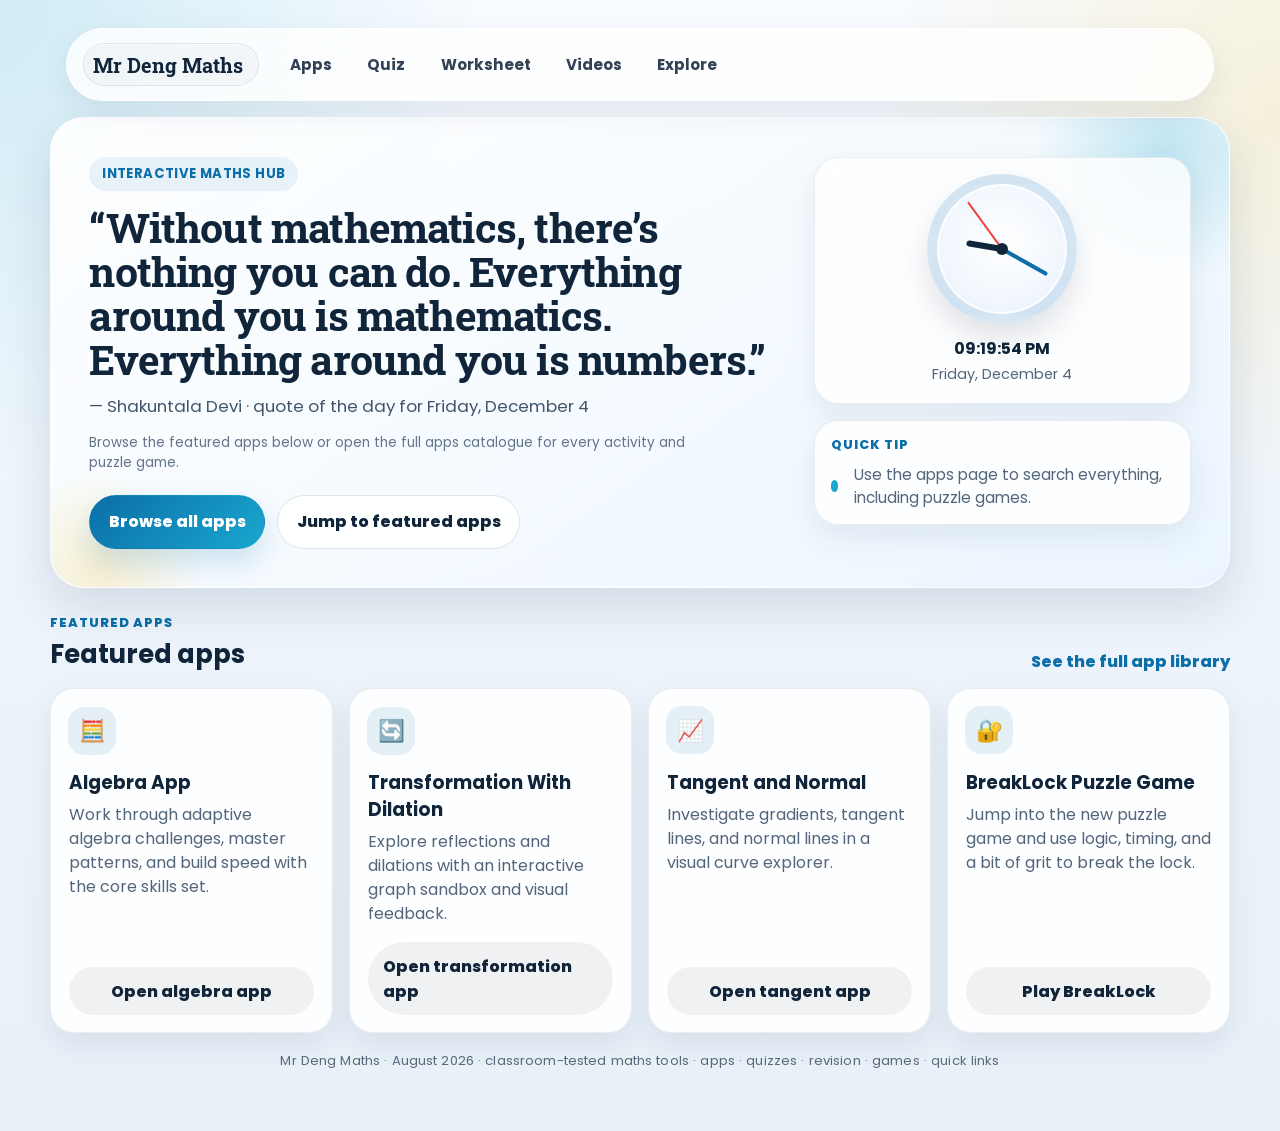
<file: index.html>
﻿<!DOCTYPE html>
<html lang="en">
<head>
    <meta charset="UTF-8">
    <meta name="viewport" content="width=device-width, initial-scale=1.0">
    <title>Mr Deng Maths</title>
    <link rel="preconnect" href="https://fonts.googleapis.com">
    <link rel="preconnect" href="https://fonts.gstatic.com" crossorigin>
    <link href="https://fonts.googleapis.com/css2?family=Poppins:wght@400;600;700;800&family=Roboto+Slab:wght@700&display=swap" rel="stylesheet">
    <style>
        :root {
            --ink: #10243a;
            --muted: #52657a;
            --bg: #eef4fb;
            --card: rgba(255, 255, 255, 0.88);
            --line: rgba(16, 36, 58, 0.12);
            --blue: #0b6ea8;
            --cyan: #19a7ce;
            --gold: #f2b705;
            --shadow: 0 18px 48px rgba(16, 36, 58, 0.12);
            --radius: 22px;
        }

        * { box-sizing: border-box; }
        html { scroll-behavior: smooth; }
        body {
            margin: 0;
            font-family: 'Poppins', sans-serif;
            color: var(--ink);
            background:
                radial-gradient(circle at top left, rgba(25, 167, 206, 0.18), transparent 28%),
                radial-gradient(circle at right 10%, rgba(242, 183, 5, 0.14), transparent 24%),
                linear-gradient(180deg, #f8fbff 0%, #edf4fb 48%, #e8f0f8 100%);
        }

        a { color: inherit; }

        .shell {
            width: min(1180px, calc(100% - 2rem));
            margin: 0 auto;
            padding: 1rem 0 3rem;
        }

        .topbar {
            position: sticky;
            top: 0.75rem;
            z-index: 50;
            margin-bottom: 1.25rem;
            padding: 0.9rem 1.1rem;
            border: 1px solid rgba(255,255,255,0.65);
            border-radius: 999px;
            background: rgba(255,255,255,0.74);
            backdrop-filter: blur(16px);
            box-shadow: 0 10px 30px rgba(16, 36, 58, 0.08);
        }

        .topbar-inner {
            display: flex;
            align-items: center;
            justify-content: space-between;
            gap: 1rem;
            flex-wrap: wrap;
        }

        .topbar-brand {
            display: flex;
            align-items: center;
            gap: 1rem;
            flex-wrap: wrap;
        }

        .topbar-title {
            font-family: 'Roboto Slab', serif;
            font-size: 1.25rem;
            color: var(--ink);
            margin: 0;
            white-space: nowrap;
            text-decoration: none;
            font-weight: 700;
        }

        .topbar-nav {
            display: flex;
            align-items: center;
            gap: 0.4rem;
        }

        .topbar-link {
            text-decoration: none;
            color: #334155;
            font-weight: 600;
            padding: 0.45rem 0.8rem;
            border-radius: 999px;
            transition: background-color 0.2s ease, color 0.2s ease;
        }

        .topbar-link:hover,
        .topbar-link.active {
            background-color: var(--blue);
            color: #ffffff;
        }

        .hero {
            position: relative;
            overflow: hidden;
            border-radius: 34px;
            padding: clamp(1.5rem, 3vw, 3rem);
            background: linear-gradient(145deg, rgba(255,255,255,0.92), rgba(235,245,255,0.92));
            border: 1px solid rgba(255,255,255,0.75);
            box-shadow: var(--shadow);
        }

        .hero::before,
        .hero::after {
            content: '';
            position: absolute;
            border-radius: 999px;
            pointer-events: none;
        }

        .hero::before {
            width: 18rem;
            height: 18rem;
            right: -5rem;
            top: -7rem;
            background: radial-gradient(circle, rgba(25,167,206,0.24), transparent 65%);
        }

        .hero::after {
            width: 14rem;
            height: 14rem;
            left: -4rem;
            bottom: -6rem;
            background: radial-gradient(circle, rgba(242,183,5,0.18), transparent 65%);
        }

        .hero-grid {
            position: relative;
            display: grid;
            grid-template-columns: minmax(0, 1.3fr) minmax(260px, 0.7fr);
            gap: 1.5rem;
            align-items: stretch;
            z-index: 1;
        }

        .eyebrow {
            display: inline-flex;
            align-items: center;
            gap: 0.45rem;
            padding: 0.45rem 0.8rem;
            border-radius: 999px;
            background: rgba(11, 110, 168, 0.08);
            color: var(--blue);
            font-weight: 700;
            font-size: 0.82rem;
            letter-spacing: 0.03em;
            text-transform: uppercase;
        }

        .hero h2 {
            margin: 0.85rem 0 0.7rem;
            font-family: 'Roboto Slab', serif;
            font-size: clamp(1.55rem, 3.2vw, 2.8rem);
            line-height: 1.08;
            letter-spacing: -0.02em;
        }

        .hero p {
            margin: 0;
            font-size: 1.05rem;
            max-width: 44rem;
            color: #41566a;
        }

        .hero-note {
            margin-top: 0.9rem;
            font-size: 0.85rem;
            color: #64748b;
            max-width: 40rem;
        }

        .hero-actions {
            display: flex;
            gap: 0.75rem;
            flex-wrap: wrap;
            margin-top: 1.35rem;
        }

        .button {
            display: inline-flex;
            align-items: center;
            justify-content: center;
            gap: 0.45rem;
            padding: 0.85rem 1.15rem;
            border-radius: 999px;
            text-decoration: none;
            font-weight: 800;
            border: 1px solid transparent;
            transition: transform 0.2s ease, box-shadow 0.2s ease, background 0.2s ease;
        }

        .button:hover { transform: translateY(-2px); }
        .button.primary {
            background: linear-gradient(135deg, var(--blue), var(--cyan));
            color: white;
            box-shadow: 0 14px 28px rgba(11, 110, 168, 0.18);
        }
        .button.secondary {
            background: rgba(255,255,255,0.88);
            color: var(--ink);
            border-color: rgba(16, 36, 58, 0.12);
        }

        .hero-panel {
            display: grid;
            gap: 1rem;
            align-content: start;
        }

        .clock-card,
        .quote-card,
        .pulse-card {
            background: rgba(255,255,255,0.8);
            border: 1px solid rgba(16, 36, 58, 0.08);
            border-radius: 24px;
            box-shadow: 0 12px 30px rgba(16, 36, 58, 0.08);
            backdrop-filter: blur(12px);
        }

        .clock-card {
            padding: 1rem 1rem 1.1rem;
            display: grid;
            gap: 0.75rem;
            justify-items: center;
        }

        .clock-face {
            width: 150px;
            aspect-ratio: 1;
            border-radius: 50%;
            position: relative;
            background: radial-gradient(circle at 50% 45%, #ffffff 0, #f3f8fe 55%, #e6eef8 100%);
            border: 10px solid rgba(11, 110, 168, 0.12);
            box-shadow: inset 0 0 0 2px rgba(255,255,255,0.85), 0 16px 30px rgba(16, 36, 58, 0.12);
        }

        .clock-center {
            position: absolute;
            left: 50%;
            top: 50%;
            width: 12px;
            height: 12px;
            border-radius: 50%;
            background: var(--ink);
            transform: translate(-50%, -50%);
            z-index: 4;
        }

        .hand {
            position: absolute;
            left: 50%;
            bottom: 50%;
            transform-origin: 50% 100%;
            transform: translateX(-50%) rotate(0deg);
            border-radius: 999px;
            z-index: 3;
        }

        .hand.hour { width: 6px; height: 36px; background: var(--ink); }
        .hand.minute { width: 4px; height: 52px; background: var(--blue); }
        .hand.second { width: 2px; height: 58px; background: #ef4444; }

        .clock-label { text-align: center; }
        .clock-label strong {
            display: block;
            font-size: 1rem;
        }
        .clock-label span {
            color: var(--muted);
            font-size: 0.9rem;
        }

        .quote-card .label,
        .pulse-card .label,
        .section-label {
            font-size: 0.8rem;
            font-weight: 800;
            text-transform: uppercase;
            letter-spacing: 0.08em;
            color: var(--blue);
        }

        .quote-card blockquote {
            margin: 0.65rem 0 0;
            font-size: 1rem;
            line-height: 1.55;
            color: var(--ink);
        }

        .quote-card footer {
            margin-top: 0.6rem;
            color: var(--muted);
            font-size: 0.9rem;
        }

        .pulse-card {
            padding: 0.95rem 1rem;
            display: grid;
            gap: 0.55rem;
        }

        .pulse-row {
            display: flex;
            justify-content: space-between;
            align-items: center;
            gap: 1rem;
            font-size: 0.95rem;
            color: var(--muted);
        }

        .pulse-dot {
            width: 0.72rem;
            height: 0.72rem;
            border-radius: 50%;
            background: var(--cyan);
            box-shadow: 0 0 0 0 rgba(25, 167, 206, 0.28);
            animation: pulse 1.8s infinite;
        }

        @keyframes pulse {
            0% { box-shadow: 0 0 0 0 rgba(25, 167, 206, 0.34); }
            70% { box-shadow: 0 0 0 14px rgba(25, 167, 206, 0); }
            100% { box-shadow: 0 0 0 0 rgba(25, 167, 206, 0); }
        }

        .featured { margin-top: 1.35rem; }

        .section-header {
            display: flex;
            justify-content: space-between;
            align-items: end;
            gap: 1rem;
            margin: 1.6rem 0 0.85rem;
            flex-wrap: wrap;
        }

        .section-header h3 {
            margin: 0.2rem 0 0;
            font-size: clamp(1.35rem, 2vw, 2rem);
        }

        .section-header p {
            margin: 0;
            color: var(--muted);
        }

        .featured-grid {
            display: grid;
            grid-template-columns: repeat(4, minmax(0, 1fr));
            gap: 1rem;
        }

        .featured-card {
            display: flex;
            flex-direction: column;
            justify-content: space-between;
            min-height: 240px;
            padding: 1.1rem;
            border-radius: 24px;
            text-decoration: none;
            background: var(--card);
            border: 1px solid rgba(16, 36, 58, 0.08);
            box-shadow: 0 12px 30px rgba(16, 36, 58, 0.08);
            backdrop-filter: blur(8px);
            transition: transform 0.2s ease, box-shadow 0.2s ease;
        }

        .featured-card:hover {
            transform: translateY(-5px);
            box-shadow: 0 18px 38px rgba(16, 36, 58, 0.12);
        }

        .featured-card .icon {
            width: 3rem;
            height: 3rem;
            border-radius: 16px;
            display: grid;
            place-items: center;
            font-size: 1.35rem;
            background: rgba(11, 110, 168, 0.1);
        }

        .featured-card h4 {
            margin: 0.95rem 0 0.45rem;
            font-size: 1.15rem;
        }

        .featured-card p {
            margin: 0;
            color: var(--muted);
            line-height: 1.5;
        }

        .featured-card .cta {
            margin-top: 1rem;
            display: inline-flex;
            align-items: center;
            justify-content: center;
            padding: 0.7rem 0.95rem;
            border-radius: 999px;
            background: rgba(16, 36, 58, 0.06);
            font-weight: 800;
        }

        .mini-footer {
            margin-top: 1.1rem;
            font-size: 0.82rem;
            color: #5b6b7d;
            text-align: center;
            letter-spacing: 0.01em;
            line-height: 1.45;
        }

        .floating-clock {
            position: fixed;
            right: 1rem;
            bottom: 1rem;
            width: 126px;
            z-index: 60;
            display: none;
        }

        .floating-clock .clock-face {
            width: 126px;
            border-width: 8px;
        }

        .floating-clock .clock-face::before {
            content: '';
            position: absolute;
            inset: 12px;
            border-radius: 50%;
            border: 1px dashed rgba(16, 36, 58, 0.12);
        }

        .section-link {
            color: var(--blue);
            text-decoration: none;
            font-weight: 800;
        }

        @media (max-width: 1024px) {
            .hero-grid, .featured-grid { grid-template-columns: 1fr 1fr; }
            .featured-card { min-height: 220px; }
        }

        @media (max-width: 720px) {
            .shell { width: min(100% - 1rem, 100%); }
            .topbar { border-radius: 24px; }
            .hero-grid, .featured-grid { grid-template-columns: 1fr; }
            .topbar-inner { justify-content: center; }
            .brand { width: 100%; justify-content: center; text-align: center; }
            .nav-links { justify-content: center; }
            .hero h2 { font-size: clamp(2rem, 11vw, 3rem); }
            .floating-clock { display: block; }
        }
    </style>
</head>
<body>
    <div class="shell">
        <header class="topbar" aria-label="Main navigation">
            <div class="topbar-inner">
                <div class="topbar-brand">
                    <a href="./" class="topbar-title">Mr Deng Maths</a>
                    <nav class="topbar-nav" aria-label="Primary navigation">
                        <a class="topbar-link" href="./app/">Apps</a>
                        <a class="topbar-link" href="./quiz/">Quiz</a>
                        <a class="topbar-link" href="./worksheet/">Worksheet</a>
                        <a class="topbar-link" href="./videos/">Videos</a>
                        <a class="topbar-link" href="./explore/">Explore</a>
                    </nav>
                </div>
            </div>
        </header>

        <main>
            <section class="hero" aria-labelledby="hero-title">
                <div class="hero-grid">
                    <div>
                        <span class="eyebrow">Interactive maths hub</span>
                        <h2 id="hero-title">Loading quote of the day...</h2>
                        <p id="hero-subtitle">A daily maths quote appears here and changes with the date.</p>
                        <div class="hero-note">Browse the featured apps below or open the full apps catalogue for every activity and puzzle game.</div>
                        <div class="hero-actions">
                            <a class="button primary" href="./app/">Browse all apps</a>
                            <a class="button secondary" href="#featured-apps">Jump to featured apps</a>
                        </div>
                    </div>

                    <aside class="hero-panel" aria-label="Daily maths widgets">
                        <div class="clock-card">
                            <div class="clock-face" id="clockFace" aria-label="Analogue clock">
                                <span class="hand hour" id="hourHand"></span>
                                <span class="hand minute" id="minuteHand"></span>
                                <span class="hand second" id="secondHand"></span>
                                <span class="clock-center"></span>
                            </div>
                            <div class="clock-label">
                                <strong id="clockTime">--:--:--</strong>
                                <span id="clockDate">Loading date...</span>
                            </div>
                        </div>
                        <div class="pulse-card">
                            <div class="label">Quick tip</div>
                            <div class="pulse-row"><span class="pulse-dot"></span><span>Use the apps page to search everything, including puzzle games.</span></div>
                        </div>
                    </aside>
                </div>
            </section>

            <section class="featured" id="featured-apps" aria-labelledby="featured-title">
                <div class="section-header">
                    <div>
                        <div class="section-label">Featured apps</div>
                        <h3 id="featured-title">Featured apps</h3>
                    </div>
                    <p><a class="section-link" href="./app/">See the full app library</a></p>
                </div>

                <div class="featured-grid">
                    <a class="featured-card" href="./app/algebra-app/">
                        <div>
                            <div class="icon" aria-hidden="true">🧮</div>
                            <h4>Algebra App</h4>
                            <p>Work through adaptive algebra challenges, master patterns, and build speed with the core skills set.</p>
                        </div>
                        <span class="cta">Open algebra app</span>
                    </a>

                    <a class="featured-card" href="./app/transformation-with-dilation/">
                        <div>
                            <div class="icon" aria-hidden="true">🔄</div>
                            <h4>Transformation With Dilation</h4>
                            <p>Explore reflections and dilations with an interactive graph sandbox and visual feedback.</p>
                        </div>
                        <span class="cta">Open transformation app</span>
                    </a>

                    <a class="featured-card" href="./app/tangent-and-normal/">
                        <div>
                            <div class="icon" aria-hidden="true">📈</div>
                            <h4>Tangent and Normal</h4>
                            <p>Investigate gradients, tangent lines, and normal lines in a visual curve explorer.</p>
                        </div>
                        <span class="cta">Open tangent app</span>
                    </a>

                    <a class="featured-card" href="./app/puzzle-game-collection/breaklock-puzzle-game/">
                        <div>
                            <div class="icon" aria-hidden="true">🔐</div>
                            <h4>BreakLock Puzzle Game</h4>
                            <p>Jump into the new puzzle game and use logic, timing, and a bit of grit to break the lock.</p>
                        </div>
                        <span class="cta">Play BreakLock</span>
                    </a>
                </div>
            </section>

            <p class="mini-footer">Mr Deng Maths · August 2026 · classroom-tested maths tools · apps · quizzes · revision · games · quick links</p>
        </main>
    </div>

    <div class="floating-clock" aria-hidden="true">
        <div class="clock-face">
            <span class="hand hour" id="floatingHourHand"></span>
            <span class="hand minute" id="floatingMinuteHand"></span>
            <span class="hand second" id="floatingSecondHand"></span>
            <span class="clock-center"></span>
        </div>
    </div>

    <script>
        const quotes = [
            { text: 'Pure mathematics is, in its way, the poetry of logical ideas.', author: 'Albert Einstein' },
            { text: 'The essence of mathematics is not to make simple things complicated, but to make complicated things simple.', author: 'Stan Gudder' },
            { text: 'Go down deep enough into anything and you will find mathematics.', author: 'Dean Schlicter' },
            { text: 'Mathematics is the music of reason.', author: 'James Joseph Sylvester' },
            { text: 'Mathematics is a place where you can do things which you can not do in the real world.', author: 'Marcus du Sautoy' },
            { text: 'Without mathematics, there’s nothing you can do. Everything around you is mathematics. Everything around you is numbers.', author: 'Shakuntala Devi' },
            { text: 'Mathematics knows no races or geographic boundaries; for mathematics, the cultural world is one country.', author: 'David Hilbert' }
        ];

        function seededIndex(date) {
            const value = date.getFullYear() * 1000 + date.getMonth() * 50 + date.getDate();
            return value % quotes.length;
        }

        function updateClock() {
            const now = new Date();
            const hours = now.getHours();
            const minutes = now.getMinutes();
            const seconds = now.getSeconds();

            const hourRotation = (hours % 12) * 30 + minutes * 0.5;
            const minuteRotation = minutes * 6 + seconds * 0.1;
            const secondRotation = seconds * 6;

            const hands = [
                ['hourHand', hourRotation],
                ['minuteHand', minuteRotation],
                ['secondHand', secondRotation],
                ['floatingHourHand', hourRotation],
                ['floatingMinuteHand', minuteRotation],
                ['floatingSecondHand', secondRotation]
            ];

            hands.forEach(([id, rotation]) => {
                const element = document.getElementById(id);
                if (element) {
                    element.style.transform = `translateX(-50%) rotate(${rotation}deg)`;
                }
            });

            const timeOptions = { hour: '2-digit', minute: '2-digit', second: '2-digit' };
            const dateOptions = { weekday: 'long', day: 'numeric', month: 'long' };
            const timeText = now.toLocaleTimeString([], timeOptions);
            const dateText = now.toLocaleDateString([], dateOptions);

            const timeElement = document.getElementById('clockTime');
            const dateElement = document.getElementById('clockDate');
            if (timeElement) timeElement.textContent = timeText;
            if (dateElement) dateElement.textContent = dateText;
        }

        function updateQuote() {
            const now = new Date();
            const quote = quotes[seededIndex(now)];
            const quoteElement = document.getElementById('mathQuote');
            const authorElement = document.getElementById('mathQuoteAuthor');
            const heroTitle = document.getElementById('hero-title');
            const heroSubtitle = document.getElementById('hero-subtitle');
            if (quoteElement) quoteElement.textContent = quote.text;
            if (authorElement) authorElement.textContent = `— ${quote.author}`;
            if (heroTitle) heroTitle.textContent = `“${quote.text}”`;
            if (heroSubtitle) heroSubtitle.textContent = `— ${quote.author} · quote of the day for ${now.toLocaleDateString([], { weekday: 'long', day: 'numeric', month: 'long' })}`;
        }

        updateClock();
        updateQuote();
        setInterval(updateClock, 1000);
    </script>
    <script src='./site-nav.js'></script>
</body>
</html>
</file>
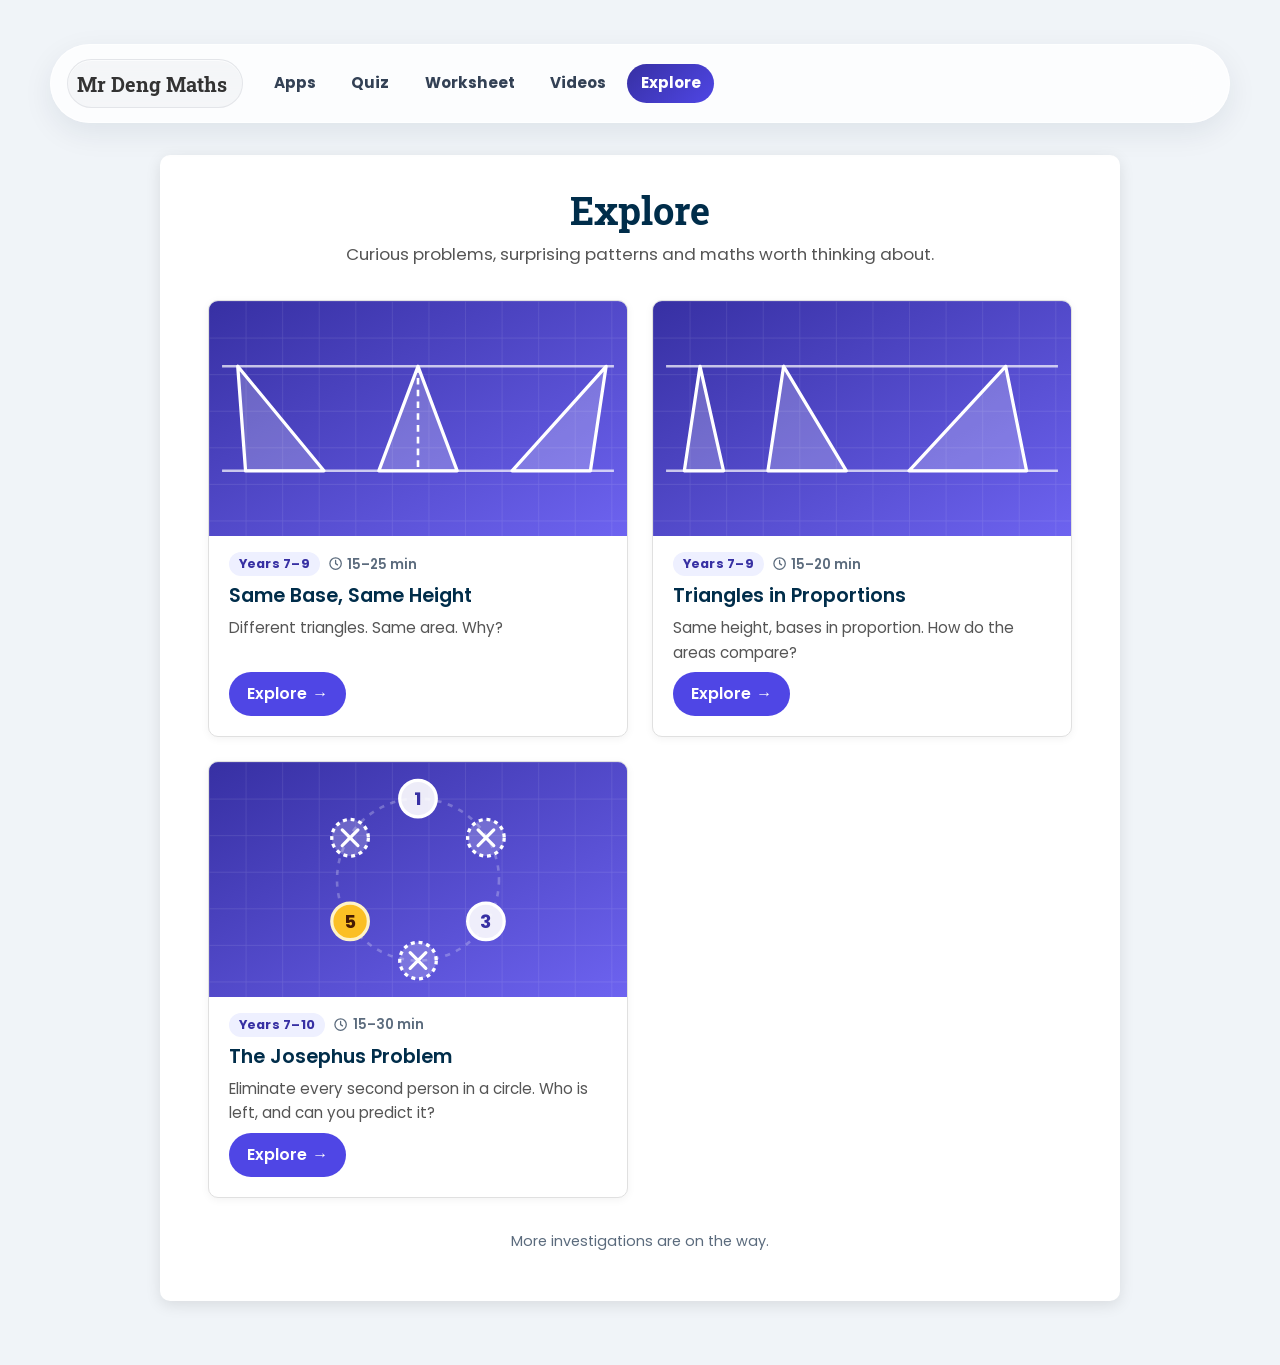
<file: explore/index.html>
<!DOCTYPE html>
<html lang="en">
<head>
    <meta charset="UTF-8">
    <meta name="viewport" content="width=device-width, initial-scale=1.0">
    <title>Explore | Mr Deng Maths</title>
    <link rel="preconnect" href="https://fonts.googleapis.com">
    <link rel="preconnect" href="https://fonts.gstatic.com" crossorigin>
    <link href="https://fonts.googleapis.com/css2?family=Poppins:wght@400;500;600;700&family=Roboto+Slab:wght@700&display=swap" rel="stylesheet">
    <link rel="stylesheet" href="./explore.css">
</head>
<body>
    <header class="topbar">
        <div class="topbar-inner">
            <div class="topbar-brand">
                <a href="../" class="topbar-title">Mr Deng Maths</a>
                <nav class="topbar-nav" aria-label="Primary navigation">
                    <a href="../app/" class="topbar-link">Apps</a>
                    <a href="../quiz/" class="topbar-link">Quiz</a>
                    <a href="../worksheet/" class="topbar-link">Worksheet</a>
                    <a href="../videos/" class="topbar-link">Videos</a>
                    <a href="./" class="topbar-link active">Explore</a>
                </nav>
            </div>
        </div>
    </header>

    <main class="container landing">
        <h1>Explore</h1>
        <p class="subtitle">Curious problems, surprising patterns and maths worth thinking about.</p>

        <!--
            Each activity is one <li> below. The data-* attributes hold its metadata so that filters (year level, type, difficulty, time) can be added later by reading them from the DOM, without changing the card markup.
        -->

        <ul class="activity-list" id="activityGrid" aria-label="Investigations">
            <li>
                <article class="activity-card"
                         data-years="7,8,9"
                         data-type="investigation"
                         data-difficulty="intermediate"
                         data-minutes-min="15"
                         data-minutes-max="25">
                    <div class="activity-art">
                        <svg viewBox="0 0 320 180" role="img" aria-label="Three triangles of different shapes standing on one line, with their top vertices on a parallel line above">
                            <defs>
                                <linearGradient id="art-bg" x1="0" y1="0" x2="1" y2="1">
                                    <stop offset="0" stop-color="#3730a3"/>
                                    <stop offset="1" stop-color="#6d63f0"/>
                                </linearGradient>
                                <pattern id="art-grid" width="28" height="28" patternUnits="userSpaceOnUse">
                                    <path d="M28 0H0V28" fill="none" stroke="#ffffff" stroke-opacity="0.12"/>
                                </pattern>
                            </defs>
                            <rect width="320" height="180" fill="url(#art-bg)"/>
                            <rect width="320" height="180" fill="url(#art-grid)"/>
                            <g fill="none" stroke="#ffffff" stroke-opacity="0.7" stroke-width="2">
                                <line x1="10" y1="50" x2="310" y2="50"/>
                                <line x1="10" y1="130" x2="310" y2="130"/>
                            </g>
                            <g fill="#ffffff" fill-opacity="0.22" stroke="#ffffff" stroke-width="2.5" stroke-linejoin="round">
                                <polygon points="28,130 88,130 22,50"/>
                                <polygon points="130,130 190,130 160,50"/>
                                <polygon points="232,130 292,130 304,50"/>
                            </g>
                            <line x1="160" y1="50" x2="160" y2="130" stroke="#ffffff" stroke-width="2" stroke-dasharray="5 4"/>
                        </svg>
                    </div>
                    <div class="activity-body">
                        <div class="activity-meta">
                            <span class="badge">Years 7–9</span>
                            <span class="time-chip">
                                <svg viewBox="0 0 24 24" aria-hidden="true" focusable="false"><circle cx="12" cy="12" r="9"/><path d="M12 7v5l3 2"/></svg>
                                15–25 min
                            </span>
                        </div>
                        <h2 class="activity-title">Same Base, Same Height</h2>
                        <p class="activity-desc">Different triangles. Same area. Why?</p>
                        <a class="activity-cta" href="./same-base-same-height/">Explore <span class="sr-only">Same Base, Same Height</span><span aria-hidden="true">→</span></a>
                    </div>
                </article>
            </li>
            <li>
                <article class="activity-card"
                         data-years="7,8,9"
                         data-type="investigation"
                         data-difficulty="intermediate"
                         data-minutes-min="15"
                         data-minutes-max="20">
                    <div class="activity-art">
                        <svg viewBox="0 0 320 180" role="img" aria-label="Three triangles between parallel lines with bases in the ratio 1 to 2 to 3">
                            <rect width="320" height="180" fill="url(#art-bg)"/>
                            <rect width="320" height="180" fill="url(#art-grid)"/>
                            <g fill="none" stroke="#ffffff" stroke-opacity="0.7" stroke-width="2">
                                <line x1="10" y1="50" x2="310" y2="50"/>
                                <line x1="10" y1="130" x2="310" y2="130"/>
                            </g>
                            <g fill="#ffffff" fill-opacity="0.22" stroke="#ffffff" stroke-width="2.5" stroke-linejoin="round">
                                <polygon points="24,130 54,130 36,50"/>
                                <polygon points="88,130 148,130 100,50"/>
                                <polygon points="196,130 286,130 270,50"/>
                            </g>
                        </svg>
                    </div>
                    <div class="activity-body">
                        <div class="activity-meta">
                            <span class="badge">Years 7–9</span>
                            <span class="time-chip">
                                <svg viewBox="0 0 24 24" aria-hidden="true" focusable="false"><circle cx="12" cy="12" r="9"/><path d="M12 7v5l3 2"/></svg>
                                15–20 min
                            </span>
                        </div>
                        <h2 class="activity-title">Triangles in Proportions</h2>
                        <p class="activity-desc">Same height, bases in proportion. How do the areas compare?</p>
                        <a class="activity-cta" href="./triangles-in-proportions/">Explore <span class="sr-only">Triangles in Proportions</span><span aria-hidden="true">→</span></a>
                    </div>
                </article>
            </li>
            <li>
                <article class="activity-card"
                         data-years="7,8,9,10"
                         data-type="simulation"
                         data-difficulty="intermediate"
                         data-minutes-min="15"
                         data-minutes-max="30">
                    <div class="activity-art">
                        <svg viewBox="0 0 320 180" role="img" aria-label="A circle of numbered people, with some crossed out and one highlighted as the survivor">
                            <rect width="320" height="180" fill="url(#art-bg)"/>
                            <rect width="320" height="180" fill="url(#art-grid)"/>
                            <circle cx="160" cy="90" r="62" fill="none" stroke="#ffffff" stroke-opacity="0.25" stroke-width="2" stroke-dasharray="4 5"/>
                            <g stroke="#ffffff" stroke-width="2.5">
                                <circle cx="160" cy="28" r="14" fill="#ffffff" fill-opacity="0.9"/>
                                <circle cx="212" cy="58" r="14" fill="#ffffff" fill-opacity="0.2" stroke-dasharray="3 3"/>
                                <circle cx="212" cy="122" r="14" fill="#ffffff" fill-opacity="0.9"/>
                                <circle cx="160" cy="152" r="14" fill="#ffffff" fill-opacity="0.2" stroke-dasharray="3 3"/>
                                <circle cx="108" cy="122" r="14" fill="#fbbf24" stroke="#fef3c7"/>
                                <circle cx="108" cy="58" r="14" fill="#ffffff" fill-opacity="0.2" stroke-dasharray="3 3"/>
                            </g>
                            <g stroke="#ffffff" stroke-width="2.5" stroke-linecap="round">
                                <path d="M206 52L218 64M218 52L206 64"/>
                                <path d="M154 146L166 158M166 146L154 158"/>
                                <path d="M102 52L114 64M114 52L102 64"/>
                            </g>
                            <g font-family="Poppins, sans-serif" font-size="14" font-weight="700" text-anchor="middle">
                                <text x="160" y="33" fill="#3730a3">1</text>
                                <text x="212" y="127" fill="#3730a3">3</text>
                                <text x="108" y="127" fill="#451a03">5</text>
                            </g>
                        </svg>
                    </div>
                    <div class="activity-body">
                        <div class="activity-meta">
                            <span class="badge">Years 7–10</span>
                            <span class="time-chip">
                                <svg viewBox="0 0 24 24" aria-hidden="true" focusable="false"><circle cx="12" cy="12" r="9"/><path d="M12 7v5l3 2"/></svg>
                                15–30 min
                            </span>
                        </div>
                        <h2 class="activity-title">The Josephus Problem</h2>
                        <p class="activity-desc">Eliminate every second person in a circle. Who is left, and can you predict it?</p>
                        <a class="activity-cta" href="./josephus-problem/">Explore <span class="sr-only">The Josephus Problem</span><span aria-hidden="true">→</span></a>
                    </div>
                </article>
            </li>
        </ul>

        <p class="landing-note">More investigations are on the way.</p>
    </main>

    <script src="../site-nav.js"></script>
</body>
</html>
</file>
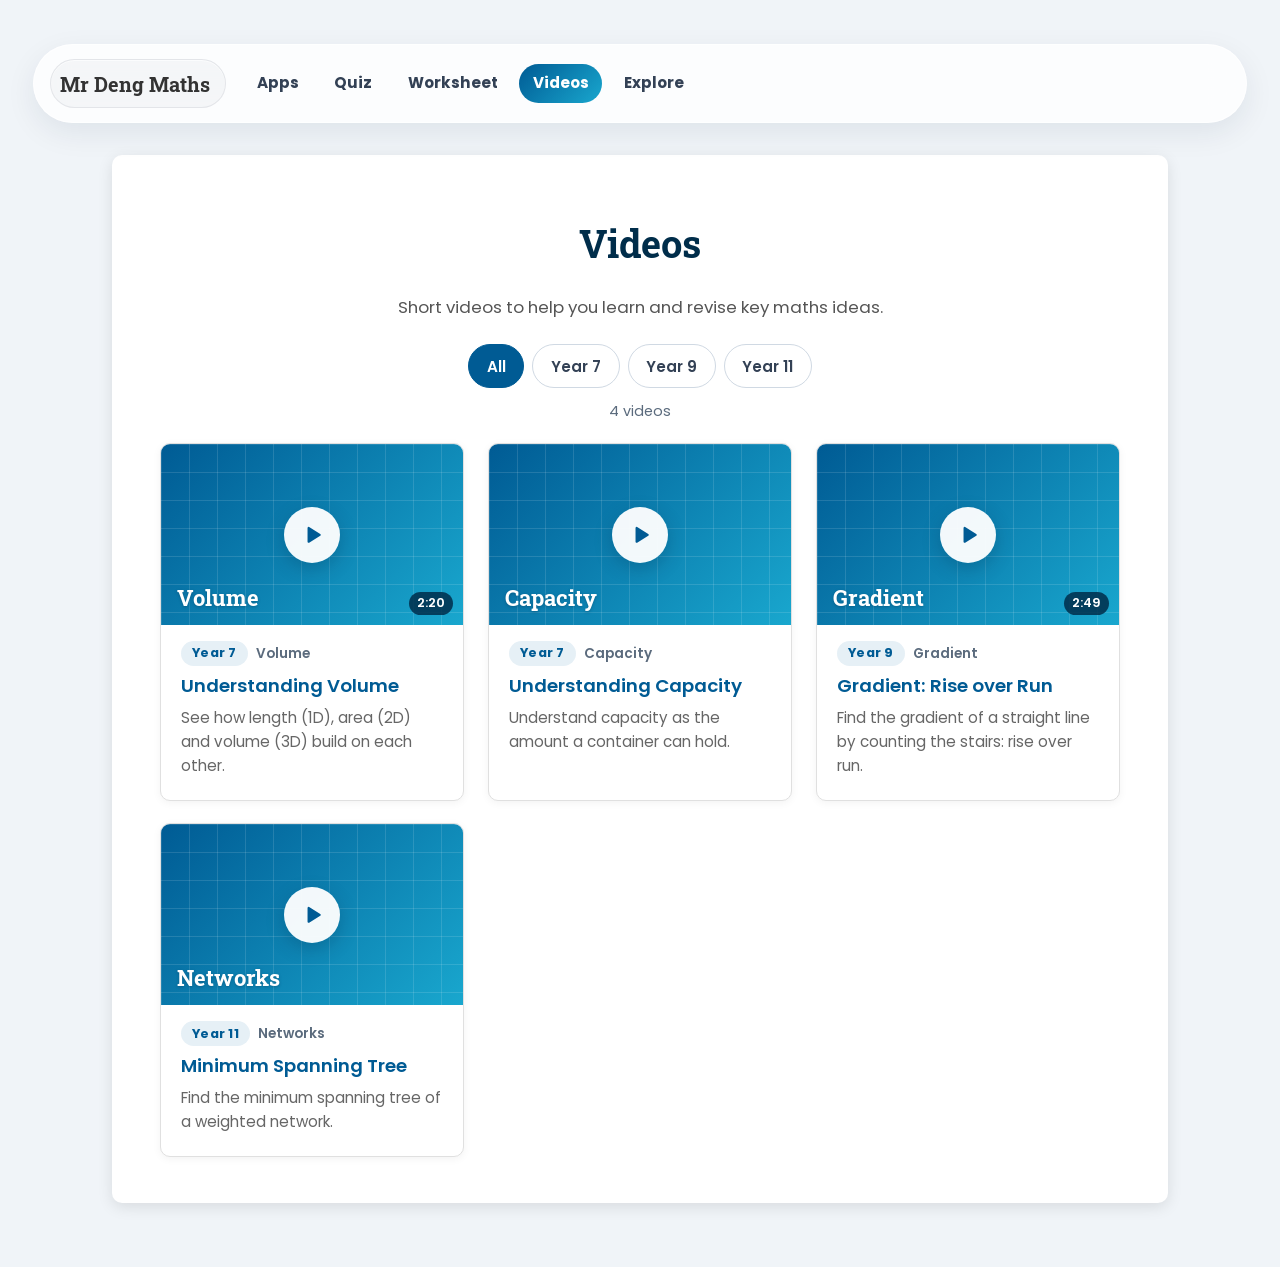
<file: videos/index.html>
<!DOCTYPE html>
<html lang="en">
<head>
    <meta charset="UTF-8">
    <meta name="viewport" content="width=device-width, initial-scale=1.0">
    <title>Maths Videos</title>
    <link rel="preconnect" href="https://fonts.googleapis.com">
    <link rel="preconnect" href="https://fonts.gstatic.com" crossorigin>
    <link href="https://fonts.googleapis.com/css2?family=Poppins:wght@400;600;700&family=Roboto+Slab:wght@700&display=swap" rel="stylesheet">
    <style>
        :root {
            --primary-color: #005b94;
            --background-color: #f0f4f8;
            --text-color: #333;
            --header-color: #002d4a;
            --card-bg: #ffffff;
            --border-radius: 10px;
            --shadow: 0 4px 15px rgba(0, 0, 0, 0.1);
        }

        [hidden] { display: none !important; }

        html.viewer-open { overflow: hidden; }

        body {
            font-family: 'Poppins', sans-serif;
            background-color: var(--background-color);
            color: var(--text-color);
            margin: 0;
            padding: 2rem;
            text-align: center;
            line-height: 1.6;
        }

        .container {
            max-width: 960px;
            margin: 2rem auto;
            background: var(--card-bg);
            padding: 2rem 3rem 3rem 3rem;
            border-radius: var(--border-radius);
            box-shadow: var(--shadow);
        }

        h1 {
            font-family: 'Roboto Slab', serif;
            color: var(--header-color);
            font-size: 2.4em;
            margin-bottom: 0.5em;
        }

        .subtitle {
            font-size: 1.05em;
            color: #555;
            margin: 0 0 1.5rem;
        }

        .topbar {
            position: sticky;
            top: 0.75rem;
            z-index: 50;
            margin-bottom: 1.25rem;
            padding: 0.9rem 1.1rem;
            border: 1px solid rgba(255,255,255,0.65);
            border-radius: 999px;
            background: rgba(255,255,255,0.74);
            backdrop-filter: blur(16px);
            box-shadow: 0 10px 30px rgba(16, 36, 58, 0.08);
        }

        .topbar-inner {
            display: flex;
            align-items: center;
            justify-content: space-between;
            gap: 1rem;
            flex-wrap: wrap;
        }

        .topbar-brand {
            display: flex;
            align-items: center;
            gap: 1rem;
            flex-wrap: wrap;
        }

        .topbar-title {
            font-family: 'Roboto Slab', serif;
            font-size: 1.25rem;
            color: var(--header-color);
            margin: 0;
            white-space: nowrap;
            text-decoration: none;
            font-weight: 700;
        }

        .topbar-nav {
            display: flex;
            align-items: center;
            gap: 0.4rem;
        }

        .topbar-link {
            text-decoration: none;
            color: #334155;
            font-weight: 600;
            padding: 0.45rem 0.8rem;
            border-radius: 999px;
            transition: background-color 0.2s ease, color 0.2s ease;
        }

        .topbar-link:hover,
        .topbar-link.active {
            background-color: #005b94;
            color: #ffffff;
        }

        /* Filters */
        .filter-bar {
            display: flex;
            flex-wrap: wrap;
            justify-content: center;
            gap: 0.5rem;
            margin: 0 0 0.75rem;
        }

        .filter-btn {
            font-family: inherit;
            font-size: 0.95rem;
            font-weight: 600;
            color: #334155;
            background: #ffffff;
            border: 1px solid #d0d9e3;
            border-radius: 999px;
            padding: 0.55rem 1.1rem;
            min-height: 44px;
            cursor: pointer;
            transition: background-color 0.2s ease, color 0.2s ease, border-color 0.2s ease;
        }

        .filter-btn:hover {
            background: rgba(0, 91, 148, 0.08);
            border-color: rgba(0, 91, 148, 0.35);
        }

        .filter-btn[aria-pressed="true"] {
            background: var(--primary-color);
            border-color: var(--primary-color);
            color: #ffffff;
        }

        .filter-btn:focus-visible,
        .video-open:focus-visible::after,
        .viewer__close:focus-visible {
            outline: 3px solid #19a7ce;
            outline-offset: 2px;
        }

        .video-status {
            margin: 0 0 1.25rem;
            font-size: 0.9rem;
            color: #5b6b7d;
        }

        .video-empty {
            color: #555;
            margin: 2rem 0 0;
        }

        /* Cards */
        .video-list {
            list-style: none;
            margin: 0;
            padding: 0;
            display: grid;
            grid-template-columns: repeat(auto-fill, minmax(240px, 1fr));
            gap: 1.5rem;
            text-align: left;
        }

        .video-card {
            position: relative;
            height: 100%;
            display: flex;
            flex-direction: column;
            overflow: hidden;
            background: var(--card-bg);
            border: 1px solid #e0e0e0;
            border-radius: var(--border-radius);
            box-shadow: 0 2px 8px rgba(0, 0, 0, 0.05);
            transition: transform 0.2s ease, box-shadow 0.2s ease;
        }

        .video-card:hover {
            transform: translateY(-5px);
            box-shadow: var(--shadow);
        }

        .video-thumb {
            position: relative;
            aspect-ratio: 16 / 9;
            background: #dbe7f1;
            overflow: hidden;
        }

        .video-thumb__img {
            width: 100%;
            height: 100%;
            object-fit: cover;
            display: block;
        }

        .video-thumb--placeholder {
            display: flex;
            align-items: flex-end;
            padding: 0.9rem 1rem;
            background:
                linear-gradient(rgba(255,255,255,0.12) 1px, transparent 1px) 0 0 / 28px 28px,
                linear-gradient(90deg, rgba(255,255,255,0.12) 1px, transparent 1px) 0 0 / 28px 28px,
                linear-gradient(135deg, #005b94, #19a7ce);
        }

        .video-thumb__topic {
            font-family: 'Roboto Slab', serif;
            font-size: 1.35rem;
            font-weight: 700;
            color: #ffffff;
            line-height: 1.2;
            text-shadow: 0 1px 3px rgba(0, 45, 74, 0.35);
        }

        .video-thumb__play {
            position: absolute;
            top: 50%;
            left: 50%;
            width: 3.5rem;
            height: 3.5rem;
            display: grid;
            place-items: center;
            border-radius: 50%;
            background: rgba(255, 255, 255, 0.95);
            color: var(--primary-color);
            box-shadow: 0 6px 18px rgba(0, 45, 74, 0.25);
            transform: translate(-50%, -50%);
            transition: transform 0.2s ease;
        }

        .video-thumb__play svg {
            width: 1.6rem;
            height: 1.6rem;
            fill: currentColor;
        }

        .video-card:hover .video-thumb__play {
            transform: translate(-50%, -50%) scale(1.08);
        }

        .video-thumb__duration {
            position: absolute;
            right: 0.6rem;
            bottom: 0.6rem;
            padding: 0.1rem 0.5rem;
            border-radius: 999px;
            background: rgba(0, 45, 74, 0.85);
            color: #ffffff;
            font-size: 0.8rem;
            font-weight: 600;
        }

        .video-body {
            display: flex;
            flex-direction: column;
            gap: 0.45rem;
            padding: 1rem 1.25rem 1.25rem;
        }

        .video-meta {
            display: flex;
            align-items: center;
            flex-wrap: wrap;
            gap: 0.5rem;
        }

        .year-badge {
            padding: 0.15rem 0.7rem;
            border-radius: 999px;
            background: rgba(11, 110, 168, 0.1);
            color: var(--primary-color);
            font-size: 0.8rem;
            font-weight: 700;
            letter-spacing: 0.02em;
        }

        .video-topic {
            color: #5b6b7d;
            font-size: 0.85rem;
            font-weight: 600;
        }

        .video-title {
            margin: 0;
            font-size: 1.15rem;
            line-height: 1.35;
        }

        /* The title button stretches over the whole card so the entire card is clickable. */
        .video-open {
            all: unset;
            color: var(--primary-color);
            font-weight: 600;
            cursor: pointer;
        }

        .video-open::after {
            content: '';
            position: absolute;
            inset: 0;
            border-radius: var(--border-radius);
        }

        .video-desc {
            margin: 0;
            color: #666;
            font-size: 0.95em;
        }

        /* Viewer */
        .viewer {
            box-sizing: border-box;
            width: 100%;
            height: 100%;
            max-width: none;
            max-height: none;
            margin: 0;
            padding: 1rem;
            border: 0;
            background: transparent;
            color: var(--text-color);
        }

        .viewer[open] {
            display: flex;
            align-items: center;
            justify-content: center;
        }

        .viewer::backdrop {
            background: rgba(0, 29, 48, 0.6);
        }

        .viewer__panel {
            box-sizing: border-box;
            width: min(960px, 100%);
            max-height: 100%;
            overflow-y: auto;
            padding: 1.25rem 1.5rem 1.5rem;
            background: var(--card-bg);
            border-radius: var(--border-radius);
            box-shadow: 0 18px 48px rgba(16, 36, 58, 0.3);
            text-align: left;
        }

        .viewer__head {
            display: flex;
            align-items: flex-start;
            justify-content: space-between;
            gap: 1rem;
            margin-bottom: 0.9rem;
        }

        .viewer__title {
            margin: 0.35rem 0 0;
            font-family: 'Roboto Slab', serif;
            font-size: clamp(1.2rem, 3vw, 1.6rem);
            line-height: 1.25;
            color: var(--header-color);
        }

        .viewer__close {
            flex: none;
            width: 44px;
            height: 44px;
            display: grid;
            place-items: center;
            border: 1px solid #d0d9e3;
            border-radius: 50%;
            background: #ffffff;
            color: #334155;
            cursor: pointer;
            transition: background-color 0.2s ease;
        }

        .viewer__close:hover { background: rgba(0, 91, 148, 0.08); }

        .viewer__close svg {
            width: 20px;
            height: 20px;
            stroke: currentColor;
            stroke-width: 2.5;
            stroke-linecap: round;
            fill: none;
        }

        /* Fit the 16:9 frame inside the available viewport height as well as width. */
        .viewer__frame {
            position: relative;
            width: min(100%, calc((100vh - 11rem) * 16 / 9));
            min-width: min(100%, 240px);
            margin: 0 auto;
            aspect-ratio: 16 / 9;
            background: #000;
            border-radius: 8px;
            overflow: hidden;
        }

        .viewer__video {
            width: 100%;
            height: 100%;
            display: block;
            object-fit: contain;
            background: #000;
        }

        .viewer__error {
            position: absolute;
            inset: 0;
            display: grid;
            place-items: center;
            margin: 0;
            padding: 1rem;
            text-align: center;
            color: #ffffff;
            background: #10243a;
        }

        .viewer__desc {
            margin: 0.9rem 0 0;
            color: #555;
        }

        @media (max-width: 720px) {
            body { padding: 1rem 0.5rem; }
            .container { padding: 1.5rem 1rem 2rem; margin: 1rem auto; }
            h1 { font-size: 2em; }
            .topbar { border-radius: 24px; }
            .topbar-inner { justify-content: center; }
            .video-list { grid-template-columns: 1fr; }
            .viewer { padding: 0.5rem; }
            .viewer__panel { padding: 1rem; }
            .viewer__frame { width: min(100%, calc((100vh - 10rem) * 16 / 9)); }
        }

        @media (prefers-reduced-motion: reduce) {
            .video-card, .video-thumb__play, .filter-btn { transition: none; }
            .video-card:hover { transform: none; }
            .video-card:hover .video-thumb__play { transform: translate(-50%, -50%); }
        }
    </style>
</head>
<body>
    <header class="topbar">
        <div class="topbar-inner">
            <div class="topbar-brand">
                <a href="../" class="topbar-title">Mr Deng Maths</a>
                <nav class="topbar-nav" aria-label="Primary navigation">
                    <a href="../app/" class="topbar-link">Apps</a>
                    <a href="../quiz/" class="topbar-link">Quiz</a>
                    <a href="../worksheet/" class="topbar-link">Worksheet</a>
                    <a href="./" class="topbar-link active">Videos</a>
                    <a href="../explore/" class="topbar-link">Explore</a>
                </nav>
            </div>
        </div>
    </header>

    <main class="container">
        <h1>Videos</h1>
        <p class="subtitle">Short videos to help you learn and revise key maths ideas.</p>

        <div class="filter-bar" id="videoFilters" role="group" aria-label="Filter videos by year level" hidden></div>
        <p class="video-status" id="videoStatus" role="status" aria-live="polite"></p>

        <ul class="video-list" id="videoGrid" aria-label="Videos"></ul>
        <p class="video-empty" id="videoEmpty" hidden>Videos are coming soon.</p>
    </main>

    <dialog class="viewer" id="viewer" aria-labelledby="viewerTitle">
        <div class="viewer__panel">
            <div class="viewer__head">
                <div>
                    <span class="year-badge" id="viewerBadge"></span>
                    <h2 class="viewer__title" id="viewerTitle"></h2>
                </div>
                <button type="button" class="viewer__close" id="viewerClose" aria-label="Close video">
                    <svg viewBox="0 0 24 24" aria-hidden="true" focusable="false"><path d="M5 5l14 14M19 5L5 19"/></svg>
                </button>
            </div>
            <div class="viewer__frame">
                <video class="viewer__video" id="viewerVideo" controls preload="metadata" playsinline></video>
                <p class="viewer__error" id="viewerError" role="alert" hidden>Sorry, this video could not be loaded. Please try again later.</p>
            </div>
            <p class="viewer__desc" id="viewerDesc"></p>
        </div>
    </dialog>

    <script src="../site-nav.js"></script>
    <script src="./videos-data.js?v=20261021-1"></script>
    <script src="./videos.js"></script>
</body>
</html>
</file>
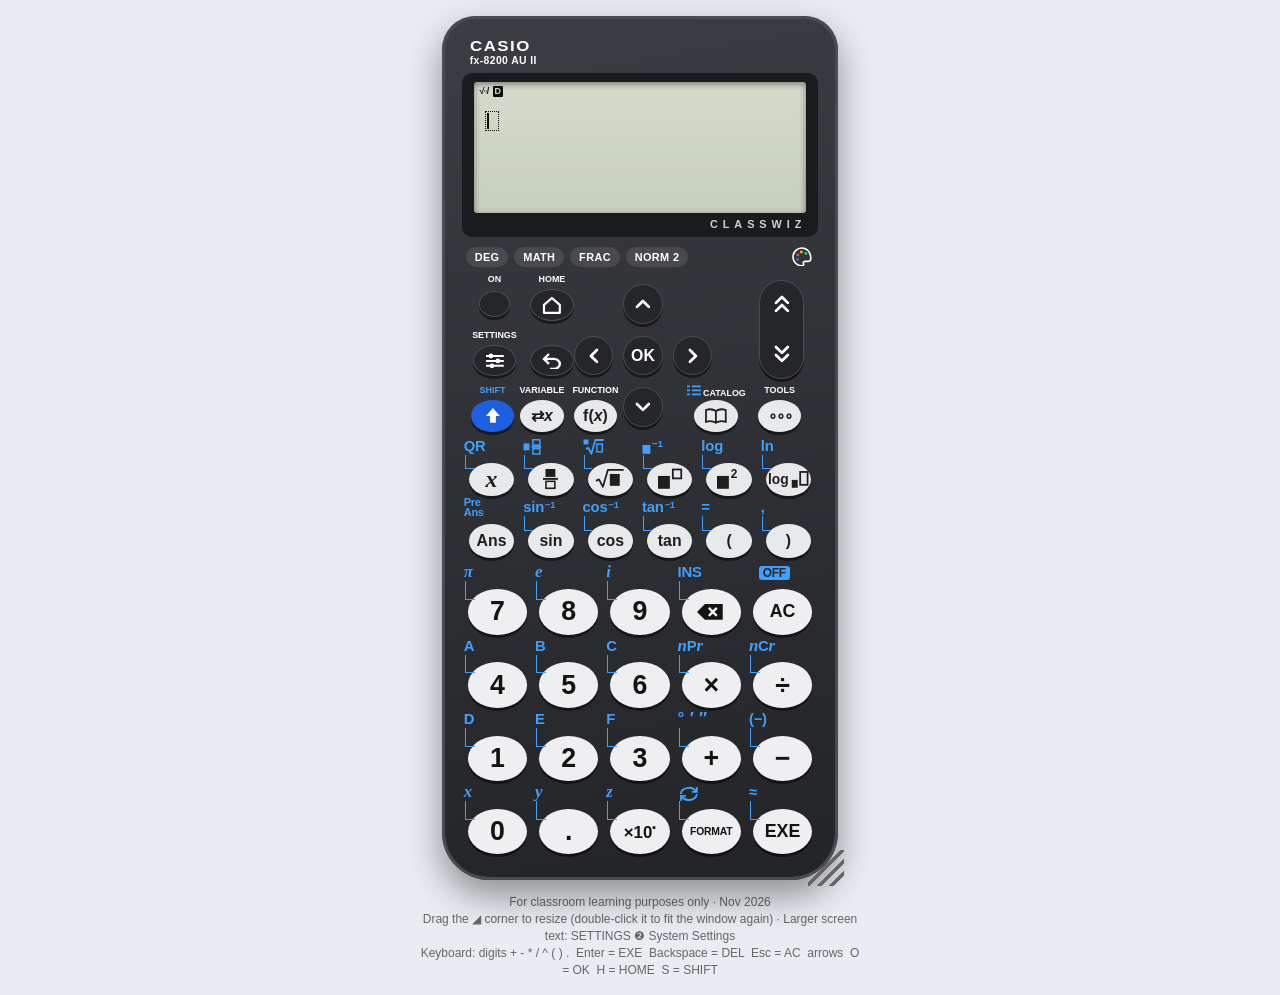
<file: app/calculator/index.html>
<!DOCTYPE html>
<html lang="en">
<head>
<meta charset="utf-8">
<meta name="viewport" content="width=device-width,initial-scale=1">
<title>fx-8200 AU II ClassWiz Simulator</title>
<style>
*{box-sizing:border-box}
body{margin:0;background:#e9ecf1;display:flex;flex-direction:column;align-items:center;font-family:Arial,Helvetica,sans-serif;padding:16px 0}
.wrap{position:relative}
.calc{width:400px;background:linear-gradient(170deg,#3b3d42,#2a2c30 40%,#232428);border-radius:34px 34px 48px 48px;padding:20px 20px 26px;
  box-shadow:0 16px 36px rgba(0,0,0,.45),inset 0 0 0 3px #4a4c52,inset 0 2px 0 #66686e;user-select:none;-webkit-user-select:none}
.grip{position:absolute;right:-6px;bottom:-6px;width:36px;height:36px;z-index:10;cursor:nwse-resize;touch-action:none;
  background:linear-gradient(135deg,transparent 45%,#666 45%,#666 52%,transparent 52%,transparent 62%,#666 62%,#666 69%,transparent 69%,transparent 79%,#666 79%,#666 86%,transparent 86%)}
.brand{color:#fff;font-weight:900;font-size:17px;line-height:18px;letter-spacing:1.5px;margin-left:8px;font-family:"Arial Black",Arial,sans-serif;transform:scaleY(.86);transform-origin:left bottom}
.model{color:#e6e6e6;font-size:10.5px;line-height:12px;font-weight:bold;margin:1px 0 7px 8px;letter-spacing:.4px}
.bezel{background:#1a1b1e;border-radius:10px;padding:9px 12px 6px}
.cw{color:#d0d0d0;text-align:right;font-size:11px;letter-spacing:5px;margin-top:5px;font-weight:bold;line-height:13px}

/* ---------- LCD ---------- */
.lcd{background:linear-gradient(#d4dbcc,#c7cfbd);height:132px;border-radius:3px;box-shadow:inset 0 2px 6px rgba(0,0,0,.45);color:#0d0d0d;position:relative;overflow:hidden;
  font-family:"Segoe UI",Roboto,Arial,sans-serif;font-weight:600}
.lcd.off{background:#b8bfb0}
.st{height:16px;font-size:10px;padding:2px 6px 0;display:flex;align-items:center;font-weight:700;position:relative;border-bottom:none!important}
.st .sl{display:flex;gap:4px;align-items:center}.st .sm{flex:1;text-align:center;font-size:10px}.st .sr{position:absolute;left:74%;top:2px;font-size:9px;line-height:12px}
.st .inv{background:#111;color:#d4dbcc;padding:0 2px;border-radius:1px;line-height:11px;font-size:9px}
.st .ic{font-size:9px;letter-spacing:-.5px}
.main{position:relative;height:114px;padding:2px 9px;font-size:19px;line-height:24px}
.inp{font-size:24px;line-height:1.4;max-height:68px;overflow:hidden;display:block;letter-spacing:.3px;padding-top:2px}
.inp .fr{font-size:.82em}
.res{position:absolute;right:10px;bottom:3px;font-size:28px;text-align:right;max-width:340px;white-space:nowrap;font-weight:700}
.res .fr{font-size:.8em}
.ph{display:inline-block;width:.6em;height:.85em;border:1.5px dotted #222;vertical-align:middle;margin:0 2px;position:relative;box-sizing:border-box}
.ph .cur{position:absolute;left:1px;top:1px;bottom:1px;height:auto;margin:0}
.cur{display:inline-block;width:2px;height:1em;background:#000;vertical-align:-.15em;animation:bl 1s steps(1) infinite;margin:0 -1px}
.cur.ov{width:12px;height:3px;vertical-align:-5px}
@keyframes bl{50%{opacity:0}}
.fr{display:inline-flex;flex-direction:column;vertical-align:middle;text-align:center;line-height:1.15em;margin:0 3px}
.fr>span{display:flex;justify-content:center;align-items:center;padding:0 3px}
.fr>span:first-child{padding-bottom:3px}.fr>span:last-child{padding-top:4px}
.fr>span:first-child{border-bottom:2px solid #111}
.sq{display:inline-flex;position:relative;white-space:nowrap;vertical-align:middle;line-height:1.15;margin:0 1px;padding-left:.6em}
.sq>.rad{position:absolute;left:0;top:0;width:.6em;height:100%;overflow:visible;display:block}
.sq::after{content:"";position:absolute;top:0;left:.5em;right:0;border-top:2px solid currentColor}
.sqb{border-top:none!important;padding:4px 3px 0 2px;display:inline-flex;align-items:center}
.sq.nr{padding-left:.95em}.sq.nr>.rad{left:.35em}.sq.nr::after{left:.85em}
.ri{position:absolute;left:0;bottom:40%;font-size:.5em;line-height:1;margin:0}.pw{font-size:.62em;vertical-align:baseline;position:relative;bottom:.8em;line-height:1;display:inline-block;margin-left:1px}.x10 .pw{vertical-align:baseline}.lb{font-size:.62em}
.bop{display:inline-flex;flex-direction:column;align-items:center;vertical-align:middle;line-height:1em;margin-right:1px}.bop .bu,.bop .bl{font-size:.55em}.bop .bs{font-size:1.15em}
.ovl{text-decoration:overline;text-decoration-thickness:2px}
.x10 sup,.res sup{font-size:.6em;vertical-align:.85em;line-height:1}
.neg{font-size:.85em;vertical-align:2px}
.pc{font-weight:700}
sup{font-size:.62em}
.mt{font-size:15px;font-weight:800;border-bottom:1.5px solid #333;margin-bottom:2px;height:23px;line-height:22px}
.mi,.li{height:27px;line-height:27px;padding:0 4px;white-space:nowrap;overflow:hidden;display:flex;align-items:center;font-size:19px;margin-right:9px}
.mi.sel{background:#111;color:#d4dbcc}
.mn{margin-right:5px;font-size:17px}
.ml{overflow:hidden;text-overflow:ellipsis}
.mv,.lv{margin-left:auto;padding-left:6px}
.fe{margin-left:6px}
.ma{margin-left:auto;padding-left:6px}
.mv+.ma{margin-left:6px}
.mi.exe .ml{font-weight:800}
.sb{position:absolute;right:2px;top:4px;bottom:4px;width:5px;border:1px solid #333}
.sb div{position:absolute;left:0;right:0;background:#111}
.err{text-align:center;padding-top:6px;font-size:18px;line-height:26px}
.err b{font-size:22px;display:block;margin-bottom:4px}
.home{display:grid;grid-template-columns:repeat(3,1fr);gap:3px;padding-top:2px}
.tile{text-align:center;font-size:15px;line-height:17px;padding:3px 0;border-radius:3px;position:relative}
.tile.sel{background:#111;color:#d4dbcc}
.tile .tn{position:absolute;right:6px;top:2px;font-size:14px}
.tile svg{width:31px;height:23.7px;display:block;margin:0 auto 2px}
table.dt{border-collapse:collapse;font-size:16px;width:calc(100% - 4px)}
table.dt td,table.dt th{border:1px solid #555;padding:0 5px;height:19px;line-height:17px;text-align:right;white-space:nowrap;overflow:hidden;max-width:130px}
table.dt th{text-align:center;font-size:15px}
table.dt td.sel{background:#111;color:#d4dbcc}
table.dt td.n{width:26px;text-align:center;font-size:13px}
.bot{position:absolute;left:8px;right:8px;bottom:3px;font-size:20px;border-top:1.5px solid #333;white-space:nowrap;overflow:hidden;display:flex;align-items:center;min-height:30px;background:#ccd3c3}
.vg{display:grid;grid-template-columns:1fr 1fr;column-gap:8px;font-size:16px}
.vc{height:22px;line-height:22px;padding:0 4px;white-space:nowrap;overflow:hidden}
.vc.sel{background:#111;color:#d4dbcc}
.cg{display:grid;grid-template-columns:repeat(3,1fr);font-size:15px}
.cc{height:21px;line-height:21px;padding:0 3px;white-space:nowrap;overflow:hidden}
.cc.sel{background:#111;color:#d4dbcc}
.pgn{position:absolute;right:6px;bottom:2px;font-size:11px}
.none{font-size:18px;line-height:26px;padding-top:2px}
.none small{font-size:14px}
/* large text option */
.lcd.big .main{font-size:22px}
.lcd.big .inp{font-size:30px;max-height:63px}.lcd.big .res{font-size:34px}
.lcd.big .mi,.lcd.big .li{height:36px;line-height:36px;font-size:23px}
.lcd.big table.dt{font-size:20px}.lcd.big table.dt td{height:26px}
.lcd.big .tile{font-size:15px;line-height:17px}

/* ---------- keys ---------- */
.top{position:relative;height:160px;margin-top:14px}
.k{position:absolute;display:flex;flex-direction:column;align-items:center;width:50px}
.tl{font-size:9px;color:#fff;font-weight:800;height:15px;white-space:nowrap;letter-spacing:0}
.tl.blue,.blue{color:#3ea0ff!important}
.btn{cursor:pointer;display:flex;align-items:center;justify-content:center;font-weight:700;transition:transform .05s,filter .05s;box-shadow:0 3px 0 rgba(0,0,0,.55)}
.btn.pr{transform:translateY(2px);box-shadow:0 1px 0 rgba(0,0,0,.55);filter:brightness(.82)}
.onk{width:32px;height:26px;border-radius:50%;background:#0d0d0f;border:1.5px solid #555;margin-top:2px}
.nav{width:44px;height:32px;border-radius:50%;background:#25262a;border:1.5px solid #4c4e54}
.lt{width:44px;height:32px;border-radius:50%;background:#e8e9eb;color:#1e1e1e;font-size:16px}
.sh{width:44px;height:32px;border-radius:50%;background:#1d5fe0}
.sh.on{background:#5aa2ff;box-shadow:0 0 10px #5aa2ff}
.pb{position:absolute;width:40px;height:40px;border-radius:50%;background:#25262a;border:1.5px solid #4c4e54;color:#fff}
.okb{font-size:16px;color:#fff}
.scroll{position:absolute;left:300px;top:6px;width:46px;height:100px;border-radius:23px;background:#25262a;border:1.5px solid #4c4e54;overflow:hidden;box-shadow:0 3px 0 rgba(0,0,0,.55)}
.sch{height:50px;display:flex;flex-direction:column;align-items:center;justify-content:center;cursor:pointer}
.sch:active{background:#3a3b40}
.dots{letter-spacing:-1px;font-size:15px}
.grid6{display:grid;grid-template-columns:repeat(6,1fr);row-gap:2px;margin-top:4px}
.grid5{display:grid;grid-template-columns:repeat(5,1fr);row-gap:2px;margin-top:6px}
.cell{display:flex;flex-direction:column;align-items:center}
.slab{height:27px;width:100%;position:relative;padding-left:5px}
.st2{color:#3ea0ff;font-weight:800;font-size:14px;line-height:15px;white-space:nowrap;display:block}
.st2 sup{font-size:.7em;vertical-align:.45em}
.two{display:inline-block;font-size:11px;line-height:10.5px}
.brk{position:absolute;left:6px;bottom:1px;width:6px;height:6px;border-left:1.6px solid #3ea0ff;border-bottom:1.6px solid #3ea0ff}
.cell:has(.two) .brk{display:none}
.mfr{display:inline-flex;flex-direction:column;font-size:.85em;line-height:.85em;vertical-align:middle}.mfr span:first-child{border-bottom:1.5px solid #3ea0ff}
.off{background:#2f8cff;color:#fff;border-radius:4px;padding:0 4px;font-size:12px}
.slab:has(.off) .brk{display:none}
.slab:has(.off){padding-left:14px}
.fk{width:46px;height:34px;border-radius:50%;background:#e8e9eb;color:#1a1a1a;font-size:17px}
.kf{font-size:16px;font-weight:700}.kf sup{font-size:.68em}.sm2{font-size:13px}
.vx{font-family:"Times New Roman",serif;font-size:24px;font-weight:600}
.nk{width:60px;height:46px;border-radius:50%;background:#efeff1;color:#141414;font-size:27px;font-weight:600}
.nk.txt{font-size:18px;font-weight:800}
.k10{font-size:17px}.k10 sup{font-size:.65em}
.kfmt{font-size:10.5px;font-weight:900;letter-spacing:-.2px}
.cyc{font-size:17px}
.calc.shifted .st2{color:#7cc2ff;text-shadow:0 0 6px rgba(80,160,255,.8)}
.foot{color:#555;font-size:12px;margin-top:14px;text-align:center;max-width:440px;line-height:17px}

/* ===================== SKIN VARIABLES & ACCURATE PRINTING ===================== */
:root{--page:#e9ecf1;--leg:#3ea0ff;--print:#fff}
body{background:var(--page);transition:background .2s}
.calc{background:linear-gradient(170deg,var(--c1),var(--c2));box-shadow:0 16px 36px rgba(0,0,0,.4),inset 0 0 0 3px var(--edge),inset 0 2px 0 rgba(255,255,255,.18)}
.brand,.model{color:var(--brand)} .cw{color:var(--brand);opacity:.8}
.bezel{background:var(--bez)}
.lcd{background:linear-gradient(var(--l1),var(--l2));color:var(--ink)}
.st{border-bottom-color:currentColor}
.st .inv,.mi.sel,.tile.sel,table.dt td.sel,.vc.sel,.cc.sel{background:var(--ink);color:var(--l1)}
.fr>span:first-child{border-bottom-color:currentColor}.sqb{border-top-color:currentColor}
.ph{border-color:currentColor}.cur{background:currentColor}
.mt,.bot{border-color:currentColor}.bot{background:var(--l2)}
table.dt td,table.dt th{border-color:currentColor}
.sb{border-color:currentColor}.sb div{background:currentColor}
.tl{color:var(--print);font-size:9px;letter-spacing:0}
.tl.blue,.blue{color:var(--leg)!important}
.btn{box-shadow:var(--kshadow);border:var(--olw) solid var(--ol)}
.nav,.pb,.scroll,.onk{background:var(--nav);color:var(--navI);border:1.5px solid var(--navE)}
body.cartoon .nav,body.cartoon .pb,body.cartoon .scroll,body.cartoon .onk{border:2px solid #111}
.okb{color:var(--navI)}
.sch:active{filter:brightness(.85)}
.lt,.fk{background:var(--fn);color:var(--fnI)}
.nk.kdig{background:var(--dig);color:var(--digI)}
.nk.kop{background:var(--op);color:var(--opI)}
.nk.kdel{background:var(--del);color:var(--delI)}
.nk.kac{background:var(--ac);color:var(--acI)}
.nk.kexe{background:var(--exe);color:var(--exeI)}
.sh{background:var(--sh);color:var(--shI)}
.sh.on{filter:brightness(1.3);box-shadow:0 0 12px var(--leg)}


/* shift legends: printed top-left of each key with an └ leader into the key */
.cell{position:relative}
.slab{height:26px;padding-left:2px;position:relative;z-index:2;pointer-events:none}
.st2{color:var(--leg);font-family:"Arial Narrow","Roboto Condensed",Arial,sans-serif;font-weight:700;font-size:15px;line-height:16px;letter-spacing:-.2px;display:inline-block;height:17px;white-space:nowrap}
.st2 i{font-family:"Times New Roman",serif;font-size:17px;font-weight:700}
.st2 sup{font-size:.62em;vertical-align:.5em;line-height:0;margin-left:1px}
.st2 .sg{display:inline-block;vertical-align:bottom}
.two{font-size:11px;line-height:9.5px;font-weight:800;margin-bottom:-1px}
.dms{font-size:17px;letter-spacing:1px}
.brk{position:absolute;left:3px;top:18px;width:9px;height:15px;border-left:1.7px solid var(--leg);border-bottom:1.7px solid var(--leg);border-color:var(--leg)}
.grid5 .brk{left:3px;top:18px;height:19px;width:10px}
.cell:has(.two) .brk{top:20px;height:12px}
.off{background:var(--leg);color:var(--c2);border-radius:3px;padding:0 4px;font-size:12px;font-weight:900;line-height:15px}
.slab:has(.off){padding-left:12px}
.calc.shifted .st2{color:var(--leg);filter:brightness(1.35);text-shadow:0 0 6px var(--leg)}
.calc.shifted .brk{filter:brightness(1.35)}

/* mode chips */
.chips{display:flex;gap:6px;align-items:center;margin:10px 4px -6px}
.chips button{font:800 11px Arial,sans-serif;letter-spacing:.4px;border:none;border-radius:11px;padding:4px 9px;cursor:pointer;background:rgba(127,127,127,.28);color:var(--print)}
.chips button:hover{filter:brightness(1.2)}
.chips .ico{background:transparent;padding:0 2px;color:var(--print);display:flex}

/* skin picker */
.skmodal{position:fixed;inset:0;background:rgba(0,0,0,.45);display:none;align-items:center;justify-content:center;z-index:50}
.skmodal.show{display:flex}
.skbox{background:#fff;color:#222;width:min(900px,94vw);max-height:90vh;border-radius:14px;display:flex;flex-direction:column;overflow:hidden;font-family:Arial,sans-serif}
.skhead{display:flex;align-items:center;justify-content:space-between;padding:14px 18px;font-size:19px;border-bottom:1px solid #eee}
.skx{border:1px solid #ccc;background:#fff;border-radius:8px;width:34px;height:34px;font-size:16px;cursor:pointer}
.sktabs{display:flex;gap:8px;padding:10px 18px;flex-wrap:wrap;border-bottom:1px solid #eee}
.sktabs button{border:1px solid #ccc;background:#fff;border-radius:18px;padding:6px 14px;font-size:14px;cursor:pointer}
.sktabs button:hover{border-color:#3a6cf0;color:#3a6cf0}
.skbody{overflow:auto;padding:4px 18px 18px}
.skbody h3{margin:16px 0 8px;font-size:16px}
.skgrid{display:grid;grid-template-columns:repeat(auto-fill,minmax(190px,1fr));gap:14px}
.skcard{cursor:pointer;border-radius:12px;padding:6px;border:2px solid transparent;text-align:center}
.skcard:hover{background:#f3f5f9}
.skcard.on{border-color:#3a6cf0;background:#eef3ff}
.skn{font-size:14px;font-weight:700;margin-top:6px}
.mini{background:linear-gradient(170deg,var(--c1),var(--c2));border-radius:12px;padding:8px;box-shadow:inset 0 0 0 2px var(--edge)}
.mlcd{background:linear-gradient(var(--l1),var(--l2));color:var(--ink);border-radius:3px;height:44px;padding:3px 6px;display:flex;flex-direction:column;justify-content:space-between;font:600 12px Arial;text-align:left}
.mlcd b{text-align:right}
.mrow{display:flex;gap:5px;justify-content:center;margin-top:6px;align-items:center}
.mk{width:26px;height:20px;border-radius:50%;display:inline-flex;align-items:center;justify-content:center;font:700 10px Arial;border:var(--olw) solid var(--ol);box-shadow:var(--kshadow)}
.mleg{color:var(--leg);font:italic 700 11px "Times New Roman"}
.skfoot{border-top:1px solid #eee;padding:10px 18px}
.skfoot button{border:1px solid #ccc;background:#fff;border-radius:8px;padding:7px 14px;font-size:14px;cursor:pointer}
.foot{color:#666}

.tip{position:fixed;width:260px;background:#fffef6;color:#1d1d1d;border:2px solid #333;border-radius:10px;padding:10px 12px;font:14px/1.4 Arial,sans-serif;
  box-shadow:0 6px 18px rgba(0,0,0,.25);opacity:0;pointer-events:none;transition:opacity .15s;z-index:40}
.tip.show{opacity:1}
.tip:before{content:"";position:absolute;left:-9px;top:var(--ay,18px);border:8px solid transparent;border-right-color:#333;border-left:0}
.tip h4{margin:0 0 6px;font-size:15px}
.tip ul{margin:0;padding-left:0;list-style:none}
.tip li{margin:4px 0;padding:3px 6px;border-radius:6px}
.tip li.now{background:#e4efff;font-weight:bold}
.tip li b{display:inline-block;min-width:58px}
.tip .hint{margin-top:6px;font-size:12px;color:#555}
.kg{display:block}

  /* ---- Cute themes ---- */
  body.deco-kuromi .calc{background:url("data:image/svg+xml,%3Csvg%20xmlns%3D%22http%3A//www.w3.org/2000/svg%22%20width%3D%22220%22%20height%3D%22220%22%20viewBox%3D%220%200%20220%20220%22%3E%3Cg%20transform%3D%22translate%2828%2030%29%20rotate%280%29%20scale%281.1%29%22%3E%3Cpath%20d%3D%22M0-9a9%208.5%200%200%200-9%208.5c0%203.3%201.8%205.4%203.6%206.4V10h10.8V5.9C7.2%204.9%209%202.8%209-.5A9%208.5%200%200%200%200-9z%22%20fill%3D%22%23ff8fc4%22/%3E%3Ccircle%20cx%3D%22-3.4%22%20r%3D%222.4%22%20fill%3D%22%232b1840%22/%3E%3Ccircle%20cx%3D%223.4%22%20r%3D%222.4%22%20fill%3D%22%232b1840%22/%3E%3Cpath%20d%3D%22M-1%204.6h2l-1-1.8z%22%20fill%3D%22%232b1840%22/%3E%3Cpath%20d%3D%22M-2.4%2010V7.6M0%2010V7.6M2.4%2010V7.6%22%20stroke%3D%22%232b1840%22%20stroke-width%3D%22.9%22/%3E%3C/g%3E%3Cg%20transform%3D%22translate%28150%2070%29%20rotate%28-8%29%20scale%280.9%29%22%3E%3Cpath%20d%3D%22M0%200c-2-3-5-3-7-1%201-3-3-6-6-4%202%201%202%204%201%206%202-1%204-1%205%201%201-1%203-2%207-2zm0%200c2-3%205-3%207-1-1-3%203-6%206-4-2%201-2%204-1%206-2-1-4-1-5%201-1-1-3-2-7-2z%22%20fill%3D%22%231a0f26%22%20opacity%3D%22.85%22/%3E%3C/g%3E%3Cg%20transform%3D%22translate%2880%20150%29%20rotate%280%29%20scale%281%29%22%3E%3Cpath%20d%3D%22M0%204C-7-1-7-7-3.5-7-1.7-7-.6-6%200-4.8.6-6%201.7-7%203.5-7%207-7%207-1%200%204z%22%20fill%3D%22%23ff7ab8%22/%3E%3C/g%3E%3Cg%20transform%3D%22translate%28195%20175%29%20rotate%280%29%20scale%280.9%29%22%3E%3Cpath%20d%3D%22M0-9a9%208.5%200%200%200-9%208.5c0%203.3%201.8%205.4%203.6%206.4V10h10.8V5.9C7.2%204.9%209%202.8%209-.5A9%208.5%200%200%200%200-9z%22%20fill%3D%22%23c9a6ff%22/%3E%3Ccircle%20cx%3D%22-3.4%22%20r%3D%222.4%22%20fill%3D%22%232b1840%22/%3E%3Ccircle%20cx%3D%223.4%22%20r%3D%222.4%22%20fill%3D%22%232b1840%22/%3E%3Cpath%20d%3D%22M-1%204.6h2l-1-1.8z%22%20fill%3D%22%232b1840%22/%3E%3Cpath%20d%3D%22M-2.4%2010V7.6M0%2010V7.6M2.4%2010V7.6%22%20stroke%3D%22%232b1840%22%20stroke-width%3D%22.9%22/%3E%3C/g%3E%3Cg%20transform%3D%22translate%28110%2022%29%20rotate%280%29%20scale%281%29%22%3E%3Cpath%20d%3D%22M0-6L1.2-1.2%206%200%201.2%201.2%200%206-1.2%201.2-6%200-1.2-1.2z%22%20fill%3D%22%23e6d4ff%22/%3E%3C/g%3E%3Cg%20transform%3D%22translate%2830%20105%29%20rotate%280%29%20scale%281.1%29%22%3E%3Cpath%20d%3D%22M0-9a9%208.5%200%200%200-9%208.5c0%203.3%201.8%205.4%203.6%206.4V10h10.8V5.9C7.2%204.9%209%202.8%209-.5A9%208.5%200%200%200%200-9z%22%20fill%3D%22%23ff8fc4%22/%3E%3Ccircle%20cx%3D%22-3.4%22%20r%3D%222.4%22%20fill%3D%22%232b1840%22/%3E%3Ccircle%20cx%3D%223.4%22%20r%3D%222.4%22%20fill%3D%22%232b1840%22/%3E%3Cpath%20d%3D%22M-1%204.6h2l-1-1.8z%22%20fill%3D%22%232b1840%22/%3E%3Cpath%20d%3D%22M-2.4%2010V7.6M0%2010V7.6M2.4%2010V7.6%22%20stroke%3D%22%232b1840%22%20stroke-width%3D%22.9%22/%3E%3C/g%3E%3Cg%20transform%3D%22translate%28180%20128%29%20rotate%28-8%29%20scale%280.9%29%22%3E%3Cpath%20d%3D%22M0%200c-2-3-5-3-7-1%201-3-3-6-6-4%202%201%202%204%201%206%202-1%204-1%205%201%201-1%203-2%207-2zm0%200c2-3%205-3%207-1-1-3%203-6%206-4-2%201-2%204-1%206-2-1-4-1-5%201-1-1-3-2-7-2z%22%20fill%3D%22%231a0f26%22%20opacity%3D%22.85%22/%3E%3C/g%3E%3Cg%20transform%3D%22translate%28140%20205%29%20rotate%280%29%20scale%281%29%22%3E%3Cpath%20d%3D%22M0%204C-7-1-7-7-3.5-7-1.7-7-.6-6%200-4.8.6-6%201.7-7%203.5-7%207-7%207-1%200%204z%22%20fill%3D%22%23ff7ab8%22/%3E%3C/g%3E%3Cg%20transform%3D%22translate%2870%2070%29%20rotate%280%29%20scale%280.9%29%22%3E%3Cpath%20d%3D%22M0-9a9%208.5%200%200%200-9%208.5c0%203.3%201.8%205.4%203.6%206.4V10h10.8V5.9C7.2%204.9%209%202.8%209-.5A9%208.5%200%200%200%200-9z%22%20fill%3D%22%23c9a6ff%22/%3E%3Ccircle%20cx%3D%22-3.4%22%20r%3D%222.4%22%20fill%3D%22%232b1840%22/%3E%3Ccircle%20cx%3D%223.4%22%20r%3D%222.4%22%20fill%3D%22%232b1840%22/%3E%3Cpath%20d%3D%22M-1%204.6h2l-1-1.8z%22%20fill%3D%22%232b1840%22/%3E%3Cpath%20d%3D%22M-2.4%2010V7.6M0%2010V7.6M2.4%2010V7.6%22%20stroke%3D%22%232b1840%22%20stroke-width%3D%22.9%22/%3E%3C/g%3E%3Cg%20transform%3D%22translate%28205%2030%29%20rotate%280%29%20scale%281%29%22%3E%3Cpath%20d%3D%22M0-6L1.2-1.2%206%200%201.2%201.2%200%206-1.2%201.2-6%200-1.2-1.2z%22%20fill%3D%22%23e6d4ff%22/%3E%3C/g%3E%3Cg%20transform%3D%22translate%2820%20195%29%20rotate%280%29%20scale%281.1%29%22%3E%3Cpath%20d%3D%22M0-9a9%208.5%200%200%200-9%208.5c0%203.3%201.8%205.4%203.6%206.4V10h10.8V5.9C7.2%204.9%209%202.8%209-.5A9%208.5%200%200%200%200-9z%22%20fill%3D%22%23ff8fc4%22/%3E%3Ccircle%20cx%3D%22-3.4%22%20r%3D%222.4%22%20fill%3D%22%232b1840%22/%3E%3Ccircle%20cx%3D%223.4%22%20r%3D%222.4%22%20fill%3D%22%232b1840%22/%3E%3Cpath%20d%3D%22M-1%204.6h2l-1-1.8z%22%20fill%3D%22%232b1840%22/%3E%3Cpath%20d%3D%22M-2.4%2010V7.6M0%2010V7.6M2.4%2010V7.6%22%20stroke%3D%22%232b1840%22%20stroke-width%3D%22.9%22/%3E%3C/g%3E%3Cg%20transform%3D%22translate%28125%20115%29%20rotate%28-8%29%20scale%280.9%29%22%3E%3Cpath%20d%3D%22M0%200c-2-3-5-3-7-1%201-3-3-6-6-4%202%201%202%204%201%206%202-1%204-1%205%201%201-1%203-2%207-2zm0%200c2-3%205-3%207-1-1-3%203-6%206-4-2%201-2%204-1%206-2-1-4-1-5%201-1-1-3-2-7-2z%22%20fill%3D%22%231a0f26%22%20opacity%3D%22.85%22/%3E%3C/g%3E%3Cg%20transform%3D%22translate%28190%2095%29%20rotate%280%29%20scale%281%29%22%3E%3Cpath%20d%3D%22M0%204C-7-1-7-7-3.5-7-1.7-7-.6-6%200-4.8.6-6%201.7-7%203.5-7%207-7%207-1%200%204z%22%20fill%3D%22%23ff7ab8%22/%3E%3C/g%3E%3Cg%20transform%3D%22translate%2855%20215%29%20rotate%280%29%20scale%280.9%29%22%3E%3Cpath%20d%3D%22M0-9a9%208.5%200%200%200-9%208.5c0%203.3%201.8%205.4%203.6%206.4V10h10.8V5.9C7.2%204.9%209%202.8%209-.5A9%208.5%200%200%200%200-9z%22%20fill%3D%22%23c9a6ff%22/%3E%3Ccircle%20cx%3D%22-3.4%22%20r%3D%222.4%22%20fill%3D%22%232b1840%22/%3E%3Ccircle%20cx%3D%223.4%22%20r%3D%222.4%22%20fill%3D%22%232b1840%22/%3E%3Cpath%20d%3D%22M-1%204.6h2l-1-1.8z%22%20fill%3D%22%232b1840%22/%3E%3Cpath%20d%3D%22M-2.4%2010V7.6M0%2010V7.6M2.4%2010V7.6%22%20stroke%3D%22%232b1840%22%20stroke-width%3D%22.9%22/%3E%3C/g%3E%3Cg%20transform%3D%22translate%28100%2090%29%20rotate%280%29%20scale%281%29%22%3E%3Cpath%20d%3D%22M0-6L1.2-1.2%206%200%201.2%201.2%200%206-1.2%201.2-6%200-1.2-1.2z%22%20fill%3D%22%23e6d4ff%22/%3E%3C/g%3E%3Cg%20transform%3D%22translate%28160%20160%29%20rotate%280%29%20scale%281.1%29%22%3E%3Cpath%20d%3D%22M0-9a9%208.5%200%200%200-9%208.5c0%203.3%201.8%205.4%203.6%206.4V10h10.8V5.9C7.2%204.9%209%202.8%209-.5A9%208.5%200%200%200%200-9z%22%20fill%3D%22%23ff8fc4%22/%3E%3Ccircle%20cx%3D%22-3.4%22%20r%3D%222.4%22%20fill%3D%22%232b1840%22/%3E%3Ccircle%20cx%3D%223.4%22%20r%3D%222.4%22%20fill%3D%22%232b1840%22/%3E%3Cpath%20d%3D%22M-1%204.6h2l-1-1.8z%22%20fill%3D%22%232b1840%22/%3E%3Cpath%20d%3D%22M-2.4%2010V7.6M0%2010V7.6M2.4%2010V7.6%22%20stroke%3D%22%232b1840%22%20stroke-width%3D%22.9%22/%3E%3C/g%3E%3Cg%20transform%3D%22translate%2845%20170%29%20rotate%28-8%29%20scale%280.9%29%22%3E%3Cpath%20d%3D%22M0%200c-2-3-5-3-7-1%201-3-3-6-6-4%202%201%202%204%201%206%202-1%204-1%205%201%201-1%203-2%207-2zm0%200c2-3%205-3%207-1-1-3%203-6%206-4-2%201-2%204-1%206-2-1-4-1-5%201-1-1-3-2-7-2z%22%20fill%3D%22%231a0f26%22%20opacity%3D%22.85%22/%3E%3C/g%3E%3C/svg%3E") 0 0/220px 220px,linear-gradient(170deg,var(--c1),var(--c2))}
  body.deco-kuromi .bezel{background:linear-gradient(#f6c6e4,#e7a6d2);box-shadow:inset 0 0 0 3px #ff4fa3,0 0 0 2px #2b1840}
  body.deco-kuromi .cw{color:#3a1f57}
  body.deco-kuromi .okb{box-shadow:0 0 0 3px #ff4fa3,0 3px 0 rgba(0,0,0,.35)}
  body.deco-kuromi .st2,body.deco-kuromi .tl{text-shadow:0 0 3px #2b1840,0 0 3px #2b1840}
  body.deco-kitty .calc{background:url("data:image/svg+xml,%3Csvg%20xmlns%3D%22http%3A//www.w3.org/2000/svg%22%20width%3D%22220%22%20height%3D%22220%22%20viewBox%3D%220%200%20220%20220%22%3E%3Cg%20transform%3D%22translate%2828%2030%29%20rotate%28-10%29%20scale%281.1%29%22%3E%3Cpath%20d%3D%22M0%200C-3-5-10-7-10.5-2.5-11%202.5-5%204.5%200%200zM0%200C3-5%2010-7%2010.5-2.5%2011%202.5%205%204.5%200%200z%22%20fill%3D%22%23e8213f%22/%3E%3Ccircle%20r%3D%222.6%22%20fill%3D%22%23ffd93b%22/%3E%3C/g%3E%3Cg%20transform%3D%22translate%28150%2070%29%20rotate%280%29%20scale%280.9%29%22%3E%3Cpath%20d%3D%22M0%204C-7-1-7-7-3.5-7-1.7-7-.6-6%200-4.8.6-6%201.7-7%203.5-7%207-7%207-1%200%204z%22%20fill%3D%22%23ff8db0%22/%3E%3C/g%3E%3Cg%20transform%3D%22translate%2880%20150%29%20rotate%280%29%20scale%281%29%22%3E%3Ccircle%20cx%3D%223.60%22%20cy%3D%220.00%22%20r%3D%223%22%20fill%3D%22%23fff%22/%3E%3Ccircle%20cx%3D%221.11%22%20cy%3D%223.42%22%20r%3D%223%22%20fill%3D%22%23fff%22/%3E%3Ccircle%20cx%3D%22-2.91%22%20cy%3D%222.12%22%20r%3D%223%22%20fill%3D%22%23fff%22/%3E%3Ccircle%20cx%3D%22-2.91%22%20cy%3D%22-2.12%22%20r%3D%223%22%20fill%3D%22%23fff%22/%3E%3Ccircle%20cx%3D%221.11%22%20cy%3D%22-3.42%22%20r%3D%223%22%20fill%3D%22%23fff%22/%3E%3Ccircle%20r%3D%222%22%20fill%3D%22%23ffd93b%22/%3E%3C/g%3E%3Cg%20transform%3D%22translate%28195%20175%29%20rotate%280%29%20scale%281%29%22%3E%3Ccircle%20r%3D%222%22%20fill%3D%22%23ff9fbf%22/%3E%3C/g%3E%3Cg%20transform%3D%22translate%28110%2022%29%20rotate%2812%29%20scale%280.8%29%22%3E%3Cpath%20d%3D%22M0%200C-3-5-10-7-10.5-2.5-11%202.5-5%204.5%200%200zM0%200C3-5%2010-7%2010.5-2.5%2011%202.5%205%204.5%200%200z%22%20fill%3D%22%23ff7aa2%22/%3E%3Ccircle%20r%3D%222.6%22%20fill%3D%22%23fff%22/%3E%3C/g%3E%3Cg%20transform%3D%22translate%2830%20105%29%20rotate%28-10%29%20scale%281.1%29%22%3E%3Cpath%20d%3D%22M0%200C-3-5-10-7-10.5-2.5-11%202.5-5%204.5%200%200zM0%200C3-5%2010-7%2010.5-2.5%2011%202.5%205%204.5%200%200z%22%20fill%3D%22%23e8213f%22/%3E%3Ccircle%20r%3D%222.6%22%20fill%3D%22%23ffd93b%22/%3E%3C/g%3E%3Cg%20transform%3D%22translate%28180%20128%29%20rotate%280%29%20scale%280.9%29%22%3E%3Cpath%20d%3D%22M0%204C-7-1-7-7-3.5-7-1.7-7-.6-6%200-4.8.6-6%201.7-7%203.5-7%207-7%207-1%200%204z%22%20fill%3D%22%23ff8db0%22/%3E%3C/g%3E%3Cg%20transform%3D%22translate%28140%20205%29%20rotate%280%29%20scale%281%29%22%3E%3Ccircle%20cx%3D%223.60%22%20cy%3D%220.00%22%20r%3D%223%22%20fill%3D%22%23fff%22/%3E%3Ccircle%20cx%3D%221.11%22%20cy%3D%223.42%22%20r%3D%223%22%20fill%3D%22%23fff%22/%3E%3Ccircle%20cx%3D%22-2.91%22%20cy%3D%222.12%22%20r%3D%223%22%20fill%3D%22%23fff%22/%3E%3Ccircle%20cx%3D%22-2.91%22%20cy%3D%22-2.12%22%20r%3D%223%22%20fill%3D%22%23fff%22/%3E%3Ccircle%20cx%3D%221.11%22%20cy%3D%22-3.42%22%20r%3D%223%22%20fill%3D%22%23fff%22/%3E%3Ccircle%20r%3D%222%22%20fill%3D%22%23ffd93b%22/%3E%3C/g%3E%3Cg%20transform%3D%22translate%2870%2070%29%20rotate%280%29%20scale%281%29%22%3E%3Ccircle%20r%3D%222%22%20fill%3D%22%23ff9fbf%22/%3E%3C/g%3E%3Cg%20transform%3D%22translate%28205%2030%29%20rotate%2812%29%20scale%280.8%29%22%3E%3Cpath%20d%3D%22M0%200C-3-5-10-7-10.5-2.5-11%202.5-5%204.5%200%200zM0%200C3-5%2010-7%2010.5-2.5%2011%202.5%205%204.5%200%200z%22%20fill%3D%22%23ff7aa2%22/%3E%3Ccircle%20r%3D%222.6%22%20fill%3D%22%23fff%22/%3E%3C/g%3E%3Cg%20transform%3D%22translate%2820%20195%29%20rotate%28-10%29%20scale%281.1%29%22%3E%3Cpath%20d%3D%22M0%200C-3-5-10-7-10.5-2.5-11%202.5-5%204.5%200%200zM0%200C3-5%2010-7%2010.5-2.5%2011%202.5%205%204.5%200%200z%22%20fill%3D%22%23e8213f%22/%3E%3Ccircle%20r%3D%222.6%22%20fill%3D%22%23ffd93b%22/%3E%3C/g%3E%3Cg%20transform%3D%22translate%28125%20115%29%20rotate%280%29%20scale%280.9%29%22%3E%3Cpath%20d%3D%22M0%204C-7-1-7-7-3.5-7-1.7-7-.6-6%200-4.8.6-6%201.7-7%203.5-7%207-7%207-1%200%204z%22%20fill%3D%22%23ff8db0%22/%3E%3C/g%3E%3Cg%20transform%3D%22translate%28190%2095%29%20rotate%280%29%20scale%281%29%22%3E%3Ccircle%20cx%3D%223.60%22%20cy%3D%220.00%22%20r%3D%223%22%20fill%3D%22%23fff%22/%3E%3Ccircle%20cx%3D%221.11%22%20cy%3D%223.42%22%20r%3D%223%22%20fill%3D%22%23fff%22/%3E%3Ccircle%20cx%3D%22-2.91%22%20cy%3D%222.12%22%20r%3D%223%22%20fill%3D%22%23fff%22/%3E%3Ccircle%20cx%3D%22-2.91%22%20cy%3D%22-2.12%22%20r%3D%223%22%20fill%3D%22%23fff%22/%3E%3Ccircle%20cx%3D%221.11%22%20cy%3D%22-3.42%22%20r%3D%223%22%20fill%3D%22%23fff%22/%3E%3Ccircle%20r%3D%222%22%20fill%3D%22%23ffd93b%22/%3E%3C/g%3E%3Cg%20transform%3D%22translate%2855%20215%29%20rotate%280%29%20scale%281%29%22%3E%3Ccircle%20r%3D%222%22%20fill%3D%22%23ff9fbf%22/%3E%3C/g%3E%3Cg%20transform%3D%22translate%28100%2090%29%20rotate%2812%29%20scale%280.8%29%22%3E%3Cpath%20d%3D%22M0%200C-3-5-10-7-10.5-2.5-11%202.5-5%204.5%200%200zM0%200C3-5%2010-7%2010.5-2.5%2011%202.5%205%204.5%200%200z%22%20fill%3D%22%23ff7aa2%22/%3E%3Ccircle%20r%3D%222.6%22%20fill%3D%22%23fff%22/%3E%3C/g%3E%3Cg%20transform%3D%22translate%28160%20160%29%20rotate%28-10%29%20scale%281.1%29%22%3E%3Cpath%20d%3D%22M0%200C-3-5-10-7-10.5-2.5-11%202.5-5%204.5%200%200zM0%200C3-5%2010-7%2010.5-2.5%2011%202.5%205%204.5%200%200z%22%20fill%3D%22%23e8213f%22/%3E%3Ccircle%20r%3D%222.6%22%20fill%3D%22%23ffd93b%22/%3E%3C/g%3E%3Cg%20transform%3D%22translate%2845%20170%29%20rotate%280%29%20scale%280.9%29%22%3E%3Cpath%20d%3D%22M0%204C-7-1-7-7-3.5-7-1.7-7-.6-6%200-4.8.6-6%201.7-7%203.5-7%207-7%207-1%200%204z%22%20fill%3D%22%23ff8db0%22/%3E%3C/g%3E%3C/svg%3E") 0 0/220px 220px,linear-gradient(170deg,var(--c1),var(--c2))}
  body.deco-kitty .bezel{background:linear-gradient(#ffffff,#ffe6ee);box-shadow:inset 0 0 0 3px #e8213f,0 0 0 2px #e8213f}
  body.deco-kitty .cw{color:#c8102e}
  body.deco-kitty .okb{box-shadow:0 0 0 3px #e8213f,0 3px 0 rgba(0,0,0,.35)}
  body.deco-kitty .st2,body.deco-kitty .tl{text-shadow:0 0 3px #ffffff,0 0 3px #ffffff}
  body.deco-melody .calc{background:url("data:image/svg+xml,%3Csvg%20xmlns%3D%22http%3A//www.w3.org/2000/svg%22%20width%3D%22220%22%20height%3D%22220%22%20viewBox%3D%220%200%20220%20220%22%3E%3Cg%20transform%3D%22translate%2828%2030%29%20rotate%280%29%20scale%281.1%29%22%3E%3Ccircle%20cx%3D%223.60%22%20cy%3D%220.00%22%20r%3D%223%22%20fill%3D%22%23ffffff%22/%3E%3Ccircle%20cx%3D%221.11%22%20cy%3D%223.42%22%20r%3D%223%22%20fill%3D%22%23ffffff%22/%3E%3Ccircle%20cx%3D%22-2.91%22%20cy%3D%222.12%22%20r%3D%223%22%20fill%3D%22%23ffffff%22/%3E%3Ccircle%20cx%3D%22-2.91%22%20cy%3D%22-2.12%22%20r%3D%223%22%20fill%3D%22%23ffffff%22/%3E%3Ccircle%20cx%3D%221.11%22%20cy%3D%22-3.42%22%20r%3D%223%22%20fill%3D%22%23ffffff%22/%3E%3Ccircle%20r%3D%222%22%20fill%3D%22%23ffd93b%22/%3E%3C/g%3E%3Cg%20transform%3D%22translate%28150%2070%29%20rotate%280%29%20scale%280.9%29%22%3E%3Cpath%20d%3D%22M0%204C-7-1-7-7-3.5-7-1.7-7-.6-6%200-4.8.6-6%201.7-7%203.5-7%207-7%207-1%200%204z%22%20fill%3D%22%23ff6fa8%22/%3E%3C/g%3E%3Cg%20transform%3D%22translate%2880%20150%29%20rotate%280%29%20scale%280.9%29%22%3E%3Ccircle%20cx%3D%223.60%22%20cy%3D%220.00%22%20r%3D%223%22%20fill%3D%22%23ff9cc8%22/%3E%3Ccircle%20cx%3D%221.11%22%20cy%3D%223.42%22%20r%3D%223%22%20fill%3D%22%23ff9cc8%22/%3E%3Ccircle%20cx%3D%22-2.91%22%20cy%3D%222.12%22%20r%3D%223%22%20fill%3D%22%23ff9cc8%22/%3E%3Ccircle%20cx%3D%22-2.91%22%20cy%3D%22-2.12%22%20r%3D%223%22%20fill%3D%22%23ff9cc8%22/%3E%3Ccircle%20cx%3D%221.11%22%20cy%3D%22-3.42%22%20r%3D%223%22%20fill%3D%22%23ff9cc8%22/%3E%3Ccircle%20r%3D%222%22%20fill%3D%22%23fff%22/%3E%3C/g%3E%3Cg%20transform%3D%22translate%28195%20175%29%20rotate%280%29%20scale%280.9%29%22%3E%3Cpath%20d%3D%22M0-6L1.2-1.2%206%200%201.2%201.2%200%206-1.2%201.2-6%200-1.2-1.2z%22%20fill%3D%22%23fff%22/%3E%3C/g%3E%3Cg%20transform%3D%22translate%28110%2022%29%20rotate%280%29%20scale%281%29%22%3E%3Ccircle%20r%3D%222%22%20fill%3D%22%23ffffff%22/%3E%3C/g%3E%3Cg%20transform%3D%22translate%2830%20105%29%20rotate%280%29%20scale%281.1%29%22%3E%3Ccircle%20cx%3D%223.60%22%20cy%3D%220.00%22%20r%3D%223%22%20fill%3D%22%23ffffff%22/%3E%3Ccircle%20cx%3D%221.11%22%20cy%3D%223.42%22%20r%3D%223%22%20fill%3D%22%23ffffff%22/%3E%3Ccircle%20cx%3D%22-2.91%22%20cy%3D%222.12%22%20r%3D%223%22%20fill%3D%22%23ffffff%22/%3E%3Ccircle%20cx%3D%22-2.91%22%20cy%3D%22-2.12%22%20r%3D%223%22%20fill%3D%22%23ffffff%22/%3E%3Ccircle%20cx%3D%221.11%22%20cy%3D%22-3.42%22%20r%3D%223%22%20fill%3D%22%23ffffff%22/%3E%3Ccircle%20r%3D%222%22%20fill%3D%22%23ffd93b%22/%3E%3C/g%3E%3Cg%20transform%3D%22translate%28180%20128%29%20rotate%280%29%20scale%280.9%29%22%3E%3Cpath%20d%3D%22M0%204C-7-1-7-7-3.5-7-1.7-7-.6-6%200-4.8.6-6%201.7-7%203.5-7%207-7%207-1%200%204z%22%20fill%3D%22%23ff6fa8%22/%3E%3C/g%3E%3Cg%20transform%3D%22translate%28140%20205%29%20rotate%280%29%20scale%280.9%29%22%3E%3Ccircle%20cx%3D%223.60%22%20cy%3D%220.00%22%20r%3D%223%22%20fill%3D%22%23ff9cc8%22/%3E%3Ccircle%20cx%3D%221.11%22%20cy%3D%223.42%22%20r%3D%223%22%20fill%3D%22%23ff9cc8%22/%3E%3Ccircle%20cx%3D%22-2.91%22%20cy%3D%222.12%22%20r%3D%223%22%20fill%3D%22%23ff9cc8%22/%3E%3Ccircle%20cx%3D%22-2.91%22%20cy%3D%22-2.12%22%20r%3D%223%22%20fill%3D%22%23ff9cc8%22/%3E%3Ccircle%20cx%3D%221.11%22%20cy%3D%22-3.42%22%20r%3D%223%22%20fill%3D%22%23ff9cc8%22/%3E%3Ccircle%20r%3D%222%22%20fill%3D%22%23fff%22/%3E%3C/g%3E%3Cg%20transform%3D%22translate%2870%2070%29%20rotate%280%29%20scale%280.9%29%22%3E%3Cpath%20d%3D%22M0-6L1.2-1.2%206%200%201.2%201.2%200%206-1.2%201.2-6%200-1.2-1.2z%22%20fill%3D%22%23fff%22/%3E%3C/g%3E%3Cg%20transform%3D%22translate%28205%2030%29%20rotate%280%29%20scale%281%29%22%3E%3Ccircle%20r%3D%222%22%20fill%3D%22%23ffffff%22/%3E%3C/g%3E%3Cg%20transform%3D%22translate%2820%20195%29%20rotate%280%29%20scale%281.1%29%22%3E%3Ccircle%20cx%3D%223.60%22%20cy%3D%220.00%22%20r%3D%223%22%20fill%3D%22%23ffffff%22/%3E%3Ccircle%20cx%3D%221.11%22%20cy%3D%223.42%22%20r%3D%223%22%20fill%3D%22%23ffffff%22/%3E%3Ccircle%20cx%3D%22-2.91%22%20cy%3D%222.12%22%20r%3D%223%22%20fill%3D%22%23ffffff%22/%3E%3Ccircle%20cx%3D%22-2.91%22%20cy%3D%22-2.12%22%20r%3D%223%22%20fill%3D%22%23ffffff%22/%3E%3Ccircle%20cx%3D%221.11%22%20cy%3D%22-3.42%22%20r%3D%223%22%20fill%3D%22%23ffffff%22/%3E%3Ccircle%20r%3D%222%22%20fill%3D%22%23ffd93b%22/%3E%3C/g%3E%3Cg%20transform%3D%22translate%28125%20115%29%20rotate%280%29%20scale%280.9%29%22%3E%3Cpath%20d%3D%22M0%204C-7-1-7-7-3.5-7-1.7-7-.6-6%200-4.8.6-6%201.7-7%203.5-7%207-7%207-1%200%204z%22%20fill%3D%22%23ff6fa8%22/%3E%3C/g%3E%3Cg%20transform%3D%22translate%28190%2095%29%20rotate%280%29%20scale%280.9%29%22%3E%3Ccircle%20cx%3D%223.60%22%20cy%3D%220.00%22%20r%3D%223%22%20fill%3D%22%23ff9cc8%22/%3E%3Ccircle%20cx%3D%221.11%22%20cy%3D%223.42%22%20r%3D%223%22%20fill%3D%22%23ff9cc8%22/%3E%3Ccircle%20cx%3D%22-2.91%22%20cy%3D%222.12%22%20r%3D%223%22%20fill%3D%22%23ff9cc8%22/%3E%3Ccircle%20cx%3D%22-2.91%22%20cy%3D%22-2.12%22%20r%3D%223%22%20fill%3D%22%23ff9cc8%22/%3E%3Ccircle%20cx%3D%221.11%22%20cy%3D%22-3.42%22%20r%3D%223%22%20fill%3D%22%23ff9cc8%22/%3E%3Ccircle%20r%3D%222%22%20fill%3D%22%23fff%22/%3E%3C/g%3E%3Cg%20transform%3D%22translate%2855%20215%29%20rotate%280%29%20scale%280.9%29%22%3E%3Cpath%20d%3D%22M0-6L1.2-1.2%206%200%201.2%201.2%200%206-1.2%201.2-6%200-1.2-1.2z%22%20fill%3D%22%23fff%22/%3E%3C/g%3E%3Cg%20transform%3D%22translate%28100%2090%29%20rotate%280%29%20scale%281%29%22%3E%3Ccircle%20r%3D%222%22%20fill%3D%22%23ffffff%22/%3E%3C/g%3E%3Cg%20transform%3D%22translate%28160%20160%29%20rotate%280%29%20scale%281.1%29%22%3E%3Ccircle%20cx%3D%223.60%22%20cy%3D%220.00%22%20r%3D%223%22%20fill%3D%22%23ffffff%22/%3E%3Ccircle%20cx%3D%221.11%22%20cy%3D%223.42%22%20r%3D%223%22%20fill%3D%22%23ffffff%22/%3E%3Ccircle%20cx%3D%22-2.91%22%20cy%3D%222.12%22%20r%3D%223%22%20fill%3D%22%23ffffff%22/%3E%3Ccircle%20cx%3D%22-2.91%22%20cy%3D%22-2.12%22%20r%3D%223%22%20fill%3D%22%23ffffff%22/%3E%3Ccircle%20cx%3D%221.11%22%20cy%3D%22-3.42%22%20r%3D%223%22%20fill%3D%22%23ffffff%22/%3E%3Ccircle%20r%3D%222%22%20fill%3D%22%23ffd93b%22/%3E%3C/g%3E%3Cg%20transform%3D%22translate%2845%20170%29%20rotate%280%29%20scale%280.9%29%22%3E%3Cpath%20d%3D%22M0%204C-7-1-7-7-3.5-7-1.7-7-.6-6%200-4.8.6-6%201.7-7%203.5-7%207-7%207-1%200%204z%22%20fill%3D%22%23ff6fa8%22/%3E%3C/g%3E%3C/svg%3E") 0 0/220px 220px,linear-gradient(170deg,var(--c1),var(--c2))}
  body.deco-melody .bezel{background:linear-gradient(#fff,#ffeef6);box-shadow:inset 0 0 0 3px #ff6fa8,0 0 0 2px #d94b8a}
  body.deco-melody .cw{color:#c2386f}
  body.deco-melody .okb{box-shadow:0 0 0 3px #ff6fa8,0 3px 0 rgba(0,0,0,.35)}
  body.deco-melody .st2,body.deco-melody .tl{text-shadow:0 0 3px #ffffff,0 0 3px #ffffff}
  body.deco-cinna .calc{background:url("data:image/svg+xml,%3Csvg%20xmlns%3D%22http%3A//www.w3.org/2000/svg%22%20width%3D%22220%22%20height%3D%22220%22%20viewBox%3D%220%200%20220%20220%22%3E%3Cg%20transform%3D%22translate%2828%2030%29%20rotate%280%29%20scale%281.2%29%22%3E%3Cpath%20d%3D%22M-8%204a4%204%200%200%201%200-8%205%205%200%200%201%208-3%205%205%200%200%201%208%203%204%204%200%200%201%200%208z%22%20fill%3D%22%23ffffff%22/%3E%3C/g%3E%3Cg%20transform%3D%22translate%28150%2070%29%20rotate%2810%29%20scale%280.9%29%22%3E%3Cpath%20d%3D%22M0-7l2%204.6%205%20.5-3.8%203.3%201.1%204.9L0%202.8-4.3%205.3l1.1-4.9L-7-2.9l5-.5z%22%20fill%3D%22%23fff3a6%22/%3E%3C/g%3E%3Cg%20transform%3D%22translate%2880%20150%29%20rotate%280%29%20scale%280.9%29%22%3E%3Cpath%20d%3D%22M-8%204a4%204%200%200%201%200-8%205%205%200%200%201%208-3%205%205%200%200%201%208%203%204%204%200%200%201%200%208z%22%20fill%3D%22%23e9f6ff%22/%3E%3C/g%3E%3Cg%20transform%3D%22translate%28195%20175%29%20rotate%280%29%20scale%280.8%29%22%3E%3Cpath%20d%3D%22M0%204C-7-1-7-7-3.5-7-1.7-7-.6-6%200-4.8.6-6%201.7-7%203.5-7%207-7%207-1%200%204z%22%20fill%3D%22%23ffb3d1%22/%3E%3C/g%3E%3Cg%20transform%3D%22translate%28110%2022%29%20rotate%280%29%20scale%281%29%22%3E%3Cpath%20d%3D%22M0-6L1.2-1.2%206%200%201.2%201.2%200%206-1.2%201.2-6%200-1.2-1.2z%22%20fill%3D%22%23ffffff%22/%3E%3C/g%3E%3Cg%20transform%3D%22translate%2830%20105%29%20rotate%280%29%20scale%281.2%29%22%3E%3Cpath%20d%3D%22M-8%204a4%204%200%200%201%200-8%205%205%200%200%201%208-3%205%205%200%200%201%208%203%204%204%200%200%201%200%208z%22%20fill%3D%22%23ffffff%22/%3E%3C/g%3E%3Cg%20transform%3D%22translate%28180%20128%29%20rotate%2810%29%20scale%280.9%29%22%3E%3Cpath%20d%3D%22M0-7l2%204.6%205%20.5-3.8%203.3%201.1%204.9L0%202.8-4.3%205.3l1.1-4.9L-7-2.9l5-.5z%22%20fill%3D%22%23fff3a6%22/%3E%3C/g%3E%3Cg%20transform%3D%22translate%28140%20205%29%20rotate%280%29%20scale%280.9%29%22%3E%3Cpath%20d%3D%22M-8%204a4%204%200%200%201%200-8%205%205%200%200%201%208-3%205%205%200%200%201%208%203%204%204%200%200%201%200%208z%22%20fill%3D%22%23e9f6ff%22/%3E%3C/g%3E%3Cg%20transform%3D%22translate%2870%2070%29%20rotate%280%29%20scale%280.8%29%22%3E%3Cpath%20d%3D%22M0%204C-7-1-7-7-3.5-7-1.7-7-.6-6%200-4.8.6-6%201.7-7%203.5-7%207-7%207-1%200%204z%22%20fill%3D%22%23ffb3d1%22/%3E%3C/g%3E%3Cg%20transform%3D%22translate%28205%2030%29%20rotate%280%29%20scale%281%29%22%3E%3Cpath%20d%3D%22M0-6L1.2-1.2%206%200%201.2%201.2%200%206-1.2%201.2-6%200-1.2-1.2z%22%20fill%3D%22%23ffffff%22/%3E%3C/g%3E%3Cg%20transform%3D%22translate%2820%20195%29%20rotate%280%29%20scale%281.2%29%22%3E%3Cpath%20d%3D%22M-8%204a4%204%200%200%201%200-8%205%205%200%200%201%208-3%205%205%200%200%201%208%203%204%204%200%200%201%200%208z%22%20fill%3D%22%23ffffff%22/%3E%3C/g%3E%3Cg%20transform%3D%22translate%28125%20115%29%20rotate%2810%29%20scale%280.9%29%22%3E%3Cpath%20d%3D%22M0-7l2%204.6%205%20.5-3.8%203.3%201.1%204.9L0%202.8-4.3%205.3l1.1-4.9L-7-2.9l5-.5z%22%20fill%3D%22%23fff3a6%22/%3E%3C/g%3E%3Cg%20transform%3D%22translate%28190%2095%29%20rotate%280%29%20scale%280.9%29%22%3E%3Cpath%20d%3D%22M-8%204a4%204%200%200%201%200-8%205%205%200%200%201%208-3%205%205%200%200%201%208%203%204%204%200%200%201%200%208z%22%20fill%3D%22%23e9f6ff%22/%3E%3C/g%3E%3Cg%20transform%3D%22translate%2855%20215%29%20rotate%280%29%20scale%280.8%29%22%3E%3Cpath%20d%3D%22M0%204C-7-1-7-7-3.5-7-1.7-7-.6-6%200-4.8.6-6%201.7-7%203.5-7%207-7%207-1%200%204z%22%20fill%3D%22%23ffb3d1%22/%3E%3C/g%3E%3Cg%20transform%3D%22translate%28100%2090%29%20rotate%280%29%20scale%281%29%22%3E%3Cpath%20d%3D%22M0-6L1.2-1.2%206%200%201.2%201.2%200%206-1.2%201.2-6%200-1.2-1.2z%22%20fill%3D%22%23ffffff%22/%3E%3C/g%3E%3Cg%20transform%3D%22translate%28160%20160%29%20rotate%280%29%20scale%281.2%29%22%3E%3Cpath%20d%3D%22M-8%204a4%204%200%200%201%200-8%205%205%200%200%201%208-3%205%205%200%200%201%208%203%204%204%200%200%201%200%208z%22%20fill%3D%22%23ffffff%22/%3E%3C/g%3E%3Cg%20transform%3D%22translate%2845%20170%29%20rotate%2810%29%20scale%280.9%29%22%3E%3Cpath%20d%3D%22M0-7l2%204.6%205%20.5-3.8%203.3%201.1%204.9L0%202.8-4.3%205.3l1.1-4.9L-7-2.9l5-.5z%22%20fill%3D%22%23fff3a6%22/%3E%3C/g%3E%3C/svg%3E") 0 0/220px 220px,linear-gradient(170deg,var(--c1),var(--c2))}
  body.deco-cinna .bezel{background:linear-gradient(#ffffff,#e9f5ff);box-shadow:inset 0 0 0 3px #5fb2ee,0 0 0 2px #3d8fd1}
  body.deco-cinna .cw{color:#2f74b5}
  body.deco-cinna .okb{box-shadow:0 0 0 3px #5fb2ee,0 3px 0 rgba(0,0,0,.35)}
  body.deco-cinna .st2,body.deco-cinna .tl{text-shadow:0 0 3px #ffffff,0 0 3px #ffffff}
  body.deco-pooh .calc{background:url("data:image/svg+xml,%3Csvg%20xmlns%3D%22http%3A//www.w3.org/2000/svg%22%20width%3D%22220%22%20height%3D%22220%22%20viewBox%3D%220%200%20220%20220%22%3E%3Cg%20transform%3D%22translate%2828%2030%29%20rotate%280%29%20scale%281.1%29%22%3E%3Cpath%20d%3D%22M-6-4h12c2%203%202%209-1%2012h-10c-3-3-3-9-1-12z%22%20fill%3D%22%23c98a2b%22/%3E%3Crect%20x%3D%22-7%22%20y%3D%22-6.5%22%20width%3D%2214%22%20height%3D%223%22%20rx%3D%221.4%22%20fill%3D%22%238a5a1c%22/%3E%3Cpath%20d%3D%22M-5-3.5h10v2c-1%200-1%203-2%203s-1-2-2-2-1%204-2%204-1-4-2-4-1%201-2%201z%22%20fill%3D%22%23ffcf3d%22/%3E%3C/g%3E%3Cg%20transform%3D%22translate%28150%2070%29%20rotate%28-12%29%20scale%281%29%22%3E%3Cellipse%20rx%3D%225%22%20ry%3D%223.6%22%20fill%3D%22%23ffd23b%22/%3E%3Cpath%20d%3D%22M-1.5-3.4v6.8M1.6-3.2v6.4%22%20stroke%3D%22%232a1a06%22%20stroke-width%3D%221.3%22/%3E%3Cellipse%20cx%3D%22-1.5%22%20cy%3D%22-4.6%22%20rx%3D%222.4%22%20ry%3D%221.6%22%20fill%3D%22%23fff%22%20opacity%3D%22.85%22/%3E%3Cellipse%20cx%3D%221.8%22%20cy%3D%22-4.6%22%20rx%3D%222.4%22%20ry%3D%221.6%22%20fill%3D%22%23fff%22%20opacity%3D%22.85%22/%3E%3Ccircle%20cx%3D%224.6%22%20r%3D%221.2%22%20fill%3D%22%232a1a06%22/%3E%3C/g%3E%3Cg%20transform%3D%22translate%2880%20150%29%20rotate%2820%29%20scale%281%29%22%3E%3Cpath%20d%3D%22M-6%203C-6-4%202-7%206-5%205%202-1%206-6%203z%22%20fill%3D%22%237cab3a%22/%3E%3C/g%3E%3Cg%20transform%3D%22translate%28195%20175%29%20rotate%280%29%20scale%281%29%22%3E%3Ccircle%20r%3D%222.2%22%20fill%3D%22%23ffe58a%22/%3E%3C/g%3E%3Cg%20transform%3D%22translate%28110%2022%29%20rotate%2815%29%20scale%280.85%29%22%3E%3Cellipse%20rx%3D%225%22%20ry%3D%223.6%22%20fill%3D%22%23ffd23b%22/%3E%3Cpath%20d%3D%22M-1.5-3.4v6.8M1.6-3.2v6.4%22%20stroke%3D%22%232a1a06%22%20stroke-width%3D%221.3%22/%3E%3Cellipse%20cx%3D%22-1.5%22%20cy%3D%22-4.6%22%20rx%3D%222.4%22%20ry%3D%221.6%22%20fill%3D%22%23fff%22%20opacity%3D%22.85%22/%3E%3Cellipse%20cx%3D%221.8%22%20cy%3D%22-4.6%22%20rx%3D%222.4%22%20ry%3D%221.6%22%20fill%3D%22%23fff%22%20opacity%3D%22.85%22/%3E%3Ccircle%20cx%3D%224.6%22%20r%3D%221.2%22%20fill%3D%22%232a1a06%22/%3E%3C/g%3E%3Cg%20transform%3D%22translate%2830%20105%29%20rotate%280%29%20scale%280.8%29%22%3E%3Cpath%20d%3D%22M0%204C-7-1-7-7-3.5-7-1.7-7-.6-6%200-4.8.6-6%201.7-7%203.5-7%207-7%207-1%200%204z%22%20fill%3D%22%23d8432e%22/%3E%3C/g%3E%3Cg%20transform%3D%22translate%28180%20128%29%20rotate%280%29%20scale%281.1%29%22%3E%3Cpath%20d%3D%22M-6-4h12c2%203%202%209-1%2012h-10c-3-3-3-9-1-12z%22%20fill%3D%22%23c98a2b%22/%3E%3Crect%20x%3D%22-7%22%20y%3D%22-6.5%22%20width%3D%2214%22%20height%3D%223%22%20rx%3D%221.4%22%20fill%3D%22%238a5a1c%22/%3E%3Cpath%20d%3D%22M-5-3.5h10v2c-1%200-1%203-2%203s-1-2-2-2-1%204-2%204-1-4-2-4-1%201-2%201z%22%20fill%3D%22%23ffcf3d%22/%3E%3C/g%3E%3Cg%20transform%3D%22translate%28140%20205%29%20rotate%28-12%29%20scale%281%29%22%3E%3Cellipse%20rx%3D%225%22%20ry%3D%223.6%22%20fill%3D%22%23ffd23b%22/%3E%3Cpath%20d%3D%22M-1.5-3.4v6.8M1.6-3.2v6.4%22%20stroke%3D%22%232a1a06%22%20stroke-width%3D%221.3%22/%3E%3Cellipse%20cx%3D%22-1.5%22%20cy%3D%22-4.6%22%20rx%3D%222.4%22%20ry%3D%221.6%22%20fill%3D%22%23fff%22%20opacity%3D%22.85%22/%3E%3Cellipse%20cx%3D%221.8%22%20cy%3D%22-4.6%22%20rx%3D%222.4%22%20ry%3D%221.6%22%20fill%3D%22%23fff%22%20opacity%3D%22.85%22/%3E%3Ccircle%20cx%3D%224.6%22%20r%3D%221.2%22%20fill%3D%22%232a1a06%22/%3E%3C/g%3E%3Cg%20transform%3D%22translate%2870%2070%29%20rotate%2820%29%20scale%281%29%22%3E%3Cpath%20d%3D%22M-6%203C-6-4%202-7%206-5%205%202-1%206-6%203z%22%20fill%3D%22%237cab3a%22/%3E%3C/g%3E%3Cg%20transform%3D%22translate%28205%2030%29%20rotate%280%29%20scale%281%29%22%3E%3Ccircle%20r%3D%222.2%22%20fill%3D%22%23ffe58a%22/%3E%3C/g%3E%3Cg%20transform%3D%22translate%2820%20195%29%20rotate%2815%29%20scale%280.85%29%22%3E%3Cellipse%20rx%3D%225%22%20ry%3D%223.6%22%20fill%3D%22%23ffd23b%22/%3E%3Cpath%20d%3D%22M-1.5-3.4v6.8M1.6-3.2v6.4%22%20stroke%3D%22%232a1a06%22%20stroke-width%3D%221.3%22/%3E%3Cellipse%20cx%3D%22-1.5%22%20cy%3D%22-4.6%22%20rx%3D%222.4%22%20ry%3D%221.6%22%20fill%3D%22%23fff%22%20opacity%3D%22.85%22/%3E%3Cellipse%20cx%3D%221.8%22%20cy%3D%22-4.6%22%20rx%3D%222.4%22%20ry%3D%221.6%22%20fill%3D%22%23fff%22%20opacity%3D%22.85%22/%3E%3Ccircle%20cx%3D%224.6%22%20r%3D%221.2%22%20fill%3D%22%232a1a06%22/%3E%3C/g%3E%3Cg%20transform%3D%22translate%28125%20115%29%20rotate%280%29%20scale%280.8%29%22%3E%3Cpath%20d%3D%22M0%204C-7-1-7-7-3.5-7-1.7-7-.6-6%200-4.8.6-6%201.7-7%203.5-7%207-7%207-1%200%204z%22%20fill%3D%22%23d8432e%22/%3E%3C/g%3E%3Cg%20transform%3D%22translate%28190%2095%29%20rotate%280%29%20scale%281.1%29%22%3E%3Cpath%20d%3D%22M-6-4h12c2%203%202%209-1%2012h-10c-3-3-3-9-1-12z%22%20fill%3D%22%23c98a2b%22/%3E%3Crect%20x%3D%22-7%22%20y%3D%22-6.5%22%20width%3D%2214%22%20height%3D%223%22%20rx%3D%221.4%22%20fill%3D%22%238a5a1c%22/%3E%3Cpath%20d%3D%22M-5-3.5h10v2c-1%200-1%203-2%203s-1-2-2-2-1%204-2%204-1-4-2-4-1%201-2%201z%22%20fill%3D%22%23ffcf3d%22/%3E%3C/g%3E%3Cg%20transform%3D%22translate%2855%20215%29%20rotate%28-12%29%20scale%281%29%22%3E%3Cellipse%20rx%3D%225%22%20ry%3D%223.6%22%20fill%3D%22%23ffd23b%22/%3E%3Cpath%20d%3D%22M-1.5-3.4v6.8M1.6-3.2v6.4%22%20stroke%3D%22%232a1a06%22%20stroke-width%3D%221.3%22/%3E%3Cellipse%20cx%3D%22-1.5%22%20cy%3D%22-4.6%22%20rx%3D%222.4%22%20ry%3D%221.6%22%20fill%3D%22%23fff%22%20opacity%3D%22.85%22/%3E%3Cellipse%20cx%3D%221.8%22%20cy%3D%22-4.6%22%20rx%3D%222.4%22%20ry%3D%221.6%22%20fill%3D%22%23fff%22%20opacity%3D%22.85%22/%3E%3Ccircle%20cx%3D%224.6%22%20r%3D%221.2%22%20fill%3D%22%232a1a06%22/%3E%3C/g%3E%3Cg%20transform%3D%22translate%28100%2090%29%20rotate%2820%29%20scale%281%29%22%3E%3Cpath%20d%3D%22M-6%203C-6-4%202-7%206-5%205%202-1%206-6%203z%22%20fill%3D%22%237cab3a%22/%3E%3C/g%3E%3Cg%20transform%3D%22translate%28160%20160%29%20rotate%280%29%20scale%281%29%22%3E%3Ccircle%20r%3D%222.2%22%20fill%3D%22%23ffe58a%22/%3E%3C/g%3E%3Cg%20transform%3D%22translate%2845%20170%29%20rotate%2815%29%20scale%280.85%29%22%3E%3Cellipse%20rx%3D%225%22%20ry%3D%223.6%22%20fill%3D%22%23ffd23b%22/%3E%3Cpath%20d%3D%22M-1.5-3.4v6.8M1.6-3.2v6.4%22%20stroke%3D%22%232a1a06%22%20stroke-width%3D%221.3%22/%3E%3Cellipse%20cx%3D%22-1.5%22%20cy%3D%22-4.6%22%20rx%3D%222.4%22%20ry%3D%221.6%22%20fill%3D%22%23fff%22%20opacity%3D%22.85%22/%3E%3Cellipse%20cx%3D%221.8%22%20cy%3D%22-4.6%22%20rx%3D%222.4%22%20ry%3D%221.6%22%20fill%3D%22%23fff%22%20opacity%3D%22.85%22/%3E%3Ccircle%20cx%3D%224.6%22%20r%3D%221.2%22%20fill%3D%22%232a1a06%22/%3E%3C/g%3E%3C/svg%3E") 0 0/220px 220px,linear-gradient(170deg,var(--c1),var(--c2))}
  body.deco-pooh .bezel{background:linear-gradient(#d23a2c,#b52a1f);box-shadow:inset 0 0 0 3px #ffcf3d,0 0 0 2px #7a3f12}
  body.deco-pooh .cw{color:#fff4d0}
  body.deco-pooh .okb{box-shadow:0 0 0 3px #ffcf3d,0 3px 0 rgba(0,0,0,.35)}
  body.deco-pooh .st2,body.deco-pooh .tl{text-shadow:0 0 3px #5a3410,0 0 3px #5a3410}
  body.deco .cw{opacity:1;text-align:center;letter-spacing:3px;font-size:16px;font-weight:900;margin-top:6px;display:flex;justify-content:center;align-items:center;gap:10px}
  body.deco .cw svg{width:20px;height:20px}
  body.deco .chips button{background:var(--nav);color:var(--navI)}
  body.deco .lcd{box-shadow:inset 0 1px 4px rgba(0,0,0,.18)}

/* =================== APPLE THEMES =================== */
body.apple .cw{opacity:1;text-align:center;letter-spacing:.5px;font:600 15px -apple-system,BlinkMacSystemFont,"SF Pro Display","Helvetica Neue",Helvetica,Arial,sans-serif;margin-top:6px;display:flex;justify-content:center;align-items:center;gap:8px}
body.apple .cw svg{width:18px;height:18px}
body.apple .brand,body.apple .model,body.apple .chips button{font-family:-apple-system,BlinkMacSystemFont,"SF Pro Display","Helvetica Neue",Helvetica,Arial,sans-serif}
.calc{position:relative}
/* mode-number badges: solid circle drawn with CSS so they stay crisp in every Apple theme */
body.apple .tile .tn{font-size:0;top:3px;right:7px;text-shadow:none!important;opacity:1}
body.apple .tile .tn::after{content:attr(data-n);display:inline-flex;align-items:center;justify-content:center;width:16px;height:16px;border-radius:50%;
  font:800 11px/1 -apple-system,BlinkMacSystemFont,"SF Pro Display","Helvetica Neue",Helvetica,Arial,sans-serif;background:var(--ink);color:var(--tnI,#fff);box-shadow:0 0 0 1px rgba(0,0,0,.08)}
body.apple .tile.sel .tn::after{background:var(--tnS,#fff);color:var(--tnSI,#000)}

/* 1. Classic Macintosh */
body.deco-mac{background-color:#fff;background-image:repeating-conic-gradient(#000 0 25%,#fff 0 50%);background-size:2px 2px}
body.deco-mac .calc{border-radius:14px 14px 18px 18px;box-shadow:0 0 0 2px #000,6px 8px 0 #000,inset 0 0 0 3px var(--edge),inset 0 -6px 0 #cfc6ae}
body.deco-mac .bezel{border-radius:8px;box-shadow:inset 3px 3px 0 #bdb49b,inset -2px -2px 0 #fffaf0;padding:16px 16px 8px}
body.deco-mac .lcd{border-radius:6px;box-shadow:0 0 0 2px #000,inset 0 0 18px rgba(0,0,0,.12);font-family:Chicago,"ChicagoFLF",Charcoal,Geneva,"Courier New",monospace;font-weight:700}
body.deco-mac .lcd::after{content:"";position:absolute;inset:0;pointer-events:none;background:repeating-linear-gradient(transparent 0 2px,rgba(0,0,0,.05) 2px 3px)}
body.deco-mac .brand{font:italic 400 19px "Apple Garamond",Garamond,"Times New Roman",serif;letter-spacing:-.5px}
body.deco-mac .model{font-family:Geneva,Verdana,sans-serif}
body.deco-mac .cw{font:400 17px "Apple Garamond",Garamond,"Times New Roman",serif;color:#222}
body.deco-mac .btn,body.deco-mac .pb,body.deco-mac .scroll{border:2px solid #000!important;box-shadow:2px 2px 0 #000!important;border-radius:7px!important}
body.deco-mac .btn.pr{transform:translate(2px,2px);box-shadow:none!important;filter:invert(1)}
body.deco-mac .chips button{border:1.5px solid #000;border-radius:5px;font-family:Chicago,Geneva,monospace}
/* 2. Aqua */
body.deco-aqua{background:repeating-linear-gradient(#fafafa 0 2px,#e6e6e6 2px 4px)}
body.deco-aqua .calc{background:repeating-linear-gradient(#f4f4f4 0 2px,#e4e4e4 2px 4px);box-shadow:0 22px 50px rgba(0,0,0,.45),0 0 0 1px rgba(0,0,0,.35),inset 0 1px 0 #fff;padding-top:42px}
body.deco-aqua .calc::before{content:"";position:absolute;left:0;right:0;top:0;height:30px;border-radius:34px 34px 0 0;background:linear-gradient(#f3f3f3,#cfcfcf);border-bottom:1px solid #9a9a9a}
body.deco-aqua .calc::after{content:"";position:absolute;left:24px;top:8px;width:14px;height:14px;border-radius:50%;background:radial-gradient(circle at 50% 30%,#ffd2c8 0 18%,#ff5f4f 45%,#c1271a 90%);box-shadow:22px 0 0 0 #f6b43a,44px 0 0 0 #6cc644,0 0 0 1px rgba(0,0,0,.35)}
body.deco-aqua .bezel{background:linear-gradient(#e9e9e9,#cfcfcf);box-shadow:inset 0 1px 3px rgba(0,0,0,.45),0 1px 0 #fff;border:1px solid #8e8e8e}
body.deco-aqua .lcd{box-shadow:inset 0 2px 5px rgba(0,0,0,.35);font-family:"Lucida Grande","Lucida Sans Unicode",-apple-system,BlinkMacSystemFont,"SF Pro Display","Helvetica Neue",Helvetica,Arial,sans-serif}
body.deco-aqua .brand,body.deco-aqua .model{font-family:"Lucida Grande","Lucida Sans Unicode",sans-serif;text-shadow:0 1px 0 #fff}
body.deco-aqua .btn,body.deco-aqua .pb,body.deco-aqua .scroll{background-image:radial-gradient(ellipse 70% 45% at 50% 105%,rgba(255,255,255,.75),rgba(255,255,255,0) 70%),linear-gradient(rgba(255,255,255,.95),rgba(255,255,255,.45) 46%,rgba(255,255,255,0) 50%)!important;border:1px solid rgba(0,0,0,.35)!important;box-shadow:0 2px 3px rgba(0,0,0,.35),inset 0 -2px 4px rgba(255,255,255,.5)!important}
body.deco-aqua .nk{border-radius:24px}
body.deco-aqua .nk.kexe{animation:aquaPulse 1.6s ease-in-out infinite}
@keyframes aquaPulse{0%,100%{filter:brightness(1) saturate(1)}50%{filter:brightness(1.18) saturate(1.35)}}
body.deco-aqua .cw{height:14px;border-radius:7px;margin:8px 30px 0;font-size:0;background:repeating-linear-gradient(-45deg,#3e8cf0 0 8px,#a9d0ff 8px 16px);background-size:22.6px 22.6px;box-shadow:inset 0 1px 0 rgba(255,255,255,.7),inset 0 -1px 2px rgba(0,0,60,.4),0 0 0 1px #5c7fb6;animation:aquaBar .7s linear infinite}
body.deco-aqua .cw svg{display:none}
@keyframes aquaBar{to{background-position:22.6px 0}}
/* 3. Brushed Metal */
body.deco-metal{background:linear-gradient(#e7e7e7,#bdbdbd)}
body.deco-metal .calc{background:repeating-linear-gradient(0deg,rgba(255,255,255,.08) 0 1px,rgba(0,0,0,.05) 1px 2px,rgba(255,255,255,.05) 2px 3px),radial-gradient(ellipse 120% 40% at 50% 0,rgba(255,255,255,.75),transparent 70%),linear-gradient(90deg,#b9b9b9,#dcdcdc 20%,#c6c6c6 45%,#e3e3e3 70%,#bcbcbc);box-shadow:0 18px 40px rgba(0,0,0,.45),inset 0 0 0 1px #8a8a8a,inset 0 2px 0 #fff}
body.deco-metal .bezel{background:linear-gradient(#7d7d7d,#a8a8a8);box-shadow:inset 0 2px 4px rgba(0,0,0,.6),0 1px 0 rgba(255,255,255,.8)}
body.deco-metal .lcd{font-family:"Lucida Grande",-apple-system,BlinkMacSystemFont,"SF Pro Display","Helvetica Neue",Helvetica,Arial,sans-serif;box-shadow:inset 0 2px 6px rgba(0,0,0,.4)}
body.deco-metal .lcd::after{content:"";position:absolute;inset:0;pointer-events:none;background:linear-gradient(160deg,rgba(255,255,255,.45),rgba(255,255,255,0) 40%)}
body.deco-metal .brand,body.deco-metal .model{text-shadow:0 1px 0 rgba(255,255,255,.8)}
body.deco-metal .btn,body.deco-metal .pb,body.deco-metal .scroll{background-image:repeating-radial-gradient(circle at 50% 50%,rgba(255,255,255,.12) 0 1px,rgba(0,0,0,.04) 1px 2px),linear-gradient(rgba(255,255,255,.55),rgba(255,255,255,0) 55%,rgba(0,0,0,.12))!important;border:1px solid rgba(0,0,0,.45)!important;box-shadow:0 2px 2px rgba(0,0,0,.35),inset 0 1px 0 rgba(255,255,255,.8)!important}
body.deco-metal .cw{color:#444;text-shadow:0 1px 0 #fff}
/* 4. iOS 6 */
body.deco-ios6{background-color:#d6d8dc;background-image:repeating-linear-gradient(0deg,rgba(255,255,255,.18) 0 1px,transparent 1px 3px),repeating-linear-gradient(90deg,rgba(0,0,0,.06) 0 1px,transparent 1px 3px)}
body.deco-ios6 .calc{background:radial-gradient(circle at 20% 30%,rgba(255,255,255,.05) 0 1px,transparent 2px) 0 0/5px 5px,radial-gradient(circle at 70% 60%,rgba(0,0,0,.18) 0 1px,transparent 2px) 0 0/7px 7px,linear-gradient(170deg,var(--c1),var(--c2));box-shadow:0 18px 40px rgba(0,0,0,.5),inset 0 0 0 3px var(--edge),inset 0 0 0 9px var(--c2)}
body.deco-ios6 .calc::before{content:"";position:absolute;inset:9px;border:2px dashed rgba(240,220,190,.55);border-radius:28px 28px 40px 40px;pointer-events:none}
body.deco-ios6 .bezel{background:linear-gradient(#3b3b3b,#151515);box-shadow:inset 0 1px 0 rgba(255,255,255,.25),0 2px 4px rgba(0,0,0,.6)}
body.deco-ios6 .lcd{font-family:"Helvetica Neue",Helvetica,Arial,sans-serif;font-weight:700;box-shadow:inset 0 3px 8px rgba(0,0,0,.55);text-shadow:0 1px 0 rgba(255,255,255,.6)}
body.deco-ios6 .lcd::after{content:"";position:absolute;left:0;right:0;top:0;height:48%;pointer-events:none;background:linear-gradient(rgba(255,255,255,.22),rgba(255,255,255,.04));border-radius:3px 3px 50% 50%/3px 3px 18px 18px}
body.deco-ios6 .brand,body.deco-ios6 .model{font-family:"Helvetica Neue",Helvetica,Arial,sans-serif;text-shadow:0 -1px 0 rgba(0,0,0,.6)}
body.deco-ios6 .btn,body.deco-ios6 .pb,body.deco-ios6 .scroll{background-image:linear-gradient(rgba(255,255,255,.55),rgba(255,255,255,.12) 49%,rgba(255,255,255,0) 50%,rgba(0,0,0,.08))!important;border:1px solid rgba(0,0,0,.7)!important;box-shadow:0 1px 0 rgba(255,255,255,.18),0 3px 4px rgba(0,0,0,.6),inset 0 1px 0 rgba(255,255,255,.45)!important;text-shadow:0 -1px 0 rgba(0,0,0,.45)}
body.deco-ios6 .nk,body.deco-ios6 .fk,body.deco-ios6 .lt,body.deco-ios6 .sh,body.deco-ios6 .nav{border-radius:10px}
body.deco-ios6 .btn.pr{filter:brightness(.7)}
body.deco-ios6 .chips button{background-image:linear-gradient(rgba(255,255,255,.55),rgba(255,255,255,.12) 49%,rgba(255,255,255,0) 50%,rgba(0,0,0,.08));border:1px solid rgba(0,0,0,.6)}
body.deco-ios6 .cw{color:#f3e2c4;text-shadow:0 -1px 0 #000;font-weight:700}
/* 5. iOS 7 */
body.deco-ios7{background:linear-gradient(160deg,#5ac8fa,#007aff 35%,#5856d6 65%,#ff2d55)}
body.deco-ios7 .calc{box-shadow:0 20px 50px rgba(0,0,0,.3);border-radius:44px}
body.deco-ios7 .bezel{border-radius:0;padding:4px 4px 6px}
body.deco-ios7 .lcd{box-shadow:none;border-radius:0;font-family:"Helvetica Neue",-apple-system,BlinkMacSystemFont,"SF Pro Display","Helvetica Neue",Helvetica,Arial,sans-serif;font-weight:200}
body.deco-ios7 .lcd .inp{font-weight:200}
body.deco-ios7 .btn,body.deco-ios7 .pb,body.deco-ios7 .scroll{box-shadow:none!important;border:none!important;font-family:"Helvetica Neue",-apple-system,BlinkMacSystemFont,"SF Pro Display","Helvetica Neue",Helvetica,Arial,sans-serif;font-weight:300;transition:background-color .35s,filter .35s}
body.deco-ios7 .btn.pr{transform:none;filter:brightness(.75);transition:none}
body.deco-ios7 .brand,body.deco-ios7 .model{font-family:"Helvetica Neue",-apple-system,BlinkMacSystemFont,"SF Pro Display","Helvetica Neue",Helvetica,Arial,sans-serif;font-weight:200;letter-spacing:2px}
body.deco-ios7 .cw{color:#8e8e93;font-weight:300;letter-spacing:4px}
/* 6/7. Liquid Glass */
body.deco-glass,body.deco-glassd{background:radial-gradient(40% 50% at 15% 20%,#ff8a5c,transparent 70%),radial-gradient(45% 55% at 85% 25%,#7a5cff,transparent 70%),radial-gradient(50% 50% at 70% 85%,#00c2ff,transparent 70%),radial-gradient(45% 45% at 20% 85%,#ff4fa0,transparent 70%),#1b1d3a;background-size:180% 180%;animation:lgDrift 18s ease-in-out infinite alternate;min-height:100vh}
body.deco-glassd{background-color:#05060c}
@keyframes lgDrift{0%{background-position:0% 0%}50%{background-position:100% 40%}100%{background-position:30% 100%}}
body.deco-glass .calc,body.deco-glassd .calc{background:linear-gradient(160deg,var(--c1),var(--c2));-webkit-backdrop-filter:blur(26px) saturate(190%);backdrop-filter:blur(26px) saturate(190%);border-radius:52px;overflow:hidden;box-shadow:0 30px 60px rgba(0,0,0,.35),inset 0 0 0 1px rgba(255,255,255,.55),inset 1.5px 2px 0 rgba(255,255,255,.75),inset -1px -2px 0 rgba(255,255,255,.25),inset 0 0 30px rgba(255,255,255,.18)}
body.deco-glass .calc::after,body.deco-glassd .calc::after{content:"";position:absolute;top:-20%;bottom:-20%;width:45%;left:-60%;pointer-events:none;background:linear-gradient(100deg,transparent,rgba(255,255,255,.28) 45%,rgba(255,255,255,.05) 55%,transparent);transform:skewX(-18deg);animation:lgSheen 7s ease-in-out infinite}
@keyframes lgSheen{0%,55%{left:-60%}100%{left:130%}}
body.deco-glass .bezel,body.deco-glassd .bezel{background:rgba(255,255,255,.12);border-radius:30px;padding:10px 10px 6px;box-shadow:inset 0 0 0 1px rgba(255,255,255,.45),inset 1px 1.5px 0 rgba(255,255,255,.7)}
body.deco-glass .lcd,body.deco-glassd .lcd{border-radius:22px;-webkit-backdrop-filter:blur(12px);backdrop-filter:blur(12px);font-family:-apple-system,BlinkMacSystemFont,"SF Pro Display","Helvetica Neue",Helvetica,Arial,sans-serif;box-shadow:inset 0 0 0 1px rgba(255,255,255,.5),inset 0 1px 0 rgba(255,255,255,.8),inset 0 -8px 20px rgba(255,255,255,.12)}
body.deco-glass .lcd .sel,body.deco-glass .lcd .inv,body.deco-glassd .lcd .sel,body.deco-glassd .lcd .inv{border-radius:10px;color:#fff}
body.deco-glassd .lcd .sel,body.deco-glassd .lcd .inv{color:#0d1838}
body.deco-glass .btn,body.deco-glass .pb,body.deco-glass .scroll,body.deco-glassd .btn,body.deco-glassd .pb,body.deco-glassd .scroll{-webkit-backdrop-filter:blur(10px) saturate(180%);backdrop-filter:blur(10px) saturate(180%);font-family:-apple-system,BlinkMacSystemFont,"SF Pro Display","Helvetica Neue",Helvetica,Arial,sans-serif;background-image:radial-gradient(ellipse 80% 60% at 50% 0%,rgba(255,255,255,.55),rgba(255,255,255,0) 70%)!important;border:none!important;box-shadow:inset 0 0 0 1px rgba(255,255,255,.55),inset 1px 1.5px 0 rgba(255,255,255,.85),inset -1px -1.5px 0 rgba(255,255,255,.25),0 6px 14px rgba(0,0,0,.18)!important;transition:transform .35s cubic-bezier(.3,1.8,.5,1),filter .2s}
body.deco-glass .btn.pr,body.deco-glassd .btn.pr{transform:scale(1.12);filter:brightness(1.25);transition:transform .08s}
body.deco-glass .brand,body.deco-glass .model,body.deco-glassd .brand,body.deco-glassd .model{text-shadow:0 1px 8px rgba(0,0,0,.25)}
body.deco-glass .cw,body.deco-glassd .cw{color:var(--brand)}
body.deco-glass .chips button,body.deco-glassd .chips button{background:rgba(255,255,255,.18);box-shadow:inset 0 0 0 1px rgba(255,255,255,.5);color:var(--brand);border-radius:14px}
body.deco-glass .st2,body.deco-glassd .st2,body.deco-glass .tl,body.deco-glassd .tl{text-shadow:0 1px 4px rgba(0,0,0,.35)}
body.deco-glass .foot,body.deco-glassd .foot{color:rgba(255,255,255,.85)}
/* badge colours for dark / see-through screens */
body.deco-ios7 .tile .tn::after{background:#ff9500;color:#fff}
body.deco-ios7 .tile.sel .tn::after{background:#ff9500;color:#fff}
body.deco-glass .tile .tn::after{background:#0d1838;color:#fff}
body.deco-glass .tile.sel .tn::after{background:#fff;color:#0d1838}
body.deco-glassd .tile .tn::after{background:#ffd60a;color:#05060c}
body.deco-glassd .tile.sel .tn::after{background:#0d1838;color:#fff}
body.deco-ios6 .tile .tn::after{background:#1d2a1a;color:#e6eedf}
@media (prefers-reduced-motion:reduce){body.apple *,body.apple{animation:none!important}}
</style>
</head>
<body>
<div class="wrap" id="wrap"><div class="calc" id="calc">
  <div class="brand">CASIO</div>
  <div class="model">fx-8200 AU II</div>
  <div class="bezel">
    <div class="lcd" id="lcd"></div>
    <div class="cw">CLASSWIZ</div>
  </div>
  <div class="chips" id="chips">
    <button data-c="ang" onclick="chipClick('ang')" title="Angle unit">DEG</button>
    <button data-c="io" onclick="chipClick('io')" title="Input/Output">MATH</button>
    <button data-c="fr" onclick="chipClick('fr')" title="Fraction result">FRAC</button>
    <button data-c="nf" onclick="chipClick('nf')" title="Number format">NORM 2</button>
    <span style="flex:1"></span>
    <button class="ico" onclick="toggleSkins(true)" title="Change skin"><svg width="20" height="20" viewBox="0 0 20 20"><path d="M10 1a9 9 0 0 0 0 18c1.4 0 2-1 1.6-2.1-.5-1.3.3-2.4 1.7-2.4H16a3 3 0 0 0 3-3C19 5 15 1 10 1z" fill="none" stroke="currentColor" stroke-width="1.6"/><circle cx="6" cy="8" r="1.5" fill="#e5484d"/><circle cx="9.5" cy="5" r="1.5" fill="#f2b705"/><circle cx="14" cy="6.5" r="1.5" fill="#2ecc71"/><circle cx="5.5" cy="12.5" r="1.5" fill="#2f6fdf"/></svg></button>
  </div>
  <div class="top" id="top"></div>
  <div class="grid6" id="g6"></div>
  <div class="grid5" id="g5"></div>
</div><div class="grip" id="grip" title="Drag to resize"></div></div>
<div id="tip" class="tip"></div>
<div id="skinmodal" class="skmodal"></div>
<div class="foot">For classroom learning purposes only · Nov 2026<br>Drag the ◢ corner to resize (double-click it to fit the window again) · Larger screen text: SETTINGS ❷ System Settings<br>
Keyboard: digits + - * / ^ ( ) . &nbsp;Enter = EXE &nbsp;Backspace = DEL &nbsp;Esc = AC &nbsp;arrows &nbsp;O = OK &nbsp;H = HOME &nbsp;S = SHIFT</div>
<script>
/* =====================================================================
   fx-8200 AU II classroom simulator — MATHS ENGINE
   ===================================================================== */
const DEF = {angle:'Deg', fmt:'Norm2', fmtN:2, io:'MM', frac:'imp', cplx:'rect', sep:true, big:false};
let S = {...DEF};
let vars, Ans, PreAns, vectors, stat, FDEF;
function resetMem(){
  vars = {A:C(0),B:C(0),C:C(0),D:C(0),E:C(0),F:C(0),x:C(0),y:C(0),z:C(0)};
  Ans = C(0); PreAns = C(0);
  vectors = {VctA:null,VctB:null,VctC:null,VctAns:null};
}
function resetData(){ stat = {type:'1', freq:true, rows:[]}; FDEF={f:[],g:[]}; }
class CalcErr extends Error{}
const ERR = m => { throw new CalcErr(m); };
const SYN = () => ERR('Syntax ERROR');
const MATH = () => ERR('Math ERROR');

/* ---------- numbers ---------- */
function C(re,im=0){ return {re,im}; }
const isVec = v => v && v.vec;
function clean15(x){ if(!isFinite(x)) return x; if(Math.abs(x)<1e-300) return 0; return Number(x.toPrecision(15)); }
function realOf(v){ if(isVec(v)) MATH(); if(Math.abs(v.im)>1e-12*Math.max(1,Math.abs(v.re))) MATH(); return v.re; }
function add(a,b){ if(isVec(a)||isVec(b)){ if(!(isVec(a)&&isVec(b))||a.vec.length!==b.vec.length) ERR('Dimension ERROR'); return {vec:a.vec.map((x,i)=>x+b.vec[i])}; } return C(a.re+b.re,a.im+b.im); }
function neg(a){ return isVec(a)?{vec:a.vec.map(x=>-x)}:C(-a.re,-a.im); }
function sub(a,b){ return add(a,neg(b)); }
function mul(a,b){
  if(isVec(a)&&isVec(b)){
    if(a.vec.length!==3||b.vec.length!==3) ERR('Dimension ERROR');
    const [p,q,r]=a.vec,[s,t,u]=b.vec; return {vec:[q*u-r*t, r*s-p*u, p*t-q*s]};
  }
  if(isVec(a)){ const k=realOf(b); return {vec:a.vec.map(x=>x*k)}; }
  if(isVec(b)){ const k=realOf(a); return {vec:b.vec.map(x=>x*k)}; }
  return C(a.re*b.re-a.im*b.im, a.re*b.im+a.im*b.re);
}
function div(a,b){
  if(isVec(b)) MATH();
  if(isVec(a)){ const k=realOf(b); if(k===0) MATH(); return {vec:a.vec.map(x=>x/k)}; }
  const d=b.re*b.re+b.im*b.im; if(d===0) MATH();
  return C((a.re*b.re+a.im*b.im)/d,(a.im*b.re-a.re*b.im)/d);
}
function cabs(a){ return Math.hypot(a.re,a.im); }
function clog(a){ return C(Math.log(cabs(a)),Math.atan2(a.im,a.re)); }
function cexp(a){ const r=Math.exp(a.re); return C(r*Math.cos(a.im),r*Math.sin(a.im)); }
let CTX = {complex:false};
function pow(a,b){
  if(isVec(a)||isVec(b)) MATH();
  if(a.im===0&&b.im===0){
    const x=a.re,y=b.re;
    if(x===0){ if(y>0) return C(0); MATH(); }
    if(x<0&&!Number.isInteger(y)){
      const f=toFrac(y,1000);
      if(f&&f.q%2===1){ const s=(Math.abs(f.p)%2===1)?-1:1; return C(s*Math.pow(-x,y)); }
      if(!CTX.complex) MATH();
      return cexp(mul(b,clog(a)));
    }
    return C(Math.pow(x,y));
  }
  if(b.im===0&&Number.isInteger(b.re)&&Math.abs(b.re)<=64){
    let r=C(1); for(let i=0;i<Math.abs(b.re);i++) r=mul(r,a);
    return b.re<0?div(C(1),r):r;
  }
  if(a.re===0&&a.im===0) MATH();
  return cexp(mul(b,clog(a)));
}
function toRad(x){ return S.angle==='Deg'?x*Math.PI/180:S.angle==='Gra'?x*Math.PI/200:x; }
function fromRad(r){ return S.angle==='Deg'?r*180/Math.PI:S.angle==='Gra'?r*200/Math.PI:r; }
function trigClean(v){ if(Math.abs(v)<1e-14) return 0; return clean15(v); }
function isIntV(x){ return Math.abs(x-Math.round(x))<1e-9; }
function fact(n){ if(!isIntV(n)||n<0||n>69) MATH(); n=Math.round(n); let r=1; for(let i=2;i<=n;i++) r*=i; return r; }
function gcd(a,b){ a=Math.abs(a);b=Math.abs(b); while(b){[a,b]=[b,a%b];} return a; }
function lgamma(x){
  const g=7,c=[0.99999999999980993,676.5203681218851,-1259.1392167224028,771.32342877765313,-176.61502916214059,12.507343278686905,-0.13857109526572012,9.9843695780195716e-6,1.5056327351493116e-7];
  if(x<0.5) return Math.log(Math.PI/Math.abs(Math.sin(Math.PI*x)))-lgamma(1-x);
  x-=1; let a=c[0]; const t=x+g+0.5; for(let i=1;i<9;i++) a+=c[i]/(x+i);
  return 0.5*Math.log(2*Math.PI)+(x+0.5)*Math.log(t)-t+Math.log(a);
}

/* ---------- statistics numbers ---------- */
function median(a){ const n=a.length; if(!n) return NaN; return n%2?a[(n-1)/2]:(a[n/2-1]+a[n/2])/2; }
function statVals(){
  const R=stat.rows; if(!R.length) MATH();
  let n=0,sx=0,sx2=0,sy=0,sy2=0,sxy=0; const exp=[]; let intF=true;
  for(const r of R){ const f=stat.freq?r.f:1; if(f<0) MATH(); n+=f; sx+=f*r.x; sx2+=f*r.x*r.x; sy+=f*r.y; sy2+=f*r.y*r.y; sxy+=f*r.x*r.y;
    if(!isIntV(f)) intF=false; else if(exp.length<200000) for(let i=0;i<Math.round(f);i++) exp.push(r.x); }
  if(n===0) MATH();
  const mx=sx/n,my=sy/n, Sxx=sx2-n*mx*mx, Syy=sy2-n*my*my, Sxy=sxy-n*mx*my;
  const so=exp.sort((a,b)=>a-b), N=so.length, h=Math.floor(N/2);
  const lower=so.slice(0,h), upper=so.slice(N%2?h+1:h);
  const xs=R.map(r=>r.x), ys=R.map(r=>r.y);
  const b=Sxx?Sxy/Sxx:NaN, a=my-b*mx, r=(Sxx>0&&Syy>0)?Sxy/Math.sqrt(Sxx*Syy):NaN;
  const pos=v=>Math.max(0,v);
  return {'x̄':mx,'Σx':sx,'Σx²':sx2,'σ²x':pos(Sxx/n),'σx':Math.sqrt(pos(Sxx/n)),'s²x':n>1?pos(Sxx/(n-1)):NaN,'sx':n>1?Math.sqrt(pos(Sxx/(n-1))):NaN,'n':n,
    'minX':Math.min(...xs),'Q₁':intF?(N===1?so[0]:median(lower)):NaN,'Med':intF?median(so):NaN,'Q₃':intF?(N===1?so[0]:median(upper)):NaN,'maxX':Math.max(...xs),
    'ȳ':my,'Σy':sy,'Σy²':sy2,'σ²y':pos(Syy/n),'σy':Math.sqrt(pos(Syy/n)),'s²y':n>1?pos(Syy/(n-1)):NaN,'sy':n>1?Math.sqrt(pos(Syy/(n-1))):NaN,'Σxy':sxy,
    'minY':Math.min(...ys),'maxY':Math.max(...ys),'a':a,'b':b,'r':r};
}
const STATV=new Set(['x̄','Σx','Σx²','σ²x','σx','s²x','sx','n','minX','Q₁','Med','Q₃','maxX','ȳ','Σy','Σy²','σ²y','σy','s²y','sy','Σxy','minY','maxY','a','b','r']);

/* ---------- parser ---------- */
const VARS=new Set(['A','B','C','D','E','F','x','y','z']);
const VECS=new Set(['VctA','VctB','VctC','VctAns']);
const CONSTS=new Set(['π','e','i','Ans','PreAns','Ran#']);
function startsPrimary(t){
  if(t===undefined) return false;
  return /^[0-9.]$/.test(t)||t==='('||(t.endsWith('(')&&t!=='^('&&t!=='REC(')||CONSTS.has(t)||VARS.has(t)||VECS.has(t)||STATV.has(t)||t==='(−)';
}
function evaluate(T,ctx){
  CTX=ctx; let p=0;
  const peek=()=>T[p], next=()=>T[p++];
  const qi=T.indexOf('÷R');
  if(qi>=0){
    const a=realOf(evaluate(T.slice(0,qi),ctx)), b=realOf(evaluate(T.slice(qi+1),ctx));
    if(!isIntV(a)||!isIntV(b)||b===0) MATH();
    const q=Math.trunc(a/b), r=Math.round(a-q*b); return {qr:[q,r]};
  }
  function closeParen(){ if(peek()===')') next(); else if(p<T.length&&peek()!==','&&peek()!==')') SYN(); }
  function expr(){ let v=mulE(); while(peek()==='+'||peek()==='−'){ const o=next(); const r=mulE(); v=o==='+'?add(v,r):sub(v,r);} return v; }
  function mulE(){ let v=unary();
    for(;;){ const t=peek();
      if(t==='×'){next(); v=mul(v,unary());}
      else if(t==='÷'){next(); v=div(v,unary());}
      else if(t==='∠'){next(); const th=toRad(realOf(unary())); v=mul(v,C(Math.cos(th),Math.sin(th)));}
      else if(startsPrimary(t)) v=mul(v,unary());
      else break; }
    return v; }
  function unary(){ const t=peek(); if(t==='(−)'||t==='−'){next(); return neg(unary());} if(t==='+'){next(); return unary();} return permE(); }
  function permE(){ let v=fracE(); while(peek()==='nPr'||peek()==='nCr'){ const o=next(); const r=fracE();
      const n=realOf(v),k=realOf(r); if(!isIntV(n)||!isIntV(k)||k<0||n<0||k>n||n>1e10) MATH();
      let res=1; for(let i=0;i<k;i++) res*= (n-i)/(o==='nCr'?(i+1):1);
      v=C(Math.round(res)); }
    return v; }
  function fracE(){ let v=powE();
    if(peek()==='⌟'){ next(); const n=powE(); if(next()!=='⁄') SYN(); const d=powE();
      const s=realOf(v)<0?-1:1; return add(v,mul(C(s),div(n,d))); }
    while(peek()==='⁄'){ next(); v=div(v,powE()); }
    return v; }
  function powE(){ let v=post(); while(peek()==='^('){ next(); const e=expr(); closeParen(); v=pow(v,e); v=postOps(v);} return v; }
  function post(){ return postOps(prim()); }
  function postOps(v){
    for(;;){ const t=peek();
      if(t==='²'){next(); v=isVec(v)?C(v.vec.reduce((s,x)=>s+x*x,0)):mul(v,v);}
      else if(t==='³'){next(); v=mul(mul(v,v),v);}
      else if(t==='⁻¹'){next(); v=div(C(1),v);}
      else if(t==='!'){next(); v=C(fact(realOf(v)));}
      else if(t==='%'){next(); v=div(v,C(100));}
      else if(t==='°'){next(); v=C(fromRad(realOf(v)*Math.PI/180));}
      else if(t==='ʳ'){next(); v=C(fromRad(realOf(v)));}
      else if(t==='ᵍ'){next(); v=C(fromRad(realOf(v)*Math.PI/200));}
      else if(t==='SCI('){ next(); const e=expr(); closeParen(); v=mul(v,pow(C(10),e)); }
      else if(t==='DMS'){ next(); let d=realOf(v); ctx.dms=true;
        for(const k of [60,3600]){ const save=p;
          if(p<T.length&&/^[0-9.]$/.test(T[p])){ const n=realOf(number()); if(peek()==='DMS'){ next(); d+=(d<0?-1:1)*n/k; continue; } }
          p=save; break; }
        v=C(d); }
      else if(t==='ŷ'){ next(); const s=statVals(); v=C(s.a+s.b*realOf(v)); }
      else if(t==='x̂'){ next(); const s=statVals(); if(!s.b) MATH(); v=C((realOf(v)-s.a)/s.b); }
      else break; }
    return v; }
  function number(){
    let s=''; while(p<T.length&&/^[0-9.]$/.test(T[p])) s+=T[p++];
    if((s.match(/\./g)||[]).length>1||s==='.') SYN();
    let v=parseFloat(s);
    if(T[p]==='REC('){ p++; let d=''; while(p<T.length&&/^[0-9]$/.test(T[p])) d+=T[p++]; if(T[p]!==')'||!d) SYN(); p++;
      const fl=s.includes('.')?s.split('.')[1].length:0;
      v+= (parseInt(d)/(Math.pow(10,d.length)-1))/Math.pow(10,fl); }
    return C(v); }
  function prim(){
    const t=next();
    if(t===undefined) SYN();
    if(/^[0-9.]$/.test(t)){ p--; return number(); }
    if(t==='SCI('){ p--; return C(1); }
    if(t==='('){ const v=expr(); closeParen(); return v; }
    if(t==='π') return C(Math.PI);
    if(t==='e') return C(Math.E);
    if(t==='i'){ if(!ctx.complex) SYN(); return C(0,1); }
    if(t==='Ans') return Ans;
    if(t==='PreAns') return PreAns;
    if(t==='Ran#') return C(Math.floor(Math.random()*1000)/1000);
    if(VARS.has(t)) return vars[t];
    if(STATV.has(t)){ const v=statVals()[t]; if(isNaN(v)) MATH(); return C(v); }
    if(VECS.has(t)){ if(!vectors[t]) MATH(); return {vec:[...vectors[t]]}; }
    if(t==='Σ('||t==='Π('){
      let depth=0; const st=p;
      for(;p<T.length;p++){ const k=T[p]; if(k.endsWith('(')) depth++; else if(k===')'){ if(!depth) break; depth--; } else if(k===','&&!depth) break; }
      const body=T.slice(st,p); if(next()!==',') SYN();
      const lo=realOf(expr()); if(next()!==',') SYN(); const hi=realOf(expr()); closeParen();
      if(!isIntV(lo)||!isIntV(hi)||hi<lo||hi-lo>100000) MATH();
      const save=vars.x; let acc=C(t==='Σ('?0:1);
      try{ for(let k=Math.round(lo);k<=Math.round(hi);k++){ vars.x=C(k); const v=evaluate(body,ctx); acc=t==='Σ('?add(acc,v):mul(acc,v); } }
      finally{ vars.x=save; CTX=ctx; }
      return acc; }
    if(t==='f('||t==='g('){
      const arg=expr(); closeParen(); const def=FDEF[t[0]]; if(!def.length) MATH();
      const save=vars.x; vars.x=arg; try{ return evaluate(flat(def),ctx); } finally{ vars.x=save; CTX=ctx; } }
    if(t.endsWith('(')&&t!=='^('){
      const args=[expr()]; while(peek()===','){ next(); args.push(expr()); } closeParen();
      return callF(t.slice(0,-1),args); }
    SYN();
  }
  if(T.length===0) SYN();
  const v=expr();
  if(p<T.length) SYN();
  return v;
}
function roundDisp(x){
  if(S.fmt==='Fix') return Number(x.toFixed(S.fmtN));
  if(S.fmt==='Sci') return Number(x.toPrecision(S.fmtN||10));
  return Number(x.toPrecision(10));
}
function callF(n,a){
  const R=()=>realOf(a[0]);
  const need=k=>{ if(a.length!==k) SYN(); };
  const trig=(f)=>{ need(1); const x=R(); const v=f(toRad(x)); if(Math.abs(v)>1e15) MATH(); return C(trigClean(v)); };
  const itrig=(f,lim)=>{ need(1); const x=R(); if(lim&&(x<-1||x>1)) MATH(); return C(clean15(fromRad(f(x)))); };
  switch(n){
    case 'sin': return trig(Math.sin);
    case 'cos': return trig(Math.cos);
    case 'tan': return trig(Math.tan);
    case 'sin⁻¹': return itrig(Math.asin,1);
    case 'cos⁻¹': return itrig(Math.acos,1);
    case 'tan⁻¹': return itrig(Math.atan,0);
    case 'sinh': need(1); return C(Math.sinh(R()));
    case 'cosh': need(1); return C(Math.cosh(R()));
    case 'tanh': need(1); return C(Math.tanh(R()));
    case 'sinh⁻¹': need(1); return C(Math.asinh(R()));
    case 'cosh⁻¹': { need(1); const x=R(); if(x<1) MATH(); return C(Math.acosh(x)); }
    case 'tanh⁻¹': { need(1); const x=R(); if(Math.abs(x)>=1) MATH(); return C(Math.atanh(x)); }
    case '√': { need(1); const v=a[0]; if(isVec(v)) MATH();
      if(v.im===0){ if(v.re>=0) return C(Math.sqrt(v.re)); if(!CTX.complex) MATH(); return C(0,Math.sqrt(-v.re)); }
      return pow(v,C(0.5)); }
    case 'log': { if(a.length===1){ const x=R(); if(x<=0) MATH(); return C(clean15(Math.log10(x))); }
      need(2); const b=realOf(a[0]),x=realOf(a[1]); if(b<=0||b===1||x<=0) MATH(); return C(clean15(Math.log(x)/Math.log(b))); }
    case 'ln': { need(1); const x=R(); if(x<=0) MATH(); return C(Math.log(x)); }
    case 'Abs': need(1); return isVec(a[0])?C(Math.hypot(...a[0].vec)):C(cabs(a[0]));
    case 'arg': need(1); return C(clean15(fromRad(Math.atan2(a[0].im,a[0].re))));
    case 'Conjg': need(1); return C(a[0].re,-a[0].im);
    case 'ReP': need(1); return C(a[0].re);
    case 'ImP': need(1); return C(a[0].im);
    case 'Int': need(1); return C(Math.trunc(R()));
    case 'Intg': need(1); return C(Math.floor(R()));
    case 'Rnd': need(1); return C(roundDisp(R()));
    case 'GCD': case 'LCM': { need(2); const x=realOf(a[0]),y=realOf(a[1]); if(!isIntV(x)||!isIntV(y)) MATH();
      const g=gcd(Math.round(x),Math.round(y)); if(!g) MATH(); return C(n==='GCD'?g:Math.abs(x*y)/g); }
    case 'RanInt#': { need(2); const lo=realOf(a[0]),hi=realOf(a[1]); if(!isIntV(lo)||!isIntV(hi)||lo>hi) MATH();
      return C(lo+Math.floor(Math.random()*(hi-lo+1))); }
    case 'DotP': { need(2); const [u,v]=a; if(!isVec(u)||!isVec(v)||u.vec.length!==v.vec.length) ERR('Dimension ERROR');
      return C(u.vec.reduce((s,x,i)=>s+x*v.vec[i],0)); }
    case 'Angle': { need(2); const [u,v]=a; if(!isVec(u)||!isVec(v)||u.vec.length!==v.vec.length) ERR('Dimension ERROR');
      const d=u.vec.reduce((s,x,i)=>s+x*v.vec[i],0), m=Math.hypot(...u.vec)*Math.hypot(...v.vec); if(m===0) MATH();
      return C(clean15(fromRad(Math.acos(Math.max(-1,Math.min(1,d/m)))))); }
    case 'UnitV': { need(1); const u=a[0]; if(!isVec(u)) MATH(); const m=Math.hypot(...u.vec); if(m===0) MATH(); return {vec:u.vec.map(x=>x/m)}; }
  }
  SYN();
}
function finalCheck(v,ctx){
  if(v.qr) return v;
  if(isVec(v)){ v.vec=v.vec.map(x=>{ if(!isFinite(x)||Math.abs(x)>=1e100) MATH(); return clean15(x);}); return v; }
  if(!isFinite(v.re)||!isFinite(v.im)) MATH();
  let re=clean15(v.re), im=clean15(v.im);
  const m=Math.max(Math.abs(re),Math.abs(im));
  if(Math.abs(im)<1e-13*m) im=0; if(Math.abs(re)<1e-13*m) re=0;
  if(!ctx.complex&&im!==0) MATH();
  if(Math.abs(re)>=1e100||Math.abs(im)>=1e100) MATH();
  return C(re,im);
}
function calc(T,ctx){ return finalCheck(evaluate(T,ctx),ctx); }
function evalReal(T){ return realOf(calc(T,{complex:false})); }
const RELS=['=','≠','<','>','≤','≥'];
function verify(T,ctx){
  const parts=[[]], ops=[]; let depth=0;
  for(const t of T){ if(t.endsWith('(')) depth++; if(t===')') depth--; if(!depth&&RELS.includes(t)){ ops.push(t); parts.push([]); } else parts[parts.length-1].push(t); }
  if(!ops.length) SYN();
  const vals=parts.map(P=>calc(P,ctx));
  const eq=(a,b)=>{ if(isVec(a)||isVec(b)) return isVec(a)&&isVec(b)&&a.vec.every((x,i)=>Math.abs(x-b.vec[i])<1e-10*Math.max(1,Math.abs(x))); return Math.abs(a.re-b.re)<=1e-10*Math.max(1,Math.abs(a.re))&&Math.abs(a.im-b.im)<=1e-10*Math.max(1,Math.abs(a.im)); };
  let ok=true;
  ops.forEach((o,i)=>{ const a=vals[i],b=vals[i+1];
    if(o==='=') ok=ok&&eq(a,b); else if(o==='≠') ok=ok&&!eq(a,b);
    else { const x=realOf(a),y=realOf(b); ok=ok&&(o==='<'?x<y&&!eq(a,b):o==='>'?x>y&&!eq(a,b):o==='≤'?x<=y||eq(a,b):x>=y||eq(a,b)); } });
  return {verify:ok};
}

/* ---------- formatting ---------- */
function toFrac(x,maxDen=1e6){
  if(!isFinite(x)) return null;
  const s=x<0?-1:1; x=Math.abs(x);
  let h1=1,h0=0,k1=0,k0=1,b=x;
  for(let i=0;i<40;i++){
    const a=Math.floor(b), h2=a*h1+h0, k2=a*k1+k0;
    if(k2>maxDen) break;
    h0=h1;h1=h2;k0=k1;k1=k2;
    if(Math.abs(x-h1/k1)<=1e-12*Math.max(1,x)) return {p:s*h1,q:k1};
    const f=b-a; if(f<1e-15) break; b=1/f;
  }
  return null;
}
const SEP='\u2009';
function grp(s){ if(!S.sep) return s; return s.replace(/^(−?)(\d+)/,(m,sg,d)=>sg+d.replace(/\B(?=(\d{3})+(?!\d))/g,SEP)); }
const mn = s => String(s).replace('-','−');
function trimZ(s){ return s.includes('.')?s.replace(/0+$/,'').replace(/\.$/,''):s; }
function sciHTML(x,n,trim){ let [m,e]=x.toExponential(Math.max(0,n-1)).split('e'); if(trim) m=trimZ(m); return `${mn(m)}<span class="x10">×10<sup>${mn(e.replace('+',''))}</sup></span>`; }
function fmtNum(x){
  if(x===0||Object.is(x,-0)) x=0;
  const ax=Math.abs(x);
  if(S.fmt==='Fix'){ if(ax>=1e10) return sciHTML(x,10,true); let s=x.toFixed(S.fmtN); if(/^-0\.?0*$/.test(s)) s=s.slice(1); return grp(mn(s)); }
  if(S.fmt==='Sci') return sciHTML(x,S.fmtN||10,false);
  if(x===0) return '0';
  const lo=S.fmt==='Norm1'?1e-2:1e-9;
  if(ax<lo||ax>=1e10){ const r=Number(x.toPrecision(10)); if(Math.abs(r)>=1e10||Math.abs(r)<lo) return sciHTML(r,10,true); x=r; }
  const d=Math.max(0,Math.min(100,9-Math.floor(Math.log10(Math.abs(x)))));
  return grp(mn(trimZ(x.toFixed(d))));
}
const isLineO=()=>S.io==='LL';
const isDecO=()=>S.io==='MD'||S.io==='LD';
function fracHTML(p,q,num){
  const s=p<0?'−':''; const N=num||grp(String(Math.abs(p)));
  if(isLineO()) return `${s}${N}⌟${grp(String(q))}`;
  return `${s}<span class="fr"><span>${N}</span><span>${grp(String(q))}</span></span>`; }
function mixedHTML(p,q){
  const w=Math.trunc(Math.abs(p)/q), r=Math.abs(p)%q, s=p<0?'−':'';
  if(!w) return fracHTML(p,q);
  if(isLineO()) return `${s}${grp(String(w))}⌟${r}⌟${q}`;
  return s+grp(String(w))+fracHTML(r,q); }
function fracFits(f){ return f&&(String(Math.abs(f.p)).length+String(f.q).length)<=9; }
const SQF=[]; for(let r=2;r<=200;r++){ let ok=true; for(let k=2;k*k<=r;k++) if(r%(k*k)===0){ok=false;break;} if(ok) SQF.push(r); }
function exactHTML(x){
  if(Math.abs(x)>=1e10) return null;
  if(Number.isInteger(x)) return grp(mn(x));
  let f=toFrac(x,1e9);
  if(fracFits(f)) return f.q===1?grp(mn(f.p)):(S.frac==='mix'?mixedHTML(f.p,f.q):fracHTML(f.p,f.q));
  if(isLineO()) return null;
  f=toFrac(x/Math.PI,1000);
  if(f&&Math.abs(f.p)<1000){ const num=(Math.abs(f.p)===1?'':Math.abs(f.p))+'<i>π</i>'; return f.q===1?(f.p<0?'−':'')+num:fracHTML(f.p,f.q,num); }
  for(const r of SQF){ f=toFrac(x/Math.sqrt(r),1000);
    if(f&&Math.abs(f.p)<1000){ const num=(Math.abs(f.p)===1?'':Math.abs(f.p))+`<span class="sq"><svg class="rad" viewBox="0 0 10 20" preserveAspectRatio="none"><path d="M0.6 12.6L2.8 11.3L5.4 19.4L9.7 0.7" fill="none" stroke="currentColor" stroke-width="2" vector-effect="non-scaling-stroke" stroke-linejoin="miter" stroke-linecap="square"/></svg><span class="sqb">${r}</span></span>`; return f.q===1?(f.p<0?'−':'')+num:fracHTML(f.p,f.q,num); } }
  return null;
}
function recurParts(x){
  const f=toFrac(x,1e6); if(!f||f.q===1) return null;
  const P=Math.abs(f.p), q=f.q; const I=Math.floor(P/q); let r=P%q;
  const digs=[], seen=new Map();
  while(r&&!seen.has(r)&&digs.length<60){ seen.set(r,digs.length); r*=10; digs.push(Math.floor(r/q)); r%=q; }
  if(!r) return null;
  const st=seen.get(r);
  return {neg:f.p<0,I,non:digs.slice(0,st).join(''),rep:digs.slice(st).join('')};
}
function recurHTML(x){
  const R=recurParts(x); if(!R) return null;
  if(String(R.I).length+R.non.length+R.rep.length>10) return null;
  return `${R.neg?'−':''}${grp(String(R.I))}.${R.non}<span class="ovl">${R.rep}</span>`;
}
function primeHTML(x){
  if(!isIntV(x)||Math.abs(x)<2||Math.abs(x)>=1e10) return null;
  let n=Math.abs(Math.round(x)); const out=[];
  for(let p=2;p*p<=n;p+=(p===2?1:2)){ let k=0; while(n%p===0){ n/=p; k++; } if(k) out.push(p+(k>1?`<sup>${k}</sup>`:'')); }
  if(n>1) out.push(String(n));
  return (x<0?'−':'')+out.join('×');
}
function fmtReal(x,mode){
  if(mode==='std'){ if(isDecO()) return fmtNum(x); return exactHTML(x)||fmtNum(x); }
  if(mode==='dec') return fmtNum(x);
  if(mode==='rec') return recurHTML(x)||fmtNum(x);
  if(mode==='pf') return primeHTML(x)||fmtNum(x);
  if(mode==='imp'||mode==='mix'){
    const f=toFrac(x,1e9);
    if(!fracFits(f)) return fmtNum(x);
    if(f.q===1) return grp(mn(f.p));
    return mode==='mix'?mixedHTML(f.p,f.q):fracHTML(f.p,f.q);
  }
  if(mode==='eng'){ if(x===0) return '0'; const e=Math.floor(Math.log10(Math.abs(x))/3)*3; const m=trimZ((x/Math.pow(10,e)).toPrecision(10)); return `${mn(m)}<span class="x10">×10<sup>${mn(e)}</sup></span>`; }
  if(mode==='dms'){ const s=x<0?'−':''; let a=Math.abs(x); let d=Math.floor(a), m=Math.floor((a-d)*60+1e-9), sec=((a-d)*60-m)*60;
    sec=Number(sec.toFixed(2)); if(sec>=60){sec-=60;m++;} if(m>=60){m-=60;d++;} return `${s}${d}°${m}′${trimZ(sec.toFixed(2))}″`; }
  return fmtNum(x);
}
function fmtValue(v,mode){
  if(v.verify!==undefined) return v.verify?'True':'False';
  if(v.qr) return `Q=${mn(v.qr[0])}, R=${mn(v.qr[1])}`;
  if(isVec(v)) return '['+v.vec.map(x=>fmtReal(x,mode==='std'?'std':'dec')).join(', ')+']';
  if(v.im===0&&mode!=='polar') return fmtReal(v.re,mode);
  const polar=mode==='polar'||((mode==='std'||mode==='dec')&&S.cplx==='polar');
  const md=(mode==='polar'||mode==='rect')?'std':mode;
  if(polar){ const r=Math.hypot(v.re,v.im), t=clean15(fromRad(Math.atan2(v.im,v.re))); return `${fmtReal(clean15(r),md)}∠${fmtReal(t,md)}`; }
  let h=v.re!==0?fmtReal(v.re,md):'';
  const ia=Math.abs(v.im), ip=ia===1?'':fmtReal(ia,md);
  h+=(v.im<0?'−':(v.re!==0?'+':''))+ip+'<i>i</i>';
  return h;
}
function formatChoices(v,kind){
  if(v.qr||v.verify!==undefined||isVec(v)) return [['Standard','std'],['Decimal','dec']];
  if(v.im!==0||kind==='cplx'){ return [['Standard','std'],['Decimal','dec'],['a+b<i>i</i>','rect'],['r∠θ','polar']]; }
  const x=v.re, L=[['Standard','std'],['Decimal','dec']];
  const f=toFrac(x,1e9);
  if(recurHTML(x)) L.push(['Recurring Decimal','rec']);
  if(fracFits(f)&&f.q!==1){ L.push(['Improper Fraction','imp']); L.push(['Mixed Number','mix']); }
  if(primeHTML(x)) L.push(['Prime Factor','pf']);
  L.push(['ENG Notation','eng']); L.push(['Sexagesimal °′″','dms']);
  return L;
}

/* ---------- 2D (natural display) editor ---------- */
const STRUCT={'⁄':()=>({type:'frac',k:[[],[]]}),'⌟':()=>({type:'mixed',k:[[],[],[]]}),'√(':()=>({type:'sqrt',k:[[]]}),
  'ⁿ√':()=>({type:'nroot',k:[[],[]]}),'^(':()=>({type:'pow',k:[[]]}),'logb':()=>({type:'log',k:[[],[]]}),
  'SCI':()=>({type:'sci',k:[[]]}),'Σ':()=>({type:'sum',k:[[],[],[]]}),'Π':()=>({type:'prod',k:[[],[],[]]}),
  'REC':()=>({type:'rec',k:[[]]}),'Abs':()=>({type:'abs',k:[[]]}),'BASE':()=>({type:'base',k:[[]]})};
const POSTFIX=new Set(['²','³','⁻¹','!','%','^(']);
const NOOPND=new Set(['+','−','×','÷','(−)','nPr','nCr',',','=','≠','<','>','≤','≥','∠','÷R','⌟']);
function flat(row){ const o=[]; for(const it of row){
  if(typeof it==='string'){ o.push(it); continue; } const [a,b,c]=it.k.map(flat);
  switch(it.type){
    case 'frac': o.push('(','(',...a,')','÷','(',...b,')',')'); break;
    case 'mixed': o.push('(','(',...a,')','⌟','(',...b,')','⁄','(',...c,')',')'); break;
    case 'sqrt': o.push('√(',...a,')'); break;
    case 'nroot': o.push('(','(',...b,')','^(','1','÷','(',...a,')',')',')'); break;
    case 'pow': o.push('^(',...a,')'); break;
    case 'log': o.push('log(',...a,',',...b,')'); break;
    case 'sci': o.push('SCI(',...a,')'); break;
    case 'sum': o.push('Σ(',...a,',',...b,',',...c,')'); break;
    case 'prod': o.push('Π(',...a,',',...b,',',...c,')'); break;
    case 'rec': o.push('REC(',...a,')'); break;
    case 'abs': o.push('Abs(',...a,')'); break;
    case 'base': o.push('(',...a,')'); break;
  } }
  return o; }
const DISP={'(−)':'<span class="neg">−</span>','nPr':'<b class="pc">P</b>','nCr':'<b class="pc">C</b>','i':'<i>i</i>','x':'<i>x</i>','y':'<i>y</i>','z':'<i>z</i>',
  'DMS':'°','÷R':'÷R','minX':'min(<i>x</i>)','maxX':'max(<i>x</i>)','minY':'min(<i>y</i>)','maxY':'max(<i>y</i>)','x̄':'<i>x̄</i>','ȳ':'<i>ȳ</i>',
  'σx':'σ<i>x</i>','sx':'s<i>x</i>','σy':'σ<i>y</i>','sy':'s<i>y</i>','Σx':'Σ<i>x</i>','Σx²':'Σ<i>x</i>²','Σy':'Σ<i>y</i>','Σy²':'Σ<i>y</i>²','Σxy':'Σ<i>xy</i>',
  'σ²x':'σ²<i>x</i>','s²x':'s²<i>x</i>','σ²y':'σ²<i>y</i>','s²y':'s²<i>y</i>','ŷ':'<i>ŷ</i>','x̂':'<i>x̂</i>','f(':'f(','g(':'g(','Ran#':'Ran#','×':'×','÷':'÷','−':'−'};
const dispTok = t => DISP[t]!==undefined?DISP[t]:t;
function rowHTML(row,ed){
  const line=S.io==='LL'||S.io==='LD';
  const C_=i=>(ed&&ed.cr===row&&ed.ci===i)?`<span class="cur${ed.ov?' ov':''}"></span>`:'';
  if(row.length===0) return line?C_(0):`<span class="ph">${C_(0)}</span>`;
  let s=''; row.forEach((it,i)=>{ s+=C_(i);
    if(typeof it==='string'){
      if(it==='DMS'){ let c=0; for(let q=i-1;q>=0;q--){ const t=row[q]; if(t==='DMS') c++; else if(!(typeof t==='string'&&/^[0-9.]$/.test(t))) break; } s+=['°','′','″'][Math.min(c,2)]; return; }
      s+=dispTok(it); return; }
    const k=it.k.map(r=>rowHTML(r,ed));
    if(line){ switch(it.type){
      case 'frac': s+=`${k[0]}⌟${k[1]}`; break;
      case 'mixed': s+=`${k[0]}⌟${k[1]}⌟${k[2]}`; break;
      case 'sqrt': s+=`√(${k[0]})`; break;
      case 'nroot': s+=`(${k[0]})√(${k[1]})`; break;
      case 'pow': s+=`^(${k[0]})`; break;
      case 'log': s+=`log(${k[0]},${k[1]})`; break;
      case 'sci': s+=`ᴇ${k[0]}`; break;
      case 'sum': s+=`Σ(${k[0]},${k[1]},${k[2]})`; break;
      case 'prod': s+=`Π(${k[0]},${k[1]},${k[2]})`; break;
      case 'rec': s+=`[${k[0]}]`; break;
      case 'abs': s+=`Abs(${k[0]})`; break;
      case 'base': s+=it.k[0].length>1?`(${k[0]})`:k[0]; break; }
      return; }
    switch(it.type){
      case 'frac': s+=`<span class="fr"><span>${k[0]}</span><span>${k[1]}</span></span>`; break;
      case 'mixed': s+=`${k[0]}<span class="fr"><span>${k[1]}</span><span>${k[2]}</span></span>`; break;
      case 'sqrt': s+=`<span class="sq"><svg class="rad" viewBox="0 0 10 20" preserveAspectRatio="none"><path d="M0.6 12.6L2.8 11.3L5.4 19.4L9.7 0.7" fill="none" stroke="currentColor" stroke-width="2" vector-effect="non-scaling-stroke" stroke-linejoin="miter" stroke-linecap="square"/></svg><span class="sqb">${k[0]}</span></span>`; break;
      case 'nroot': s+=`<span class="sq nr"><sup class="ri">${k[0]}</sup><svg class="rad" viewBox="0 0 10 20" preserveAspectRatio="none"><path d="M0.6 12.6L2.8 11.3L5.4 19.4L9.7 0.7" fill="none" stroke="currentColor" stroke-width="2" vector-effect="non-scaling-stroke" stroke-linejoin="miter" stroke-linecap="square"/></svg><span class="sqb">${k[1]}</span></span>`; break;
      case 'pow': s+=`<sup class="pw">${k[0]}</sup>`; break;
      case 'log': s+=`log<sub class="lb">${k[0]}</sub>(${k[1]})`; break;
      case 'sci': s+=`<span class="x10">×10<sup class="pw">${k[0]}</sup></span>`; break;
      case 'sum': case 'prod': s+=`<span class="bop"><span class="bu">${k[2]}</span><span class="bs">${it.type==='sum'?'Σ':'Π'}</span><span class="bl"><i>x</i>=${k[1]}</span></span>(${k[0]})`; break;
      case 'rec': s+=`<span class="ovl">${k[0]}</span>`; break;
      case 'abs': s+=`|${k[0]}|`; break;
      case 'base': s+=it.k[0].length>1&&it.k[0].some(t=>typeof t!=='string'||!/^[0-9.A-Fxyzπe]$/.test(t))?`(${k[0]})`:k[0]; break; } });
  return s+C_(row.length); }
class Ed{
  constructor(root){ this.load(root||[]); this.ov=false; }
  load(root){ this.root=root; this.cr=root; this.ci=root.length; }
  clone(){ return JSON.parse(JSON.stringify(this.root)); }
  pos(){ const o=[]; const w=r=>{ for(let i=0;i<=r.length;i++){ o.push([r,i]); const it=r[i]; if(it&&typeof it==='object') it.k.forEach(w);} }; w(this.root); return o; }
  idx(P){ return P.findIndex(p=>p[0]===this.cr&&p[1]===this.ci); }
  left(){ const P=this.pos(); let k=this.idx(P)-1; if(k<0) k=P.length-1; [this.cr,this.ci]=P[k]; }
  right(){ const P=this.pos(); let k=this.idx(P)+1; if(k>=P.length) k=0; [this.cr,this.ci]=P[k];
    const pv=this.cr[this.ci-1], nx=this.cr[this.ci]; if(pv&&pv.type==='base'&&nx&&nx.type==='pow'){ this.cr=nx.k[0]; this.ci=0; } }
  findParent(row){ let f=null; const w=r=>{ for(const it of r) if(it&&typeof it==='object'){ if(it.k.includes(row)) f=it; it.k.forEach(w);} }; w(this.root); return f; }
  rowOf(item){ let f=null; const w=r=>{ if(r.includes(item)) f=r; for(const it of r) if(it&&typeof it==='object') it.k.forEach(w); }; w(this.root); return f; }
  vmove(d){
    let row=this.cr;
    while(row&&row!==this.root){
      const it=this.findParent(row); if(!it) return false;
      const j=it.k.indexOf(row); let t=-1;
      if(it.type==='frac'&&j+d>=0&&j+d<=1) t=j+d;
      if(it.type==='mixed'&&j>=1&&j+d>=1&&j+d<=2) t=j+d;
      if(it.type==='sum'||it.type==='prod'){ if(j===0) t=d>0?1:2; else if(j===1&&d<0) t=2; else if(j===2&&d>0) t=1; }
      if(t>=0){ this.cr=it.k[t]; this.ci=this.cr.length; return true; }
      row=this.rowOf(it);
    }
    return false; }
  ins(tok){
    if(POSTFIX.has(tok)&&!(S.io==='LL'||S.io==='LD')){ const pv=this.cr[this.ci-1];
      if(pv===undefined||(typeof pv==='string'&&(NOOPND.has(pv)||pv.endsWith('(')))){
        const b=STRUCT.BASE(); const row=this.cr, at=this.ci;
        row.splice(at,0,b); this.cr=row; this.ci=at+1; this.ins(tok);
        this.cr=b.k[0]; this.ci=0; return; } }
    if(STRUCT[tok]){ const it=STRUCT[tok]();
      if(tok==='⁄'){ const R=this.cr, isD=t=>typeof t==='string'&&/^[0-9.]$/.test(t);
        /* take the whole term before the cursor as the numerator, including x², x³, x⁻¹, x!, % and powers */
        const POST=new Set(['²','³','⁻¹','!','%']), ATOM=new Set(['π','e','i','Ans','PreAns','A','B','C','D','E','F','x','y','z']);
        let j=this.ci; while(j>0&&(POST.has(R[j-1])||(typeof R[j-1]==='object'&&R[j-1].type==='pow'))) j--;
        const e0=j;
        if(j>0){ const pv=R[j-1];
          if(isD(pv)){ while(j>0&&isD(R[j-1])) j--; }
          else if(typeof pv==='object') j--;
          else if(ATOM.has(pv)) j--;
          else if(pv===')'){ let d=0; for(let q=j-1;q>=0;q--){ const t=R[q]; if(t===')') d++; else if(typeof t==='string'&&t.endsWith('(')){ d--; if(!d){ j=q; break; } } } } }
        if(j===e0) j=this.ci;
        if(j<this.ci){ it.k[0]=this.cr.splice(j,this.ci-j); this.ci=j; this.cr.splice(this.ci,0,it); this.cr=it.k[1]; this.ci=0; return; } }
      this.cr.splice(this.ci,0,it); this.cr=it.k[0]; this.ci=0; }
    else if(this.ov&&this.ci<this.cr.length&&typeof this.cr[this.ci]==='string'){ this.cr[this.ci]=tok; this.ci++; }
    else { this.cr.splice(this.ci,0,tok); this.ci++; } }
  del(){ if(this.ci>0){ this.cr.splice(this.ci-1,1); this.ci--; } else if(this.cr!==this.root) this.left(); }
  toks(){ return flat(this.root); }
  get empty(){ return this.root.length===0; }
  html(cur){ return rowHTML(this.root,cur?this:null); }
}

/* ---------- distributions ---------- */
function erf(x){
  if(Math.abs(x)<2.5){ let sum=x,term=x; const x2=x*x;
    for(let n=1;n<300;n++){ term*=-x2/n; const t=term/(2*n+1); sum+=t; if(Math.abs(t)<1e-17*Math.abs(sum)) break; }
    return 2/Math.sqrt(Math.PI)*sum; }
  return x>0?1-erfc(x):erfc(-x)-1;
}
function erfc(x){ if(x<2.5) return 1-erf(x); let f=0; for(let n=80;n>=1;n--) f=(n/2)/(x+f); return Math.exp(-x*x)/Math.sqrt(Math.PI)/(x+f); }
const Phi=z=>0.5*erfc(-z/Math.SQRT2);
function binPmf(x,N,p){ if(x<0||x>N) return 0; if(p===0) return x===0?1:0; if(p===1) return x===N?1:0;
  return Math.exp(lgamma(N+1)-lgamma(x+1)-lgamma(N-x+1)+x*Math.log(p)+(N-x)*Math.log(1-p)); }
function poiPmf(x,l){ if(x<0) return 0; if(l===0) return x===0?1:0; return Math.exp(-l+x*Math.log(l)-lgamma(x+1)); }
function chkInt(...a){ a.forEach(v=>{ if(!isIntV(v)) MATH(); }); }
const DF=(label,val)=>({label,type:'num',val});
const DISTS={
  npd:{name:'Normal PD',f:[DF('<i>x</i>',0),DF('μ',0),DF('σ',1)],run:([x,m,s])=>{ if(s<=0) MATH(); return [['p',Math.exp(-((x-m)**2)/(2*s*s))/(s*Math.sqrt(2*Math.PI))]]; }},
  ncd:{name:'Normal CD',f:[DF('Lower',0),DF('Upper',0),DF('μ',0),DF('σ',1)],run:([L,U,m,s])=>{ if(s<=0||L>U) MATH(); const zl=(L-m)/s, zu=(U-m)/s;
      return [['P',Phi(zu)-Phi(zl)],['z:Lower',zl],['z:Upper',zu]]; }},
  inv:{name:'Inverse Normal',f:[DF('Area',0),DF('μ',0),DF('σ',1)],run:([A,m,s])=>{ if(s<=0||A<=0||A>=1) MATH();
      let lo=-40,hi=40; for(let i=0;i<200;i++){ const mid=(lo+hi)/2; if(Phi(mid)<A) lo=mid; else hi=mid; }
      return [['<i>x</i>Inv',m+s*(lo+hi)/2]]; }},
  bpd:{name:'Binomial PD',f:[DF('<i>x</i>',0),DF('N',0),DF('p',0)],run:([x,N,p])=>{ chkInt(x,N); if(N<0||p<0||p>1) MATH(); return [['P',binPmf(x,N,p)]]; }},
  bcd:{name:'Binomial CD',f:[DF('<i>x</i>',0),DF('N',0),DF('p',0)],run:([X,N,p])=>{ chkInt(X,N); if(N<0||p<0||p>1) MATH();
      let s=0; for(let x=0;x<=Math.min(N,X);x++) s+=binPmf(x,N,p); return [['P',Math.min(1,s)]]; }},
  ppd:{name:'Poisson PD',f:[DF('<i>x</i>',0),DF('λ',0)],run:([x,l])=>{ chkInt(x); if(l<0) MATH(); return [['P',poiPmf(x,l)]]; }},
  pcd:{name:'Poisson CD',f:[DF('<i>x</i>',0),DF('λ',0)],run:([X,l])=>{ chkInt(X); if(l<0) MATH();
      let s=0; for(let x=0;x<=X;x++) s+=poiPmf(x,l); return [['P',Math.min(1,s)]]; }},
};
/* =====================================================================
   fx-8200 AU II classroom simulator — SCREENS & KEYPAD
   ===================================================================== */
const NUMS=['❶','❷','❸','❹','❺','❻','❼','❽','❾'];
let stack=[], shift=false, power=true, appIdx=0;
const topS=()=>stack[stack.length-1];
function push(s){ stack.push(s); draw(); }
function popS(){ if(stack.length>1) stack.pop(); draw(); }
function closeTo(o){ while(stack.length>1&&topS()!==o) stack.pop(); }
function appScreen(){ for(let i=stack.length-1;i>=0;i--) if(stack[i].base) return stack[i]; return stack[0]; }
const errHTML = m => `<div class="err"><b>${m}</b><div>[AC] :Cancel</div><div>[◀][▶] :Goto</div></div>`;
const lines = () => S.big?3:4;

/* ---------- numbered menu ---------- */
function Menu(items,opts={}){
  const owner=topS().isMenu?topS().owner:topS();
  return {isMenu:true,owner,title:opts.title,items:typeof items==='function'?items():items,idx:opts.idx||0,tp:0,
    render(){
      const vis=lines()-(this.title?1:0);
      if(this.idx<this.tp) this.tp=this.idx; if(this.idx>=this.tp+vis) this.tp=this.idx-vis+1;
      let h=this.title?`<div class="mt">${this.title}</div>`:'';
      this.items.slice(this.tp,this.tp+vis).forEach((it,j)=>{ const i=j+this.tp;
        const num=i<9?NUMS[i]:'&nbsp;';
        const rad=it.radio===undefined?'':(it.radio?'◉':'○');
        const right=it.val!==undefined?`<span class="mv">${it.val}</span>`:'';
        h+=`<div class="mi${i===this.idx?' sel':''}"><span class="mn">${num}</span>${rad}<span class="ml">${it.label}</span>${right}${it.sub?'<span class="ma">▶</span>':''}</div>`; });
      if(this.items.length>vis){ const hgt=Math.max(12,100*vis/this.items.length), top=100*this.tp/this.items.length;
        h+=`<div class="sb"><div style="top:${top}%;height:${hgt}%"></div></div>`; }
      return h; },
    pick(i){ const it=this.items[i]; if(!it) return; this.idx=i;
      if(it.sub){ push(Menu(it.sub,{title:it.subTitle})); return; }
      if(it.keep){ it.act&&it.act(); draw(); return; }
      closeTo(this.owner); if(it.act) it.act(); draw(); },
    key(a){ const n=this.items.length;
      if(a==='UP') this.idx=(this.idx-1+n)%n;
      else if(a==='DOWN') this.idx=(this.idx+1)%n;
      else if(a==='PGUP') this.idx=Math.max(0,this.idx-lines());
      else if(a==='PGDN') this.idx=Math.min(n-1,this.idx+lines());
      else if(a==='OK'||a==='EXE'||a==='RIGHT') { this.pick(this.idx); return; }
      else if(a==='BACK'||a==='LEFT') { stack.pop(); }
      else if(a==='AC') closeTo(this.owner);
      else if(/^tok:[1-9]$/.test(a)) { this.pick(+a.slice(4)-1); return; }
      draw(); } };
}
const confirmItems=(q,act)=>({sub:()=>[{label:'Yes',act},{label:'Cancel',act:()=>{}}],subTitle:q});

/* ---------- results list ---------- */
function ListView(lines_,opts={}){
  return {tp:0,lines:lines_,
    render(){ const vis=lines(); let h='';
      this.lines.slice(this.tp,this.tp+vis).forEach(l=>h+=`<div class="li"><span>${l[0]}</span><span class="lv">${l[1]}</span></div>`);
      if(this.lines.length>vis){ const hgt=Math.max(12,100*vis/this.lines.length), top=100*this.tp/this.lines.length; h+=`<div class="sb"><div style="top:${top}%;height:${hgt}%"></div></div>`; }
      return h; },
    key(a){ const mx=Math.max(0,this.lines.length-lines());
      if(a==='UP') this.tp=Math.max(0,this.tp-1); else if(a==='DOWN') this.tp=Math.min(mx,this.tp+1);
      else if(a==='PGUP') this.tp=Math.max(0,this.tp-lines()); else if(a==='PGDN') this.tp=Math.min(mx,this.tp+lines());
      else if(a==='AC'||a==='BACK'||a==='EXE'||a==='OK'||a==='LEFT') stack.pop();
      draw(); } };
}
const fmtStat=v=>isNaN(v)?'—':fmtNum(clean15(v));

/* ---------- catalogs ---------- */
const T=(label,tok)=>({label,act:()=>appScreen().key('tok:'+tok)});
const PROB=()=>[T('%','%'),T('<i>x</i>!','!'),T('P (Permutation)','nPr'),T('C (Combination)','nCr'),T('Ran# (Random)','Ran#'),T('RanInt#(','RanInt#(')];
const NUMC=()=>[T('GCD(','GCD('),T('LCM(','LCM('),T('Abs(','Abs('),T('Int(','Int('),T('Intg(','Intg('),T('Rnd(','Rnd('),T('÷R (Quotient & Remainder)','÷R')];
const ANG=()=>[T('° (Degree)','°'),T('ʳ (Radian)','ʳ'),T('ᵍ (Gradian)','ᵍ'),T('°′″ (Sexagesimal)','DMS')];
const HYP=()=>[T('sinh(','sinh('),T('cosh(','cosh('),T('tanh(','tanh('),T('sinh⁻¹(','sinh⁻¹('),T('cosh⁻¹(','cosh⁻¹('),T('tanh⁻¹(','tanh⁻¹(')];
const FA=()=>[T('Σ( Summation','Σ'),T('Π( Product','Π')];
const OTHER=()=>[T('Recurring Decimal','REC'),T('<i>x</i>³','³'),T('|▫| Absolute value','Abs')];
const VER=()=>[T('=','='),T('≠','≠'),T('>','>'),T('≥','≥'),T('<','<'),T('≤','≤')];
function catalogItems(kind){
  const L=[];
  if(kind==='cplx') L.push({label:'Complex',sub:()=>[T('<i>i</i>','i'),T('Abs(','Abs('),T('arg(','arg('),T('Conjg(','Conjg('),T('ReP(','ReP('),T('ImP(','ImP('),T('∠','∠')]});
  if(kind==='vct') L.push({label:'Vector',sub:()=>[{label:'Vector Name',sub:()=>[T('VctA','VctA'),T('VctB','VctB'),T('VctC','VctC'),T('VctAns','VctAns')]},T('Dot Product DotP(','DotP('),T('Angle(','Angle('),T('Unit Vector UnitV(','UnitV(')]});
  if(kind==='stat'){ const st2=stat.type==='2';
    L.push({label:'Summation',sub:()=>[T('Σ<i>x</i>','Σx'),T('Σ<i>x</i>²','Σx²'),...(st2?[T('Σ<i>y</i>','Σy'),T('Σ<i>y</i>²','Σy²'),T('Σ<i>xy</i>','Σxy')]:[])]});
    L.push({label:'Variable',sub:()=>[T('<i>x̄</i>','x̄'),T('σ<i>x</i>','σx'),T('s<i>x</i>','sx'),T('n','n'),...(st2?[T('<i>ȳ</i>','ȳ'),T('σ<i>y</i>','σy'),T('s<i>y</i>','sy')]:[])]});
    L.push({label:'Min/Max/Quartile',sub:()=>[T('min(<i>x</i>)','minX'),T('Q₁','Q₁'),T('Med','Med'),T('Q₃','Q₃'),T('max(<i>x</i>)','maxX'),...(st2?[T('min(<i>y</i>)','minY'),T('max(<i>y</i>)','maxY')]:[])]});
    if(st2) L.push({label:'Regression',sub:()=>[T('a','a'),T('b','b'),T('r','r'),T('<i>x̂</i>','x̂'),T('<i>ŷ</i>','ŷ')]});
  }
  if(kind==='calc') L.push({label:'Func Analysis',sub:FA});
  L.push({label:'Probability',sub:PROB},{label:'Numeric Calc',sub:NUMC},{label:'Angle/Sexagesimal',sub:ANG},{label:'Hyperbolic Func',sub:HYP},{label:'Other',sub:OTHER});
  if(kind==='calc'&&appScreen().verifyOn) L.push({label:'Verify',sub:VER});
  return L;
}
const ALLCMD=[['Σ','Σ('],['Π','Π('],['!','<i>x</i>!'],['nPr','P'],['nCr','C'],['%','%'],['Ran#','Ran#'],['RanInt#(','RanInt#('],['GCD(','GCD('],
  ['LCM(','LCM('],['Abs(','Abs('],['Int(','Int('],['Intg(','Intg('],['Rnd(','Rnd('],['÷R','÷R'],
  ['°','°'],['ʳ','ʳ'],['ᵍ','ᵍ'],['DMS','°′″'],['sinh(','sinh('],['cosh(','cosh('],['tanh(','tanh('],['sinh⁻¹(','sinh⁻¹('],['cosh⁻¹(','cosh⁻¹('],['tanh⁻¹(','tanh⁻¹('],
  ['REC','Recur'],['³','<i>x</i>³'],['f(','f('],['g(','g('],['i','<i>i</i>']];
function AllCatalog(){
  const per=15; return {idx:0,
    render(){ const pg=Math.floor(this.idx/per); let h='<div class="cg">';
      ALLCMD.slice(pg*per,pg*per+per).forEach((c,j)=>{ const i=pg*per+j; h+=`<div class="cc${i===this.idx?' sel':''}">${j<9?`<span class="mn">${NUMS[j]}</span>`:''}${c[1]}</div>`; });
      return h+`</div><div class="pgn">${pg+1}/${Math.ceil(ALLCMD.length/per)}</div>`; },
    choose(i){ stack.pop(); const c=ALLCMD[i]; if(c) appScreen().key('tok:'+c[0]); draw(); },
    key(a){ const n=ALLCMD.length, pg=Math.floor(this.idx/per);
      if(a==='RIGHT') this.idx=Math.min(n-1,this.idx+1); else if(a==='LEFT') this.idx=Math.max(0,this.idx-1);
      else if(a==='DOWN') this.idx=Math.min(n-1,this.idx+3); else if(a==='UP') this.idx=Math.max(0,this.idx-3);
      else if(a==='PGDN') this.idx=Math.min(n-1,(pg+1)*per); else if(a==='PGUP') this.idx=Math.max(0,(pg-1)*per);
      else if(a==='OK'||a==='EXE'){ this.choose(this.idx); return; }
      else if(/^tok:[1-9]$/.test(a)){ this.choose(pg*per+(+a.slice(4))-1); return; }
      else if(a==='AC'||a==='BACK'){ stack.pop(); }
      draw(); } };
}

/* ---------- variable memory screen ---------- */
const VLIST=['A','B','C','D','E','F','x','y','z'];
function VarScreen(){
  return {idx:0,ed:null,err:null,
    render(){
      if(this.err) return errHTML(this.err);
      if(this.ed) return `<div class="inp">${dispTok(VLIST[this.idx])}=${this.ed.html(true)}</div>`;
      let h='<div class="vg">';
      VLIST.forEach((n,i)=>{ const v=vars[n]; h+=`<div class="vc${i===this.idx?' sel':''}">${dispTok(n)}=${fmtValue(v,'dec')}</div>`; });
      return h+'</div>'; },
    key(a){
      if(this.err){ if(a==='AC'||a==='LEFT'||a==='RIGHT') this.err=null; draw(); return; }
      if(this.ed){
        if(a.startsWith('tok:')) this.ed.ins(a.slice(4));
        else if(a==='DEL') this.ed.del(); else if(a==='LEFT') this.ed.left(); else if(a==='RIGHT') this.ed.right();
        else if(a==='UP') this.ed.vmove(-1); else if(a==='DOWN') this.ed.vmove(1);
        else if(a==='AC'||a==='BACK') this.ed=null;
        else if(a==='EXE'||a==='OK'){ try{ const v=calc(this.ed.toks(),{complex:appScreen().kind==='cplx'}); if(isVec(v)||v.qr) MATH(); vars[VLIST[this.idx]]=v; this.ed=null; }catch(e){ this.err=e instanceof CalcErr?e.message:'Syntax ERROR'; } }
        draw(); return; }
      if(a.startsWith('tok:')){ this.ed=new Ed(); this.ed.ins(a.slice(4)); }
      else if(a==='LEFT') this.idx=Math.max(0,this.idx-1); else if(a==='RIGHT') this.idx=Math.min(8,this.idx+1);
      else if(a==='UP') this.idx=Math.max(0,this.idx-2); else if(a==='DOWN') this.idx=Math.min(8,this.idx+2);
      else if(a==='OK'||a==='EXE'){ const n=VLIST[this.idx]; stack.pop(); appScreen().key('tok:'+n); return; }
      else if(a==='AC'||a==='BACK'||a==='VARIABLE') stack.pop();
      draw(); } };
}

/* ---------- define f(x) / g(x) ---------- */
function DefineScreen(fn){
  return {ed:new Ed(JSON.parse(JSON.stringify(FDEF[fn]))),
    render(){ return `<div class="inp">${fn}(<i>x</i>)=${this.ed.html(true)}</div>`; },
    key(a){
      if(a.startsWith('tok:')) this.ed.ins(a.slice(4));
      else if(a==='DEL') this.ed.del(); else if(a==='LEFT') this.ed.left(); else if(a==='RIGHT') this.ed.right();
      else if(a==='UP') this.ed.vmove(-1); else if(a==='DOWN') this.ed.vmove(1);
      else if(a==='AC') this.ed.load([]);
      else if(a==='BACK') stack.pop();
      else if(a==='EXE'||a==='OK'){ FDEF[fn]=this.ed.clone(); stack.pop(); if(appScreen().refresh) appScreen().refresh(); }
      else if(a==='VARIABLE'){ push(VarScreen()); return; }
      draw(); } };
}
function functionMenu(){
  return Menu([T('f(','f('),T('g(','g('),{label:'Define f(<i>x</i>)',act:()=>push(DefineScreen('f'))},{label:'Define g(<i>x</i>)',act:()=>push(DefineScreen('g'))}]);
}

/* ---------- settings ---------- */
function settingsMenu(){
  const R=(label,on,set)=>({label,radio:on,act:set});
  const ioName={MM:'MathI/MathO',MD:'MathI/DecimalO',LL:'LineI/LineO',LD:'LineI/DecimalO'};
  return Menu([
    {label:'Calc Settings',sub:()=>[
      {label:'Input/Output',sub:()=>Object.keys(ioName).map(k=>R(ioName[k],S.io===k,()=>S.io=k))},
      {label:'Angle Unit',sub:()=>[R('Degree',S.angle==='Deg',()=>S.angle='Deg'),R('Radian',S.angle==='Rad',()=>S.angle='Rad'),R('Gradian',S.angle==='Gra',()=>S.angle='Gra')]},
      {label:'Number Format',sub:()=>[
        {label:'Fix',radio:S.fmt==='Fix',val:S.fmt==='Fix'?':'+S.fmtN:undefined,sub:()=>[...Array(10).keys()].map(n=>R(`Fix${n}:${(0.123456789).toFixed(n)}`,S.fmt==='Fix'&&S.fmtN===n,()=>{S.fmt='Fix';S.fmtN=n;}))},
        {label:'Sci',radio:S.fmt==='Sci',val:S.fmt==='Sci'?':'+S.fmtN:undefined,sub:()=>[1,2,3,4,5,6,7,8,9,0].map(n=>R(`Sci${n}`,S.fmt==='Sci'&&S.fmtN===n,()=>{S.fmt='Sci';S.fmtN=n;}))},
        {label:'Norm',radio:S.fmt.startsWith('Norm'),val:S.fmt.startsWith('Norm')?':'+S.fmt.slice(4):undefined,sub:()=>[R('Norm1:1.23×10⁻³',S.fmt==='Norm1',()=>S.fmt='Norm1'),R('Norm2:0.00123',S.fmt==='Norm2',()=>S.fmt='Norm2')]}]},
      {label:'Fraction Result',sub:()=>[R('Mixed Number',S.frac==='mix',()=>S.frac='mix'),R('Improp Fraction',S.frac==='imp',()=>S.frac='imp')]},
      {label:'Complex Result',sub:()=>[R('a+b<i>i</i>',S.cplx==='rect',()=>S.cplx='rect'),R('r∠θ',S.cplx==='polar',()=>S.cplx='polar')]},
      {label:'Digit Separator',sub:()=>[R('On',S.sep,()=>S.sep=true),R('Off',!S.sep,()=>S.sep=false)]},
    ]},
    {label:'System Settings',sub:()=>[
      {label:'Screen Text Size',sub:()=>[R('Normal',!S.big,()=>S.big=false),R('Large (easy read)',S.big,()=>S.big=true)]}]},
    {label:'Reset',sub:()=>[
      {label:'Setup Data',...confirmItems('Reset Setup?',()=>{ const b=S.big; S={...DEF,big:b}; })},
      {label:'Variable Memory',...confirmItems('Clear Variables?',()=>resetMem())},
      {label:'Initialize All',...confirmItems('Initialize All?',()=>{ S={...DEF}; resetMem(); resetData(); for(const k in modeCache) delete modeCache[k]; tableScr=null; setTimeout(()=>{ goHome(); stack[0].idx=0; draw(); }); })}]},
  ]);
}

/* ---------- calculation screen (Calculate / Complex / Vector / Statistics Calc) ---------- */
const OPSTART=new Set(['+','−','×','÷','^(','²','³','⁻¹','!','⁄','nPr','nCr','%','°','ʳ','ᵍ','÷R','DMS','SCI','ŷ','x̂','∠']);
function CalcScreen(kind){
  return {base:true,kind,ed:new Ed(),shown:false,val:null,err:null,hist:[],hi:-1,fmt:'std',verifyOn:false,
    ctx(){ return {complex:kind==='cplx'}; },
    render(){
      if(this.err) return errHTML(this.err);
      let h=`<div class="inp">${this.ed.html(!this.shown)}</div>`;
      if(this.shown) h+=`<div class="res">${fmtValue(this.val,this.fmt)}</div>`;
      return h; },
    exe(approx,fromHist){
      if(this.ed.empty) return;
      try{ const cx=this.ctx(); const T_=this.ed.toks();
        const v=this.verifyOn?verify(T_,cx):calc(T_,cx);
        if(v.verify!==undefined){}
        else if(v.qr){ PreAns=Ans; Ans=C(v.qr[0]); }
        else if(isVec(v)) vectors.VctAns=[...v.vec];
        else { PreAns=Ans; Ans=v; }
        this.val=v; this.shown=true;
        this.fmt=approx?'dec':(cx.dms&&!isVec(v)&&v.im===0?'dms':'std');
        if(!fromHist){ const j=JSON.stringify(this.ed.root); if(this.hist[this.hist.length-1]!==j) this.hist.push(j);
        if(this.hist.length>30) this.hist.shift();
        this.hi=this.hist.length; }
      }catch(e){ this.err=e instanceof CalcErr?e.message:'Syntax ERROR'; if(!(e instanceof CalcErr)) console.error(e); } },
    key(a){
      if(this.err){ if(a==='AC'){ this.err=null; this.ed.load([]); this.shown=false; }
        else if(a==='LEFT'||a==='RIGHT'){ this.err=null; this.shown=false; this.ed.load(this.ed.root); }
        draw(); return; }
      if(a.startsWith('tok:')){ const tk=a.slice(4);
        if(this.shown){ this.shown=false; const A=isVec(this.val)?'VctAns':'Ans';
          if(tk==='⁄'){ const fr=STRUCT['⁄'](); fr.k[0].push(A); this.ed.load([fr]); this.ed.cr=fr.k[1]; this.ed.ci=0; draw(); return; }
          this.ed.load(OPSTART.has(tk)&&this.val.verify===undefined?[A]:[]); }
        this.ed.ins(tk); }
      else switch(a){
        case 'DEL': if(this.shown){ this.shown=false; this.ed.load(this.ed.root); } else this.ed.del(); break;
        case 'INS': this.ed.ov=!this.ed.ov; break;
        case 'AC': this.ed.load([]); this.shown=false; this.hi=this.hist.length; break;
        case 'LEFT': if(this.shown){this.shown=false;this.ed.load(this.ed.root);} else this.ed.left(); break;
        case 'RIGHT': if(this.shown){this.shown=false;this.ed.load(this.ed.root);this.ed.ci=0;} else this.ed.right(); break;
        case 'UP': if(!this.shown&&!this.ed.empty&&this.ed.vmove(-1)) break;
          if(this.hist.length&&this.hi>0&&(this.shown||this.ed.empty)){ this.hi--; this.loadHist(); } break;
        case 'DOWN': if(!this.shown&&!this.ed.empty&&this.ed.vmove(1)) break;
          if(this.shown&&this.hi<this.hist.length-1){ this.hi++; this.loadHist(); } break;
        case 'PGUP': if(this.hist.length){ this.hi=0; this.loadHist(); } break;
        case 'PGDN': if(this.hist.length){ this.hi=this.hist.length-1; this.loadHist(); } break;
        case 'EXE': case 'OK': this.exe(false); break;
        case 'APPROX': this.exe(true); break;
        case 'FORMAT':
          if(!this.shown){ this.exe(false); if(this.shown&&this.val.verify===undefined&&!this.val.qr) this.fmt='dec'; break; }
          if(this.val.verify===undefined&&!this.val.qr) this.fmt=(this.fmt==='std')?'dec':'std'; break;
        case 'FMTMENU':
          if(!this.shown) this.exe(false);
          if(this.shown&&!this.val.qr&&this.val.verify===undefined){ const me=this;
            push(Menu(formatChoices(this.val,kind).map(([l,m])=>({label:l,act:()=>{me.fmt=m;}})))); return; }
          break;
        case 'FUNCTION': push(functionMenu()); return;
        case 'CATALOG': push(Menu(catalogItems(kind))); return;
        case 'ALLCAT': push(AllCatalog()); return;
        case 'VARIABLE': push(VarScreen()); return;
        case 'TOOLS': { const me=this; const items=[];
          if(kind==='vct'){
            const defItems=()=>['VctA','VctB','VctC'].map(n=>({label:n+(vectors[n]?` :${vectors[n].length}D`:''),sub:()=>[{label:'2 Dimensions',act:()=>{ vectors[n]=[0,0]; push(VecEditor(n)); }},{label:'3 Dimensions',act:()=>{ vectors[n]=[0,0,0]; push(VecEditor(n)); }}]}));
            items.push({label:'Define Vector',sub:defItems});
            items.push({label:'Edit Vector',sub:()=>['VctA','VctB','VctC'].map(n=>({label:n+(vectors[n]?'':' (None)'),act:()=>{ if(vectors[n]) push(VecEditor(n)); }}))}); }
          items.push({label:'Delete All History',act:()=>{me.hist=[];me.hi=-1;}});
          if(kind==='calc') items.push({label:me.verifyOn?'Verify OFF':'Verify ON',act:()=>{ me.verifyOn=!me.verifyOn; me.ed.load([]); me.shown=false; }});
          if(kind==='stat') items.push({label:'Back to Data Editor',act:()=>{ stack=[stack[0],statEditor]; }});
          push(Menu(items)); return; }
      }
      draw(); },
    loadHist(){ this.ed.load(JSON.parse(this.hist[this.hi])); this.exe(false,true); }
  };
}

/* ---------- generic data-entry form (distribution, table range, vectors) ---------- */
function Form(fields,opts={}){
  return {base:!!opts.base,fields,idx:0,tp:0,ed:null,err:null,
    rows(){ return this.fields.length+(opts.exec?1:0); },
    render(){
      if(this.err) return errHTML(this.err);
      const vis=lines()-(this.ed?1:0)-(opts.title?1:0);
      if(this.idx<this.tp) this.tp=this.idx; if(this.idx>=this.tp+vis) this.tp=this.idx-vis+1;
      let h=opts.title?`<div class="mt">${opts.title}</div>`:'';
      for(let i=this.tp;i<Math.min(this.rows(),this.tp+vis);i++){
        if(i===this.fields.length){ h+=`<div class="mi exe${i===this.idx?' sel':''}"><span class="ml">${opts.execLabel||'Execute'}</span></div>`; continue; }
        const f=this.fields[i];
        h+=`<div class="mi${i===this.idx?' sel':''}"><span class="ml">${f.label}</span><span class="fe">:</span><span class="mv">${fmtNum(f.val)}</span></div>`; }
      if(this.ed) h+=`<div class="bot">${this.ed.html(true)}</div>`;
      return h; },
    commit(){
      const f=this.fields[this.idx];
      try{ f.val=evalReal(this.ed.toks()); this.ed=null; if(opts.onCommit) opts.onCommit(this); return true; }
      catch(e){ this.err=e instanceof CalcErr?e.message:'Syntax ERROR'; return false; } },
    key(a){
      if(this.err){ if(a==='AC'||a==='LEFT'||a==='RIGHT'){ this.err=null; } draw(); return; }
      const onField=this.idx<this.fields.length;
      if(a.startsWith('tok:')){ if(!onField) return; if(!this.ed) this.ed=new Ed(); this.ed.ins(a.slice(4)); }
      else switch(a){
        case 'DEL': if(this.ed) this.ed.del(); break;
        case 'AC': if(this.ed) this.ed=null; else if(opts.onAC){ opts.onAC(); return; } break;
        case 'LEFT': if(this.ed) this.ed.left(); break;
        case 'RIGHT': if(this.ed) this.ed.right(); break;
        case 'UP': if(this.ed&&this.ed.vmove(-1)) break; if(this.ed&&!this.commit()) break; this.idx=Math.max(0,this.idx-1); break;
        case 'DOWN': if(this.ed&&this.ed.vmove(1)) break; if(this.ed&&!this.commit()) break; this.idx=Math.min(this.rows()-1,this.idx+1); break;
        case 'EXE': case 'OK':
          if(this.ed){ const last=this.idx===this.fields.length-1; if(this.commit()){ if(last&&opts.exec&&a==='EXE'){ opts.exec(this); break; } this.idx=Math.min(this.rows()-1,this.idx+1); } }
          else if(!onField&&opts.exec) opts.exec(this);
          else if(opts.exec&&a==='EXE'&&this.idx===this.fields.length-1) opts.exec(this);
          else this.idx=Math.min(this.rows()-1,this.idx+1);
          break;
        case 'BACK': if(opts.onBack){ opts.onBack(); return; } stack.pop(); break;
        case 'VARIABLE': push(VarScreen()); return;
        case 'TOOLS': if(opts.tools){ opts.tools(); return; } break;
      }
      draw(); } };
}
function VecEditor(n){
  const d=vectors[n].length;
  return Form(vectors[n].map((v,i)=>({label:`${n} ${'xyz'[i]}`,val:v})),
    {title:`${n} (${d}D)`,onCommit:f=>{ vectors[n]=f.fields.map(x=>x.val); },onAC:()=>{ stack.pop(); draw(); }});
}

/* ---------- distribution app ---------- */
function distMenu(){
  const open=k=>()=>push(distForm(k));
  return Menu([{label:'Normal PD',act:open('npd'),keep:true},{label:'Binomial',sub:()=>[{label:'Binomial PD',act:open('bpd'),keep:true},{label:'Binomial CD',act:open('bcd'),keep:true}]},
    {label:'Poisson',sub:()=>[{label:'Poisson PD',act:open('ppd'),keep:true},{label:'Poisson CD',act:open('pcd'),keep:true}]},
    {label:'Normal CD',act:open('ncd'),keep:true},{label:'Inverse Normal',act:open('inv'),keep:true}],{title:'Distribution'});
}
function distForm(k){
  const d=DISTS[k];
  return Form(d.f.map(x=>({...x})),{title:d.name,exec:fm=>{
    try{ const r=d.run(fm.fields.map(f=>f.val)); PreAns=Ans; Ans=C(clean15(r[0][1]));
      push(ListView([[`<b>${d.name}</b>`,''],...r.map(([l,v])=>[l+' =',fmtNum(clean15(v))])])); }
    catch(e){ fm.err=e instanceof CalcErr?e.message:'Math ERROR'; } }});
}

/* ---------- statistics app ---------- */
let statEditor=null;
function StatEditor(){
  return {base:true,isStat:true,r:0,c:0,tp:0,ed:null,err:null,
    cols(){ const c=['x']; if(stat.type==='2') c.push('y'); if(stat.freq) c.push('f'); return c; },
    render(){
      if(this.err) return errHTML(this.err);
      const R=stat.rows, n=R.length, vis=lines()-1, cols=this.cols();
      if(this.r<this.tp) this.tp=this.r; if(this.r>=this.tp+vis) this.tp=this.r-vis+1;
      const nm={x:'<i>x</i>',y:'<i>y</i>',f:'Freq'};
      let h=`<table class="dt"><tr><th></th>${cols.map(k=>`<th>${nm[k]}</th>`).join('')}</tr>`;
      for(let i=this.tp;i<this.tp+vis;i++){
        if(i>n){ h+=`<tr><td class="n"></td>${cols.map(()=>'<td></td>').join('')}</tr>`; continue; }
        h+=`<tr><td class="n">${i+1}</td>`+cols.map((k,j)=>`<td class="${i===this.r&&j===this.c?'sel':''}">${i<n?fmtNum(R[i][k]):''}</td>`).join('')+'</tr>'; }
      h+='</table>';
      if(this.ed) h+=`<div class="bot">${this.ed.html(true)}</div>`;
      return h; },
    key(a){
      if(this.err){ if(a==='AC'||a==='LEFT'||a==='RIGHT') this.err=null; draw(); return; }
      const R=stat.rows, n=R.length, cols=this.cols();
      if(a.startsWith('tok:')){ if(!this.ed) this.ed=new Ed(); this.ed.ins(a.slice(4)); }
      else switch(a){
        case 'EXE':
          if(this.ed){ try{ const v=evalReal(this.ed.toks());
              if(this.r>=n){ if(cols[this.c]!=='x'&&cols[this.c]!=='y'){ this.ed=null; break; } R.push({x:0,y:0,f:1}); }
              R[this.r][cols[this.c]]=v; this.ed=null; this.r++; }
            catch(e){ this.err=e instanceof CalcErr?e.message:'Syntax ERROR'; } }
          else if(this.r>=n){ if(n){ push(ListView(statResultLines())); return; } }
          else this.r=Math.min(n,this.r+1);
          break;
        case 'OK': if(this.ed){ this.key('EXE'); return; } push(statResultsMenu()); return;
        case 'DEL': if(this.ed) this.ed.del(); else if(this.r<n){ R.splice(this.r,1); } break;
        case 'AC': this.ed=null; break;
        case 'UP': this.ed=null; this.r=Math.max(0,this.r-1); break;
        case 'DOWN': this.ed=null; this.r=Math.min(n,this.r+1); break;
        case 'PGUP': this.ed=null; this.r=Math.max(0,this.r-lines()); break;
        case 'PGDN': this.ed=null; this.r=Math.min(n,this.r+lines()); break;
        case 'LEFT': if(this.ed) this.ed.left(); else this.c=Math.max(0,this.c-1); break;
        case 'RIGHT': if(this.ed) this.ed.right(); else this.c=Math.min(cols.length-1,this.c+1); break;
        case 'TOOLS': { const me=this;
          const sortBy=(k,dir)=>()=>{ R.sort((p,q)=>dir*(p[k]-q[k])); };
          push(Menu([
            {label:'Edit',sub:()=>[{label:'Insert Row',act:()=>{ R.splice(Math.min(me.r,n),0,{x:0,y:0,f:1}); }},{label:'Delete All',...confirmItems('Delete All Data?',()=>{ R.length=0; me.r=0; })}]},
            {label:'Frequency',sub:()=>[{label:'On',radio:stat.freq,act:()=>{stat.freq=true;}},{label:'Off',radio:!stat.freq,act:()=>{stat.freq=false; me.c=0;}}]},
            {label:'Sort',sub:()=>[{label:'Ascending (<i>x</i>)',act:sortBy('x',1)},{label:'Descending (<i>x</i>)',act:sortBy('x',-1)},{label:'Ascending (Freq)',act:sortBy('f',1)},{label:'Descending (Freq)',act:sortBy('f',-1)}]},
          ])); return; }
        case 'VARIABLE': push(VarScreen()); return;
      }
      draw(); } };
}
function statResultLines(){
  const s=statVals(), L=(l,k)=>[l+' =',fmtStat(s[k])], H=t=>[`<b>${t}</b>`,''];
  const X=[L('<i>x̄</i>','x̄'),L('Σ<i>x</i>','Σx'),L('Σ<i>x</i>²','Σx²'),L('σ²<i>x</i>','σ²x'),L('σ<i>x</i>','σx'),
           L('s²<i>x</i>','s²x'),L('s<i>x</i>','sx'),L('n','n')];
  if(stat.type==='1') return [H('1-Variable'),...X,
    L('min(<i>x</i>)','minX'),L('Q₁','Q₁'),L('Med','Med'),L('Q₃','Q₃'),L('max(<i>x</i>)','maxX')];
  return [H('2-Variable'),...X,
    L('<i>ȳ</i>','ȳ'),L('Σ<i>y</i>','Σy'),L('Σ<i>y</i>²','Σy²'),L('σ²<i>y</i>','σ²y'),L('σ<i>y</i>','σy'),
    L('s²<i>y</i>','s²y'),L('s<i>y</i>','sy'),L('Σ<i>xy</i>','Σxy'),
    L('min(<i>x</i>)','minX'),L('max(<i>x</i>)','maxX'),L('min(<i>y</i>)','minY'),L('max(<i>y</i>)','maxY'),
    H('<i>y</i>=a+b<i>x</i>'),L('a','a'),L('b','b'),L('r','r')];
}
function statResultsMenu(){
  const show=f=>()=>{ try{ push(ListView(f())); }catch(e){ push(ListView([[ 'No data','' ]])); } };
  const one=()=>{ const s=statVals(); return [['<i>x̄</i>','x̄'],['Σ<i>x</i>','Σx'],['Σ<i>x</i>²','Σx²'],['σ²<i>x</i>','σ²x'],['σ<i>x</i>','σx'],['s²<i>x</i>','s²x'],['s<i>x</i>','sx'],['n','n'],['min(<i>x</i>)','minX'],['Q₁','Q₁'],['Med','Med'],['Q₃','Q₃'],['max(<i>x</i>)','maxX']].map(([l,k])=>[l+' =',fmtStat(s[k])]); };
  const two=()=>{ const s=statVals(); return [['<i>x̄</i>','x̄'],['Σ<i>x</i>','Σx'],['Σ<i>x</i>²','Σx²'],['σ<i>x</i>','σx'],['s<i>x</i>','sx'],['n','n'],['<i>ȳ</i>','ȳ'],['Σ<i>y</i>','Σy'],['Σ<i>y</i>²','Σy²'],['σ<i>y</i>','σy'],['s<i>y</i>','sy'],['Σ<i>xy</i>','Σxy'],['min(<i>x</i>)','minX'],['max(<i>x</i>)','maxX'],['min(<i>y</i>)','minY'],['max(<i>y</i>)','maxY']].map(([l,k])=>[l+' =',fmtStat(s[k])]); };
  const reg=()=>{ const s=statVals(); return [['<b><i>y</i>=a+b<i>x</i></b>',''],['a =',fmtStat(s.a)],['b =',fmtStat(s.b)],['r =',fmtStat(s.r)]]; };
  const calcItem={label:'Statistics Calc',act:()=>{ if(!modeCache.stat) modeCache.stat=CalcScreen('stat'); stack=[stack[0],modeCache.stat]; }};
  if(stat.type==='1') return Menu([{label:'1-Variable Results',act:show(one)},calcItem]);
  return Menu([{label:'2-Variable Results',act:show(two)},{label:'Regression Results',sub:()=>[{label:'<i>y</i>=a+b<i>x</i>',act:show(reg)}]},calcItem]);
}

/* ---------- table app ---------- */
let tableScr=null;
const TR={start:1,end:5,step:1};
function TableApp(){
  return {base:true,isTable:true,rows:[],r:0,c:0,tp:0,ed:null,err:null,
    refresh(){ const cnt=Math.floor((TR.end-TR.start)/TR.step+1e-9)+1; this.rows=[]; for(let i=0;i<cnt;i++) this.rows.push(clean15(TR.start+i*TR.step)); this.r=0; this.tp=0; },
    cols(){ const c=['x']; if(FDEF.f.length) c.push('f'); if(FDEF.g.length) c.push('g'); return c; },
    val(fn,x){ const save=vars.x; vars.x=C(x); try{ return fmtNum(evalReal(flat(FDEF[fn]))); }catch(e){ return 'ERROR'; } finally{ vars.x=save; } },
    render(){
      if(this.err) return errHTML(this.err);
      const cols=this.cols(), vis=lines()-1;
      if(this.r<this.tp) this.tp=this.r; if(this.r>=this.tp+vis) this.tp=this.r-vis+1;
      if(cols.length===1&&!this.ed) return `<div class="none">f(<i>x</i>) : None<br>g(<i>x</i>) : None<br><small>[TOOLS] → Define f(<i>x</i>)/g(<i>x</i>)</small></div>`;
      const nm={x:'<i>x</i>',f:'f(<i>x</i>)',g:'g(<i>x</i>)'};
      let h=`<table class="dt"><tr><th></th>${cols.map(k=>`<th>${nm[k]}</th>`).join('')}</tr>`;
      for(let i=this.tp;i<Math.min(this.rows.length+1,this.tp+vis);i++){
        if(i===this.rows.length){ h+=`<tr><td class="n"></td>${cols.map((k,j)=>`<td class="${i===this.r&&j===0?'sel':''}"></td>`).join('')}</tr>`; continue; }
        const xv=this.rows[i];
        h+=`<tr><td class="n">${i+1}</td>`+cols.map((k,j)=>`<td class="${i===this.r&&j===this.c?'sel':''}">${k==='x'?fmtNum(xv):this.val(k,xv)}</td>`).join('')+'</tr>'; }
      h+='</table>';
      if(this.ed) h+=`<div class="bot">${this.ed.html(true)}</div>`;
      return h; },
    key(a){
      if(this.err){ if(a==='AC'||a==='LEFT'||a==='RIGHT') this.err=null; draw(); return; }
      const cols=this.cols();
      if(a.startsWith('tok:')){ if(this.c!==0) return; if(!this.ed) this.ed=new Ed(); this.ed.ins(a.slice(4)); }
      else switch(a){
        case 'EXE': case 'OK':
          if(this.ed){ try{ const v=evalReal(this.ed.toks()); if(this.r>=this.rows.length){ if(this.rows.length>=45) MATH(); this.rows.push(v);} else this.rows[this.r]=v; this.ed=null; }
            catch(e){ this.err=e instanceof CalcErr?e.message:'Syntax ERROR'; } }
          break;
        case 'DEL': if(this.ed) this.ed.del(); else if(this.r<this.rows.length&&this.c===0) this.rows.splice(this.r,1); break;
        case 'AC': this.ed=null; break;
        case 'UP': this.ed=null; this.r=Math.max(0,this.r-1); break;
        case 'DOWN': this.ed=null; this.r=Math.min(this.rows.length,this.r+1); break;
        case 'PGUP': this.r=Math.max(0,this.r-lines()); break;
        case 'PGDN': this.r=Math.min(this.rows.length,this.r+lines()); break;
        case 'LEFT': if(this.ed) this.ed.left(); else this.c=Math.max(0,this.c-1); break;
        case 'RIGHT': if(this.ed) this.ed.right(); else this.c=Math.min(cols.length-1,this.c+1); break;
        case 'FUNCTION': push(Menu([{label:'Define f(<i>x</i>)',act:()=>push(DefineScreen('f'))},{label:'Define g(<i>x</i>)',act:()=>push(DefineScreen('g'))}])); return;
        case 'VARIABLE': push(VarScreen()); return;
        case 'TOOLS': { const me=this;
          push(Menu([
            {label:'Table Range',act:()=>push(rangeForm())},
            {label:'Define f(<i>x</i>)/g(<i>x</i>)',sub:()=>[{label:'Define f(<i>x</i>)',act:()=>push(DefineScreen('f'))},{label:'Define g(<i>x</i>)',act:()=>push(DefineScreen('g'))}]},
            {label:'Delete',sub:()=>[{label:'Delete f(<i>x</i>)&g(<i>x</i>)',act:()=>{ FDEF.f=[]; FDEF.g=[]; me.c=0; }},{label:'Clear Table',act:()=>{ me.rows=[]; me.r=0; }}]},
          ])); return; }
      }
      draw(); } };
}
function rangeForm(){
  return Form([{label:'Start',val:TR.start},{label:'End',val:TR.end},{label:'Step',val:TR.step}],{title:'Table Range',execLabel:'Execute',exec:fm=>{
    const [st,en,sp]=fm.fields.map(f=>f.val);
    if(sp<=0||en<st||Math.floor((en-st)/sp+1e-9)+1>45){ fm.err='Range ERROR'; return; }
    TR.start=st; TR.end=en; TR.step=sp; tableScr.refresh(); stack=[stack[0],tableScr]; draw(); }});
}

/* ---------- home ---------- */
const ICONS=[
 '<svg viewBox="0 0 34 26"><text x="5" y="11" font-size="15" font-weight="900" fill="currentColor">×÷</text><text x="5" y="25" font-size="15" font-weight="900" fill="currentColor">+−</text></svg>',
 '<svg viewBox="0 0 34 26"><path d="M4 24h26M8 23V13M13 23V5M18 23V10M23 23V16M28 23V19" stroke="currentColor" stroke-width="3.2"/></svg>',
 '<svg viewBox="0 0 34 26"><path d="M2 22C10 22 11 4 17 4S24 22 32 22" fill="none" stroke="currentColor" stroke-width="2.6"/><path d="M2 24h30" stroke="currentColor" stroke-width="1.6"/></svg>',
 '<svg viewBox="0 0 34 26"><rect x="5" y="3" width="24" height="20" fill="none" stroke="currentColor" stroke-width="2.4"/><path d="M5 10h24M17 3v20" stroke="currentColor" stroke-width="2.4"/></svg>',
 '<svg viewBox="0 0 34 26"><rect x="4" y="3" width="26" height="20" rx="2" fill="none" stroke="currentColor" stroke-width="2.4"/><text x="8" y="19" font-size="14" font-style="italic" font-weight="900" fill="currentColor">i</text><path d="M17 19l9-12" stroke="currentColor" stroke-width="2.6"/></svg>',
 '<svg viewBox="0 0 34 26"><path d="M7 21L24 6M24 6h-7M24 6v7M7 21h16" fill="none" stroke="currentColor" stroke-width="2.8"/></svg>'];
const MODES=['Calculate','Statistics','Distribution','Table','Complex','Vector'];
const modeCache={};
function HomeScreen(){
  return {base:true,isHome:true,idx:0,
    render(){ return '<div class="home">'+MODES.map((m,i)=>`<div class="tile${i===this.idx?' sel':''}"><span class="tn" data-n="${i+1}">${NUMS[i]}</span>${ICONS[i]}<span>${m}</span></div>`).join('')+'</div>'; },
    key(a){
      if(a==='LEFT') this.idx=(this.idx+5)%6; else if(a==='RIGHT') this.idx=(this.idx+1)%6;
      else if(a==='UP'||a==='DOWN') this.idx=(this.idx+3)%6;
      else if(a==='OK'||a==='EXE') { enterMode(this.idx); return; }
      else if(/^tok:[1-6]$/.test(a)) { this.idx=+a.slice(4)-1; enterMode(this.idx); return; }
      draw(); } };
}
function enterMode(i){
  stack=[stack[0]]; stack[0].idx=i; appIdx=i;
  const k=['calc',null,null,null,'cplx','vct'][i];
  if(k){ if(!modeCache[k]) modeCache[k]=CalcScreen(k); push(modeCache[k]); return; }
  if(i===1){ push(Menu([{label:'1-Variable',act:()=>{ if(stat.type!=='1'){ stat.rows.length=0; } stat.type='1'; statEditor=StatEditor(); stack=[stack[0],statEditor]; }},
                        {label:'<i>y</i>=a+b<i>x</i>',act:()=>{ if(stat.type!=='2'){ stat.rows.length=0; } stat.type='2'; statEditor=StatEditor(); stack=[stack[0],statEditor]; }}],{title:'Statistics'})); return; }
  if(i===2){ push(distMenu()); return; }
  if(i===3){ if(!tableScr){ tableScr=TableApp(); tableScr.refresh(); } push(tableScr); return; }
}
function goHome(){ stack=[stack[0]]; draw(); }

/* ---------- drawing ---------- */
function statusHTML(){
  const app=stack[1], b=[];
  if(shift) b.push('<span class="inv">S</span>');
  b.push(`<span class="ic">${S.io[0]==='M'?'√▫/':'Line'}</span>`);
  b.push(`<span class="inv">${S.angle[0]}</span>`);
  if(S.fmt==='Fix') b.push('<span>FIX</span>'); if(S.fmt==='Sci') b.push('<span>SCI</span>');
  if(app&&app.verifyOn) b.push('<span class="inv">VERIFY</span>');
  let mid='';
  if(app&&app.kind==='cplx') mid=S.cplx==='polar'?'∠':'<i>i</i>';
  if(app&&app.kind==='vct') mid='VCT';
  if(app&&app.kind==='stat') mid='STAT';
  if(app&&app.isStat) mid='STAT'; if(app&&app.isTable) mid='TABLE';
  const up=(topS().hist&&topS().hist.length)?'▲':'';
  return `<div class="st"><span class="sl">${b.join('')}</span><span class="sm">${mid}</span><span class="sr">${up}</span></div>`;
}
function draw(){
  if(typeof document==='undefined') return;
  drawChips();
  const lcd=document.getElementById('lcd');
  if(!power){ lcd.className='lcd off'; lcd.innerHTML=''; return; }
  lcd.className='lcd'+(S.big?' big':'');
  lcd.innerHTML=statusHTML()+'<div class="main">'+topS().render()+'</div>';
  const sb=document.getElementById('shiftbtn'); if(sb) sb.classList.toggle('on',shift);
  document.getElementById('calc').classList.toggle('shifted',shift);
}

/* ---------- key dispatch ---------- */
function press(m,s){
  if(m==='ON'){ if(!power){ power=true; shift=false; enterMode(0); } else draw(); return; }
  if(!power) return;
  if(m==='SHIFT'){ shift=!shift; draw(); return; }
  const a=(shift&&s)?s:m; shift=false;
  if(a==='HOME'){ goHome(); return; }
  if(a==='OFF'){ power=false; draw(); return; }
  if(a==='SETTINGS'){ if(topS().isMenu) closeTo(topS().owner); push(settingsMenu()); return; }
  if(a==='BACK'&&topS().base&&!topS().isHome){ if(topS().kind==='stat'&&statEditor){ stack=[stack[0],statEditor]; draw(); return; } goHome(); return; }
  if(a==='CATALOG'&&!topS().base&&!topS().isMenu&&!topS().ed){ /* catalog only inside editors */ }
  topS().key(a);
}

/* ---------- keypad ---------- */
const FRAC_ICON='<svg width="15" height="22" viewBox="0 0 15 22"><rect x="2.5" y="1" width="10" height="8" fill="currentColor"/><path d="M0 11h15" stroke="currentColor" stroke-width="2"/><rect x="3" y="13.5" width="9" height="7" fill="none" stroke="currentColor" stroke-width="1.6"/></svg>';
const G=(w,h,body)=>`<svg class="sg" width="${w}" height="${h}" viewBox="0 0 ${w} ${h}">${body}</svg>`;
const SL={ /* shift legends as printed on the fx-8200 AU II */
  QR:'QR',
  MIX:G(22,16,'<rect x="0.5" y="4.5" width="6" height="7" fill="currentColor"/><rect x="10" y="0.8" width="7" height="5.4" fill="none" stroke="currentColor" stroke-width="1.5"/><path d="M8.5 8h10" stroke="currentColor" stroke-width="1.8"/><rect x="10" y="9.8" width="7" height="5.4" fill="none" stroke="currentColor" stroke-width="1.5"/>'),
  NRT:G(22,16,'<rect x="0.5" y="0.5" width="5" height="5" fill="currentColor"/><path d="M3 10l2.5-1 3 6 4-14H21" fill="none" stroke="currentColor" stroke-width="1.8" stroke-linejoin="round"/><rect x="14" y="5" width="5.5" height="8" fill="none" stroke="currentColor" stroke-width="1.5"/>'),
  INV:G(24,16,'<rect x="0.5" y="6" width="8" height="9" fill="currentColor"/><text x="10" y="8" font-size="10" font-weight="800" fill="currentColor" font-family="Arial">−1</text>'),
  LOG:'log', LN:'ln',
  PRE:'<span class="two">Pre<br>Ans</span>', SI:'sin<sup>−1</sup>', CO:'cos<sup>−1</sup>', TA:'tan<sup>−1</sup>' };
// [main action, shift action, key face, shift label, extra class]
const SMALL=[
  ['tok:x','tok:÷R','<i class="vx">x</i>',SL.QR],
  ['tok:⁄','tok:⌟',FRAC_ICON,SL.MIX],
  ['tok:√(','tok:ⁿ√','<svg class="kg" width="30" height="22" viewBox="0 0 30 22"><path d="M1 13l3-1.5 4 7.5 5-17h16" fill="none" stroke="currentColor" stroke-width="1.8" stroke-width="2.2" stroke-linejoin="round"/><rect x="15" y="6" width="10" height="12" fill="currentColor"/></svg>',SL.NRT],
  ['tok:^(','tok:⁻¹','<svg class="kg" width="28" height="22" viewBox="0 0 28 22"><rect x="2" y="8" width="12" height="13" fill="currentColor"/><rect x="17" y="1.5" width="8.5" height="9" fill="none" stroke="currentColor" stroke-width="1.8"/></svg>',SL.INV],
  ['tok:²','tok:log(','<svg class="kg" width="28" height="22" viewBox="0 0 28 22"><rect x="2" y="8" width="12" height="13" fill="currentColor"/><text x="16" y="10" font-size="12" font-weight="800" font-family="Arial" fill="currentColor">2</text></svg>',SL.LOG],
  ['tok:logb','tok:ln(','<svg class="kg" width="42" height="22" viewBox="0 0 42 22"><text x="0" y="16" font-size="14" font-weight="800" font-family="Arial" fill="currentColor">log</text><rect x="24" y="12" width="6" height="8" fill="currentColor"/><rect x="32.5" y="4" width="7.5" height="13" fill="none" stroke="currentColor" stroke-width="1.8" stroke-width="1.6"/></svg>',SL.LN],
  ['tok:Ans','tok:PreAns','<span class="kf">Ans</span>',SL.PRE],
  ['tok:sin(','tok:sin⁻¹(','<span class="kf">sin</span>',SL.SI],
  ['tok:cos(','tok:cos⁻¹(','<span class="kf">cos</span>',SL.CO],
  ['tok:tan(','tok:tan⁻¹(','<span class="kf">tan</span>',SL.TA],
  ['tok:(','tok:=','<span class="kf">(</span>','='],
  ['tok:)','tok:,','<span class="kf">)</span>',','],
];
const BIG=[
  ['tok:7','tok:π','7','<i>π</i>'],['tok:8','tok:e','8','<i>e</i>'],['tok:9','tok:i','9','<i>i</i>'],['DEL','INS','<svg width="30" height="20" viewBox="0 0 30 20"><path d="M9 2h18v16H9L1 10z" fill="currentColor"/><path d="M13 6l8 8M21 6l-8 8" style="stroke:var(--del)" stroke-width="2.4"/></svg>','INS'],['AC','OFF','AC','<span class="off">OFF</span>'],
  ['tok:4','tok:A','4','A'],['tok:5','tok:B','5','B'],['tok:6','tok:C','6','C'],['tok:×','tok:nPr','×','<i>n</i>P<i>r</i>'],['tok:÷','tok:nCr','÷','<i>n</i>C<i>r</i>'],
  ['tok:1','tok:D','1','D'],['tok:2','tok:E','2','E'],['tok:3','tok:F','3','F'],['tok:+','tok:DMS','+','<span class="dms">°&thinsp;′&thinsp;″</span>'],['tok:−','tok:(−)','−','(−)'],
  ['tok:0','tok:x','0','<i>x</i>'],['tok:.','tok:y','.','<i>y</i>'],['tok:SCI','tok:z','<span class="k10">×10<sup>▪</sup></span>','<i>z</i>'],['FORMAT','FMTMENU','<span class="kfmt">FORMAT</span>',G(22,16,'<path d="M3 9a8 6 0 0 1 15-3" fill="none" stroke="currentColor" stroke-width="1.9"/><path d="M19 2v5h-5" fill="none" stroke="currentColor" stroke-width="1.9"/><path d="M19 9a8 6 0 0 1-15 3" fill="none" stroke="currentColor" stroke-width="1.9"/><path d="M3 16v-5h5" fill="none" stroke="currentColor" stroke-width="1.9"/>')],['EXE','APPROX','EXE','≈'],
];
function mkBtn(cls,html,m,s){
  const b=document.createElement('div'); b.className='btn '+cls; b.innerHTML=html;
  b.addEventListener('pointerdown',e=>{ e.preventDefault(); b.classList.add('pr'); press(m,s); });
  const up=()=>b.classList.remove('pr'); b.addEventListener('pointerup',up); b.addEventListener('pointerleave',up);
  return b;
}
function mkCell(cls,html,m,s,lab){
  const c=document.createElement('div'); c.className='cell';
  const l=document.createElement('div'); l.className='slab';
  if(lab) l.innerHTML=`<span class="st2">${lab}</span>`+(/class="off"/.test(lab)?'':'<span class="brk"></span>');
  c.appendChild(l); c.appendChild(mkBtn(cls,html,m,s)); return c;
}
function build(){
  const top=document.getElementById('top');
  const place=(x,y,lab,cls,html,m,s,id,labCls)=>{ const k=document.createElement('div'); k.className='k'; k.style.left=x+'px'; k.style.top=y+'px';
    k.innerHTML=`<div class="tl ${labCls||''}">${lab}</div>`; const b=mkBtn(cls,html,m,s); if(id) b.id=id; k.appendChild(b); top.appendChild(k); };
  const HOMEI='<svg width="20" height="18" viewBox="0 0 20 18"><path d="M2 9L10 2l8 7v8H2z" fill="none" stroke="currentColor" stroke-width="2.2" stroke-linejoin="round"/></svg>';
  const SETI='<svg width="20" height="16" viewBox="0 0 20 16"><path d="M1 3h18M1 8h18M1 13h18" stroke="currentColor" stroke-width="2"/><circle cx="6" cy="3" r="2.4" fill="currentColor"/><circle cx="13" cy="8" r="2.4" fill="currentColor"/><circle cx="7" cy="13" r="2.4" fill="currentColor"/></svg>';
  const BACKI='<svg width="20" height="18" viewBox="0 0 20 18"><path d="M7 2L2 7l5 5" fill="none" stroke="currentColor" stroke-width="2.4"/><path d="M2 7h10a6 5 0 0 1 0 10H8" fill="none" stroke="currentColor" stroke-width="2.4"/></svg>';
  const CHEV=d=>`<svg width="18" height="18" viewBox="0 0 18 18"><path d="${{U:'M3 12l6-6 6 6',D:'M3 6l6 6 6-6',L:'M12 3l-6 6 6 6',R:'M6 3l6 6-6 6'}[d]}" fill="none" stroke="currentColor" stroke-width="2.8" stroke-linecap="round" stroke-linejoin="round"/></svg>`;
  place(8,0,'ON','onk','','ON');
  place(66,0,'HOME','nav','  '+HOMEI,'HOME');
  place(8,56,'SETTINGS','nav',SETI,'SETTINGS');
  place(66,56,'&nbsp;','nav',BACKI,'BACK');
  [['UP',163,10,CHEV('U')],['LEFT',113,62,CHEV('L')],['OK',163,62,'<b>OK</b>'],['RIGHT',213,62,CHEV('R')],['DOWN',163,114,CHEV('D')]].forEach(([m,x,y,t])=>{
    const b=mkBtn('pb'+(m==='OK'?' okb':''),t,m); b.style.left=x+'px'; b.style.top=y+'px'; top.appendChild(b); });
  const sc=document.createElement('div'); sc.className='scroll';
  const u=document.createElement('div'); u.innerHTML=CHEV('U')+'<span style="margin-top:-10px">'+CHEV('U')+'</span>'; u.addEventListener('pointerdown',e=>{e.preventDefault();press('PGUP');});
  const d=document.createElement('div'); d.innerHTML=CHEV('D')+'<span style="margin-top:-10px">'+CHEV('D')+'</span>'; d.addEventListener('pointerdown',e=>{e.preventDefault();press('PGDN');});
  u.className=d.className='sch'; sc.append(u,d); top.appendChild(sc);
  place(6,112,'SHIFT','sh','<svg width="18" height="20" viewBox="0 0 18 20"><path d="M9 2L2 10h4v7h6v-7h4z" fill="currentColor"/></svg>','SHIFT',null,'shiftbtn','blue');
  place(56,112,'VARIABLE','lt','<span class="kf">⇄<i>x</i></span>','VARIABLE');
  place(110,112,'FUNCTION','lt','<span class="kf">f(<i>x</i>)</span>','FUNCTION');
  place(232,112,'<span class="blue">'+G(14,11,'<path d="M0 1.5h3M0 5.5h3M0 9.5h3M5 1.5h9M5 5.5h9M5 9.5h9" stroke="currentColor" stroke-width="1.8"/>')+'</span> CATALOG','lt','<svg width="22" height="16" viewBox="0 0 22 16"><path d="M11 3C8 1 4 1 1 2v12c3-1 7-1 10 1 3-2 7-2 10-1V2c-3-1-7-1-10 1zM11 3v12" fill="none" stroke="currentColor" stroke-width="1.8"/></svg>','CATALOG','ALLCAT');
  place(296,112,'TOOLS','lt','<b class="dots">∘∘∘</b>','TOOLS');
  const g6=document.getElementById('g6'); SMALL.forEach(([m,s,h,l])=>g6.appendChild(mkCell('fk',h,m,s,l)));
  const g5=document.getElementById('g5'); BIG.forEach(([m,s,h,l])=>g5.appendChild(mkCell('nk'+(['DEL','AC','EXE','FORMAT'].includes(m)?' txt':'')+({DEL:' kdel',AC:' kac',EXE:' kexe'}[m]||'')+(/^tok:[0-9.]$|^tok:SCI$/.test(m)?' kdig':' kop'),h,m,s,l)));
  document.addEventListener('keydown',e=>{
    if(e.ctrlKey||e.metaKey) return;
    const k=e.key; const map={'Enter':'EXE','=':'EXE','Backspace':'DEL','Delete':'DEL','Escape':'AC','ArrowUp':'UP','ArrowDown':'DOWN','ArrowLeft':'LEFT','ArrowRight':'RIGHT',
      '+':'tok:+','-':'tok:−','*':'tok:×','/':'tok:⁄','^':'tok:^(','(':'tok:(',')':'tok:)','.':'tok:.',',':'tok:,','!':'tok:!','%':'tok:%','x':'tok:x','h':'HOME','H':'HOME','PageUp':'PGUP','PageDown':'PGDN','o':'OK','O':'OK'};
    if(k==='s'||k==='S'){ press('SHIFT'); e.preventDefault(); return; }
    if(/^[0-9]$/.test(k)){ press('tok:'+k); e.preventDefault(); return; }
    if(map[k]){ press(map[k]); e.preventDefault(); }
  });
}

/* ---------- resize by dragging the corner ---------- */
function initResize(){
  const calc=document.getElementById('calc'), grip=document.getElementById('grip');
  let z=1, manual=false; try{ const sv=parseFloat(localStorage.getItem('fxzoom2')); if(sv){ z=sv; manual=true; } }catch(e){}
  const apply=(save)=>{ calc.style.zoom=z; if(save){ manual=true; try{ localStorage.setItem('fxzoom2',z); }catch(e){} } };
  const fit=()=>{ if(manual){ apply(false); return; } calc.style.zoom=1; const r=calc.getBoundingClientRect();
    z=Math.max(0.5,Math.min(1,(window.innerHeight-28)/r.height,(window.innerWidth-24)/r.width)); z=Math.floor(z*100)/100; apply(false); };
  fit(); window.addEventListener('resize',fit);
  grip.addEventListener('dblclick',()=>{ manual=false; try{ localStorage.removeItem('fxzoom2'); }catch(e){} fit(); });
  let drag=null;
  const start=(x,y)=>{ drag={x,y,z0:z,w:calc.offsetWidth,h:calc.offsetHeight}; document.body.style.cursor='nwse-resize'; };
  const move=(x,y)=>{ if(!drag) return; const dz=Math.max((x-drag.x)/drag.w,(y-drag.y)/drag.h); z=Math.min(2.5,Math.max(0.5,drag.z0+dz)); apply(true); };
  const end=()=>{ drag=null; document.body.style.cursor=''; };
  grip.addEventListener('mousedown',e=>{ e.preventDefault(); e.stopPropagation(); start(e.clientX,e.clientY); });
  window.addEventListener('mousemove',e=>{ if(drag){ e.preventDefault(); move(e.clientX,e.clientY); } });
  window.addEventListener('mouseup',end);
  grip.addEventListener('touchstart',e=>{ e.preventDefault(); const t=e.touches[0]; start(t.clientX,t.clientY); },{passive:false});
  window.addEventListener('touchmove',e=>{ if(drag){ e.preventDefault(); const t=e.touches[0]; move(t.clientX,t.clientY); } },{passive:false});
  window.addEventListener('touchend',end);
}

resetMem(); resetData();
build();
try{ initResize(); }catch(e){ console.error(e); }
stack=[HomeScreen()];
enterMode(0);

/* ===================== MODE CHIPS ===================== */
function drawChips(){
  const c=document.getElementById('chips'); if(!c) return;
  const io=S.io[0]==='M'?'MATH':'LINE', ang={Deg:'DEG',Rad:'RAD',Gra:'GRA'}[S.angle];
  const nf=S.fmt==='Fix'?'FIX '+S.fmtN:S.fmt==='Sci'?'SCI '+S.fmtN:'NORM '+S.fmt.slice(4);
  c.querySelector('[data-c=ang]').textContent=ang;
  c.querySelector('[data-c=io]').textContent=io;
  c.querySelector('[data-c=fr]').textContent=S.frac==='mix'?'MIXED':'FRAC';
  c.querySelector('[data-c=nf]').textContent=nf;
}
function chipClick(k){
  if(k==='ang') S.angle={Deg:'Rad',Rad:'Gra',Gra:'Deg'}[S.angle];
  if(k==='io') S.io={MM:'MD',MD:'LL',LL:'LD',LD:'MM'}[S.io];
  if(k==='fr') S.frac=S.frac==='mix'?'imp':'mix';
  if(k==='nf'){ const seq=['Norm2','Norm1','Fix','Sci']; S.fmt=seq[(seq.indexOf(S.fmt)+1)%4]; if(S.fmt==='Fix') S.fmtN=2; if(S.fmt==='Sci') S.fmtN=4; }
  draw();
}

/* ===================== SKINS ===================== */
/* each skin: page, case(top,bottom), edge, brand, bezel, lcd(top,bottom), ink,
   nav(bg,ink,edge), fn(bg,ink), dig(bg,ink), op(bg,ink), del(bg,ink), ac(bg,ink), exe(bg,ink),
   shift key(bg,ink), legend (shift print colour), print (white key-name print), outline, cartoon */
const SKINS=[
 {g:'Casio colours',id:'cw-black',n:'fx-8200 AU II Black',page:'#e9ecf1',c1:'#3b3d42',c2:'#232428',edge:'#4a4c52',brand:'#fff',bez:'#1a1b1e',l1:'#d4dbcc',l2:'#c7cfbd',ink:'#0d0d0d',
  nav:'#25262a',navI:'#fff',navE:'#4c4e54',fn:'#e8e9eb',fnI:'#1e1e1e',dig:'#efeff1',digI:'#141414',op:'#efeff1',opI:'#141414',del:'#efeff1',delI:'#141414',ac:'#efeff1',acI:'#141414',exe:'#efeff1',exeI:'#141414',sh:'#1d5fe0',shI:'#fff',leg:'#3ea0ff',print:'#fff'},
 {g:'Casio colours',id:'cw-white',n:'ClassWiz White',page:'#dfe3e8',c1:'#fbfbfa',c2:'#e9eae7',edge:'#cfd1d4',brand:'#1b1b1b',bez:'#2a2b2e',l1:'#d4dbcc',l2:'#c7cfbd',ink:'#0d0d0d',
  nav:'#d6d8db',navI:'#1d1d1d',navE:'#b9bcc0',fn:'#ffffff',fnI:'#1e1e1e',dig:'#ffffff',digI:'#141414',op:'#ffffff',opI:'#141414',del:'#ffffff',delI:'#141414',ac:'#ffffff',acI:'#141414',exe:'#ffffff',exeI:'#141414',sh:'#1d5fe0',shI:'#fff',leg:'#1660cc',print:'#2a2a2a'},
 {g:'Casio colours',id:'cw-blue',n:'ClassWiz Blue',page:'#e6edf5',c1:'#2f5d9a',c2:'#1f416f',edge:'#4b78b5',brand:'#fff',bez:'#13253f',l1:'#d4dbcc',l2:'#c7cfbd',ink:'#0d0d0d',
  nav:'#1a355c',navI:'#fff',navE:'#4b6f9f',fn:'#eef2f7',fnI:'#1b2b44',dig:'#f4f6f9',digI:'#14223a',op:'#f4f6f9',opI:'#14223a',del:'#f4f6f9',delI:'#14223a',ac:'#f4f6f9',acI:'#14223a',exe:'#f4f6f9',exeI:'#14223a',sh:'#f2b705',shI:'#1a1a1a',leg:'#ffd75e',print:'#fff'},
 {g:'Casio colours',id:'cw-pink',n:'ClassWiz Pink',page:'#f7ebef',c1:'#f2b9c9',c2:'#e39ab0',edge:'#f5c9d6',brand:'#5a1830',bez:'#3b1b26',l1:'#d4dbcc',l2:'#c7cfbd',ink:'#0d0d0d',
  nav:'#c86b88',navI:'#fff',navE:'#d98aa3',fn:'#fff',fnI:'#4a1328',dig:'#fff',digI:'#3a0f20',op:'#fff',opI:'#3a0f20',del:'#fff',delI:'#3a0f20',ac:'#fff',acI:'#3a0f20',exe:'#fff',exeI:'#3a0f20',sh:'#7a1e43',shI:'#fff',leg:'#7a1e43',print:'#4a1328'},
 {g:'Light & paper',id:'paper',n:'Paper Pop',page:'#fdf3e1',c1:'#fff6e6',c2:'#fbecd2',edge:'#e7d3ae',brand:'#2a2a2a',bez:'#2a2a2a',l1:'#ffffff',l2:'#f7f7f2',ink:'#111',
  nav:'#a6dd9b',navI:'#111',navE:'#111',fn:'#6fd17a',fnI:'#111',dig:'#ffd23f',digI:'#111',op:'#ffd23f',opI:'#111',del:'#ff6b6b',delI:'#111',ac:'#ff6b6b',acI:'#111',exe:'#4f8dff',exeI:'#111',sh:'#6fd17a',shI:'#d0161b',leg:'#c0161b',print:'#222',outline:'#111',cartoon:1},
 {g:'Light & paper',id:'pastel',n:'Pastel',page:'#f4f1fb',c1:'#fbfaff',c2:'#efeaf9',edge:'#d9d1ee',brand:'#3d2f66',bez:'#3d2f66',l1:'#f6fbf4',l2:'#eaf3e6',ink:'#222',
  nav:'#d9cdf7',navI:'#3d2f66',navE:'#b8a7e8',fn:'#c9ecf5',fnI:'#1d3b47',dig:'#ffffff',digI:'#2a2a3a',op:'#ffe3c9',opI:'#5a3110',del:'#ffc9d4',delI:'#5b1022',ac:'#ffc9d4',acI:'#5b1022',exe:'#bfe8c4',exeI:'#174d20',sh:'#8a6be0',shI:'#fff',leg:'#7a55d9',print:'#3d2f66'},
 {g:'Dark',id:'modern',n:'Modern Classic',page:'#e6e7ea',c1:'#1e1f22',c2:'#141517',edge:'#2e3034',brand:'#fff',bez:'#0d0d0f',l1:'#dfeedd',l2:'#d2e4cf',ink:'#111',
  nav:'#2a2b2f',navI:'#fff',navE:'#3e4046',fn:'#2a2b2f',fnI:'#fff',dig:'#2a2b2f',digI:'#fff',op:'#2a2b2f',opI:'#fff',del:'#e5484d',delI:'#fff',ac:'#2a2b2f',acI:'#fff',exe:'#3fbf6a',exeI:'#fff',sh:'#2f6fe0',shI:'#fff',leg:'#f2a541',print:'#ddd'},
 {g:'Dark',id:'midnight',n:'Midnight',page:'#dfe3ef',c1:'#141a36',c2:'#0b1026',edge:'#232c55',brand:'#fff',bez:'#060914',l1:'#cfe0f2',l2:'#c0d4ea',ink:'#0a1430',
  nav:'#1c2448',navI:'#fff',navE:'#2f3a6b',fn:'#1c2448',fnI:'#fff',dig:'#232c55',digI:'#fff',op:'#232c55',opI:'#fff',del:'#e5484d',delI:'#fff',ac:'#232c55',acI:'#fff',exe:'#2ecc71',exeI:'#fff',sh:'#4b7bff',shI:'#fff',leg:'#ff8fa3',print:'#c9d2f0'},
 {g:'Dark',id:'oled',n:'OLED',page:'#d9dbe0',c1:'#050505',c2:'#000',edge:'#1b1b1b',brand:'#fff',bez:'#000',l1:'#03140b',l2:'#020d07',ink:'#39ff88',
  nav:'#111',navI:'#eee',navE:'#262626',fn:'#111',fnI:'#eee',dig:'#141414',digI:'#fff',op:'#141414',opI:'#fff',del:'#e5484d',delI:'#fff',ac:'#141414',acI:'#fff',exe:'#13c2c2',exeI:'#001',sh:'#13c2c2',shI:'#001',leg:'#39ff88',print:'#bbb'},
 {g:'Dark',id:'graphite',n:'Graphite',page:'#e2e2e2',c1:'#46474b',c2:'#323337',edge:'#5a5b60',brand:'#fff',bez:'#222326',l1:'#e3e3dc',l2:'#d6d6ce',ink:'#111',
  nav:'#5a5b60',navI:'#fff',navE:'#6c6d72',fn:'#5a5b60',fnI:'#fff',dig:'#67686d',digI:'#fff',op:'#67686d',opI:'#fff',del:'#e5484d',delI:'#fff',ac:'#67686d',acI:'#fff',exe:'#f0a020',exeI:'#111',sh:'#f0a020',shI:'#111',leg:'#f5c56b',print:'#e6e6e6'},
 {g:'Dark',id:'nord',n:'Nord',page:'#e5e9f0',c1:'#3b4252',c2:'#2e3440',edge:'#4c566a',brand:'#eceff4',bez:'#242933',l1:'#eceff4',l2:'#e1e6ee',ink:'#2e3440',
  nav:'#4c566a',navI:'#eceff4',navE:'#5e6a82',fn:'#4c566a',fnI:'#eceff4',dig:'#5e6a82',digI:'#eceff4',op:'#5e6a82',opI:'#eceff4',del:'#bf616a',delI:'#fff',ac:'#5e6a82',acI:'#eceff4',exe:'#a3be8c',exeI:'#2e3440',sh:'#5e81ac',shI:'#fff',leg:'#88c0d0',print:'#d8dee9'},
 {g:'Dark',id:'dracula',n:'Dracula',page:'#e3e1ec',c1:'#2d2f3d',c2:'#21222c',edge:'#44475a',brand:'#f8f8f2',bez:'#191a21',l1:'#3a3d4f',l2:'#323444',ink:'#f8f8f2',
  nav:'#44475a',navI:'#f8f8f2',navE:'#5a5e78',fn:'#44475a',fnI:'#f8f8f2',dig:'#4d5068',digI:'#f8f8f2',op:'#4d5068',opI:'#f8f8f2',del:'#ff5555',delI:'#fff',ac:'#4d5068',acI:'#f8f8f2',exe:'#50fa7b',exeI:'#111',sh:'#bd93f9',shI:'#111',leg:'#ff79c6',print:'#f8f8f2'},
 {g:'Dark',id:'champagne',n:'Champagne Noir',page:'#ece6da',c1:'#1c1c1c',c2:'#111',edge:'#3a3328',brand:'#e9d4a8',bez:'#0a0a0a',l1:'#e9e4d6',l2:'#ddd6c3',ink:'#1a1408',
  nav:'#2b2b2b',navI:'#f3e2c0',navE:'#4a4232',fn:'#2b2b2b',fnI:'#f3e2c0',dig:'#2f2f2f',digI:'#f3e2c0',op:'#2f2f2f',opI:'#f3e2c0',del:'#b8432f',delI:'#fff',ac:'#2f2f2f',acI:'#f3e2c0',exe:'#c9a35a',exeI:'#111',sh:'#c9a35a',shI:'#111',leg:'#d9b77a',print:'#e9d4a8'},
 {g:'Dark',id:'cobalt',n:'Cobalt Classic',page:'#e3e8ef',c1:'#202b38',c2:'#151d27',edge:'#33445a',brand:'#fff',bez:'#0d131a',l1:'#e3efe2',l2:'#d6e5d4',ink:'#111',
  nav:'#2b3a4d',navI:'#fff',navE:'#3e5470',fn:'#e9edf2',fnI:'#1d2733',dig:'#e9edf2',digI:'#1d2733',op:'#e9edf2',opI:'#1d2733',del:'#2f6fdf',delI:'#fff',ac:'#e9edf2',acI:'#1d2733',exe:'#2f6fdf',exeI:'#fff',sh:'#2f6fdf',shI:'#fff',leg:'#6fb2ff',print:'#dfe7f2'},
 {g:'Dark',id:'voltage',n:'Voltage',page:'#e4e4dc',c1:'#111',c2:'#070707',edge:'#2a2a10',brand:'#f5e663',bez:'#000',l1:'#1b1a05',l2:'#141304',ink:'#f5e663',
  nav:'#1d1d1d',navI:'#f5e663',navE:'#3a3a12',fn:'#1d1d1d',fnI:'#f5e663',dig:'#1d1d1d',digI:'#f5e663',op:'#1d1d1d',opI:'#f5e663',del:'#e01e5a',delI:'#fff',ac:'#1d1d1d',acI:'#f5e663',exe:'#1ee0c0',exeI:'#001',sh:'#f5e663',shI:'#111',leg:'#f5e663',print:'#f5e663'},
 {g:'Cute',id:'kuromi',n:'Kuromi Purple',deco:'kuromi',page:'#efe6f7',c1:'#5b3a86',c2:'#3d2560',edge:'#7a55a8',brand:'#ffffff',bez:'#f2bfe0',l1:'#f1e8ff',l2:'#e2d2fa',ink:'#2b1840',
    nav:'#1f1430',navI:'#fff',navE:'#3a2856',fn:'#ece2ff',fnI:'#2b1840',dig:'#d9c2ff',digI:'#2b1840',op:'#d9c2ff',opI:'#2b1840',del:'#ff3d96',delI:'#fff',ac:'#ff3d96',acI:'#fff',exe:'#ff3d96',exeI:'#fff',sh:'#ff3d96',shI:'#1f1430',leg:'#ff7ac0',print:'#ffffff'},
 {g:'Cute',id:'kitty',n:'Hello Kitty Bow',deco:'kitty',page:'#fff0f4',c1:'#fff7fa',c2:'#ffd6e4',edge:'#ff9fbf',brand:'#d0102f',bez:'#ffffff',l1:'#fff3f7',l2:'#ffe1ec',ink:'#8a0f2a',
    nav:'#e8213f',navI:'#fff',navE:'#b8102c',fn:'#ffe3ec',fnI:'#8a0f2a',dig:'#ffffff',digI:'#c8102e',op:'#ffd1e0',opI:'#8a0f2a',del:'#e8213f',delI:'#fff',ac:'#e8213f',acI:'#fff',exe:'#e8213f',exeI:'#fff',sh:'#ffd93b',shI:'#c8102e',leg:'#d0102f',print:'#5a0a1c'},
 {g:'Cute',id:'melody',n:'My Melody Pink',deco:'melody',page:'#fff0f6',c1:'#ffd0e4',c2:'#f6a9cc',edge:'#ffe1ee',brand:'#a3215a',bez:'#ffffff',l1:'#fff7fb',l2:'#ffe6f1',ink:'#a3215a',
    nav:'#ffffff',navI:'#c2386f',navE:'#f3c2d8',fn:'#fff4f9',fnI:'#a3215a',dig:'#ffffff',digI:'#a3215a',op:'#ffe0ee',opI:'#a3215a',del:'#ff6fa8',delI:'#fff',ac:'#ff6fa8',acI:'#fff',exe:'#ff6fa8',exeI:'#fff',sh:'#ffffff',shI:'#ff4f93',leg:'#9c1f55',print:'#6e1640'},
 {g:'Cute',id:'cinna',n:'Cinnamoroll Sky',deco:'cinna',page:'#eef7ff',c1:'#cfeaff',c2:'#9fd0f7',edge:'#e3f3ff',brand:'#2f6fae',bez:'#ffffff',l1:'#f5fbff',l2:'#e2f1fd',ink:'#1f4e7a',
    nav:'#ffffff',navI:'#2f74b5',navE:'#bfdcf3',fn:'#f2f9ff',fnI:'#1f4e7a',dig:'#ffffff',digI:'#1f4e7a',op:'#e3f2ff',opI:'#1f4e7a',del:'#ff9cc2',delI:'#fff',ac:'#ff9cc2',acI:'#fff',exe:'#5fb2ee',exeI:'#fff',sh:'#ffffff',shI:'#3d8fd1',leg:'#1f5f9c',print:'#1a4570'},
 {g:'Cute',id:'pooh',n:'Winnie the Pooh Honey',deco:'pooh',page:'#fff6e0',c1:'#ffcf4a',c2:'#f2a91a',edge:'#ffe08a',brand:'#7a2a12',bez:'#c4302b',l1:'#fff7e0',l2:'#ffeab5',ink:'#5a3410',
    nav:'#6b3e17',navI:'#fff4d0',navE:'#4a2a0e',fn:'#fff1cc',fnI:'#5a3410',dig:'#fff7e3',digI:'#5a3410',op:'#ffe3a3',opI:'#5a3410',del:'#c4302b',delI:'#fff',ac:'#c4302b',acI:'#fff',exe:'#c4302b',exeI:'#fff',sh:'#c4302b',shI:'#ffe08a',leg:'#8f2414',print:'#4a2a0e'},
   {g:'Cute',id:'sky',n:'Sunny Sky Doodle',deco:'sky',pv:'linear-gradient(180deg,#fdf0a6,#c7e8f6 45%,#f5d457)',page:'#fdf6d8',c1:'#fdf0a6',c2:'#f5d457',edge:'#222',brand:'#111',bez:'#1d1e21',l1:'#d4dbcc',l2:'#c7cfbd',ink:'#0d0d0d',nav:'#2b2b2e',navI:'#fff',navE:'#111',fn:'#93ccef',fnI:'#111',dig:'#f3eedd',digI:'#111',op:'#f3eedd',opI:'#111',del:'#e5484d',delI:'#fff',ac:'#f6c92e',acI:'#111',exe:'#e5484d',exeI:'#2a0606',sh:'#3b7fe0',shI:'#111',leg:'#111',print:'#111',outline:'#111',cartoon:1},
   {g:'Cute',id:'skyanim',n:'Sunny Sky Doodle (animated)',deco:'skyanim',pv:'linear-gradient(180deg,#fdf0a6,#c7e8f6 45%,#f5d457)',page:'#fdf6d8',c1:'#fdf0a6',c2:'#f5d457',edge:'#222',brand:'#111',bez:'#1d1e21',l1:'#d4dbcc',l2:'#c7cfbd',ink:'#0d0d0d',nav:'#2b2b2e',navI:'#fff',navE:'#111',fn:'#93ccef',fnI:'#111',dig:'#f3eedd',digI:'#111',op:'#f3eedd',opI:'#111',del:'#e5484d',delI:'#fff',ac:'#f6c92e',acI:'#111',exe:'#e5484d',exeI:'#2a0606',sh:'#3b7fe0',shI:'#111',leg:'#111',print:'#111',outline:'#111',cartoon:1},
   {g:'Apple',id:"mac",n:"Classic Macintosh",deco:"mac",page:"#fff",c1:"#ece6d4",c2:"#e0d8c2",edge:"#f7f2e3",brand:"#2b2b2b",bez:"#e4dcc6",l1:"#ffffff",l2:"#ffffff",ink:"#000000",nav:"#ece6d4",navI:"#000",navE:"#000",fn:"#ffffff",fnI:"#000",dig:"#ffffff",digI:"#000",op:"#ffffff",opI:"#000",del:"#ffffff",delI:"#000",ac:"#ffffff",acI:"#000",exe:"#000000",exeI:"#fff",sh:"#000000",shI:"#fff",leg:"#000000",print:"#000000"},
 {g:'Apple',id:"aqua",n:"Mac OS X Aqua",deco:"aqua",page:"#eee",c1:"#f2f2f2",c2:"#e2e2e2",edge:"#bdbdbd",brand:"#1e1e1e",bez:"#d8d8d8",l1:"#ffffff",l2:"#eef4ff",ink:"#0b2a5e",nav:"#5f6e82",navI:"#fff",navE:"#3d4756",fn:"#e9ecf0",fnI:"#111",dig:"#ffffff",digI:"#111",op:"#a7b1bf",opI:"#111",del:"#e54b3c",delI:"#fff",ac:"#e54b3c",acI:"#fff",exe:"#1c74e8",exeI:"#fff",sh:"#1c74e8",shI:"#fff",leg:"#1557c0",print:"#222"},
 {g:'Apple',id:"metal",n:"Brushed Metal",deco:"metal",page:"#d5d5d5",c1:"#d0d0d0",c2:"#b5b5b5",edge:"#9a9a9a",brand:"#2a2a2a",bez:"#8f8f8f",l1:"#f2f5f0",l2:"#dfe4dc",ink:"#1a1a1a",nav:"#a9a9a9",navI:"#111",navE:"#6d6d6d",fn:"#e2e2e2",fnI:"#111",dig:"#ececec",digI:"#111",op:"#cfcfcf",opI:"#111",del:"#9a9a9a",delI:"#fff",ac:"#9a9a9a",acI:"#fff",exe:"#5e7fb0",exeI:"#fff",sh:"#5e7fb0",shI:"#fff",leg:"#2f4f86",print:"#222"},
 {g:'Apple',id:"ios6",n:"iOS 6 Skeuomorphic",deco:"ios6",page:"#d6d8dc",c1:"#5a3a24",c2:"#3a2415",edge:"#6e4a2f",brand:"#f4e6cc",bez:"#1f1f1f",l1:"#d7dfd0",l2:"#b9c4b2",ink:"#1d2a1a",nav:"#3c3c3c",navI:"#fff",navE:"#111",fn:"#6b6b6b",fnI:"#fff",dig:"#4a4a4a",digI:"#fff",op:"#2c2c2c",opI:"#fff",del:"#2c2c2c",delI:"#fff",ac:"#2c2c2c",acI:"#fff",exe:"#f28a1c",exeI:"#fff",sh:"#3c7fd8",shI:"#fff",leg:"#ffcf8a",print:"#f4e6cc"},
 {g:'Apple',id:"ios7",n:"iOS 7 Flat",deco:"ios7",page:"#fff",c1:"#1c1c1e",c2:"#1c1c1e",edge:"#1c1c1e",brand:"#ffffff",bez:"#000000",l1:"#000000",l2:"#000000",ink:"#ffffff",nav:"#d4d4d2",navI:"#000",navE:"#d4d4d2",fn:"#a5a5a5",fnI:"#000",dig:"#d4d4d2",digI:"#000",op:"#ff9500",opI:"#fff",del:"#ff9500",delI:"#fff",ac:"#ff9500",acI:"#fff",exe:"#ff9500",exeI:"#fff",sh:"#007aff",shI:"#fff",leg:"#ff9500",print:"#ffffff"},
 {g:'Apple',id:"glass",n:"Liquid Glass Light",deco:"glass",pv:"linear-gradient(135deg,#ff8a5c,#7a5cff 50%,#00c2ff)",page:"#1b1d3a",c1:"rgba(255,255,255,.28)",c2:"rgba(255,255,255,.14)",edge:"rgba(255,255,255,.6)",brand:"#ffffff",bez:"rgba(255,255,255,.15)",l1:"rgba(255,255,255,.62)",l2:"rgba(255,255,255,.42)",ink:"#0d1838",nav:"rgba(255,255,255,.22)",navI:"#fff",navE:"rgba(255,255,255,.5)",fn:"rgba(255,255,255,.30)",fnI:"#0d1838",dig:"rgba(255,255,255,.55)",digI:"#0d1838",op:"rgba(255,255,255,.35)",opI:"#0d1838",del:"rgba(255,59,48,.75)",delI:"#fff",ac:"rgba(255,59,48,.75)",acI:"#fff",exe:"rgba(0,122,255,.8)",exeI:"#fff",sh:"rgba(0,122,255,.75)",shI:"#fff",leg:"#ffffff",print:"#ffffff"},
 {g:'Apple',id:"glassd",n:"Liquid Glass Clear Dark",deco:"glassd",pv:"linear-gradient(135deg,#1b1d3a,#3b2a6e 50%,#06283f)",page:"#05060c",c1:"rgba(20,22,40,.45)",c2:"rgba(10,10,20,.55)",edge:"rgba(255,255,255,.35)",brand:"#ffffff",bez:"rgba(0,0,0,.25)",l1:"rgba(15,18,35,.55)",l2:"rgba(15,18,35,.40)",ink:"#f2f5ff",nav:"rgba(255,255,255,.12)",navI:"#fff",navE:"rgba(255,255,255,.3)",fn:"rgba(255,255,255,.14)",fnI:"#fff",dig:"rgba(255,255,255,.20)",digI:"#fff",op:"rgba(255,255,255,.12)",opI:"#fff",del:"rgba(255,69,58,.7)",delI:"#fff",ac:"rgba(255,69,58,.7)",acI:"#fff",exe:"rgba(255,159,10,.85)",exeI:"#fff",sh:"rgba(10,132,255,.75)",shI:"#fff",leg:"#ffd60a",print:"#ffffff"},
   {g:'High contrast',id:'maxc',n:'Max Contrast',page:'#ffffff',c1:'#000',c2:'#000',edge:'#fff',brand:'#fff',bez:'#000',l1:'#ffffff',l2:'#ffffff',ink:'#000',
  nav:'#000',navI:'#fff',navE:'#fff',fn:'#000',fnI:'#fff',dig:'#000',digI:'#fff',op:'#000',opI:'#fff',del:'#ffd400',delI:'#000',ac:'#000',acI:'#fff',exe:'#fff',exeI:'#000',sh:'#ffd400',shI:'#000',leg:'#ffd400',print:'#fff',outline:'#fff'},
 {g:'High contrast',id:'maxlight',n:'Max Contrast Light',page:'#000',c1:'#fff',c2:'#fff',edge:'#000',brand:'#000',bez:'#000',l1:'#fff',l2:'#fff',ink:'#000',
  nav:'#fff',navI:'#000',navE:'#000',fn:'#fff',fnI:'#000',dig:'#fff',digI:'#000',op:'#fff',opI:'#000',del:'#0047ff',delI:'#fff',ac:'#fff',acI:'#000',exe:'#000',exeI:'#fff',sh:'#0047ff',shI:'#fff',leg:'#0038cc',print:'#000',outline:'#000'},
];
function skinVars(k){
  return {'--page':k.page,'--c1':k.c1,'--c2':k.c2,'--edge':k.edge,'--brand':k.brand,'--bez':k.bez,'--l1':k.l1,'--l2':k.l2,'--ink':k.ink,
   '--nav':k.nav,'--navI':k.navI,'--navE':k.navE,'--fn':k.fn,'--fnI':k.fnI,'--dig':k.dig,'--digI':k.digI,'--op':k.op,'--opI':k.opI,
   '--del':k.del,'--delI':k.delI,'--ac':k.ac,'--acI':k.acI,'--exe':k.exe,'--exeI':k.exeI,'--sh':k.sh,'--shI':k.shI,'--leg':k.leg,'--print':k.print,
   '--ol':k.outline||'transparent','--olw':k.outline?'2px':'0px','--kshadow':k.cartoon?'2px 4px 0 #111':'0 3px 0 rgba(0,0,0,.5)'};
}
let curSkin='cw-black';
const APPLE_DC={"mac": {"w": "Macintosh", "i": "<svg viewBox=\"0 0 22 22\"><rect x=\"3\" y=\"3.0\" width=\"16\" height=\"2.8\" fill=\"#61bb46\"/><rect x=\"3\" y=\"5.7\" width=\"16\" height=\"2.8\" fill=\"#fdb827\"/><rect x=\"3\" y=\"8.4\" width=\"16\" height=\"2.8\" fill=\"#f5821f\"/><rect x=\"3\" y=\"11.1\" width=\"16\" height=\"2.8\" fill=\"#e03a3e\"/><rect x=\"3\" y=\"13.8\" width=\"16\" height=\"2.8\" fill=\"#963d97\"/><rect x=\"3\" y=\"16.5\" width=\"16\" height=\"2.8\" fill=\"#009ddc\"/></svg>"}, "aqua": {"w": "Aqua", "i": ""}, "metal": {"w": "Brushed Metal", "i": "<svg viewBox=\"0 0 22 22\"><defs><radialGradient id=\"m\"><stop offset=\"0\" stop-color=\"#fff\"/><stop offset=\"1\" stop-color=\"#888\"/></radialGradient></defs><circle cx=\"11\" cy=\"11\" r=\"9\" fill=\"url(#m)\"/></svg>"}, "ios6": {"w": "Calculator", "i": "<svg viewBox=\"0 0 22 22\"><rect x=\"2\" y=\"2\" width=\"18\" height=\"18\" rx=\"4\" fill=\"#f28a1c\"/><rect x=\"2\" y=\"2\" width=\"18\" height=\"9\" rx=\"4\" fill=\"#fff\" opacity=\".45\"/></svg>"}, "ios7": {"w": "Calculator", "i": "<svg viewBox=\"0 0 22 22\"><circle cx=\"11\" cy=\"11\" r=\"8.5\" fill=\"none\" stroke=\"#ff9500\" stroke-width=\"1.2\"/></svg>"}, "glass": {"w": "Liquid Glass", "i": "<svg viewBox=\"0 0 22 22\"><circle cx=\"11\" cy=\"11\" r=\"9\" fill=\"rgba(255,255,255,.35)\" stroke=\"#fff\" stroke-width=\"1.2\"/><path d=\"M5 9a6 6 0 0 1 6-5\" stroke=\"#fff\" stroke-width=\"1.6\" fill=\"none\" stroke-linecap=\"round\"/></svg>"}, "glassd": {"w": "Liquid Glass", "i": "<svg viewBox=\"0 0 22 22\"><circle cx=\"11\" cy=\"11\" r=\"9\" fill=\"rgba(255,255,255,.35)\" stroke=\"#fff\" stroke-width=\"1.2\"/><path d=\"M5 9a6 6 0 0 1 6-5\" stroke=\"#fff\" stroke-width=\"1.6\" fill=\"none\" stroke-linecap=\"round\"/></svg>"}};
function applySkin(id){
  const k=SKINS.find(s=>s.id===id)||SKINS[0]; curSkin=k.id;
  const v=skinVars(k); for(const p in v) document.documentElement.style.setProperty(p,v[p]);
  document.body.classList.toggle('cartoon',!!k.cartoon);
  document.body.className=document.body.className.replace(/\bdeco(-\w+)?\b/g,'').trim();
  const DC={"kuromi": {"w": "KUROMI", "i": "<svg viewBox=\"-11 -11 22 22\"><path d=\"M0-9a9 8.5 0 0 0-9 8.5c0 3.3 1.8 5.4 3.6 6.4V10h10.8V5.9C7.2 4.9 9 2.8 9-.5A9 8.5 0 0 0 0-9z\" fill=\"#ff5fae\"/><circle cx=\"-3.4\" r=\"2.4\" fill=\"#2b1840\"/><circle cx=\"3.4\" r=\"2.4\" fill=\"#2b1840\"/><path d=\"M-1 4.6h2l-1-1.8z\" fill=\"#2b1840\"/><path d=\"M-2.4 10V7.6M0 10V7.6M2.4 10V7.6\" stroke=\"#2b1840\" stroke-width=\".9\"/></svg>"}, "kitty": {"w": "HELLO KITTY", "i": "<svg viewBox=\"-11 -11 22 22\"><path d=\"M0 0C-3-5-10-7-10.5-2.5-11 2.5-5 4.5 0 0zM0 0C3-5 10-7 10.5-2.5 11 2.5 5 4.5 0 0z\" fill=\"#e8213f\"/><circle r=\"2.6\" fill=\"#ffd93b\"/></svg>"}, "melody": {"w": "MY MELODY", "i": "<svg viewBox=\"-11 -11 22 22\"><circle cx=\"3.60\" cy=\"0.00\" r=\"3\" fill=\"#ff7eb3\"/><circle cx=\"1.11\" cy=\"3.42\" r=\"3\" fill=\"#ff7eb3\"/><circle cx=\"-2.91\" cy=\"2.12\" r=\"3\" fill=\"#ff7eb3\"/><circle cx=\"-2.91\" cy=\"-2.12\" r=\"3\" fill=\"#ff7eb3\"/><circle cx=\"1.11\" cy=\"-3.42\" r=\"3\" fill=\"#ff7eb3\"/><circle r=\"2\" fill=\"#fff6a8\"/></svg>"}, "cinna": {"w": "CINNAMOROLL", "i": "<svg viewBox=\"-11 -11 22 22\"><path d=\"M-8 4a4 4 0 0 1 0-8 5 5 0 0 1 8-3 5 5 0 0 1 8 3 4 4 0 0 1 0 8z\" fill=\"#7ec3f5\"/></svg>"}, "pooh": {"w": "HUNNY", "i": "<svg viewBox=\"-11 -11 22 22\"><path d=\"M-6-4h12c2 3 2 9-1 12h-10c-3-3-3-9-1-12z\" fill=\"#c98a2b\"/><rect x=\"-7\" y=\"-6.5\" width=\"14\" height=\"3\" rx=\"1.4\" fill=\"#8a5a1c\"/><path d=\"M-5-3.5h10v2c-1 0-1 3-2 3s-1-2-2-2-1 4-2 4-1-4-2-4-1 1-2 1z\" fill=\"#ffcf3d\"/></svg>"}}; Object.assign(DC,APPLE_DC); const dc=DC[k.deco];
  document.body.classList.toggle('apple',!!(k.deco&&APPLE_DC[k.deco]));
  if(dc) document.body.classList.add('deco','deco-'+k.deco);
  else if(k.deco) document.body.classList.add('deco-'+k.deco);
  const cwE=document.querySelector('.cw'); if(cwE) cwE.innerHTML=dc?dc.i+dc.w+dc.i:'CLASSWIZ';
  const shB=document.getElementById('shiftbtn'); if(shB){ if(!shB.dataset.orig) shB.dataset.orig=shB.innerHTML; shB.innerHTML=(dc&&!APPLE_DC[k.deco])?dc.i.replace('<svg ','<svg width="22" height="22" '):shB.dataset.orig; }
  try{ localStorage.setItem('fxskin',k.id); }catch(e){}
  document.querySelectorAll('.skcard').forEach(c=>c.classList.toggle('on',c.dataset.id===k.id));
}
function miniPreview(k){
  const v=skinVars(k); const st=Object.entries(v).map(([a,b])=>`${a}:${b}`).join(';');
  const key=(bg,ink,t)=>`<span class="mk" style="background:var(${bg});color:var(${ink})">${t}</span>`;
  return `<div class="mini" style="${st}${k.pv?`;background:${k.pv}`:''}"><div class="mlcd"><span>2+3×4</span><b>14</b></div>
   <div class="mrow">${key('--nav','--navI','⌂')}${key('--nav','--navI','‹')}${key('--nav','--navI','OK')}${key('--nav','--navI','›')}</div>
   <div class="mrow">${key('--fn','--fnI','sin')}${key('--fn','--fnI','√')}${key('--sh','--shI','⇧')}<span class="mleg">π e i</span></div>
   <div class="mrow">${key('--dig','--digI','7')}${key('--dig','--digI','8')}${key('--dig','--digI','9')}${key('--del','--delI','⌫')}${key('--exe','--exeI','EXE')}</div></div>`;
}
function initSkins(){
  const groups=[...new Set(SKINS.map(s=>s.g))];
  const m=document.getElementById('skinmodal');
  m.innerHTML=`<div class="skbox"><div class="skhead"><b>Calculator skin</b><button class="skx" onclick="toggleSkins(false)">✕</button></div>
   <div class="sktabs">${groups.map(g=>`<button onclick="document.getElementById('sk-${g.replace(/\W/g,'')}').scrollIntoView({behavior:'smooth'})">${g}</button>`).join('')}</div>
   <div class="skbody">${groups.map(g=>`<h3 id="sk-${g.replace(/\W/g,'')}">${g}</h3><div class="skgrid">${SKINS.filter(s=>s.g===g).map(s=>`<div class="skcard" data-id="${s.id}" onclick="applySkin('${s.id}')">${miniPreview(s)}<div class="skn">${s.n}</div></div>`).join('')}</div>`).join('')}</div>
   <div class="skfoot"><button onclick="applySkin('cw-black')">↺ Reset to default</button></div></div>`;
  m.addEventListener('click',e=>{ if(e.target===m) toggleSkins(false); });
  let id='cw-black'; try{ id=localStorage.getItem('fxskin')||id; }catch(e){}
  applySkin(id);
}
function toggleSkins(on){ document.getElementById('skinmodal').classList.toggle('show',on); }

try{ initSkins(); }catch(e){ console.error(e); }
draw();

/* ===================== CHIP TOOLTIPS ===================== */
const TIPS={
 ang:{t:'Angle unit',cur:()=>S.angle,o:[
   ['Deg','DEG','Degrees. A full turn is 360°. Use this for most school work, like triangles and bearings.'],
   ['Rad','RAD','Radians. A full turn is 2π. Used in senior maths (calculus, Year 11–12).'],
   ['Gra','GRA','Gradians. A full turn is 400. Rarely used in school.']]},
 io:{t:'How sums and answers look',cur:()=>S.io,o:[
   ['MM','MATH','Type and see maths like in your book: stacked fractions, √ and powers. Answers stay exact, e.g. ½ or √2.'],
   ['MD','MATH → DEC','Type maths like in your book, but answers come out as decimals, e.g. 0.5.'],
   ['LL','LINE','Everything on one line, e.g. 1⌟2 for a half. Answers can still be fractions.'],
   ['LD','LINE → DEC','Everything on one line, and answers are always decimals.']]},
 fr:{t:'Fraction answers',cur:()=>S.frac,o:[
   ['imp','FRAC','Improper fractions: top bigger than bottom, e.g. 7/2.'],
   ['mix','MIXED','Mixed numbers: a whole number plus a fraction, e.g. 3½.']]},
 nf:{t:'Number format',cur:()=>S.fmt,o:[
   ['Norm2','NORM 2','Normal. Shows up to 10 digits and only uses ×10ⁿ for very big or very tiny numbers. Best for everyday use.'],
   ['Norm1','NORM 1','Normal, but switches to ×10ⁿ sooner (anything smaller than 0.01).'],
   ['Fix','FIX','Fixed decimal places. Rounds every answer to the same number of places, e.g. Fix 2 → 3.14. Good for money.'],
   ['Sci','SCI','Scientific notation. Every answer is written as a number × 10ⁿ, e.g. 3.14×10⁰.']]}
};
(function initTips(){
  if(typeof document==='undefined') return;
  const tip=document.getElementById('tip'); let timer=null, curBtn=null;
  const fill=k=>{ const d=TIPS[k], c=d.cur();
    tip.innerHTML=`<h4>${d.t}</h4><ul>${d.o.map(([id,lab,txt])=>`<li class="${id===c?'now':''}"><b>${lab}</b>${id===c?' ✓ now':''}<br>${txt}</li>`).join('')}</ul><div class="hint">Click the button to switch to the next choice.</div>`; };
  const place=b=>{ const r=b.getBoundingClientRect(), calc=document.getElementById('calc').getBoundingClientRect();
    let left=calc.right+14; if(left+270>window.innerWidth) left=Math.max(6,window.innerWidth-272);
    let top=r.top-14; const th=tip.offsetHeight; if(top+th>window.innerHeight-6) top=Math.max(6,window.innerHeight-th-6);
    tip.style.left=left+'px'; tip.style.top=top+'px'; tip.style.setProperty('--ay',Math.max(8,r.top+r.height/2-top-8)+'px'); };
  document.querySelectorAll('#chips button[data-c]').forEach(b=>{
    b.removeAttribute('title');
    b.addEventListener('mouseenter',()=>{ curBtn=b; clearTimeout(timer); timer=setTimeout(()=>{ fill(b.dataset.c); place(b); tip.classList.add('show'); },600); });
    b.addEventListener('mouseleave',()=>{ curBtn=null; clearTimeout(timer); tip.classList.remove('show'); });
    b.addEventListener('click',()=>{ if(tip.classList.contains('show')) setTimeout(()=>{ fill(b.dataset.c); place(b); }); });
  });
})();
</script></body></html>
</file>
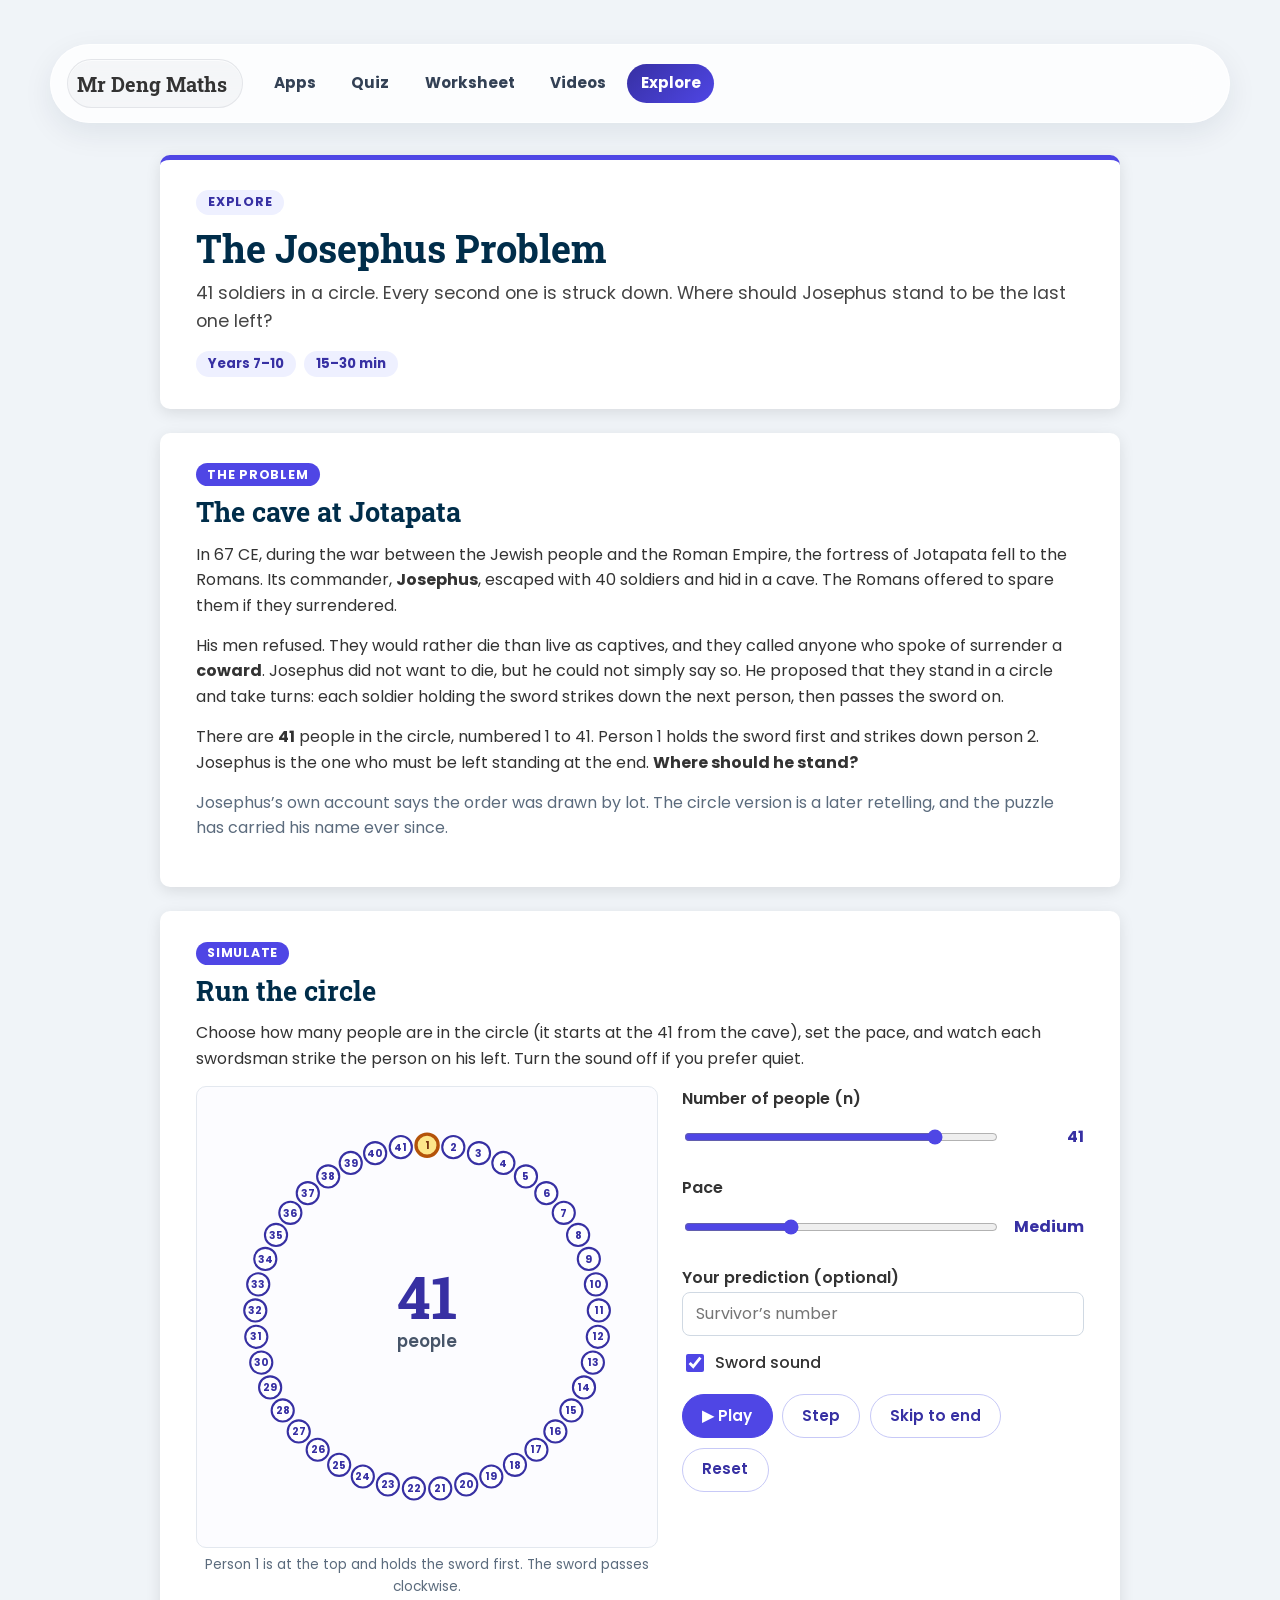
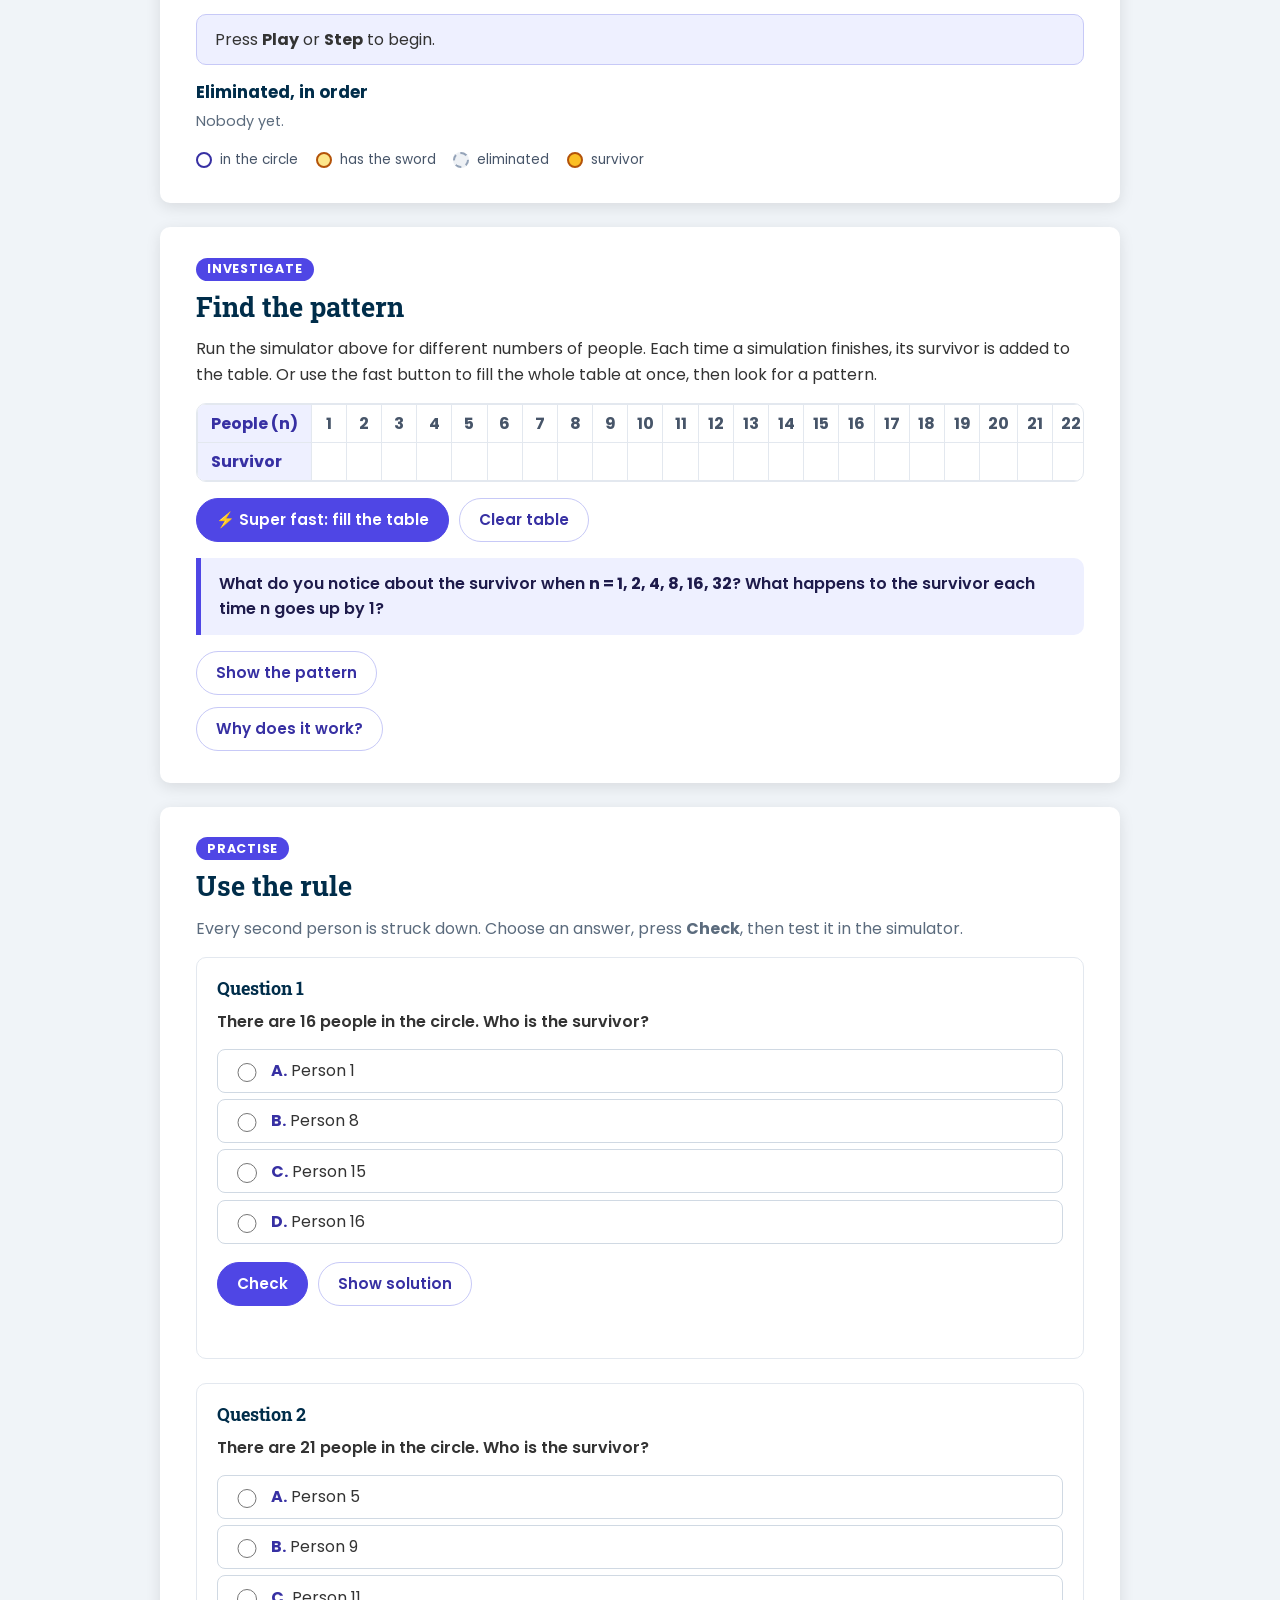
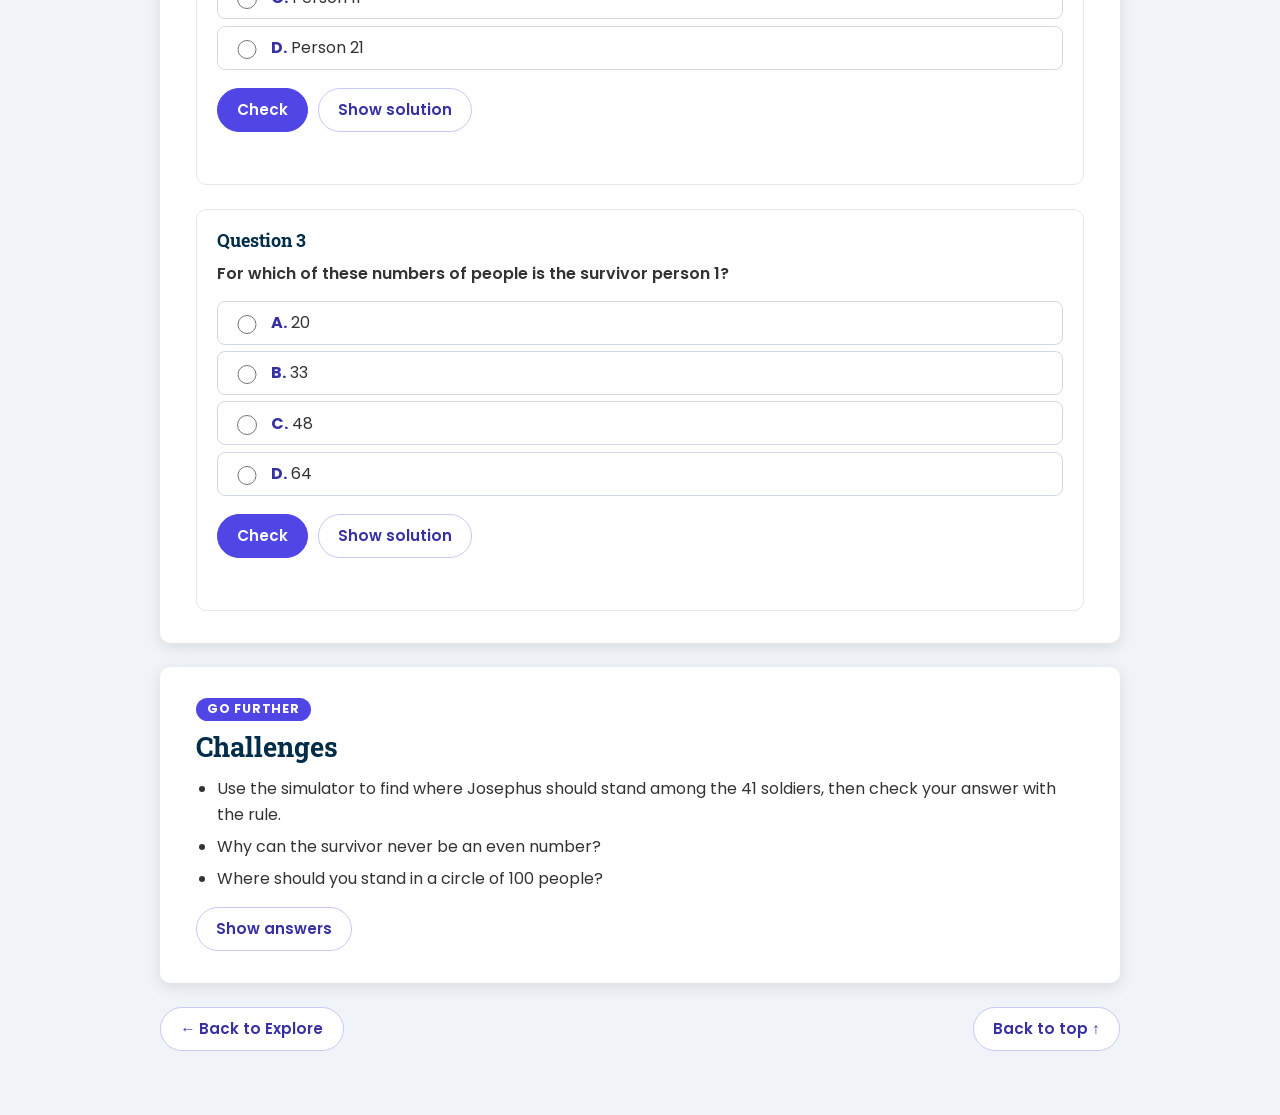
<file: explore/josephus-problem/index.html>
<!DOCTYPE html>
<html lang="en">
<head>
    <meta charset="UTF-8">
    <meta name="viewport" content="width=device-width, initial-scale=1.0">
    <title>The Josephus Problem | Explore | Mr Deng Maths</title>
    <link rel="preconnect" href="https://fonts.googleapis.com">
    <link rel="preconnect" href="https://fonts.gstatic.com" crossorigin>
    <link href="https://fonts.googleapis.com/css2?family=Poppins:wght@400;500;600;700&family=Roboto+Slab:wght@700&display=swap" rel="stylesheet">
    <link rel="stylesheet" href="../explore.css">
    <link rel="stylesheet" href="./style.css">
</head>
<body>
    <header class="topbar">
        <div class="topbar-inner">
            <div class="topbar-brand">
                <a href="../../" class="topbar-title">Mr Deng Maths</a>
                <nav class="topbar-nav" aria-label="Primary navigation">
                    <a href="../../app/" class="topbar-link">Apps</a>
                    <a href="../../quiz/" class="topbar-link">Quiz</a>
                    <a href="../../worksheet/" class="topbar-link">Worksheet</a>
                    <a href="../../videos/" class="topbar-link">Videos</a>
                    <a href="../" class="topbar-link active">Explore</a>
                </nav>
            </div>
        </div>
    </header>

    <main class="activity">

        <!-- ================= The problem ================= -->
        <section class="card hero" aria-labelledby="page-title">
            <p class="eyebrow">Explore</p>
            <h1 id="page-title">The Josephus Problem</h1>
            <p class="lead">41 soldiers in a circle. Every second one is struck down. Where should Josephus stand to be the last one left?</p>
            <ul class="meta-chips" aria-label="Activity details">
                <li>Years 7–10</li>
                <li>15–30 min</li>
            </ul>
        </section>

        <section class="card step" aria-labelledby="problem-h">
            <div class="step-head"><span class="step-badge">The problem</span></div>
            <h2 id="problem-h">The cave at Jotapata</h2>
            <p>In 67 CE, during the war between the Jewish people and the Roman Empire, the fortress of Jotapata fell to the Romans. Its commander, <strong>Josephus</strong>, escaped with 40 soldiers and hid in a cave. The Romans offered to spare them if they surrendered.</p>
            <p>His men refused. They would rather die than live as captives, and they called anyone who spoke of surrender a <strong>coward</strong>. Josephus did not want to die, but he could not simply say so. He proposed that they stand in a circle and take turns: each soldier holding the sword strikes down the next person, then passes the sword on.</p>
            <p>There are <strong>41</strong> people in the circle, numbered 1 to 41. Person 1 holds the sword first and strikes down person 2. Josephus is the one who must be left standing at the end. <strong>Where should he stand?</strong></p>
            <p class="muted">Josephus’s own account says the order was drawn by lot. The circle version is a later retelling, and the puzzle has carried his name ever since.</p>
        </section>

        <!-- ================= Simulator ================= -->
        <section class="card step" aria-labelledby="sim-h">
            <div class="step-head"><span class="step-badge">Simulate</span></div>
            <h2 id="sim-h">Run the circle</h2>
            <p>Choose how many people are in the circle (it starts at the 41 from the cave), set the pace, and watch each swordsman strike the person on his left. Turn the sound off if you prefer quiet.</p>

            <div class="sim-grid">
                <figure class="figure sim-figure">
                    <div class="diagram-frame">
                        <svg class="diagram" id="jos-svg" viewBox="0 0 520 520" role="img" aria-labelledby="jos-t jos-d">
                            <title id="jos-t">Circle of people in the Josephus problem</title>
                            <desc id="jos-d">People are arranged in a circle. The person holding the sword is highlighted and strikes the next person, who is crossed out. The last person left is marked with a star.</desc>
                            <g id="jos-people"></g>
                            <g aria-hidden="true">
                                <text class="centre-big" id="jos-count" x="260" y="262" text-anchor="middle"></text>
                                <text class="centre-small" id="jos-count-label" x="260" y="296" text-anchor="middle"></text>
                            </g>
                            <g id="jos-fx" aria-hidden="true"></g>
                        </svg>
                    </div>
                    <figcaption>Person 1 is at the top and holds the sword first. The sword passes clockwise.</figcaption>
                </figure>

                <div class="sim-panel">
                    <div class="control">
                        <label for="jos-n">Number of people (n)</label>
                        <div class="control-row">
                            <input type="range" id="jos-n" min="1" max="50" step="1" value="41">
                            <output id="jos-n-out" for="jos-n">41</output>
                        </div>
                    </div>

                    <div class="control">
                        <label for="jos-speed">Pace</label>
                        <div class="control-row">
                            <input type="range" id="jos-speed" min="1" max="10" step="1" value="4">
                            <output id="jos-speed-out" for="jos-speed">Medium</output>
                        </div>
                    </div>

                    <div class="control">
                        <label for="jos-guess">Your prediction (optional)</label>
                        <input type="number" id="jos-guess" class="num-input"                         min="1" max="41" inputmode="numeric" placeholder="Survivor’s number">
                    </div>

                                            <div class="control">
                                                <label class="check"><input type="checkbox" id="jos-sound" checked> Sword sound</label>
                                            </div>

                    <div class="btn-row">
                        <button type="button" class="btn" id="jos-play">▶ Play</button>
                        <button type="button" class="btn btn-secondary" id="jos-step">Step</button>
                        <button type="button" class="btn btn-secondary" id="jos-finish">Skip to end</button>
                        <button type="button" class="btn btn-secondary" id="jos-reset">Reset</button>
                    </div>
                </div>
            </div>

            <div class="status" aria-live="polite" id="jos-status">Press <strong>Play</strong> or <strong>Step</strong> to begin.</div>

            <div class="out-wrap">
                <h3>Eliminated, in order</h3>
                <ol class="out-list" id="jos-out" aria-label="Elimination order"></ol>
                <p class="muted out-empty" id="jos-out-empty">Nobody yet.</p>
            </div>

            <p class="legend-row" aria-hidden="true">
                <span class="key key-alive"></span> in the circle
                <span class="key key-current"></span> has the sword
                <span class="key key-out"></span> eliminated
                <span class="key key-win"></span> survivor
            </p>
        </section>

        <!-- ================= Patterns ================= -->
        <section class="card step" aria-labelledby="pat-h">
            <div class="step-head"><span class="step-badge">Investigate</span></div>
            <h2 id="pat-h">Find the pattern</h2>
            <p>Run the simulator above for different numbers of people. Each time a simulation finishes, its survivor is added to the table. Or use the fast button to fill the whole table at once, then look for a pattern.</p>

            <div class="table-wrap">
                <table class="pattern-table" id="jos-table">
                    <caption class="sr-only">Survivor for each number of people when every second person is eliminated</caption>
                    <tbody>
                        <tr id="jos-row-n"><th scope="row">People (n)</th></tr>
                        <tr id="jos-row-j"><th scope="row">Survivor</th></tr>
                    </tbody>
                </table>
            </div>

            <div class="btn-row">
                <button type="button" class="btn" id="jos-fast">⚡ Super fast: fill the table</button>
                <button type="button" class="btn btn-secondary" id="jos-clear">Clear table</button>
            </div>
            <p class="muted" id="jos-table-note" aria-live="polite"></p>

            <div class="prompt">
                <p>What do you notice about the survivor when <strong>n = 1, 2, 4, 8, 16, 32</strong>? What happens to the survivor each time n goes up by 1?</p>
            </div>

            <div class="btn-row">
                <button type="button" class="btn btn-secondary" data-reveal="pat-sol" data-show-label="Show the pattern">Show the pattern</button>
            </div>
            <div class="reveal-panel" id="pat-sol" hidden>
                <span class="panel-label">The pattern</span>
                <ul class="reasoning">
                    <li>When n is a power of 2 (1, 2, 4, 8, 16, 32…) the survivor is always <strong>person 1</strong>.</li>
                    <li>Each extra person after a power of 2 moves the survivor on by <strong>2</strong>: 1, 3, 5, 7…</li>
                    <li>The survivor goes back to 1 when n reaches the next power of 2.</li>
                </ul>
                <p><strong>Rule:</strong> write n = 2<sup>m</sup> + L, where 2<sup>m</sup> is the largest power of 2 that is not more than n. Then the survivor is</p>
                <div class="equation">
                    <span class="eq-chip eq-chip--result">2L + 1</span>
                </div>
                <div class="readouts shortcut">
                    <div class="readout readout--stays">
                        <h3>Shortcut for the current n</h3>
                        <p class="shortcut-text" id="jos-shortcut-text"></p>
                    </div>
                </div>
            </div>

            <div class="btn-row">
                <button type="button" class="btn btn-secondary" data-reveal="why-sol" data-show-label="Why does it work?">Why does it work?</button>
            </div>
            <div class="reveal-panel" id="why-sol" hidden>
                <span class="panel-label">Why it works</span>
                <p>Start with a power of 2, such as 8 people. Going round once removes 2, 4, 6 and 8. Four people are left (1, 3, 5, 7) and person 1 holds the sword again. The situation looks the same as before, just with half as many people, so person 1 will hold the sword first again, and again, until only person 1 remains.</p>
                <p>Now try n = 2<sup>m</sup> + L, such as 13 = 8 + 5. The first L swings remove people 2, 4, …, 2L. After that, exactly 2<sup>m</sup> people remain, and the sword is in the hands of person 2L + 1. That is the same as the power-of-2 case, but with person 2L + 1 as the starter. The starter survives.</p>
            </div>
        </section>

        <!-- ================= Practice ================= -->
        <section class="card step" aria-labelledby="prac-h">
            <div class="step-head"><span class="step-badge">Practise</span></div>
            <h2 id="prac-h">Use the rule</h2>
            <p class="muted">Every second person is struck down. Choose an answer, press <strong>Check</strong>, then test it in the simulator.</p>

            <article class="question" data-answer="a">
                <h3>Question 1</h3>
                <p class="q-text">There are 16 people in the circle. Who is the survivor?</p>
                <fieldset class="options">
                    <legend class="sr-only">Question 1 answers</legend>
                    <label class="option"><input type="radio" name="q1" value="a"><span><span class="letter">A.</span> Person 1</span></label>
                    <label class="option"><input type="radio" name="q1" value="b"><span><span class="letter">B.</span> Person 8</span></label>
                    <label class="option"><input type="radio" name="q1" value="c"><span><span class="letter">C.</span> Person 15</span></label>
                    <label class="option"><input type="radio" name="q1" value="d"><span><span class="letter">D.</span> Person 16</span></label>
                </fieldset>
                <div class="btn-row">
                    <button type="button" class="btn q-check">Check</button>
                    <button type="button" class="btn btn-secondary" data-reveal="q1-sol" data-show-label="Show solution">Show solution</button>
                </div>
                <p class="feedback" role="status"></p>
                <div class="reveal-panel" id="q1-sol" hidden>
                    <span class="panel-label">Solution</span>
                    <p><strong>A.</strong> 16 = 2<sup>4</sup> is a power of 2, so L = 0 and the survivor is 2 × 0 + 1 = 1.</p>
                </div>
            </article>

            <article class="question" data-answer="c">
                <h3>Question 2</h3>
                <p class="q-text">There are 21 people in the circle. Who is the survivor?</p>
                <fieldset class="options">
                    <legend class="sr-only">Question 2 answers</legend>
                    <label class="option"><input type="radio" name="q2" value="a"><span><span class="letter">A.</span> Person 5</span></label>
                    <label class="option"><input type="radio" name="q2" value="b"><span><span class="letter">B.</span> Person 9</span></label>
                    <label class="option"><input type="radio" name="q2" value="c"><span><span class="letter">C.</span> Person 11</span></label>
                    <label class="option"><input type="radio" name="q2" value="d"><span><span class="letter">D.</span> Person 21</span></label>
                </fieldset>
                <div class="btn-row">
                    <button type="button" class="btn q-check">Check</button>
                    <button type="button" class="btn btn-secondary" data-reveal="q2-sol" data-show-label="Show solution">Show solution</button>
                </div>
                <p class="feedback" role="status"></p>
                <div class="reveal-panel" id="q2-sol" hidden>
                    <span class="panel-label">Solution</span>
                    <p><strong>C.</strong> 21 = 16 + 5, so L = 5 and the survivor is 2 × 5 + 1 = 11.</p>
                </div>
            </article>

            <article class="question" data-answer="d">
                <h3>Question 3</h3>
                <p class="q-text">For which of these numbers of people is the survivor person 1?</p>
                <fieldset class="options">
                    <legend class="sr-only">Question 3 answers</legend>
                    <label class="option"><input type="radio" name="q3" value="a"><span><span class="letter">A.</span> 20</span></label>
                    <label class="option"><input type="radio" name="q3" value="b"><span><span class="letter">B.</span> 33</span></label>
                    <label class="option"><input type="radio" name="q3" value="c"><span><span class="letter">C.</span> 48</span></label>
                    <label class="option"><input type="radio" name="q3" value="d"><span><span class="letter">D.</span> 64</span></label>
                </fieldset>
                <div class="btn-row">
                    <button type="button" class="btn q-check">Check</button>
                    <button type="button" class="btn btn-secondary" data-reveal="q3-sol" data-show-label="Show solution">Show solution</button>
                </div>
                <p class="feedback" role="status"></p>
                <div class="reveal-panel" id="q3-sol" hidden>
                    <span class="panel-label">Solution</span>
                    <p><strong>D.</strong> The survivor is 1 only when L = 0, which means n is a power of 2. 64 = 2<sup>6</sup>. The others give 9 (for 20), 3 (for 33) and 33 (for 48).</p>
                </div>
            </article>
        </section>

        <!-- ================= Extend ================= -->
        <section class="card step" aria-labelledby="ext-h">
            <div class="step-head"><span class="step-badge">Go further</span></div>
            <h2 id="ext-h">Challenges</h2>
            <ul class="reasoning">
                <li>Use the simulator to find where Josephus should stand among the 41 soldiers, then check your answer with the rule.</li>
                <li>Why can the survivor never be an even number?</li>
                <li>Where should you stand in a circle of 100 people?</li>
            </ul>
            <div class="btn-row">
                <button type="button" class="btn btn-secondary" data-reveal="ext-sol" data-show-label="Show answers">Show answers</button>
            </div>
            <div class="reveal-panel" id="ext-sol" hidden>
                <span class="panel-label">Answers</span>
                <ul class="reasoning">
                    <li>41 = 32 + 9, so L = 9 and Josephus should stand in position 2 × 9 + 1 = <strong>19</strong>.</li>
                    <li>The survivor is 2L + 1, which is always odd.</li>
                    <li>100 = 64 + 36, so L = 36 and the survivor is 2 × 36 + 1 = <strong>73</strong>.</li>
                </ul>
            </div>
        </section>

        <div class="activity-footer">
            <a class="btn btn-secondary" href="../">← Back to Explore</a>
            <a class="btn btn-secondary" href="#page-title">Back to top ↑</a>
        </div>
    </main>

    <script src="../../site-nav.js"></script>
    <script src="../explore.js"></script>
    <script src="./script.js?v=5"></script>
</body>
</html>
</file>
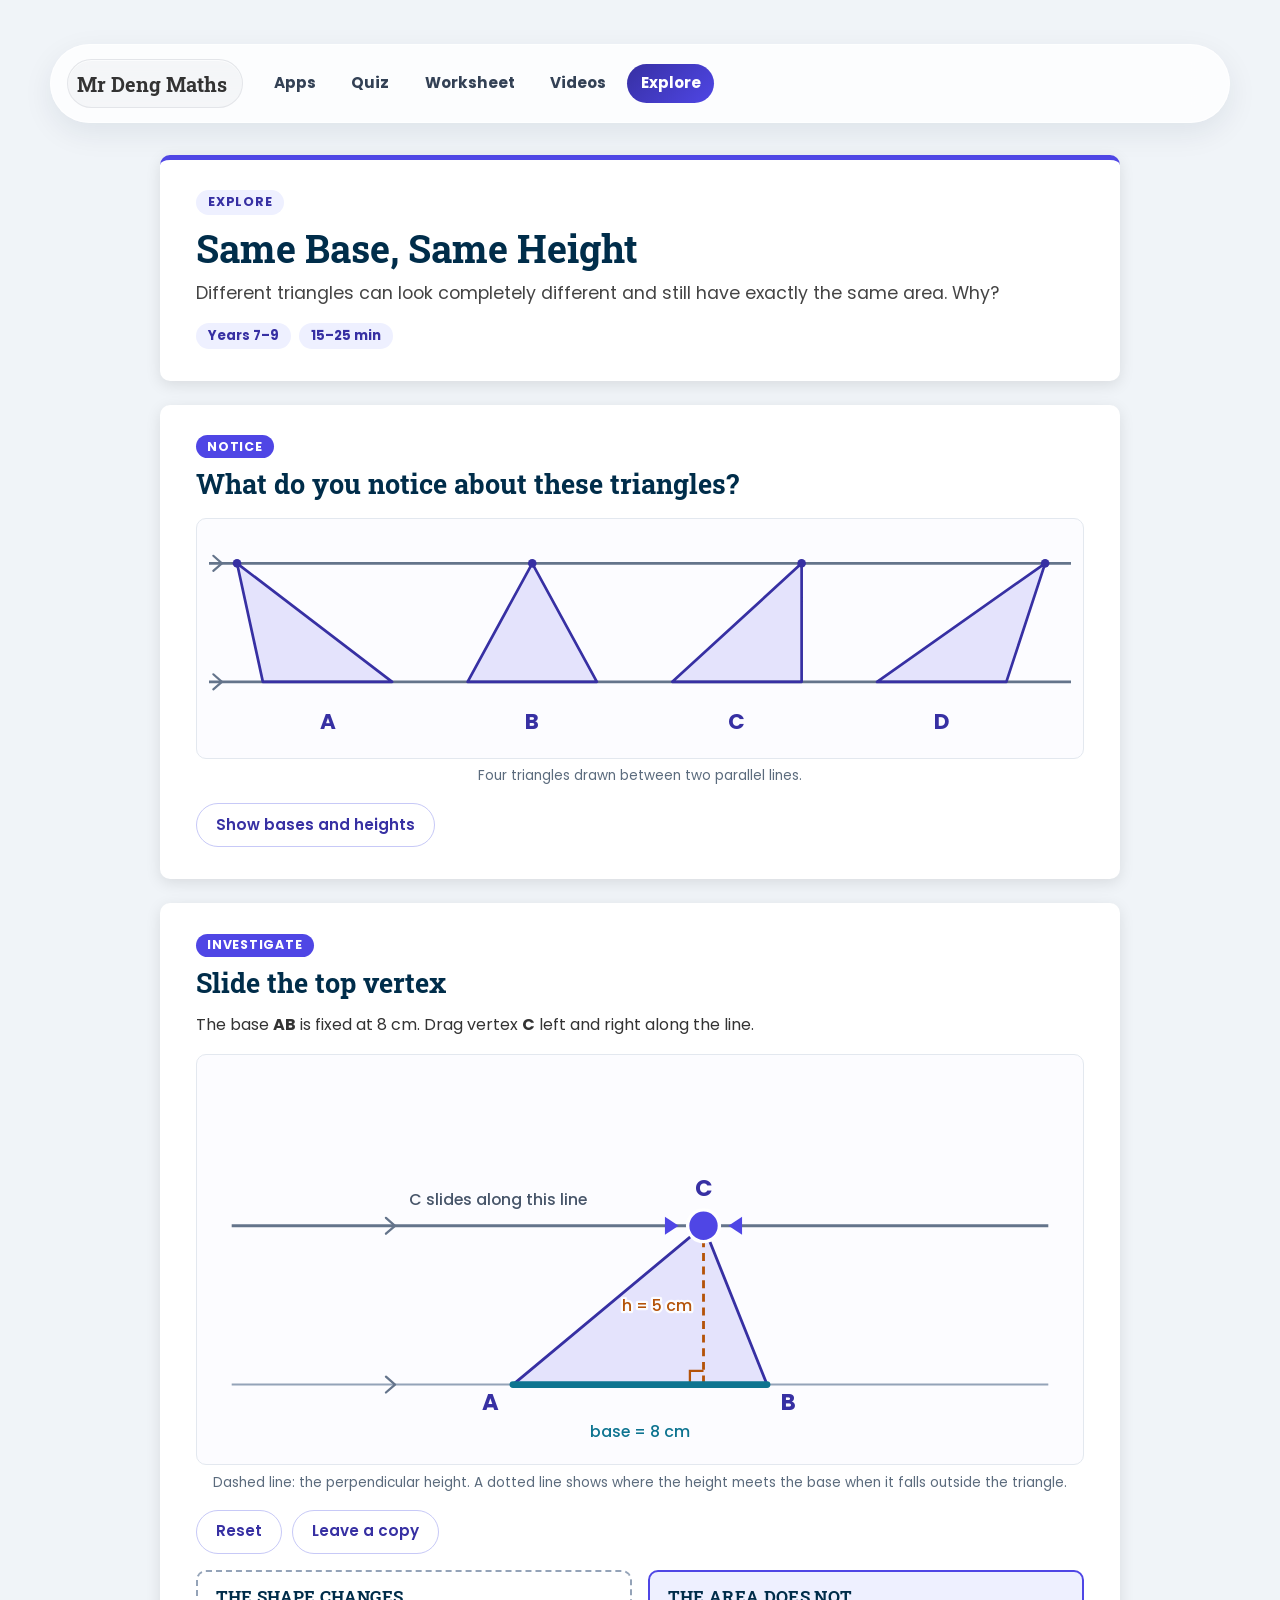
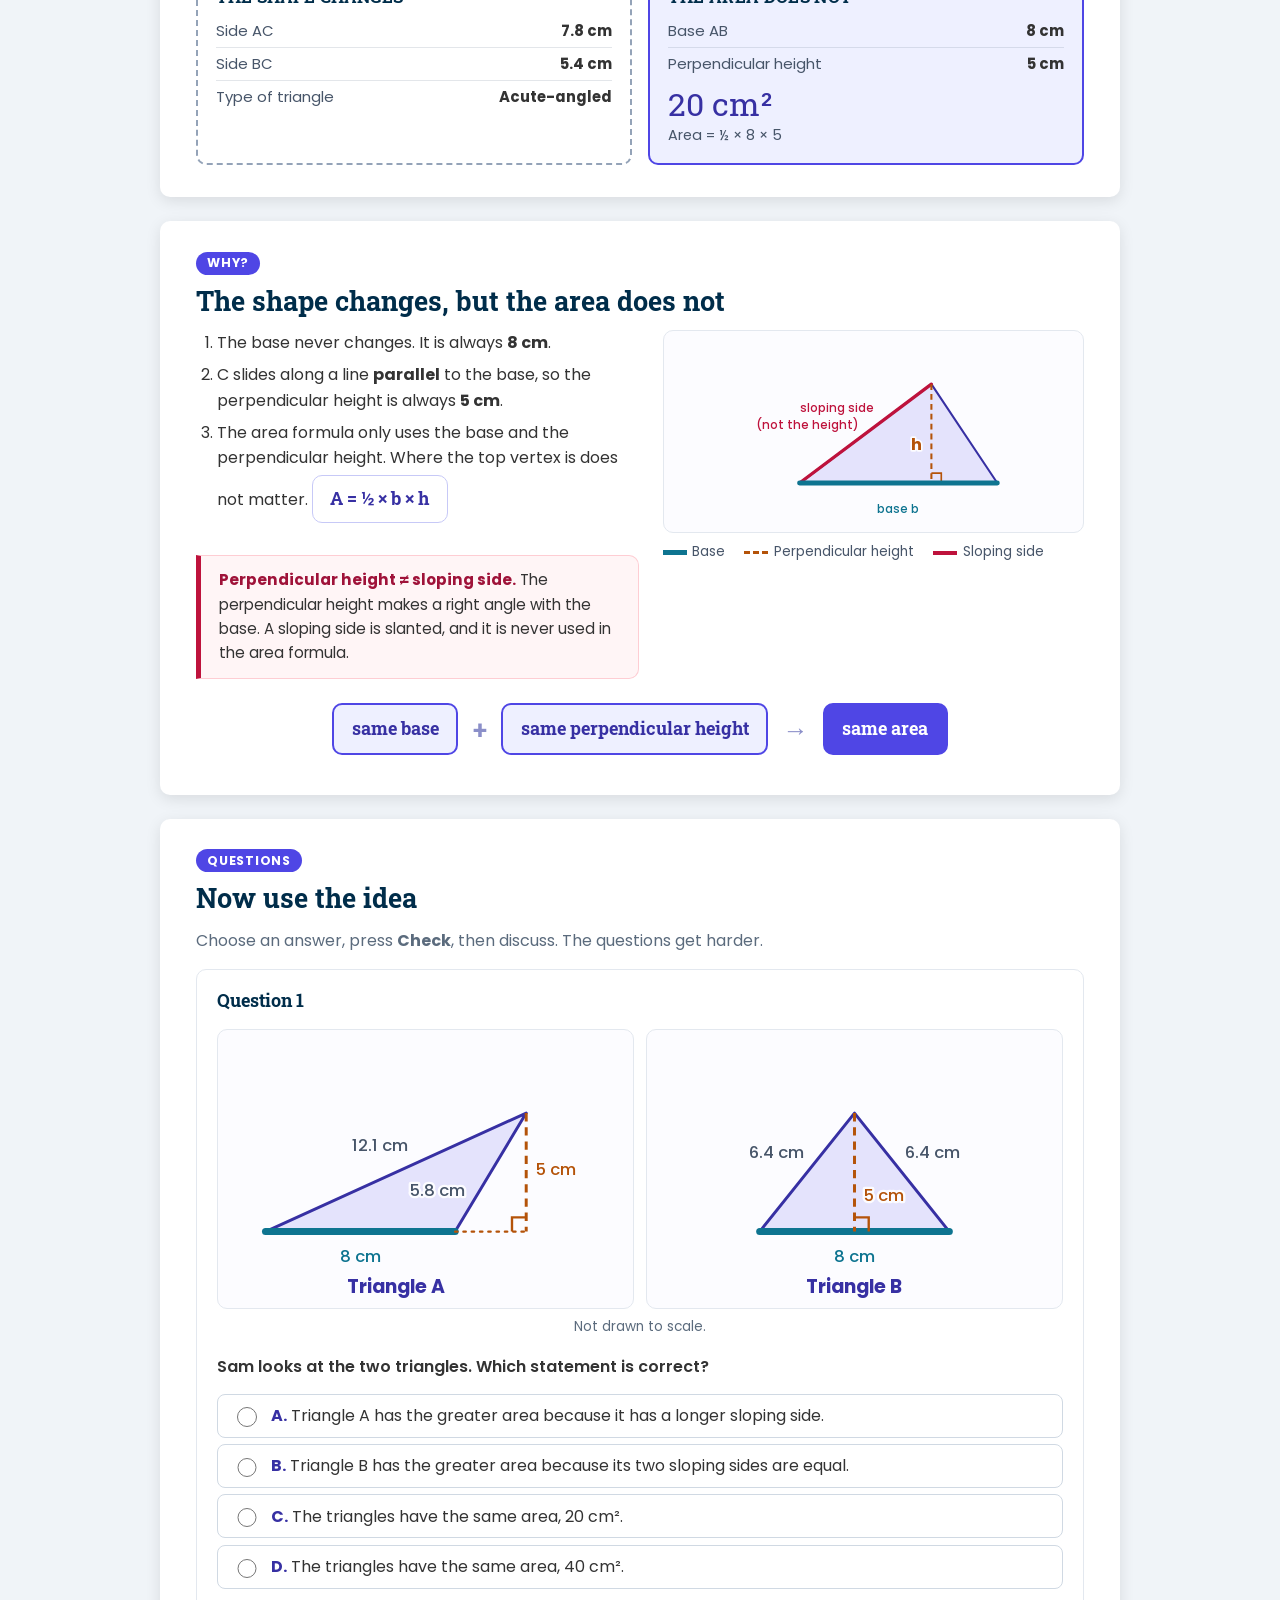
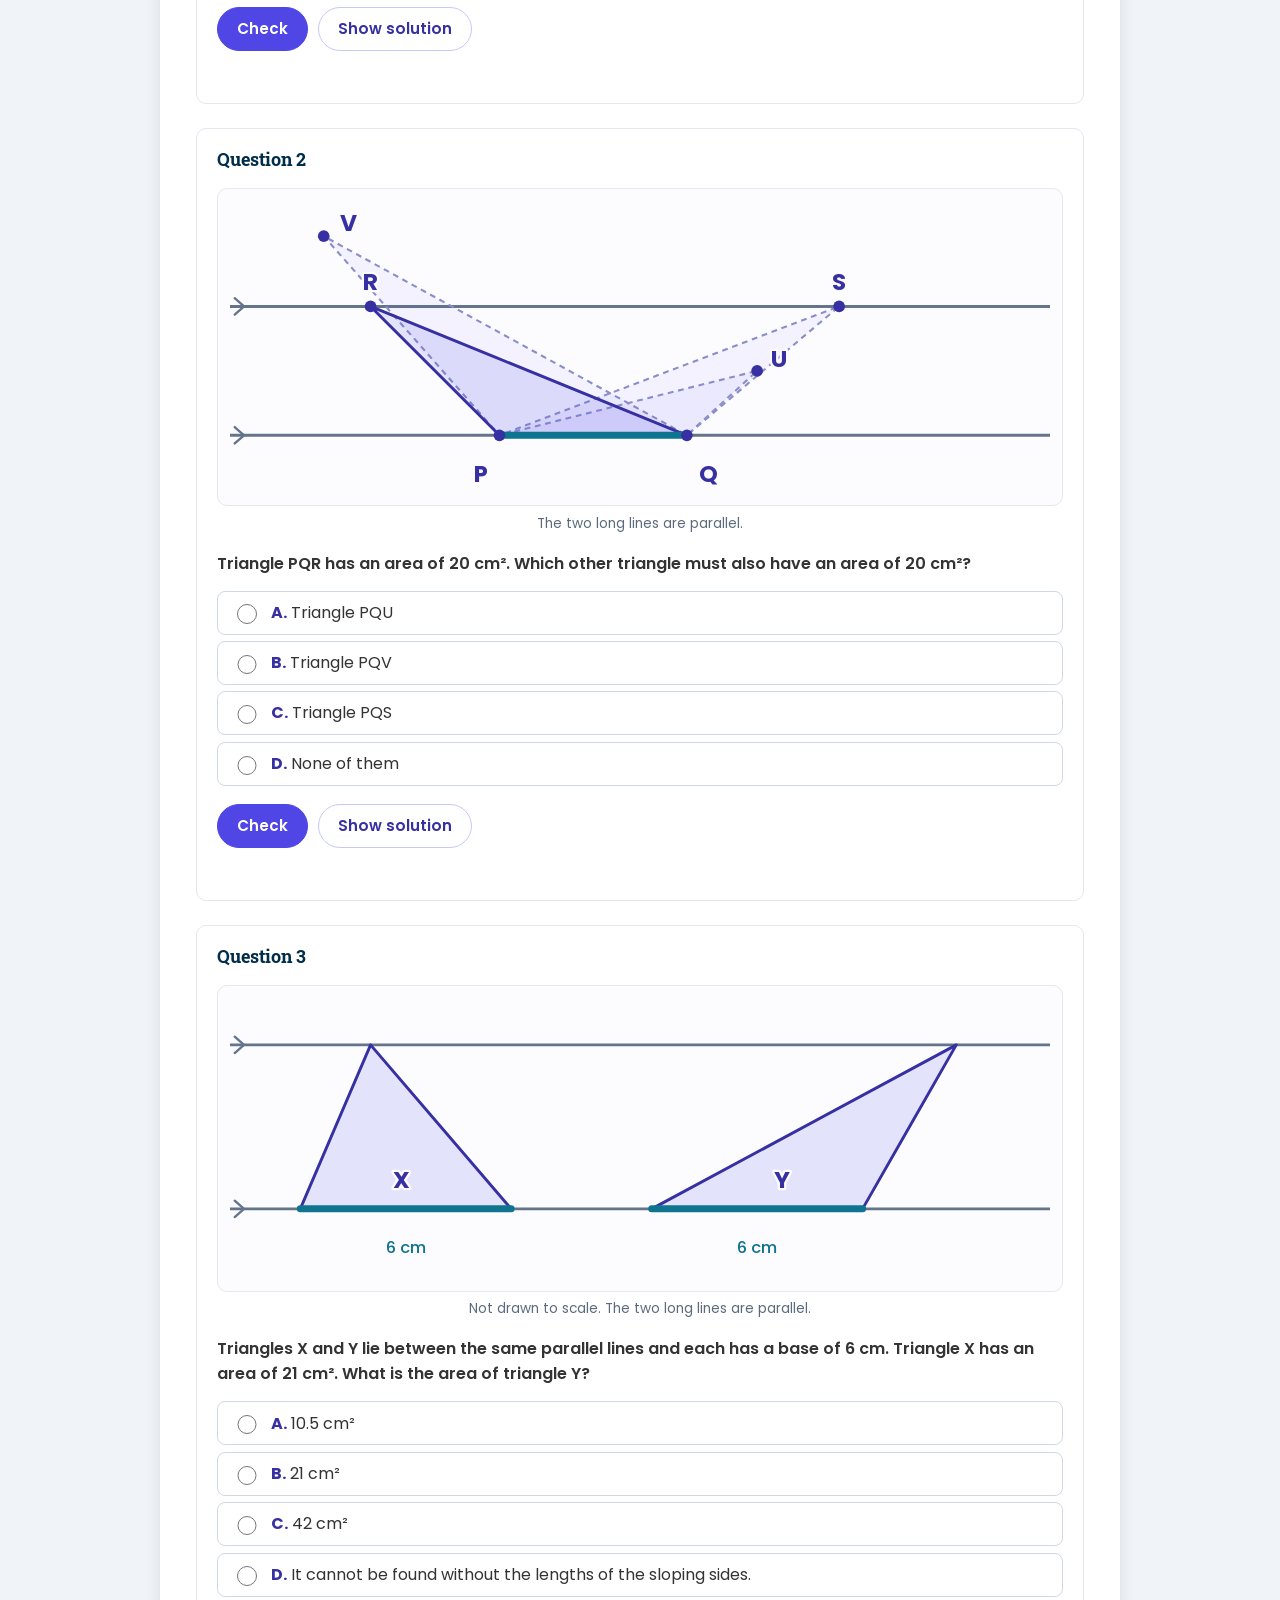
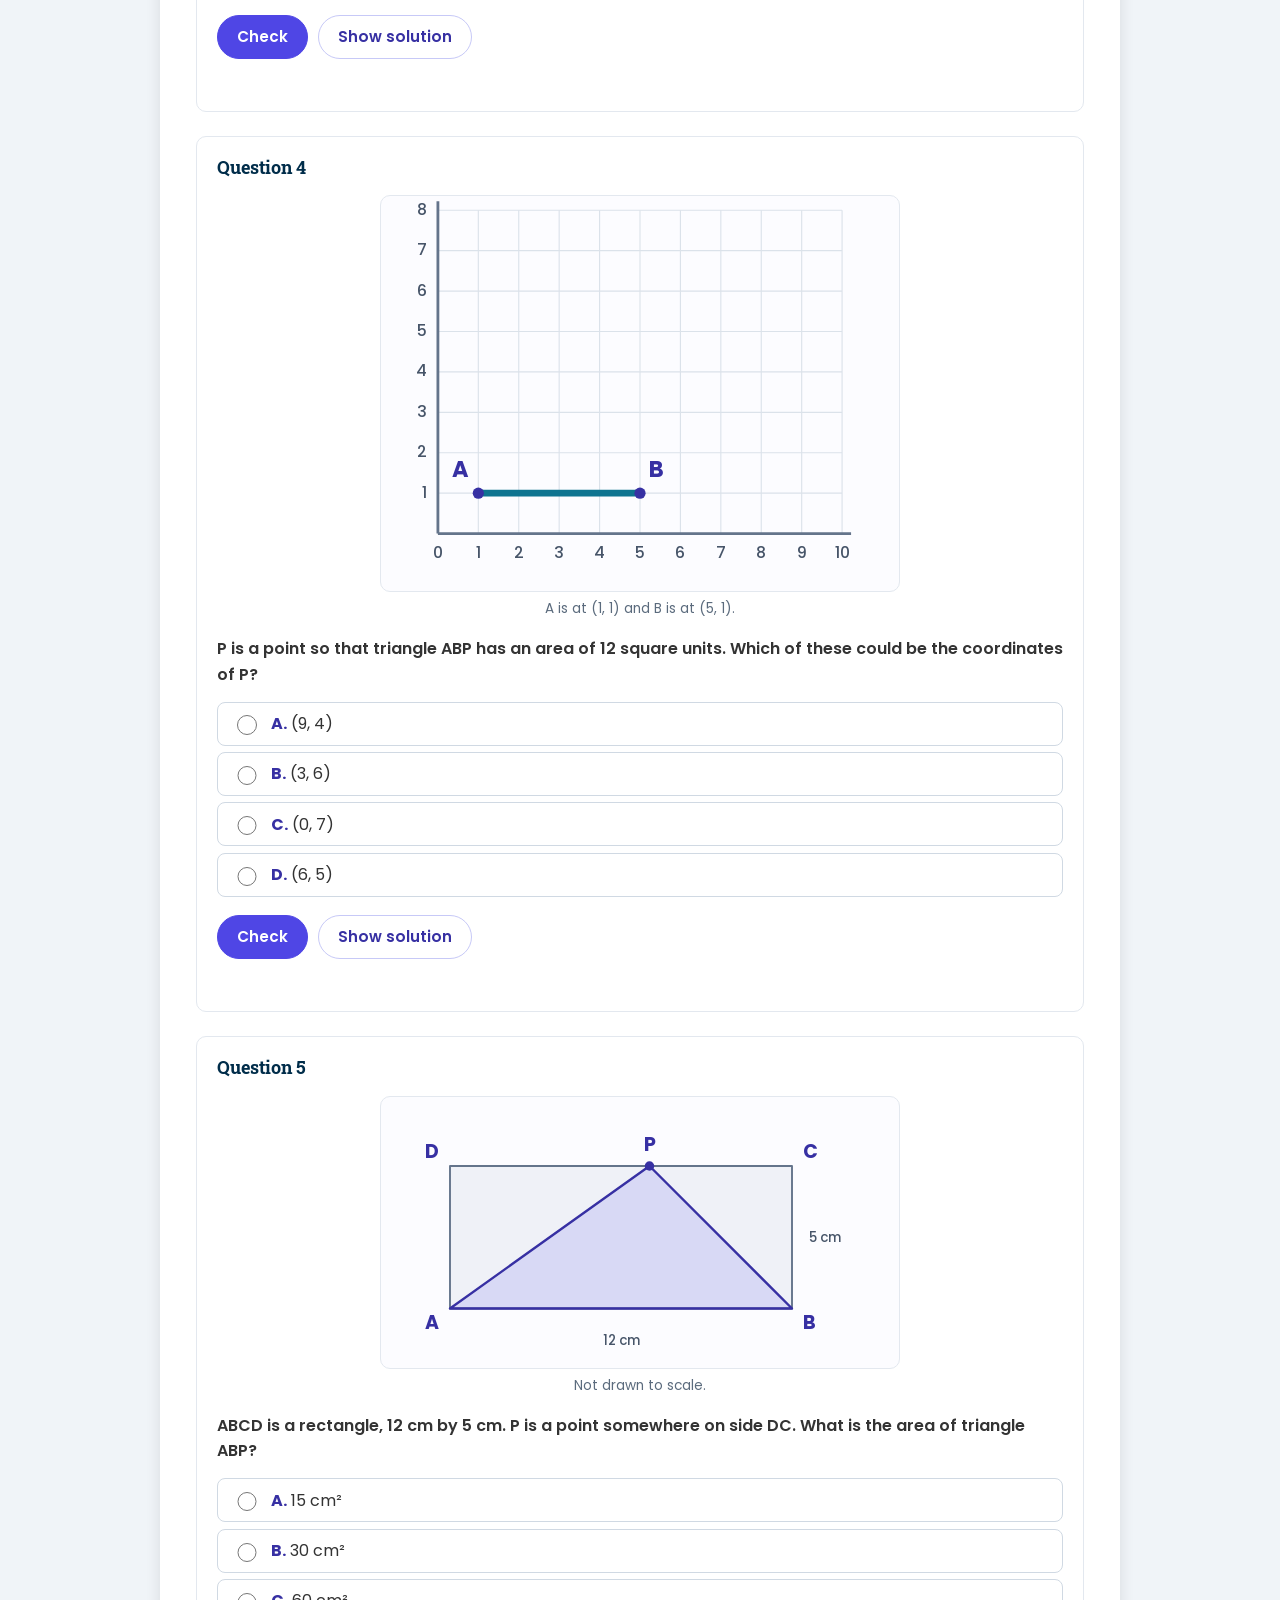
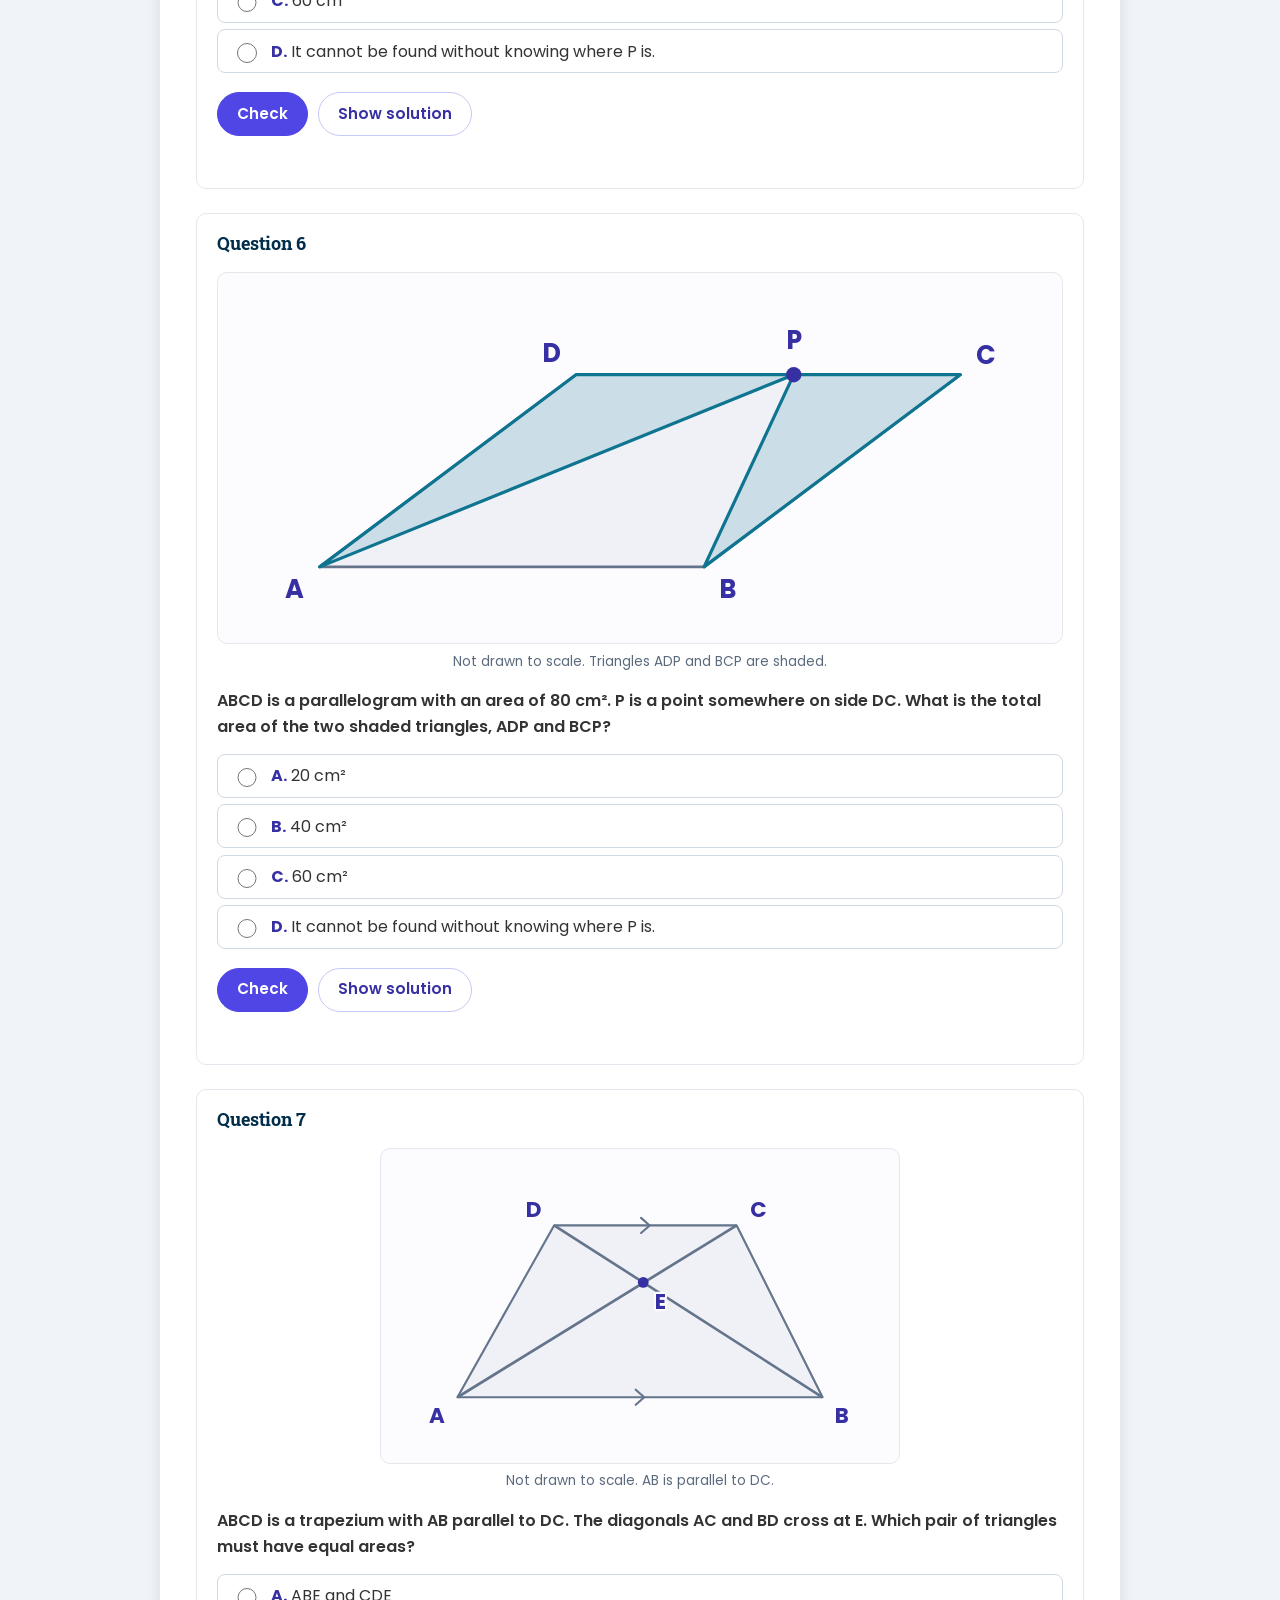
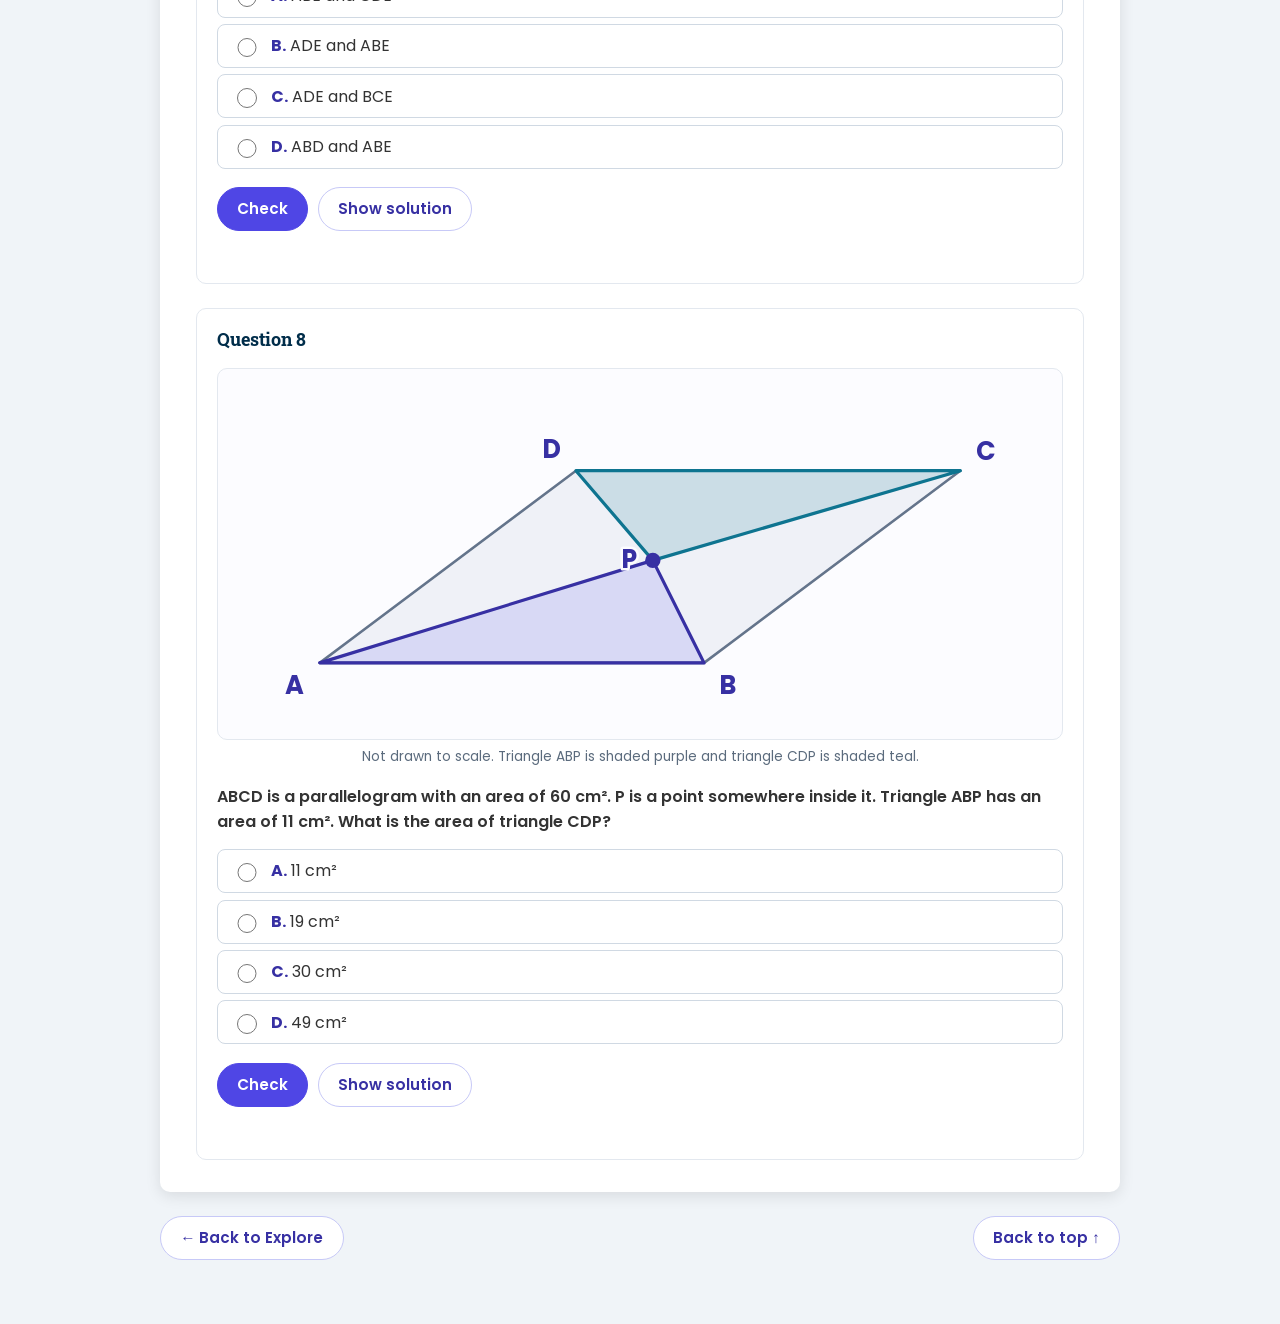
<file: explore/same-base-same-height/index.html>
<!DOCTYPE html>
<html lang="en">
<head>
    <meta charset="UTF-8">
    <meta name="viewport" content="width=device-width, initial-scale=1.0">
    <title>Same Base, Same Height | Explore | Mr Deng Maths</title>
    <link rel="preconnect" href="https://fonts.googleapis.com">
    <link rel="preconnect" href="https://fonts.gstatic.com" crossorigin>
    <link href="https://fonts.googleapis.com/css2?family=Poppins:wght@400;500;600;700&family=Roboto+Slab:wght@700&display=swap" rel="stylesheet">
    <link rel="stylesheet" href="../explore.css">
    <link rel="stylesheet" href="./style.css">
</head>
<body>
    <header class="topbar">
        <div class="topbar-inner">
            <div class="topbar-brand">
                <a href="../../" class="topbar-title">Mr Deng Maths</a>
                <nav class="topbar-nav" aria-label="Primary navigation">
                    <a href="../../app/" class="topbar-link">Apps</a>
                    <a href="../../quiz/" class="topbar-link">Quiz</a>
                    <a href="../../worksheet/" class="topbar-link">Worksheet</a>
                    <a href="../../videos/" class="topbar-link">Videos</a>
                    <a href="../" class="topbar-link active">Explore</a>
                </nav>
            </div>
        </div>
    </header>

    <main class="activity">

        <section class="card hero" aria-labelledby="page-title">
            <p class="eyebrow">Explore</p>
            <h1 id="page-title">Same Base, Same Height</h1>
            <p class="lead">Different triangles can look completely different and still have exactly the same area. Why?</p>
            <ul class="meta-chips" aria-label="Activity details">
                <li>Years 7–9</li>
                <li>15–25 min</li>
            </ul>
        </section>

        <!-- ================= Notice ================= -->
        <section class="card step" aria-labelledby="notice-h">
            <div class="step-head"><span class="step-badge">Notice</span></div>
            <h2 id="notice-h">What do you notice about these triangles?</h2>

            <figure class="figure">
                <div class="diagram-frame">
                    <svg class="diagram" id="notice-diagram" viewBox="0 0 800 200" role="img" aria-labelledby="notice-t notice-d">
                        <title id="notice-t">Four triangles between two parallel lines</title>
                        <desc id="notice-d">Triangles A, B, C and D each stand on the lower line and have their top vertex on the upper line. Triangle A leans far to the left, B is symmetrical, C has a right angle at its bottom right corner, and D leans to the right.</desc>

                        <line class="guide" x1="0" y1="30" x2="800" y2="30"/>
                        <line class="guide" x1="0" y1="140" x2="800" y2="140"/>
                        <path class="chev" d="M4 23 L12 30 L4 37"/>
                        <path class="chev" d="M4 133 L12 140 L4 147"/>

                        <polygon class="tri" points="50,140 170,140 26,30"/>
                        <polygon class="tri" points="240,140 360,140 300,30"/>
                        <polygon class="tri" points="430,140 550,140 550,30"/>
                        <polygon class="tri" points="620,140 740,140 776,30"/>
                        <circle class="pt" cx="26" cy="30" r="4"/>
                        <circle class="pt" cx="300" cy="30" r="4"/>
                        <circle class="pt" cx="550" cy="30" r="4"/>
                        <circle class="pt" cx="776" cy="30" r="4"/>

                        <g class="extra-layer">
                            <line class="h-ext" x1="26" y1="140" x2="50" y2="140"/>
                            <line class="h-ext" x1="740" y1="140" x2="776" y2="140"/>
                            <line class="h-dash" x1="26" y1="30" x2="26" y2="140"/>
                            <line class="h-dash" x1="300" y1="30" x2="300" y2="140"/>
                            <line class="h-dash" x1="550" y1="30" x2="550" y2="140"/>
                            <line class="h-dash" x1="776" y1="30" x2="776" y2="140"/>
                            <path class="ra" d="M26 130 h10 v10"/>
                            <path class="ra" d="M300 130 h10 v10"/>
                            <path class="ra" d="M550 130 h-10 v10"/>
                            <path class="ra" d="M776 130 h-10 v10"/>
                            <line class="base-line" x1="50" y1="140" x2="170" y2="140"/>
                            <line class="base-line" x1="240" y1="140" x2="360" y2="140"/>
                            <line class="base-line" x1="430" y1="140" x2="550" y2="140"/>
                            <line class="base-line" x1="620" y1="140" x2="740" y2="140"/>
                        </g>

                        <text class="svg-label svg-big svg-point svg-mid" x="110" y="184">A</text>
                        <text class="svg-label svg-big svg-point svg-mid" x="300" y="184">B</text>
                        <text class="svg-label svg-big svg-point svg-mid" x="490" y="184">C</text>
                        <text class="svg-label svg-big svg-point svg-mid" x="680" y="184">D</text>
                    </svg>
                </div>
                <figcaption>Four triangles drawn between two parallel lines.</figcaption>
            </figure>

            <div class="btn-row">
                <button type="button" class="btn btn-secondary" data-toggle-class="show-extra" data-target="notice-diagram" data-hide-label="Hide bases and heights">Show bases and heights</button>
            </div>
        </section>

        <!-- ================= Investigate ================= -->
        <section class="card step" aria-labelledby="drag-h">
            <div class="step-head"><span class="step-badge">Investigate</span></div>
            <h2 id="drag-h">Slide the top vertex</h2>
            <p>The base <strong>AB</strong> is fixed at 8 cm. Drag vertex <strong>C</strong> left and right along the line.</p>

            <figure class="figure">
                <div class="diagram-frame">
                    <svg class="diagram" id="drag-svg" viewBox="0 0 760 340" role="group" aria-labelledby="drag-t drag-d">
                        <title id="drag-t">Interactive triangle ABC</title>
                        <desc id="drag-d">Triangle ABC has a fixed horizontal base AB of 8 cm. Vertex C slides left and right along a horizontal line that is 5 cm above the base, so the perpendicular height is always 5 cm.</desc>

                        <line class="guide" x1="20" y1="140" x2="740" y2="140"/>
                        <line class="guide-soft" x1="20" y1="280" x2="740" y2="280"/>
                        <path class="chev" d="M156 133 L164 140 L156 147"/>
                        <path class="chev" d="M156 273 L164 280 L156 287"/>
                        <text class="svg-label svg-small" x="176" y="122">C slides along this line</text>

                        <g id="drag-ghosts"></g>

                        <polygon class="tri" id="drag-tri" points="268,280 492,280 436,140"/>
                        <line class="h-ext" id="drag-ext" x1="0" y1="0" x2="0" y2="0"/>
                        <line class="h-dash" id="drag-hline" x1="436" y1="140" x2="436" y2="280"/>
                        <path class="ra" id="drag-ra" d="M0 0"/>
                        <line class="base-line" x1="268" y1="280" x2="492" y2="280"/>

                        <text class="svg-label svg-big svg-point svg-end" x="256" y="302">A</text>
                        <text class="svg-label svg-big svg-point" x="504" y="302">B</text>
                        <text class="svg-label svg-small svg-base svg-mid" x="380" y="326">base = 8 cm</text>
                        <text class="svg-label svg-small svg-height" id="drag-h-label" x="446" y="215">h = 5 cm</text>

                        <rect class="track" id="drag-track" data-drag="track" x="0" y="100" width="760" height="80"/>

                        <g class="handle" id="drag-handle" data-drag="handle" role="slider" tabindex="0"
                           aria-label="Top vertex C. Drag it, or use the left and right arrow keys."
                           aria-orientation="horizontal" aria-valuemin="-8" aria-valuemax="16" aria-valuenow="6">
                            <circle class="hit" id="drag-hit" r="40"/>
                            <circle class="ring" id="drag-ring" r="24"/>
                            <circle class="knob" id="drag-knob" r="14"/>
                            <g class="nudge" id="drag-nudge"><polygon id="drag-nudge-l"/><polygon id="drag-nudge-r"/></g>
                            <text class="svg-label svg-big svg-point svg-mid" id="drag-c-label" x="0" y="-26">C</text>
                        </g>
                    </svg>
                </div>
                <figcaption>Dashed line: the perpendicular height. A dotted line shows where the height meets the base when it falls outside the triangle.</figcaption>
            </figure>

            <div class="btn-row">
                <button type="button" class="btn btn-secondary" id="drag-reset">Reset</button>
                <button type="button" class="btn btn-secondary" id="drag-copy">Leave a copy</button>
            </div>

            <div class="readouts" aria-label="Live measurements">
                <div class="readout readout--changes">
                    <h3>The shape changes</h3>
                    <dl>
                        <div><dt>Side AC</dt><dd id="ro-ac">–</dd></div>
                        <div><dt>Side BC</dt><dd id="ro-bc">–</dd></div>
                        <div><dt>Type of triangle</dt><dd id="ro-type">–</dd></div>
                    </dl>
                </div>
                <div class="readout readout--stays">
                    <h3>The area does not</h3>
                    <dl>
                        <div><dt>Base AB</dt><dd>8 cm</dd></div>
                        <div><dt>Perpendicular height</dt><dd>5 cm</dd></div>
                    </dl>
                    <p class="area-big" id="ro-area">20 cm²</p>
                    <p class="area-working">Area = ½ × 8 × 5</p>
                </div>
            </div>
        </section>

        <!-- ================= Why ================= -->
        <section class="card step" aria-labelledby="why-h">
            <div class="step-head"><span class="step-badge">Why?</span></div>
            <h2 id="why-h">The shape changes, but the area does not</h2>

            <div class="explain-grid">
                <div>
                    <ol class="reasoning">
                        <li>The base never changes. It is always <strong>8 cm</strong>.</li>
                        <li>C slides along a line <strong>parallel</strong> to the base, so the perpendicular height is always <strong>5 cm</strong>.</li>
                        <li>The area formula only uses the base and the perpendicular height. Where the top vertex is does not matter.
                            <span class="formula">A = ½ × b × h</span>
                        </li>
                    </ol>
                    <div class="callout">
                        <p><strong>Perpendicular height ≠ sloping side.</strong> The perpendicular height makes a right angle with the base. A sloping side is slanted, and it is never used in the area formula.</p>
                    </div>
                </div>

                <figure class="figure">
                    <div class="diagram-frame">
                        <svg class="diagram" viewBox="0 0 480 215" role="img" aria-labelledby="ex-t ex-d">
                            <title id="ex-t">Perpendicular height compared with a sloping side</title>
                            <desc id="ex-d">A triangle with a horizontal base b. A dashed line from the top vertex meets the base at a right angle and is labelled h, the perpendicular height. The sloping left side is highlighted and labelled as not the height.</desc>
                            <polygon class="tri" points="150,170 390,170 310,50"/>
                            <line class="slope-hl" x1="150" y1="170" x2="310" y2="50"/>
                            <line class="h-dash" x1="310" y1="50" x2="310" y2="170"/>
                            <path class="ra" d="M310 158 h12 v12"/>
                            <line class="base-line" x1="150" y1="170" x2="390" y2="170"/>
                            <text class="svg-label svg-big svg-height svg-end" x="298" y="130">h</text>
                            <text class="svg-label svg-small svg-base svg-mid" x="270" y="206">base b</text>
                            <text class="svg-label svg-small svg-slope svg-end" x="240" y="84">sloping side</text>
                            <text class="svg-label svg-small svg-slope svg-end" x="222" y="104">(not the height)</text>
                        </svg>
                    </div>
                    <ul class="legend">
                        <li><span class="swatch swatch--base"></span>Base</li>
                        <li><span class="swatch swatch--dash swatch--height"></span>Perpendicular height</li>
                        <li><span class="swatch swatch--slope"></span>Sloping side</li>
                    </ul>
                </figure>
            </div>

            <div class="equation" role="group" aria-label="same base plus same perpendicular height gives same area">
                <div class="eq-chip">same base</div>
                <span class="eq-op" aria-hidden="true">+</span>
                <div class="eq-chip">same perpendicular height</div>
                <span class="eq-op" aria-hidden="true">→</span>
                <div class="eq-chip eq-chip--result">same area</div>
            </div>
        </section>

        <!-- ================= Questions ================= -->
        <section class="card step" aria-labelledby="questions-h">
            <div class="step-head"><span class="step-badge">Questions</span></div>
            <h2 id="questions-h">Now use the idea</h2>
            <p class="muted">Choose an answer, press <strong>Check</strong>, then discuss. The questions get harder.</p>

            <!-- Q1 -->
            <article class="question" data-answer="c">
                <h3>Question 1</h3>
                <figure class="figure">
                    <div class="pair-grid">
                        <div class="diagram-frame">
                            <svg class="diagram" viewBox="0 0 330 215" role="img" aria-labelledby="q1a-t q1a-d">
                                <title id="q1a-t">Triangle A</title>
                                <desc id="q1a-d">A triangle leaning to the right with a base of 8 cm and a perpendicular height of 5 cm. Its sloping sides are 12.1 cm and 5.8 cm.</desc>
                                <polygon class="tri" points="30,160 190,160 250,60"/>
                                <line class="base-line" x1="30" y1="160" x2="190" y2="160"/>
                                <line class="h-ext" x1="190" y1="160" x2="250" y2="160"/>
                                <line class="h-dash" x1="250" y1="60" x2="250" y2="160"/>
                                <path class="ra" d="M250 148 h-12 v12"/>
                                <text class="svg-label svg-small svg-base svg-mid" x="110" y="186">8 cm</text>
                                <text class="svg-label svg-small svg-height" x="258" y="112">5 cm</text>
                                <text class="svg-label svg-small svg-end" x="150" y="92">12.1 cm</text>
                                <text class="svg-label svg-small svg-end" x="198" y="130">5.8 cm</text>
                                <text class="svg-label svg-point svg-mid" x="140" y="212">Triangle A</text>
                            </svg>
                        </div>
                        <div class="diagram-frame">
                            <svg class="diagram" viewBox="0 0 330 215" role="img" aria-labelledby="q1b-t q1b-d">
                                <title id="q1b-t">Triangle B</title>
                                <desc id="q1b-d">A symmetrical triangle with a base of 8 cm and a perpendicular height of 5 cm. Both sloping sides are 6.4 cm.</desc>
                                <polygon class="tri" points="85,160 245,160 165,60"/>
                                <line class="base-line" x1="85" y1="160" x2="245" y2="160"/>
                                <line class="h-dash" x1="165" y1="60" x2="165" y2="160"/>
                                <path class="ra" d="M165 148 h12 v12"/>
                                <text class="svg-label svg-small svg-base svg-mid" x="165" y="186">8 cm</text>
                                <text class="svg-label svg-small svg-height" x="173" y="134">5 cm</text>
                                <text class="svg-label svg-small svg-end" x="122" y="98">6.4 cm</text>
                                <text class="svg-label svg-small" x="208" y="98">6.4 cm</text>
                                <text class="svg-label svg-point svg-mid" x="165" y="212">Triangle B</text>
                            </svg>
                        </div>
                    </div>
                    <figcaption>Not drawn to scale.</figcaption>
                </figure>
                <p class="q-text">Sam looks at the two triangles. Which statement is correct?</p>
                <fieldset class="options">
                    <legend class="sr-only">Question 1 answers</legend>
                    <label class="option"><input type="radio" name="q1" value="a"><span><span class="letter">A.</span> Triangle A has the greater area because it has a longer sloping side.</span></label>
                    <label class="option"><input type="radio" name="q1" value="b"><span><span class="letter">B.</span> Triangle B has the greater area because its two sloping sides are equal.</span></label>
                    <label class="option"><input type="radio" name="q1" value="c"><span><span class="letter">C.</span> The triangles have the same area, 20 cm².</span></label>
                    <label class="option"><input type="radio" name="q1" value="d"><span><span class="letter">D.</span> The triangles have the same area, 40 cm².</span></label>
                </fieldset>
                <div class="btn-row">
                    <button type="button" class="btn q-check">Check</button>
                    <button type="button" class="btn btn-secondary" data-reveal="q1-sol" data-show-label="Show solution">Show solution</button>
                </div>
                <p class="feedback" role="status"></p>
                <div class="reveal-panel" id="q1-sol" hidden>
                    <span class="panel-label">Solution</span>
                    <p><strong>C.</strong> Both triangles have a base of 8 cm and a perpendicular height of 5 cm, so each has area ½ × 8 × 5 = 20 cm².</p>
                    <p>The longer sloping side (12.1 cm) is not the perpendicular height. It only shows that the top vertex is further to one side. (Answer D forgets the ½.)</p>
                </div>
            </article>

            <!-- Q2 -->
            <article class="question" data-answer="c">
                <h3>Question 2</h3>
                <figure class="figure">
                    <div class="diagram-frame">
                        <svg class="diagram" viewBox="0 0 700 250" role="img" aria-labelledby="q2-t q2-d">
                            <title id="q2-t">Triangle PQR and three other points</title>
                            <desc id="q2-d">P and Q are on the lower line. R and S are on the upper line, which is parallel to the lower line. U is a point between the two lines, closer to the lower line. V is above the upper line. Triangle PQR is drawn, and dashed outlines show triangles PQS, PQU and PQV.</desc>

                            <line class="guide" x1="0" y1="90" x2="700" y2="90"/>
                            <line class="guide" x1="0" y1="200" x2="700" y2="200"/>
                            <path class="chev" d="M4 83 L12 90 L4 97"/>
                            <path class="chev" d="M4 193 L12 200 L4 207"/>

                            <polygon class="tri tri-ghost" points="230,200 390,200 80,30"/>
                            <polygon class="tri tri-ghost" points="230,200 390,200 520,90"/>
                            <polygon class="tri tri-ghost" points="230,200 390,200 450,145"/>
                            <polygon class="tri" points="230,200 390,200 120,90"/>
                            <line class="base-line" x1="230" y1="200" x2="390" y2="200"/>

                            <circle class="pt" cx="230" cy="200" r="5"/>
                            <circle class="pt" cx="390" cy="200" r="5"/>
                            <circle class="pt" cx="120" cy="90" r="5"/>
                            <circle class="pt" cx="520" cy="90" r="5"/>
                            <circle class="pt" cx="450" cy="145" r="5"/>
                            <circle class="pt" cx="80" cy="30" r="5"/>

                            <text class="svg-label svg-big svg-point svg-end" x="220" y="240">P</text>
                            <text class="svg-label svg-big svg-point" x="400" y="240">Q</text>
                            <text class="svg-label svg-big svg-point svg-mid" x="120" y="76">R</text>
                            <text class="svg-label svg-big svg-point svg-mid" x="520" y="76">S</text>
                            <text class="svg-label svg-big svg-point" x="462" y="142">U</text>
                            <text class="svg-label svg-big svg-point" x="94" y="26">V</text>
                        </svg>
                    </div>
                    <figcaption>The two long lines are parallel.</figcaption>
                </figure>
                <p class="q-text">Triangle PQR has an area of 20 cm². Which other triangle must also have an area of 20 cm²?</p>
                <fieldset class="options">
                    <legend class="sr-only">Question 2 answers</legend>
                    <label class="option"><input type="radio" name="q2" value="a"><span><span class="letter">A.</span> Triangle PQU</span></label>
                    <label class="option"><input type="radio" name="q2" value="b"><span><span class="letter">B.</span> Triangle PQV</span></label>
                    <label class="option"><input type="radio" name="q2" value="c"><span><span class="letter">C.</span> Triangle PQS</span></label>
                    <label class="option"><input type="radio" name="q2" value="d"><span><span class="letter">D.</span> None of them</span></label>
                </fieldset>
                <div class="btn-row">
                    <button type="button" class="btn q-check">Check</button>
                    <button type="button" class="btn btn-secondary" data-reveal="q2-sol" data-show-label="Show solution">Show solution</button>
                </div>
                <p class="feedback" role="status"></p>
                <div class="reveal-panel" id="q2-sol" hidden>
                    <span class="panel-label">Solution</span>
                    <p><strong>C.</strong> Triangles PQR and PQS share the base PQ. R and S are both on the line parallel to PQ, so they are the same perpendicular distance from PQ. Same base and same height means the same area.</p>
                    <p>U is closer to PQ, so triangle PQU has a smaller height and a smaller area. V is further from PQ, so triangle PQV has a greater height and a greater area.</p>
                </div>
            </article>

            <!-- Q3 -->
            <article class="question" data-answer="b">
                <h3>Question 3</h3>
                <figure class="figure">
                    <div class="diagram-frame">
                        <svg class="diagram" viewBox="0 0 700 240" role="img" aria-labelledby="q3-t q3-d">
                            <title id="q3-t">Triangles X and Y between parallel lines</title>
                            <desc id="q3-d">Two triangles stand on the lower of two parallel lines with their top vertices on the upper line. Each has a base of 6 centimetres.</desc>

                            <line class="guide" x1="0" y1="40" x2="700" y2="40"/>
                            <line class="guide" x1="0" y1="180" x2="700" y2="180"/>
                            <path class="chev" d="M4 33 L12 40 L4 47"/>
                            <path class="chev" d="M4 173 L12 180 L4 187"/>

                            <polygon class="tri" points="60,180 240,180 120,40"/>
                            <polygon class="tri" points="360,180 540,180 620,40"/>
                            <line class="base-line" x1="60" y1="180" x2="240" y2="180"/>
                            <line class="base-line" x1="360" y1="180" x2="540" y2="180"/>

                            <text class="svg-label svg-big svg-point svg-mid" x="146" y="162">X</text>
                            <text class="svg-label svg-big svg-point svg-mid" x="471" y="162">Y</text>
                            <text class="svg-label svg-small svg-base svg-mid" x="150" y="218">6 cm</text>
                            <text class="svg-label svg-small svg-base svg-mid" x="450" y="218">6 cm</text>
                        </svg>
                    </div>
                    <figcaption>Not drawn to scale. The two long lines are parallel.</figcaption>
                </figure>
                <p class="q-text">Triangles X and Y lie between the same parallel lines and each has a base of 6 cm. Triangle X has an area of 21 cm². What is the area of triangle Y?</p>
                <fieldset class="options">
                    <legend class="sr-only">Question 3 answers</legend>
                    <label class="option"><input type="radio" name="q3" value="a"><span><span class="letter">A.</span> 10.5 cm²</span></label>
                    <label class="option"><input type="radio" name="q3" value="b"><span><span class="letter">B.</span> 21 cm²</span></label>
                    <label class="option"><input type="radio" name="q3" value="c"><span><span class="letter">C.</span> 42 cm²</span></label>
                    <label class="option"><input type="radio" name="q3" value="d"><span><span class="letter">D.</span> It cannot be found without the lengths of the sloping sides.</span></label>
                </fieldset>
                <div class="btn-row">
                    <button type="button" class="btn q-check">Check</button>
                    <button type="button" class="btn btn-secondary" data-reveal="q3-sol" data-show-label="Show solution">Show solution</button>
                </div>
                <p class="feedback" role="status"></p>
                <div class="reveal-panel" id="q3-sol" hidden>
                    <span class="panel-label">Solution</span>
                    <p><strong>B.</strong> X and Y have equal bases (6 cm). Because they are between the same parallel lines, they also have equal perpendicular heights. Equal bases and equal heights mean equal areas, so Y also has an area of 21 cm².</p>
                    <p>The sloping sides are not needed. (The height here is 2 × 21 ÷ 6 = 7 cm, but we never had to find it.)</p>
                </div>
            </article>

            <!-- Q4 -->
            <article class="question" data-answer="c">
                <h3>Question 4</h3>
                <figure class="figure">
                    <div class="diagram-frame diagram-small">
                        <svg class="diagram" viewBox="0 0 440 330" role="img" aria-labelledby="q4-t q4-d">
                            <title id="q4-t">Coordinate grid with points A and B</title>
                            <desc id="q4-d">A grid with x from 0 to 10 and y from 0 to 8. Point A is at (1, 1) and point B is at (5, 1), so AB is a horizontal segment 4 units long.</desc>

                            <g class="grid-line">
                                <line x1="40" y1="290" x2="40" y2="2"/><line x1="76" y1="290" x2="76" y2="2"/><line x1="112" y1="290" x2="112" y2="2"/>
                                <line x1="148" y1="290" x2="148" y2="2"/><line x1="184" y1="290" x2="184" y2="2"/><line x1="220" y1="290" x2="220" y2="2"/>
                                <line x1="256" y1="290" x2="256" y2="2"/><line x1="292" y1="290" x2="292" y2="2"/><line x1="328" y1="290" x2="328" y2="2"/>
                                <line x1="364" y1="290" x2="364" y2="2"/><line x1="400" y1="290" x2="400" y2="2"/>
                                <line x1="40" y1="290" x2="400" y2="290"/><line x1="40" y1="254" x2="400" y2="254"/><line x1="40" y1="218" x2="400" y2="218"/>
                                <line x1="40" y1="182" x2="400" y2="182"/><line x1="40" y1="146" x2="400" y2="146"/><line x1="40" y1="110" x2="400" y2="110"/>
                                <line x1="40" y1="74" x2="400" y2="74"/><line x1="40" y1="38" x2="400" y2="38"/><line x1="40" y1="2" x2="400" y2="2"/>
                            </g>
                            <line class="guide" x1="40" y1="290" x2="408" y2="290"/>
                            <line class="guide" x1="40" y1="290" x2="40" y2="-6"/>

                            <g class="svg-label svg-small svg-mid" style="stroke:none">
                                <text x="40" y="312">0</text><text x="76" y="312">1</text><text x="112" y="312">2</text><text x="148" y="312">3</text>
                                <text x="184" y="312">4</text><text x="220" y="312">5</text><text x="256" y="312">6</text><text x="292" y="312">7</text>
                                <text x="328" y="312">8</text><text x="364" y="312">9</text><text x="400" y="312">10</text>
                            </g>
                            <g class="svg-label svg-small svg-end" style="stroke:none">
                                <text x="30" y="258">1</text><text x="30" y="222">2</text><text x="30" y="186">3</text><text x="30" y="150">4</text>
                                <text x="30" y="114">5</text><text x="30" y="78">6</text><text x="30" y="42">7</text><text x="30" y="6">8</text>
                            </g>

                            <line class="base-line" x1="76" y1="254" x2="220" y2="254"/>
                            <circle class="pt" cx="76" cy="254" r="5"/>
                            <circle class="pt" cx="220" cy="254" r="5"/>
                            <text class="svg-label svg-big svg-point svg-end" x="68" y="240">A</text>
                            <text class="svg-label svg-big svg-point" x="228" y="240">B</text>
                        </svg>
                    </div>
                    <figcaption>A is at (1, 1) and B is at (5, 1).</figcaption>
                </figure>
                <p class="q-text">P is a point so that triangle ABP has an area of 12 square units. Which of these could be the coordinates of P?</p>
                <fieldset class="options">
                    <legend class="sr-only">Question 4 answers</legend>
                    <label class="option"><input type="radio" name="q4" value="a"><span><span class="letter">A.</span> (9, 4)</span></label>
                    <label class="option"><input type="radio" name="q4" value="b"><span><span class="letter">B.</span> (3, 6)</span></label>
                    <label class="option"><input type="radio" name="q4" value="c"><span><span class="letter">C.</span> (0, 7)</span></label>
                    <label class="option"><input type="radio" name="q4" value="d"><span><span class="letter">D.</span> (6, 5)</span></label>
                </fieldset>
                <div class="btn-row">
                    <button type="button" class="btn q-check">Check</button>
                    <button type="button" class="btn btn-secondary" data-reveal="q4-sol" data-show-label="Show solution">Show solution</button>
                </div>
                <p class="feedback" role="status"></p>
                <div class="reveal-panel" id="q4-sol" hidden>
                    <span class="panel-label">Solution</span>
                    <p><strong>C.</strong> The base AB is 4 units long. For an area of 12, ½ × 4 × h = 12, so the perpendicular height h must be 6 units.</p>
                    <p>AB is horizontal, so P must be 6 units above it, on the line y = 1 + 6 = 7. Only (0, 7) is on that line. It does not matter how far left or right P is. (The others have heights 3, 5 and 4, giving areas 6, 10 and 8.)</p>
                </div>
            </article>

            <!-- Q5 -->
            <article class="question" data-answer="b" data-scope>
                <h3>Question 5</h3>
                <figure class="figure">
                    <div class="diagram-frame diagram-small">
                        <svg class="diagram" viewBox="0 0 520 260" role="img" aria-labelledby="q5-t q5-d">
                            <title id="q5-t">Rectangle ABCD with point P on DC</title>
                            <desc id="q5-d">A rectangle ABCD, 12 centimetres wide and 5 centimetres tall. P is a point somewhere on the top side DC. Triangle ABP is shaded.</desc>
                            <polygon class="tri tri-plain" points="60,210 420,210 420,60 60,60"/>
                            <polygon class="tri" points="60,210 420,210 270,60"/>
                            <g class="extra-layer">
                                <line class="h-dash" x1="270" y1="60" x2="270" y2="210"/>
                                <path class="ra" d="M270 198 h12 v12"/>
                                <line class="base-line" x1="60" y1="210" x2="420" y2="210"/>
                                <text class="svg-label svg-small svg-height" x="278" y="140">h = 5 cm</text>
                            </g>
                            <circle class="pt" cx="270" cy="60" r="5"/>
                            <text class="svg-label svg-big svg-point svg-mid" x="270" y="44">P</text>
                            <text class="svg-label svg-big svg-point svg-end" x="48" y="232">A</text>
                            <text class="svg-label svg-big svg-point" x="432" y="232">B</text>
                            <text class="svg-label svg-big svg-point" x="432" y="52">C</text>
                            <text class="svg-label svg-big svg-point svg-end" x="48" y="52">D</text>
                            <text class="svg-label svg-small svg-mid" x="240" y="248">12 cm</text>
                            <text class="svg-label svg-small" x="438" y="140">5 cm</text>
                        </svg>
                    </div>
                    <figcaption>Not drawn to scale.</figcaption>
                </figure>
                <p class="q-text">ABCD is a rectangle, 12 cm by 5 cm. P is a point somewhere on side DC. What is the area of triangle ABP?</p>
                <fieldset class="options">
                    <legend class="sr-only">Question 5 answers</legend>
                    <label class="option"><input type="radio" name="q5" value="a"><span><span class="letter">A.</span> 15 cm²</span></label>
                    <label class="option"><input type="radio" name="q5" value="b"><span><span class="letter">B.</span> 30 cm²</span></label>
                    <label class="option"><input type="radio" name="q5" value="c"><span><span class="letter">C.</span> 60 cm²</span></label>
                    <label class="option"><input type="radio" name="q5" value="d"><span><span class="letter">D.</span> It cannot be found without knowing where P is.</span></label>
                </fieldset>
                <div class="btn-row">
                    <button type="button" class="btn q-check">Check</button>
                    <button type="button" class="btn btn-secondary" data-reveal="q5-sol" data-show-label="Show solution">Show solution</button>
                </div>
                <p class="feedback" role="status"></p>
                <div class="reveal-panel" id="q5-sol" hidden>
                    <span class="panel-label">Solution</span>
                    <p><strong>B.</strong> Triangle ABP has base AB = 12 cm. P is on DC, which is parallel to AB, so the perpendicular height of the triangle is the distance between AB and DC: 5 cm. This is true wherever P is.</p>
                    <p>Area = ½ × 12 × 5 = 30 cm², which is exactly half of the rectangle.</p>
                </div>
            </article>

            <!-- Q6 -->
            <article class="question" data-answer="b" data-scope>
                <h3>Question 6</h3>
                <figure class="figure">
                    <div class="diagram-frame">
                        <svg class="diagram" viewBox="0 0 640 270" role="img" aria-labelledby="q6-t q6-d">
                            <title id="q6-t">Parallelogram ABCD with point P on DC</title>
                            <desc id="q6-d">A parallelogram ABCD with bottom side AB and top side DC. P is a point somewhere on DC. Triangles ADP and BCP are shaded, and triangle ABP is not.</desc>
                            <polygon class="tri tri-plain" points="70,220 370,220 570,70 270,70"/>
                            <polygon class="tri tri-alt" points="70,220 440,70 270,70"/>
                            <polygon class="tri tri-alt" points="370,220 570,70 440,70"/>
                            <g class="extra-layer">
                                <line class="h-dash" x1="270" y1="70" x2="270" y2="220"/>
                                <line class="h-dash" x1="440" y1="70" x2="440" y2="220"/>
                                <line class="h-ext" x1="370" y1="220" x2="440" y2="220"/>
                                <path class="ra" d="M270 208 h12 v12"/>
                                <path class="ra" d="M440 208 h-12 v12"/>
                                <line class="base-line" x1="70" y1="220" x2="370" y2="220"/>
                                <text class="svg-label svg-big svg-height svg-end" x="262" y="150">h</text>
                                <text class="svg-label svg-big svg-height" x="450" y="150">h</text>
                            </g>
                            <circle class="pt" cx="440" cy="70" r="6"/>
                            <text class="svg-label svg-big svg-point svg-mid" x="440" y="50">P</text>
                            <text class="svg-label svg-big svg-point svg-end" x="58" y="244">A</text>
                            <text class="svg-label svg-big svg-point" x="382" y="244">B</text>
                            <text class="svg-label svg-big svg-point" x="582" y="62">C</text>
                            <text class="svg-label svg-big svg-point svg-end" x="258" y="60">D</text>
                        </svg>
                    </div>
                    <figcaption>Not drawn to scale. Triangles ADP and BCP are shaded.</figcaption>
                </figure>
                <p class="q-text">ABCD is a parallelogram with an area of 80 cm². P is a point somewhere on side DC. What is the total area of the two shaded triangles, ADP and BCP?</p>
                <fieldset class="options">
                    <legend class="sr-only">Question 6 answers</legend>
                    <label class="option"><input type="radio" name="q6" value="a"><span><span class="letter">A.</span> 20 cm²</span></label>
                    <label class="option"><input type="radio" name="q6" value="b"><span><span class="letter">B.</span> 40 cm²</span></label>
                    <label class="option"><input type="radio" name="q6" value="c"><span><span class="letter">C.</span> 60 cm²</span></label>
                    <label class="option"><input type="radio" name="q6" value="d"><span><span class="letter">D.</span> It cannot be found without knowing where P is.</span></label>
                </fieldset>
                <div class="btn-row">
                    <button type="button" class="btn q-check">Check</button>
                    <button type="button" class="btn btn-secondary" data-reveal="q6-sol" data-show-label="Show solution">Show solution</button>
                </div>
                <p class="feedback" role="status"></p>
                <div class="reveal-panel" id="q6-sol" hidden>
                    <span class="panel-label">Solution</span>
                    <p><strong>B.</strong> Let the parallelogram have base AB and perpendicular height h, so AB × h = 80.</p>
                    <p>Triangle ABP has the same base AB. P is on DC, which is parallel to AB, so its height is also h wherever P is. Its area is ½ × AB × h = ½ × 80 = 40 cm².</p>
                    <p>The two shaded triangles make up the rest of the parallelogram: 80 − 40 = 40 cm².</p>
                </div>
            </article>

            <!-- Q7 -->
            <article class="question" data-answer="c" data-scope>
                <h3>Question 7</h3>
                <figure class="figure">
                    <div class="diagram-frame diagram-small">
                        <svg class="diagram" viewBox="0 0 460 270" role="img" aria-labelledby="q7-t q7-d">
                            <title id="q7-t">Trapezium ABCD with its diagonals</title>
                            <desc id="q7-d">A trapezium ABCD with AB parallel to DC. The diagonals AC and BD cross at point E.</desc>
                            <polygon class="tri tri-plain" points="60,220 400,220 320,60 150,60"/>
                            <g class="extra-layer">
                                <polygon class="tri tri-alt" points="60,220 150,60 233,113"/>
                                <polygon class="tri tri-alt" points="400,220 320,60 233,113"/>
                            </g>
                            <line class="guide" x1="60" y1="220" x2="320" y2="60"/>
                            <line class="guide" x1="400" y1="220" x2="150" y2="60"/>
                            <path class="chev" d="M226 213 L234 220 L226 227"/>
                            <path class="chev" d="M231 53 L239 60 L231 67"/>
                            <circle class="pt" cx="233" cy="113" r="5"/>
                            <text class="svg-label svg-big svg-point svg-end" x="48" y="244">A</text>
                            <text class="svg-label svg-big svg-point" x="412" y="244">B</text>
                            <text class="svg-label svg-big svg-point" x="332" y="52">C</text>
                            <text class="svg-label svg-big svg-point svg-end" x="138" y="52">D</text>
                            <text class="svg-label svg-big svg-point" x="244" y="138">E</text>
                        </svg>
                    </div>
                    <figcaption>Not drawn to scale. AB is parallel to DC.</figcaption>
                </figure>
                <p class="q-text">ABCD is a trapezium with AB parallel to DC. The diagonals AC and BD cross at E. Which pair of triangles must have equal areas?</p>
                <fieldset class="options">
                    <legend class="sr-only">Question 7 answers</legend>
                    <label class="option"><input type="radio" name="q7" value="a"><span><span class="letter">A.</span> ABE and CDE</span></label>
                    <label class="option"><input type="radio" name="q7" value="b"><span><span class="letter">B.</span> ADE and ABE</span></label>
                    <label class="option"><input type="radio" name="q7" value="c"><span><span class="letter">C.</span> ADE and BCE</span></label>
                    <label class="option"><input type="radio" name="q7" value="d"><span><span class="letter">D.</span> ABD and ABE</span></label>
                </fieldset>
                <div class="btn-row">
                    <button type="button" class="btn q-check">Check</button>
                    <button type="button" class="btn btn-secondary" data-reveal="q7-sol" data-show-label="Show solution">Show solution</button>
                </div>
                <p class="feedback" role="status"></p>
                <div class="reveal-panel" id="q7-sol" hidden>
                    <span class="panel-label">Solution</span>
                    <p><strong>C.</strong> Triangles ABD and ABC have the same base AB. D and C are both on the line parallel to AB, so the two triangles have the same height and the same area.</p>
                    <p>Both of these triangles contain triangle ABE. Remove ABE from each and the leftover pieces must be equal: triangle ADE and triangle BCE have equal areas.</p>
                </div>
            </article>

            <!-- Q8 -->
            <article class="question" data-answer="b" data-scope>
                <h3>Question 8</h3>
                <figure class="figure">
                    <div class="diagram-frame">
                        <svg class="diagram" viewBox="0 0 640 270" role="img" aria-labelledby="q8-t q8-d">
                            <title id="q8-t">Parallelogram ABCD with point P inside</title>
                            <desc id="q8-d">A parallelogram ABCD with bottom side AB and top side DC. P is a point somewhere inside it. Triangle ABP and triangle CDP are shaded.</desc>
                            <polygon class="tri tri-plain" points="70,220 370,220 570,70 270,70"/>
                            <polygon class="tri" points="70,220 370,220 330,140"/>
                            <polygon class="tri tri-alt" points="570,70 270,70 330,140"/>
                            <g class="extra-layer">
                                <line class="h-dash" x1="330" y1="70" x2="330" y2="220"/>
                                <path class="ra" d="M330 208 h12 v12"/>
                                <path class="ra" d="M330 82 h12 v-12"/>
                                <text class="svg-label svg-big svg-height" x="338" y="188">h<tspan dy="5" font-size="70%">1</tspan></text>
                                <text class="svg-label svg-big svg-height" x="338" y="112">h<tspan dy="5" font-size="70%">2</tspan></text>
                            </g>
                            <circle class="pt" cx="330" cy="140" r="6"/>
                            <text class="svg-label svg-big svg-point svg-end" x="318" y="146">P</text>
                            <text class="svg-label svg-big svg-point svg-end" x="58" y="244">A</text>
                            <text class="svg-label svg-big svg-point" x="382" y="244">B</text>
                            <text class="svg-label svg-big svg-point" x="582" y="62">C</text>
                            <text class="svg-label svg-big svg-point svg-end" x="258" y="60">D</text>
                        </svg>
                    </div>
                    <figcaption>Not drawn to scale. Triangle ABP is shaded purple and triangle CDP is shaded teal.</figcaption>
                </figure>
                <p class="q-text">ABCD is a parallelogram with an area of 60 cm². P is a point somewhere inside it. Triangle ABP has an area of 11 cm². What is the area of triangle CDP?</p>
                <fieldset class="options">
                    <legend class="sr-only">Question 8 answers</legend>
                    <label class="option"><input type="radio" name="q8" value="a"><span><span class="letter">A.</span> 11 cm²</span></label>
                    <label class="option"><input type="radio" name="q8" value="b"><span><span class="letter">B.</span> 19 cm²</span></label>
                    <label class="option"><input type="radio" name="q8" value="c"><span><span class="letter">C.</span> 30 cm²</span></label>
                    <label class="option"><input type="radio" name="q8" value="d"><span><span class="letter">D.</span> 49 cm²</span></label>
                </fieldset>
                <div class="btn-row">
                    <button type="button" class="btn q-check">Check</button>
                    <button type="button" class="btn btn-secondary" data-reveal="q8-sol" data-show-label="Show solution">Show solution</button>
                </div>
                <p class="feedback" role="status"></p>
                <div class="reveal-panel" id="q8-sol" hidden>
                    <span class="panel-label">Solution</span>
                    <p><strong>B.</strong> Let the parallelogram have base AB (= DC) and height h. P is h₁ above AB and h₂ below DC, so h₁ + h₂ = h.</p>
                    <p>Area of ABP = ½ × AB × h₁ and area of CDP = ½ × DC × h₂ = ½ × AB × h₂. Together: ½ × AB × (h₁ + h₂) = ½ × AB × h = ½ × 60 = 30 cm², wherever P is.</p>
                    <p>So CDP = 30 − 11 = <strong>19 cm²</strong>.</p>
                </div>
            </article>
        </section>

        <div class="activity-footer">
            <a class="btn btn-secondary" href="../">← Back to Explore</a>
            <a class="btn btn-secondary" href="#page-title">Back to top ↑</a>
        </div>
    </main>

    <script src="../../site-nav.js"></script>
    <script src="../explore.js"></script>
    <script src="./script.js"></script>
</body>
</html>
</file>
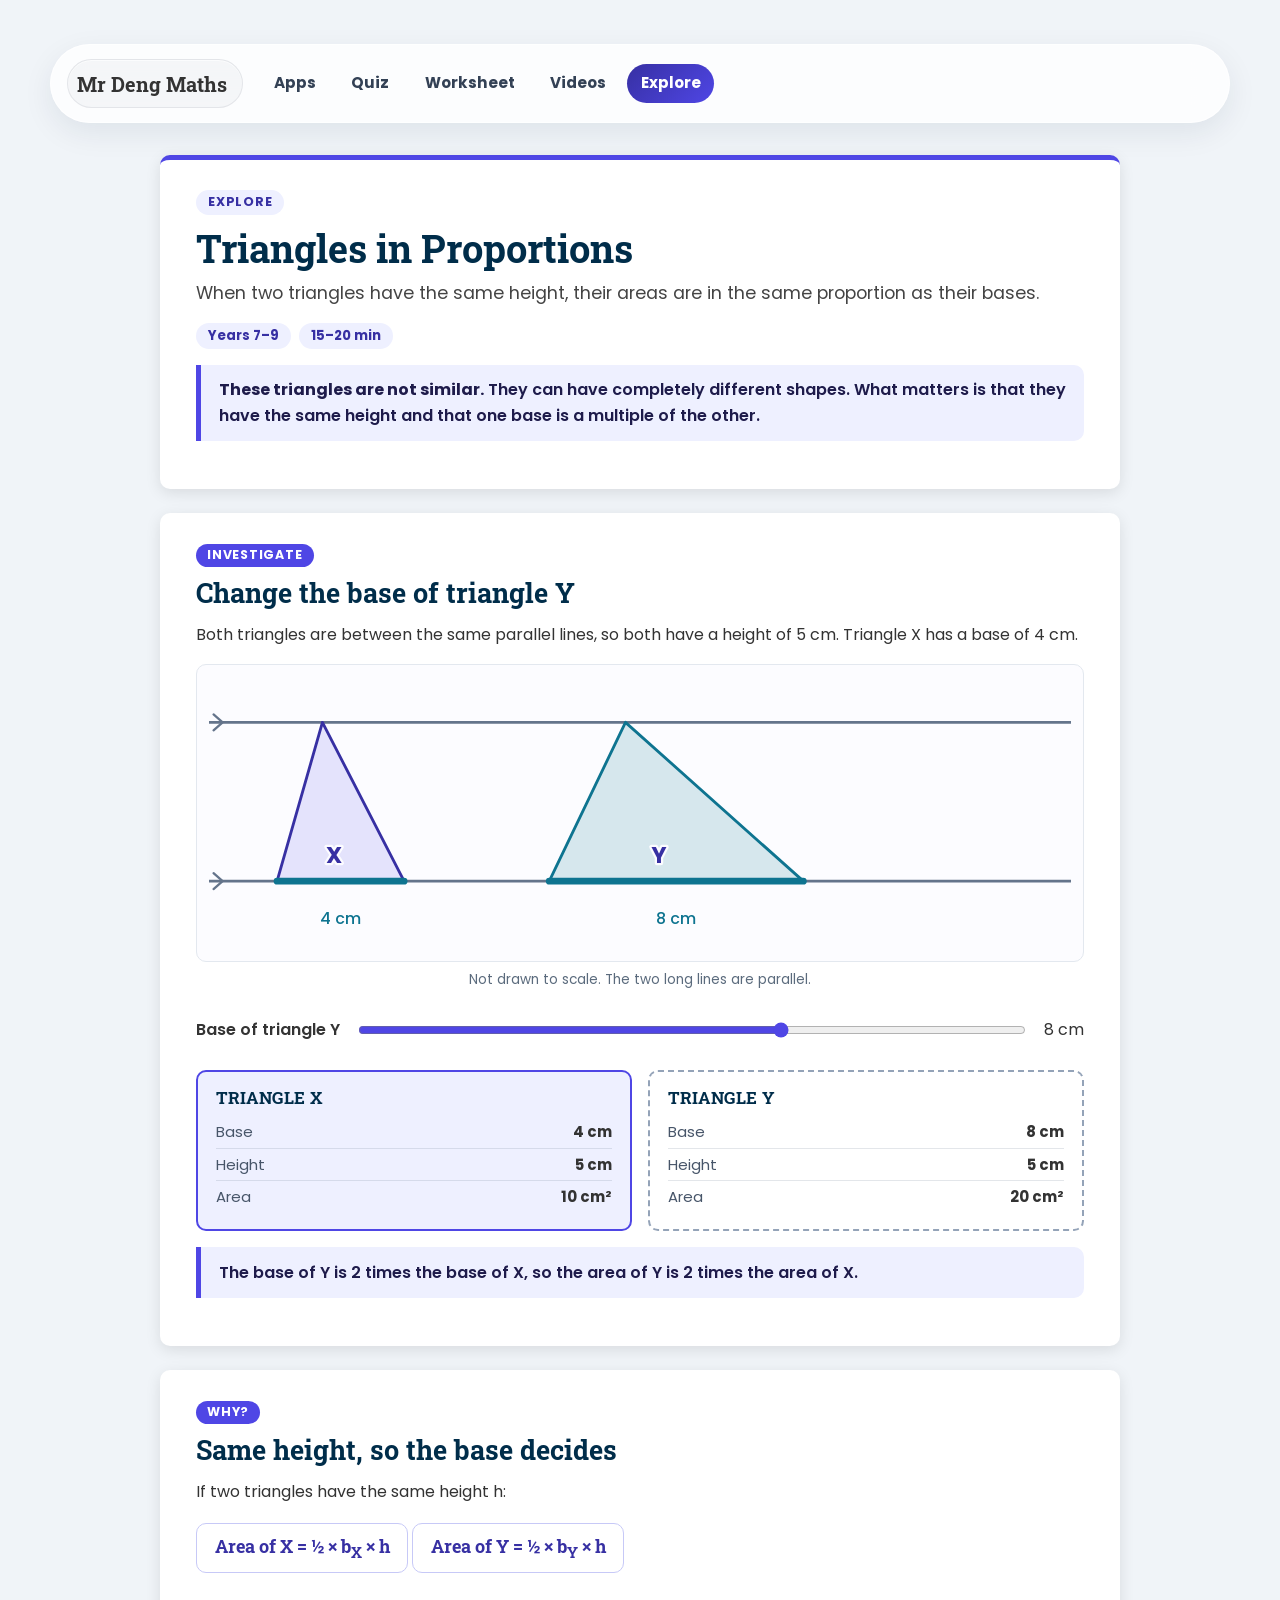
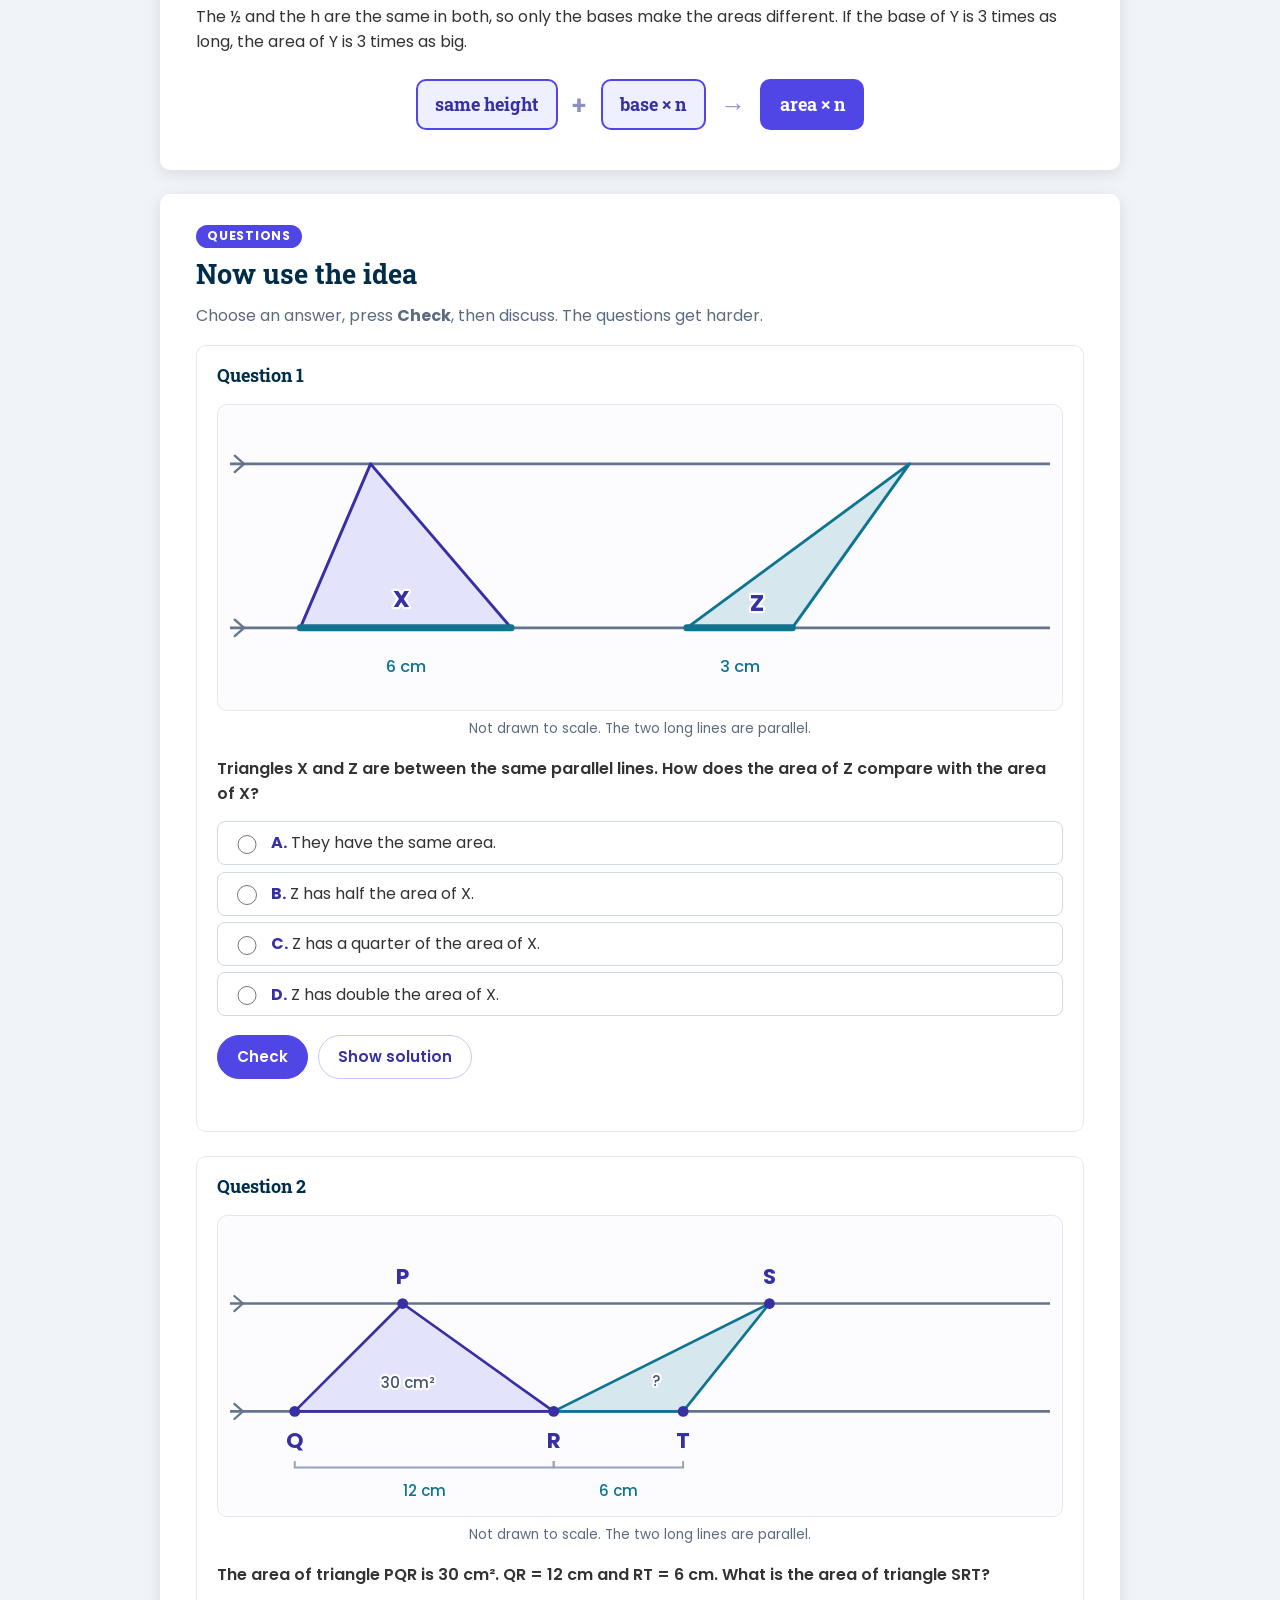
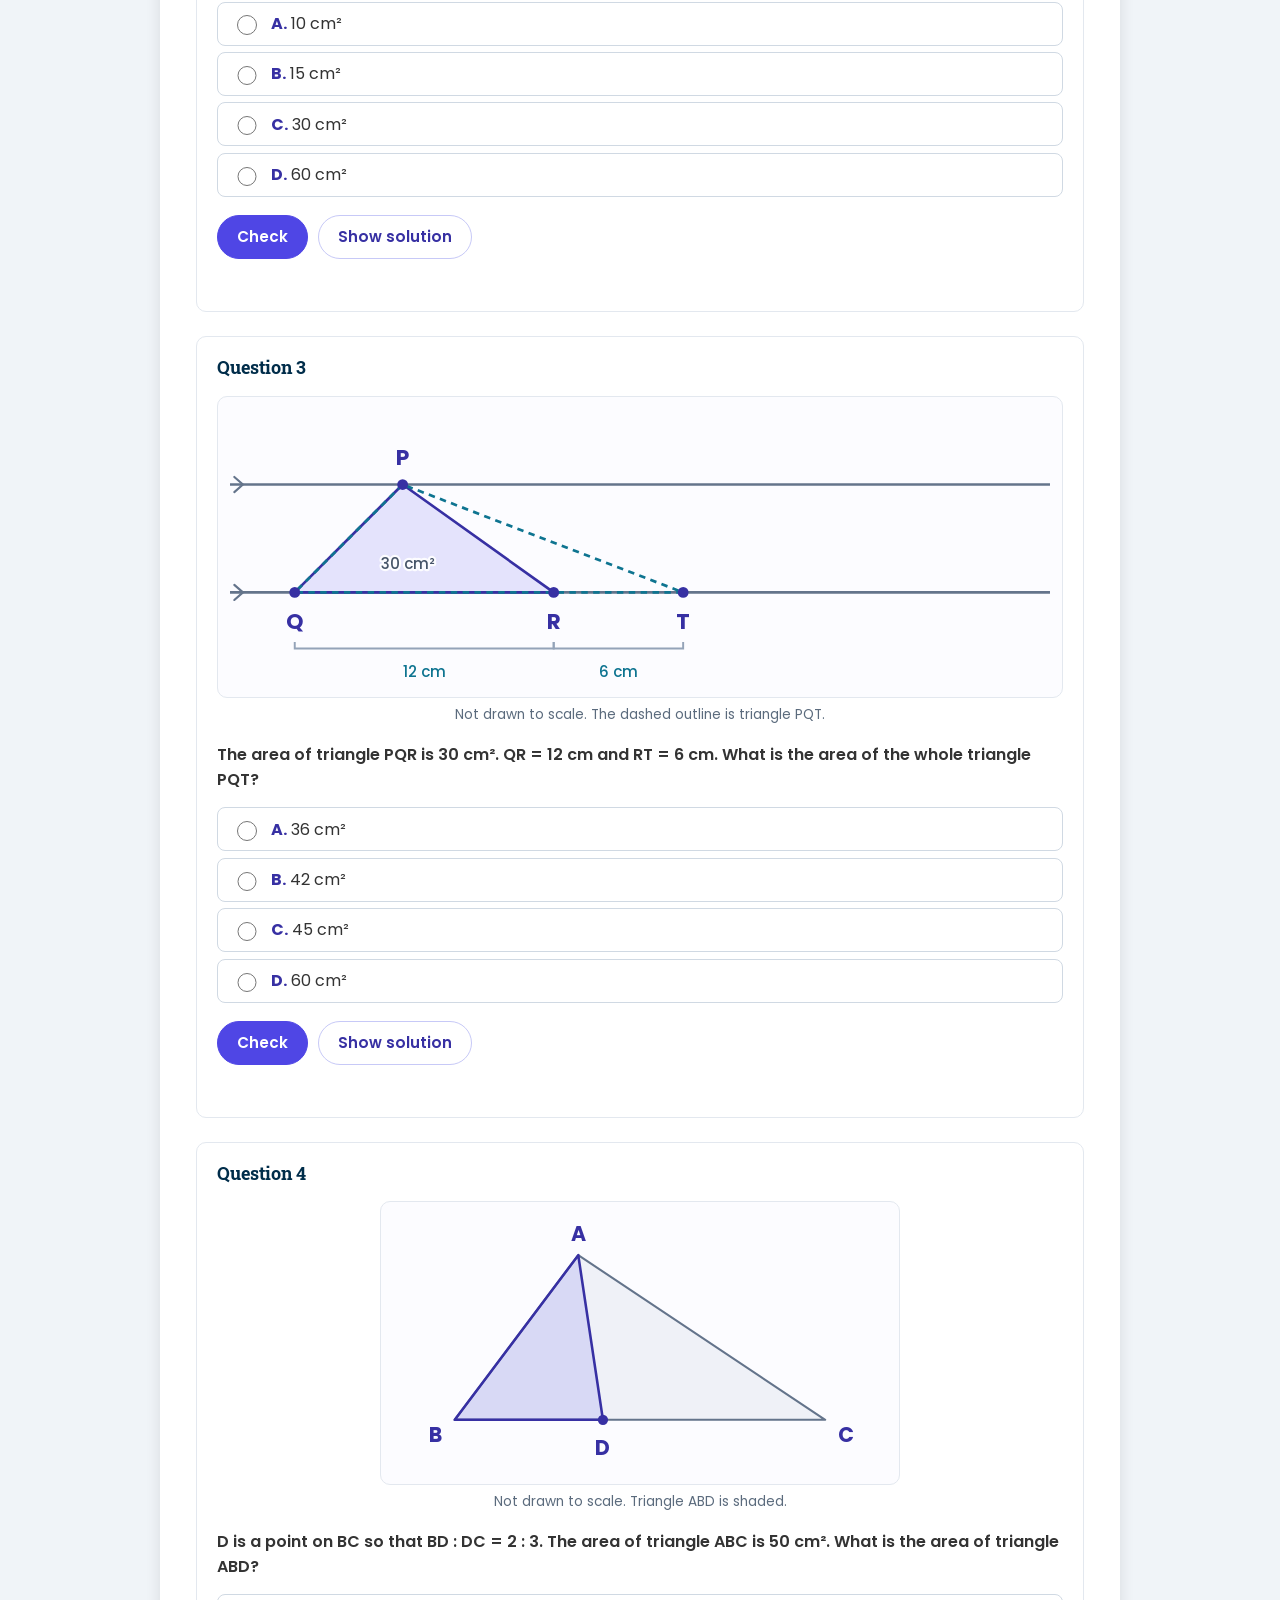
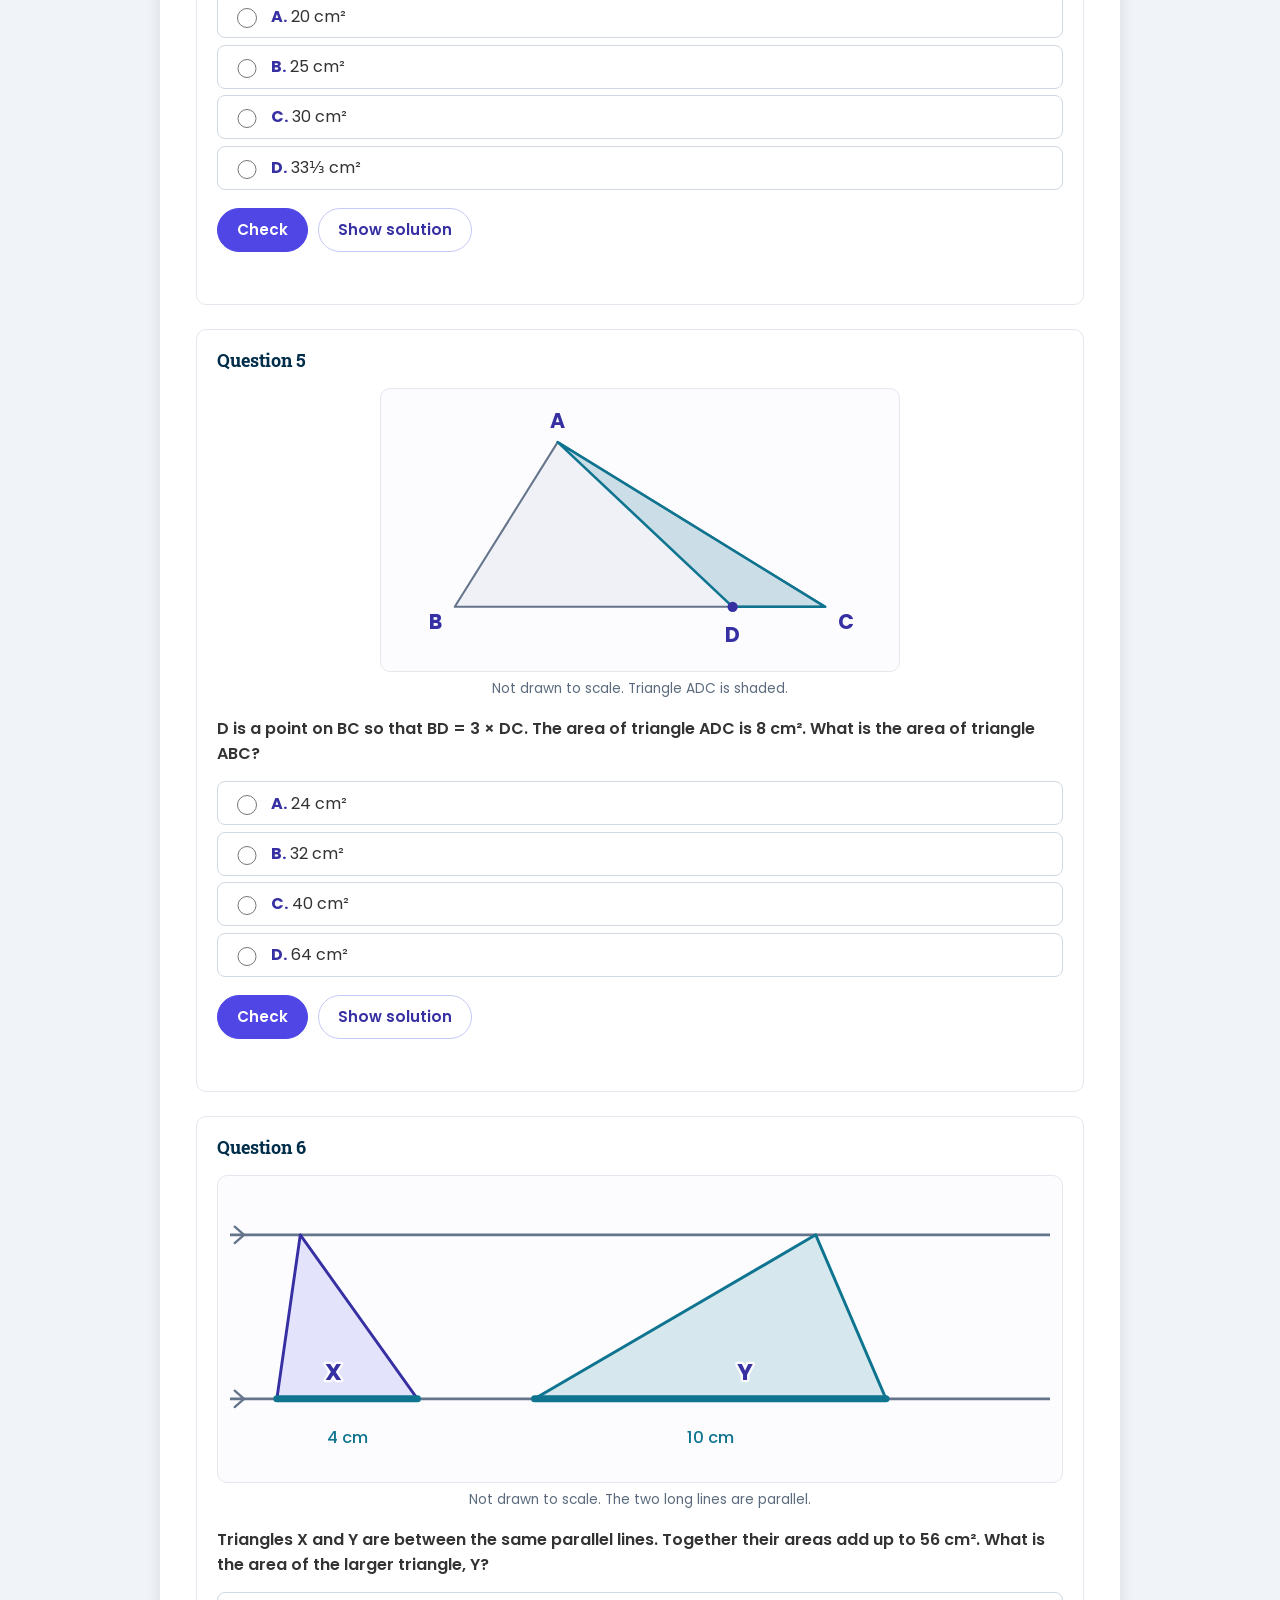
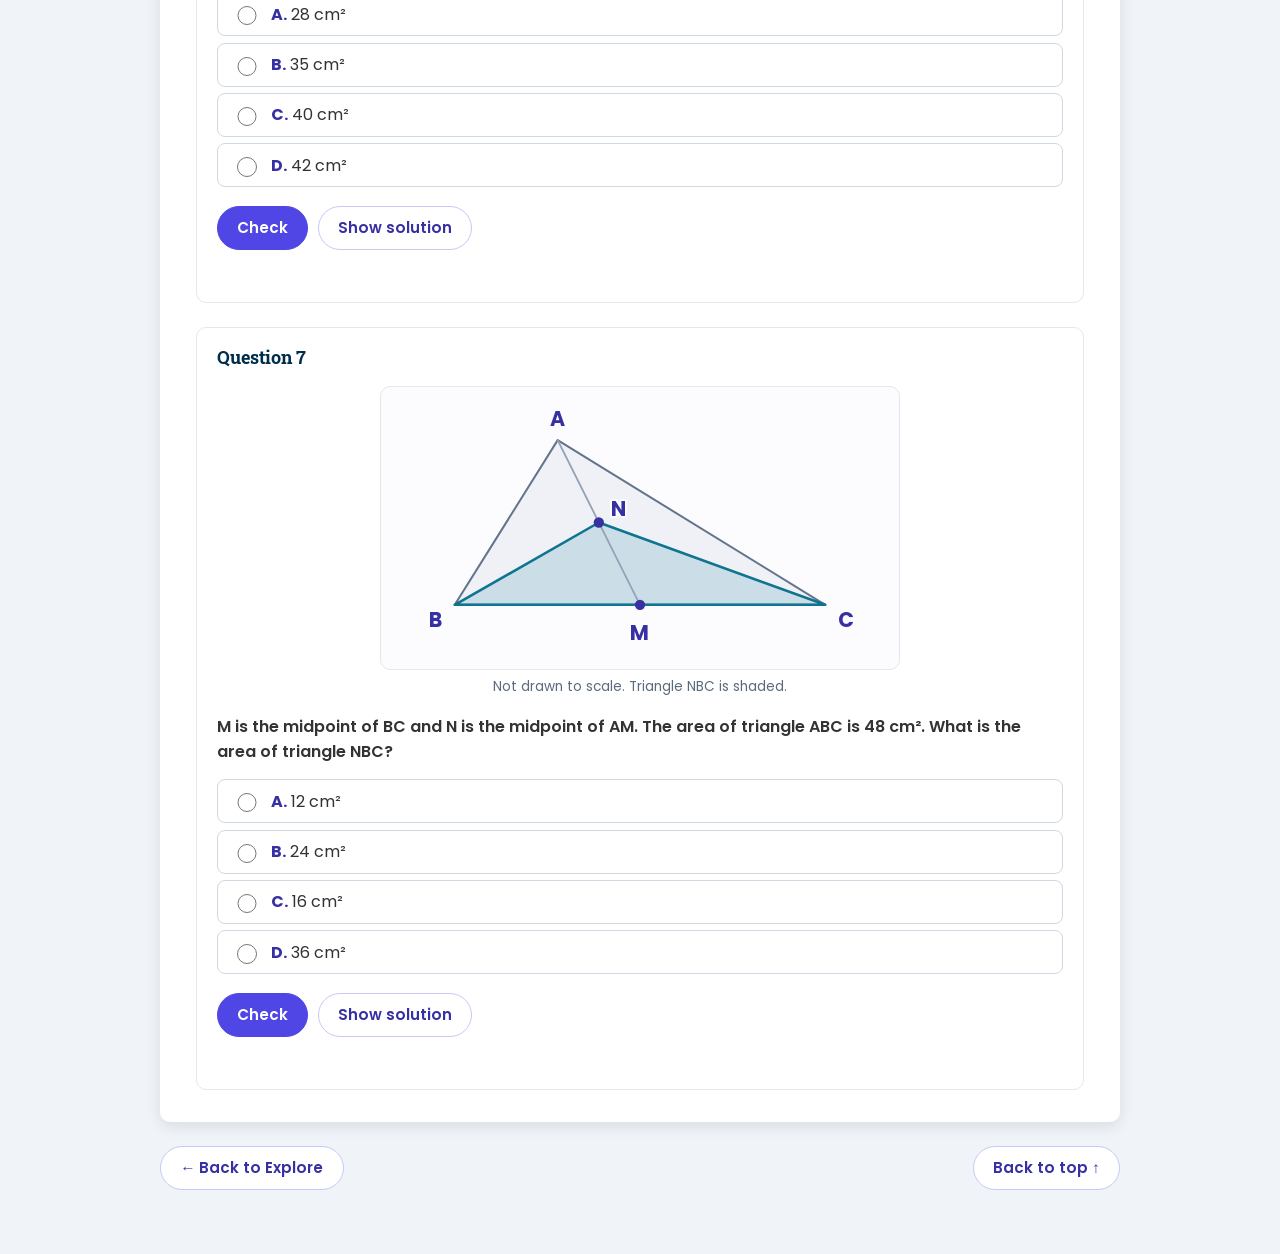
<file: explore/triangles-in-proportions/index.html>
<!DOCTYPE html>
<html lang="en">
<head>
    <meta charset="UTF-8">
    <meta name="viewport" content="width=device-width, initial-scale=1.0">
    <title>Triangles in Proportions | Explore | Mr Deng Maths</title>
    <link rel="preconnect" href="https://fonts.googleapis.com">
    <link rel="preconnect" href="https://fonts.gstatic.com" crossorigin>
    <link href="https://fonts.googleapis.com/css2?family=Poppins:wght@400;500;600;700&family=Roboto+Slab:wght@700&display=swap" rel="stylesheet">
    <link rel="stylesheet" href="../explore.css">
</head>
<body>
    <header class="topbar">
        <div class="topbar-inner">
            <div class="topbar-brand">
                <a href="../../" class="topbar-title">Mr Deng Maths</a>
                <nav class="topbar-nav" aria-label="Primary navigation">
                    <a href="../../app/" class="topbar-link">Apps</a>
                    <a href="../../quiz/" class="topbar-link">Quiz</a>
                    <a href="../../worksheet/" class="topbar-link">Worksheet</a>
                    <a href="../../videos/" class="topbar-link">Videos</a>
                    <a href="../" class="topbar-link active">Explore</a>
                </nav>
            </div>
        </div>
    </header>

    <main class="activity">

        <section class="card hero" aria-labelledby="page-title">
            <p class="eyebrow">Explore</p>
            <h1 id="page-title">Triangles in Proportions</h1>
            <p class="lead">When two triangles have the same height, their areas are in the same proportion as their bases.</p>
            <ul class="meta-chips" aria-label="Activity details">
                <li>Years 7–9</li>
                <li>15–20 min</li>
            </ul>
            <div class="prompt">
                <p><strong>These triangles are not similar.</strong> They can have completely different shapes. What matters is that they have the same height and that one base is a multiple of the other.</p>
            </div>
        </section>

        <!-- ================= Investigate ================= -->
        <section class="card step" aria-labelledby="slide-h">
            <div class="step-head"><span class="step-badge">Investigate</span></div>
            <h2 id="slide-h">Change the base of triangle Y</h2>
            <p>Both triangles are between the same parallel lines, so both have a height of 5 cm. Triangle X has a base of 4 cm.</p>

            <figure class="figure">
                <div class="diagram-frame">
                    <svg class="diagram" id="prop-svg" viewBox="0 0 760 240" role="img" aria-labelledby="prop-t prop-d">
                        <title id="prop-t">Triangles X and Y between parallel lines</title>
                        <desc id="prop-d">Triangle X has a base of 4 centimetres. Triangle Y has a base that can be changed with the slider. Both triangles have a height of 5 centimetres.</desc>

                        <line class="guide" x1="0" y1="40" x2="760" y2="40"/>
                        <line class="guide" x1="0" y1="180" x2="760" y2="180"/>
                        <path class="chev" d="M4 33 L12 40 L4 47"/>
                        <path class="chev" d="M4 173 L12 180 L4 187"/>

                        <polygon class="tri" points="60,180 172,180 100,40"/>
                        <line class="base-line" x1="60" y1="180" x2="172" y2="180"/>
                        <polygon class="tri tri-alt" id="prop-y-tri" points="300,180 524,180 368,40"/>
                        <line class="base-line" id="prop-y-base" x1="300" y1="180" x2="524" y2="180"/>

                        <text class="svg-label svg-big svg-point svg-mid" x="110" y="164">X</text>
                        <text class="svg-label svg-big svg-point svg-mid" id="prop-y-label" x="400" y="164">Y</text>
                        <text class="svg-label svg-small svg-base svg-mid" x="116" y="218">4 cm</text>
                        <text class="svg-label svg-small svg-base svg-mid" id="prop-y-blabel" x="412" y="218">8 cm</text>
                    </svg>
                </div>
                <figcaption>Not drawn to scale. The two long lines are parallel.</figcaption>
            </figure>

            <div class="slider-row">
                <label for="prop-slider">Base of triangle Y</label>
                <input type="range" id="prop-slider" min="1" max="12" step="1" value="8">
                <output id="prop-slider-out" for="prop-slider">8 cm</output>
            </div>

            <div class="readouts" aria-label="Live measurements">
                <div class="readout readout--stays">
                    <h3>Triangle X</h3>
                    <dl>
                        <div><dt>Base</dt><dd>4 cm</dd></div>
                        <div><dt>Height</dt><dd>5 cm</dd></div>
                        <div><dt>Area</dt><dd>10 cm²</dd></div>
                    </dl>
                </div>
                <div class="readout readout--changes">
                    <h3>Triangle Y</h3>
                    <dl>
                        <div><dt>Base</dt><dd id="prop-yb">8 cm</dd></div>
                        <div><dt>Height</dt><dd>5 cm</dd></div>
                        <div><dt>Area</dt><dd id="prop-ya">20 cm²</dd></div>
                    </dl>
                </div>
            </div>

            <div class="prompt" role="status" aria-live="polite">
                <p id="prop-ratio">The base of Y is 2 times the base of X, so the area of Y is 2 times the area of X.</p>
            </div>
        </section>

        <!-- ================= Why ================= -->
        <section class="card step" aria-labelledby="why-h">
            <div class="step-head"><span class="step-badge">Why?</span></div>
            <h2 id="why-h">Same height, so the base decides</h2>
            <p>If two triangles have the same height h:</p>
            <p><span class="formula">Area of X = ½ × b<sub>X</sub> × h</span> <span class="formula">Area of Y = ½ × b<sub>Y</sub> × h</span></p>
            <p>The ½ and the h are the same in both, so only the bases make the areas different. If the base of Y is 3 times as long, the area of Y is 3 times as big.</p>

            <div class="equation" role="group" aria-label="same height, base multiplied by n, gives area multiplied by n">
                <div class="eq-chip">same height</div>
                <span class="eq-op" aria-hidden="true">+</span>
                <div class="eq-chip">base × n</div>
                <span class="eq-op" aria-hidden="true">→</span>
                <div class="eq-chip eq-chip--result">area × n</div>
            </div>
        </section>

        <!-- ================= Questions ================= -->
        <section class="card step" aria-labelledby="questions-h">
            <div class="step-head"><span class="step-badge">Questions</span></div>
            <h2 id="questions-h">Now use the idea</h2>
            <p class="muted">Choose an answer, press <strong>Check</strong>, then discuss. The questions get harder.</p>

            <!-- P1 -->
            <article class="question" data-answer="b">
                <h3>Question 1</h3>
                <figure class="figure">
                    <div class="diagram-frame">
                        <svg class="diagram" viewBox="0 0 700 240" role="img" aria-labelledby="p1-t p1-d">
                            <title id="p1-t">Triangles X and Z between parallel lines</title>
                            <desc id="p1-d">Two triangles stand on the lower of two parallel lines with their top vertices on the upper line. Triangle X has a base of 6 centimetres and triangle Z has a base of 3 centimetres.</desc>
                            <line class="guide" x1="0" y1="40" x2="700" y2="40"/>
                            <line class="guide" x1="0" y1="180" x2="700" y2="180"/>
                            <path class="chev" d="M4 33 L12 40 L4 47"/>
                            <path class="chev" d="M4 173 L12 180 L4 187"/>
                            <polygon class="tri" points="60,180 240,180 120,40"/>
                            <polygon class="tri tri-alt" points="390,180 480,180 580,40"/>
                            <line class="base-line" x1="60" y1="180" x2="240" y2="180"/>
                            <line class="base-line" x1="390" y1="180" x2="480" y2="180"/>
                            <text class="svg-label svg-big svg-point svg-mid" x="146" y="162">X</text>
                            <text class="svg-label svg-big svg-point svg-mid" x="450" y="166">Z</text>
                            <text class="svg-label svg-small svg-base svg-mid" x="150" y="218">6 cm</text>
                            <text class="svg-label svg-small svg-base svg-mid" x="435" y="218">3 cm</text>
                        </svg>
                    </div>
                    <figcaption>Not drawn to scale. The two long lines are parallel.</figcaption>
                </figure>
                <p class="q-text">Triangles X and Z are between the same parallel lines. How does the area of Z compare with the area of X?</p>
                <fieldset class="options">
                    <legend class="sr-only">Question 1 answers</legend>
                    <label class="option"><input type="radio" name="p1" value="a"><span><span class="letter">A.</span> They have the same area.</span></label>
                    <label class="option"><input type="radio" name="p1" value="b"><span><span class="letter">B.</span> Z has half the area of X.</span></label>
                    <label class="option"><input type="radio" name="p1" value="c"><span><span class="letter">C.</span> Z has a quarter of the area of X.</span></label>
                    <label class="option"><input type="radio" name="p1" value="d"><span><span class="letter">D.</span> Z has double the area of X.</span></label>
                </fieldset>
                <div class="btn-row">
                    <button type="button" class="btn q-check">Check</button>
                    <button type="button" class="btn btn-secondary" data-reveal="p1-sol" data-show-label="Show solution">Show solution</button>
                </div>
                <p class="feedback" role="status"></p>
                <div class="reveal-panel" id="p1-sol" hidden>
                    <span class="panel-label">Solution</span>
                    <p><strong>B.</strong> The triangles are between the same parallel lines, so they have the same perpendicular height. Z has a base of 3 cm, which is half of X’s base of 6 cm. Halving the base while keeping the height the same halves the area.</p>
                </div>
            </article>

            <!-- P2 -->
            <article class="question" data-answer="b">
                <h3>Question 2</h3>
                <figure class="figure">
                    <div class="diagram-frame">
                        <svg class="diagram" viewBox="0 0 760 256" role="img" aria-labelledby="p2-t p2-d">
                            <title id="p2-t">Triangles PQR and SRT between parallel lines</title>
                            <desc id="p2-d">Points Q, R and T lie on the lower line, with QR equal to 12 centimetres and RT equal to 6 centimetres. Points P and S lie on the upper, parallel line. Triangle PQR has an area of 30 square centimetres. Triangle SRT has an unknown area.</desc>
                            <line class="guide" x1="0" y1="70" x2="760" y2="70"/>
                            <line class="guide" x1="0" y1="170" x2="760" y2="170"/>
                            <path class="chev" d="M4 63 L12 70 L4 77"/>
                            <path class="chev" d="M4 163 L12 170 L4 177"/>
                            <polygon class="tri" points="160,70 60,170 300,170"/>
                            <polygon class="tri tri-alt" points="500,70 300,170 420,170"/>
                            <circle class="pt" cx="60" cy="170" r="5"/>
                            <circle class="pt" cx="300" cy="170" r="5"/>
                            <circle class="pt" cx="420" cy="170" r="5"/>
                            <circle class="pt" cx="160" cy="70" r="5"/>
                            <circle class="pt" cx="500" cy="70" r="5"/>
                            <text class="svg-label svg-big svg-point svg-mid" x="60" y="204">Q</text>
                            <text class="svg-label svg-big svg-point svg-mid" x="300" y="204">R</text>
                            <text class="svg-label svg-big svg-point svg-mid" x="420" y="204">T</text>
                            <text class="svg-label svg-big svg-point svg-mid" x="160" y="52">P</text>
                            <text class="svg-label svg-big svg-point svg-mid" x="500" y="52">S</text>
                            <path class="guide-soft" d="M60 216 v6 h240 v-6"/>
                            <path class="guide-soft" d="M300 216 v6 h120 v-6"/>
                            <text class="svg-label svg-small svg-base svg-mid" x="180" y="248">12 cm</text>
                            <text class="svg-label svg-small svg-base svg-mid" x="360" y="248">6 cm</text>
                            <text class="svg-label svg-small svg-mid" x="165" y="148">30 cm²</text>
                            <text class="svg-label svg-small svg-mid" x="395" y="146">?</text>
                        </svg>
                    </div>
                    <figcaption>Not drawn to scale. The two long lines are parallel.</figcaption>
                </figure>
                <p class="q-text">The area of triangle PQR is 30 cm². QR = 12 cm and RT = 6 cm. What is the area of triangle SRT?</p>
                <fieldset class="options">
                    <legend class="sr-only">Question 2 answers</legend>
                    <label class="option"><input type="radio" name="p2" value="a"><span><span class="letter">A.</span> 10 cm²</span></label>
                    <label class="option"><input type="radio" name="p2" value="b"><span><span class="letter">B.</span> 15 cm²</span></label>
                    <label class="option"><input type="radio" name="p2" value="c"><span><span class="letter">C.</span> 30 cm²</span></label>
                    <label class="option"><input type="radio" name="p2" value="d"><span><span class="letter">D.</span> 60 cm²</span></label>
                </fieldset>
                <div class="btn-row">
                    <button type="button" class="btn q-check">Check</button>
                    <button type="button" class="btn btn-secondary" data-reveal="p2-sol" data-show-label="Show solution">Show solution</button>
                </div>
                <p class="feedback" role="status"></p>
                <div class="reveal-panel" id="p2-sol" hidden>
                    <span class="panel-label">Solution</span>
                    <p><strong>B.</strong> Both triangles are between the same parallel lines, so they have the same height. The base RT (6 cm) is half of the base QR (12 cm), so the area of SRT is half of 30 cm², which is 15 cm².</p>
                    <p>Check: 30 = ½ × 12 × h gives h = 5 cm, and ½ × 6 × 5 = 15 cm².</p>
                </div>
            </article>

            <!-- P3 -->
            <article class="question" data-answer="c">
                <h3>Question 3</h3>
                <figure class="figure">
                    <div class="diagram-frame">
                        <svg class="diagram" viewBox="0 0 760 256" role="img" aria-labelledby="p3-t p3-d">
                            <title id="p3-t">Triangles PQR and PQT between parallel lines</title>
                            <desc id="p3-d">Points Q, R and T lie on the lower line, with QR equal to 12 centimetres and RT equal to 6 centimetres. Point P is on the upper, parallel line. Triangle PQR has an area of 30 square centimetres. Triangle PQT, outlined with a dashed line, has an unknown area.</desc>
                            <line class="guide" x1="0" y1="70" x2="760" y2="70"/>
                            <line class="guide" x1="0" y1="170" x2="760" y2="170"/>
                            <path class="chev" d="M4 63 L12 70 L4 77"/>
                            <path class="chev" d="M4 163 L12 170 L4 177"/>
                            <polygon class="tri" points="160,70 60,170 300,170"/>
                            <polygon class="tri tri-alt" style="fill:none;stroke-dasharray:6 5" points="160,70 60,170 420,170"/>
                            <circle class="pt" cx="60" cy="170" r="5"/>
                            <circle class="pt" cx="300" cy="170" r="5"/>
                            <circle class="pt" cx="420" cy="170" r="5"/>
                            <circle class="pt" cx="160" cy="70" r="5"/>
                            <text class="svg-label svg-big svg-point svg-mid" x="60" y="204">Q</text>
                            <text class="svg-label svg-big svg-point svg-mid" x="300" y="204">R</text>
                            <text class="svg-label svg-big svg-point svg-mid" x="420" y="204">T</text>
                            <text class="svg-label svg-big svg-point svg-mid" x="160" y="52">P</text>
                            <path class="guide-soft" d="M60 216 v6 h240 v-6"/>
                            <path class="guide-soft" d="M300 216 v6 h120 v-6"/>
                            <text class="svg-label svg-small svg-base svg-mid" x="180" y="248">12 cm</text>
                            <text class="svg-label svg-small svg-base svg-mid" x="360" y="248">6 cm</text>
                            <text class="svg-label svg-small svg-mid" x="165" y="148">30 cm²</text>
                        </svg>
                    </div>
                    <figcaption>Not drawn to scale. The dashed outline is triangle PQT.</figcaption>
                </figure>
                <p class="q-text">The area of triangle PQR is 30 cm². QR = 12 cm and RT = 6 cm. What is the area of the whole triangle PQT?</p>
                <fieldset class="options">
                    <legend class="sr-only">Question 3 answers</legend>
                    <label class="option"><input type="radio" name="p3" value="a"><span><span class="letter">A.</span> 36 cm²</span></label>
                    <label class="option"><input type="radio" name="p3" value="b"><span><span class="letter">B.</span> 42 cm²</span></label>
                    <label class="option"><input type="radio" name="p3" value="c"><span><span class="letter">C.</span> 45 cm²</span></label>
                    <label class="option"><input type="radio" name="p3" value="d"><span><span class="letter">D.</span> 60 cm²</span></label>
                </fieldset>
                <div class="btn-row">
                    <button type="button" class="btn q-check">Check</button>
                    <button type="button" class="btn btn-secondary" data-reveal="p3-sol" data-show-label="Show solution">Show solution</button>
                </div>
                <p class="feedback" role="status"></p>
                <div class="reveal-panel" id="p3-sol" hidden>
                    <span class="panel-label">Solution</span>
                    <p><strong>C.</strong> PQT has the same height as PQR. Its base QT = 12 + 6 = 18 cm, which is 1½ times the base QR. So its area is 1½ × 30 = 45 cm².</p>
                    <p>Another way: PQT is PQR (30 cm²) plus triangle PRT. PRT has base RT = 6 cm, half of QR, so its area is 15 cm². 30 + 15 = 45 cm².</p>
                </div>
            </article>

            <!-- P4 -->
            <article class="question" data-answer="a" data-scope>
                <h3>Question 4</h3>
                <figure class="figure">
                    <div class="diagram-frame diagram-small">
                        <svg class="diagram" viewBox="0 0 480 250" role="img" aria-labelledby="p4-t p4-d">
                            <title id="p4-t">Triangle ABC with point D on BC</title>
                            <desc id="p4-d">Triangle ABC has its base BC along the bottom. D is a point on BC so that BD is two fifths of BC. A line joins A to D, and triangle ABD is shaded.</desc>
                            <polygon class="tri tri-plain" points="180,40 60,200 420,200"/>
                            <polygon class="tri" points="180,40 60,200 204,200"/>
                            <g class="extra-layer">
                                <line class="h-dash" x1="180" y1="40" x2="180" y2="200"/>
                                <path class="ra" d="M180 188 h12 v12"/>
                                <text class="svg-label svg-big svg-height svg-end" x="170" y="130">h</text>
                            </g>
                            <circle class="pt" cx="204" cy="200" r="5"/>
                            <text class="svg-label svg-big svg-point svg-mid" x="180" y="26">A</text>
                            <text class="svg-label svg-big svg-point svg-end" x="48" y="222">B</text>
                            <text class="svg-label svg-big svg-point" x="432" y="222">C</text>
                            <text class="svg-label svg-big svg-point svg-mid" x="204" y="234">D</text>
                        </svg>
                    </div>
                    <figcaption>Not drawn to scale. Triangle ABD is shaded.</figcaption>
                </figure>
                <p class="q-text">D is a point on BC so that BD : DC = 2 : 3. The area of triangle ABC is 50 cm². What is the area of triangle ABD?</p>
                <fieldset class="options">
                    <legend class="sr-only">Question 4 answers</legend>
                    <label class="option"><input type="radio" name="p4" value="a"><span><span class="letter">A.</span> 20 cm²</span></label>
                    <label class="option"><input type="radio" name="p4" value="b"><span><span class="letter">B.</span> 25 cm²</span></label>
                    <label class="option"><input type="radio" name="p4" value="c"><span><span class="letter">C.</span> 30 cm²</span></label>
                    <label class="option"><input type="radio" name="p4" value="d"><span><span class="letter">D.</span> 33⅓ cm²</span></label>
                </fieldset>
                <div class="btn-row">
                    <button type="button" class="btn q-check">Check</button>
                    <button type="button" class="btn btn-secondary" data-reveal="p4-sol" data-show-label="Show solution">Show solution</button>
                </div>
                <p class="feedback" role="status"></p>
                <div class="reveal-panel" id="p4-sol" hidden>
                    <span class="panel-label">Solution</span>
                    <p><strong>A.</strong> Triangles ABD and ABC have the same height: the perpendicular distance from A to the line BC.</p>
                    <p>BD : DC = 2 : 3 means BD is 2 parts out of the 5 parts that make up BC. So BD = ⅖ of BC, and the area of ABD is ⅖ of 50 cm², which is 20 cm².</p>
                </div>
            </article>

            <!-- P5 -->
            <article class="question" data-answer="b" data-scope>
                <h3>Question 5</h3>
                <figure class="figure">
                    <div class="diagram-frame diagram-small">
                        <svg class="diagram" viewBox="0 0 480 250" role="img" aria-labelledby="p5-t p5-d">
                            <title id="p5-t">Triangle ABC with point D on BC</title>
                            <desc id="p5-d">Triangle ABC has its base BC along the bottom. D is a point on BC close to C, so that BD is three times DC. A line joins A to D, and triangle ADC is shaded.</desc>
                            <polygon class="tri tri-plain" points="160,40 60,200 420,200"/>
                            <polygon class="tri tri-alt" points="160,40 330,200 420,200"/>
                            <g class="extra-layer">
                                <line class="h-dash" x1="160" y1="40" x2="160" y2="200"/>
                                <path class="ra" d="M160 188 h12 v12"/>
                                <text class="svg-label svg-big svg-height svg-end" x="150" y="130">h</text>
                            </g>
                            <circle class="pt" cx="330" cy="200" r="5"/>
                            <text class="svg-label svg-big svg-point svg-mid" x="160" y="26">A</text>
                            <text class="svg-label svg-big svg-point svg-end" x="48" y="222">B</text>
                            <text class="svg-label svg-big svg-point" x="432" y="222">C</text>
                            <text class="svg-label svg-big svg-point svg-mid" x="330" y="234">D</text>
                        </svg>
                    </div>
                    <figcaption>Not drawn to scale. Triangle ADC is shaded.</figcaption>
                </figure>
                <p class="q-text">D is a point on BC so that BD = 3 × DC. The area of triangle ADC is 8 cm². What is the area of triangle ABC?</p>
                <fieldset class="options">
                    <legend class="sr-only">Question 5 answers</legend>
                    <label class="option"><input type="radio" name="p5" value="a"><span><span class="letter">A.</span> 24 cm²</span></label>
                    <label class="option"><input type="radio" name="p5" value="b"><span><span class="letter">B.</span> 32 cm²</span></label>
                    <label class="option"><input type="radio" name="p5" value="c"><span><span class="letter">C.</span> 40 cm²</span></label>
                    <label class="option"><input type="radio" name="p5" value="d"><span><span class="letter">D.</span> 64 cm²</span></label>
                </fieldset>
                <div class="btn-row">
                    <button type="button" class="btn q-check">Check</button>
                    <button type="button" class="btn btn-secondary" data-reveal="p5-sol" data-show-label="Show solution">Show solution</button>
                </div>
                <p class="feedback" role="status"></p>
                <div class="reveal-panel" id="p5-sol" hidden>
                    <span class="panel-label">Solution</span>
                    <p><strong>B.</strong> ADC and ABC have the same height. BD = 3 × DC, so BC = BD + DC = 4 × DC. The base of ABC is 4 times the base of ADC, so its area is 4 times as big: 4 × 8 = 32 cm².</p>
                    <p>(24 cm² is the area of ABD, not ABC.)</p>
                </div>
            </article>

            <!-- P6 -->
            <article class="question" data-answer="c">
                <h3>Question 6</h3>
                <figure class="figure">
                    <div class="diagram-frame">
                        <svg class="diagram" viewBox="0 0 700 240" role="img" aria-labelledby="p6-t p6-d">
                            <title id="p6-t">Triangles X and Y between parallel lines</title>
                            <desc id="p6-d">Two triangles stand on the lower of two parallel lines with their top vertices on the upper line. Triangle X has a base of 4 centimetres and triangle Y has a base of 10 centimetres.</desc>
                            <line class="guide" x1="0" y1="40" x2="700" y2="40"/>
                            <line class="guide" x1="0" y1="180" x2="700" y2="180"/>
                            <path class="chev" d="M4 33 L12 40 L4 47"/>
                            <path class="chev" d="M4 173 L12 180 L4 187"/>
                            <polygon class="tri" points="40,180 160,180 60,40"/>
                            <polygon class="tri tri-alt" points="260,180 560,180 500,40"/>
                            <line class="base-line" x1="40" y1="180" x2="160" y2="180"/>
                            <line class="base-line" x1="260" y1="180" x2="560" y2="180"/>
                            <text class="svg-label svg-big svg-point svg-mid" x="88" y="164">X</text>
                            <text class="svg-label svg-big svg-point svg-mid" x="440" y="164">Y</text>
                            <text class="svg-label svg-small svg-base svg-mid" x="100" y="218">4 cm</text>
                            <text class="svg-label svg-small svg-base svg-mid" x="410" y="218">10 cm</text>
                        </svg>
                    </div>
                    <figcaption>Not drawn to scale. The two long lines are parallel.</figcaption>
                </figure>
                <p class="q-text">Triangles X and Y are between the same parallel lines. Together their areas add up to 56 cm². What is the area of the larger triangle, Y?</p>
                <fieldset class="options">
                    <legend class="sr-only">Question 6 answers</legend>
                    <label class="option"><input type="radio" name="p6" value="a"><span><span class="letter">A.</span> 28 cm²</span></label>
                    <label class="option"><input type="radio" name="p6" value="b"><span><span class="letter">B.</span> 35 cm²</span></label>
                    <label class="option"><input type="radio" name="p6" value="c"><span><span class="letter">C.</span> 40 cm²</span></label>
                    <label class="option"><input type="radio" name="p6" value="d"><span><span class="letter">D.</span> 42 cm²</span></label>
                </fieldset>
                <div class="btn-row">
                    <button type="button" class="btn q-check">Check</button>
                    <button type="button" class="btn btn-secondary" data-reveal="p6-sol" data-show-label="Show solution">Show solution</button>
                </div>
                <p class="feedback" role="status"></p>
                <div class="reveal-panel" id="p6-sol" hidden>
                    <span class="panel-label">Solution</span>
                    <p><strong>C.</strong> The triangles have the same height, so their areas are in the same ratio as their bases: 4 : 10, which simplifies to 2 : 5.</p>
                    <p>That makes 2 + 5 = 7 equal parts, so one part is 56 ÷ 7 = 8 cm². Triangle X is 2 × 8 = 16 cm² and triangle Y is 5 × 8 = 40 cm².</p>
                </div>
            </article>

            <!-- P7 -->
            <article class="question" data-answer="b" data-scope>
                <h3>Question 7</h3>
                <figure class="figure">
                    <div class="diagram-frame diagram-small">
                        <svg class="diagram" viewBox="0 0 480 250" role="img" aria-labelledby="p7-t p7-d">
                            <title id="p7-t">Triangle ABC with midpoints M and N</title>
                            <desc id="p7-d">Triangle ABC has its base BC along the bottom. M is the midpoint of BC. N is the midpoint of the line AM. Lines join N to B and N to C, and triangle NBC is shaded.</desc>
                            <polygon class="tri tri-plain" points="160,40 60,200 420,200"/>
                            <polygon class="tri tri-alt" points="200,120 60,200 420,200"/>
                            <line class="guide-soft" x1="160" y1="40" x2="240" y2="200"/>
                            <g class="extra-layer">
                                <line class="h-dash" x1="160" y1="40" x2="160" y2="200"/>
                                <line class="h-dash" x1="200" y1="120" x2="200" y2="200"/>
                                <path class="ra" d="M160 188 h-12 v12"/>
                                <path class="ra" d="M200 188 h12 v12"/>
                                <text class="svg-label svg-big svg-height svg-end" x="150" y="110">h</text>
                                <text class="svg-label svg-small svg-height" x="208" y="165">½ h</text>
                            </g>
                            <circle class="pt" cx="240" cy="200" r="5"/>
                            <circle class="pt" cx="200" cy="120" r="5"/>
                            <text class="svg-label svg-big svg-point svg-mid" x="160" y="26">A</text>
                            <text class="svg-label svg-big svg-point svg-end" x="48" y="222">B</text>
                            <text class="svg-label svg-big svg-point" x="432" y="222">C</text>
                            <text class="svg-label svg-big svg-point svg-mid" x="240" y="234">M</text>
                            <text class="svg-label svg-big svg-point" x="212" y="114">N</text>
                        </svg>
                    </div>
                    <figcaption>Not drawn to scale. Triangle NBC is shaded.</figcaption>
                </figure>
                <p class="q-text">M is the midpoint of BC and N is the midpoint of AM. The area of triangle ABC is 48 cm². What is the area of triangle NBC?</p>
                <fieldset class="options">
                    <legend class="sr-only">Question 7 answers</legend>
                    <label class="option"><input type="radio" name="p7" value="a"><span><span class="letter">A.</span> 12 cm²</span></label>
                    <label class="option"><input type="radio" name="p7" value="b"><span><span class="letter">B.</span> 24 cm²</span></label>
                    <label class="option"><input type="radio" name="p7" value="c"><span><span class="letter">C.</span> 16 cm²</span></label>
                    <label class="option"><input type="radio" name="p7" value="d"><span><span class="letter">D.</span> 36 cm²</span></label>
                </fieldset>
                <div class="btn-row">
                    <button type="button" class="btn q-check">Check</button>
                    <button type="button" class="btn btn-secondary" data-reveal="p7-sol" data-show-label="Show solution">Show solution</button>
                </div>
                <p class="feedback" role="status"></p>
                <div class="reveal-panel" id="p7-sol" hidden>
                    <span class="panel-label">Solution</span>
                    <p><strong>B.</strong> Triangles NBC and ABC have the same base BC. N is halfway between A and M, and M is on BC, so N is only half as far from BC as A is. NBC has half the height of ABC.</p>
                    <p>Same base, half the height, so half the area: ½ × 48 = 24 cm².</p>
                </div>
            </article>
        </section>

        <div class="activity-footer">
            <a class="btn btn-secondary" href="../">← Back to Explore</a>
            <a class="btn btn-secondary" href="#page-title">Back to top ↑</a>
        </div>
    </main>

    <script src="../../site-nav.js"></script>
    <script src="../explore.js"></script>
    <script src="./script.js"></script>
</body>
</html>
</file>
<file: explore/explore.css>
/*
 * Explore section – shared styles.
 * Reuses the look of the Videos page (fonts, page background, 10px radius cards,
 * soft shadows, pill nav) and adds a subtle indigo accent for Explore.
 * Used by /explore/index.html and every /explore/<activity>/index.html.
 */

:root {
    --primary-color: #005b94;
    --background-color: #f0f4f8;
    --text-color: #333;
    --header-color: #002d4a;
    --card-bg: #ffffff;
    --border-radius: 10px;
    --shadow: 0 4px 15px rgba(0, 0, 0, 0.1);

    /* Explore accent */
    --accent: #4f46e5;
    --accent-dark: #3730a3;
    --accent-soft: #eef0ff;
    --accent-line: #c7c9f7;
    --teal: #0e7490;
    --amber: #b45309;
    --muted: #5b6b7d;
    --focus: #19a7ce;
}

*, *::before, *::after { box-sizing: border-box; }

[hidden] { display: none !important; }

body {
    font-family: 'Poppins', sans-serif;
    background-color: var(--background-color);
    color: var(--text-color);
    margin: 0;
    padding: 2rem;
    line-height: 1.6;
}

.sr-only {
    position: absolute;
    width: 1px;
    height: 1px;
    margin: -1px;
    padding: 0;
    overflow: hidden;
    clip: rect(0, 0, 0, 0);
    white-space: nowrap;
    border: 0;
}

/* ---------- Top bar (static fallback; site-nav.js replaces the contents) ---------- */
.topbar {
    position: sticky;
    top: 0.75rem;
    z-index: 50;
    margin-bottom: 1.25rem;
    padding: 0.9rem 1.1rem;
    border: 1px solid rgba(255, 255, 255, 0.65);
    border-radius: 999px;
    background: rgba(255, 255, 255, 0.74);
    backdrop-filter: blur(16px);
    box-shadow: 0 10px 30px rgba(16, 36, 58, 0.08);
}

.topbar-inner {
    display: flex;
    align-items: center;
    justify-content: space-between;
    gap: 1rem;
    flex-wrap: wrap;
}

.topbar-brand {
    display: flex;
    align-items: center;
    gap: 1rem;
    flex-wrap: wrap;
}

.topbar-title {
    font-family: 'Roboto Slab', serif;
    font-size: 1.25rem;
    color: var(--header-color);
    margin: 0;
    white-space: nowrap;
    text-decoration: none;
    font-weight: 700;
}

.topbar-nav {
    display: flex;
    align-items: center;
    gap: 0.4rem;
}

.topbar-link {
    text-decoration: none;
    color: #334155;
    font-weight: 600;
    padding: 0.45rem 0.8rem;
    border-radius: 999px;
    transition: background-color 0.2s ease, color 0.2s ease;
}

.topbar-link:hover,
.topbar-link.active {
    background-color: var(--primary-color);
    color: #ffffff;
}

/* Explore's own tab picks up the accent colour (higher specificity than site-nav.js). */
.topbar .topbar-nav .topbar-link.active {
    background: linear-gradient(135deg, var(--accent-dark), var(--accent));
    color: #ffffff !important;
}

a:focus-visible,
button:focus-visible,
input:focus-visible,
[tabindex]:focus-visible {
    outline: 3px solid var(--focus);
    outline-offset: 2px;
}

/* ---------- Headings and text ---------- */
h1, h2, h3 { color: var(--header-color); margin: 0; }

h1 {
    font-family: 'Roboto Slab', serif;
    font-size: 2.4em;
    line-height: 1.2;
}

h2 {
    font-family: 'Roboto Slab', serif;
    font-size: clamp(1.35rem, 3vw, 1.7rem);
    line-height: 1.3;
}

h3 { font-size: 1.05rem; line-height: 1.35; }

p { margin: 0 0 0.9rem; }

.eyebrow {
    display: inline-block;
    margin: 0 0 0.6rem;
    padding: 0.15rem 0.75rem;
    border-radius: 999px;
    background: var(--accent-soft);
    color: var(--accent-dark);
    font-size: 0.8rem;
    font-weight: 700;
    letter-spacing: 0.06em;
    text-transform: uppercase;
}

.muted { color: var(--muted); }

/* ---------- Landing page ---------- */
.container {
    max-width: 960px;
    margin: 2rem auto;
    background: var(--card-bg);
    padding: 2rem 3rem 3rem;
    border-radius: var(--border-radius);
    box-shadow: var(--shadow);
}

.landing { text-align: center; }

.landing .subtitle {
    font-size: 1.05em;
    color: #555;
    margin: 0.5rem 0 2rem;
}

.activity-list {
    list-style: none;
    margin: 0;
    padding: 0;
    display: grid;
    grid-template-columns: repeat(auto-fill, minmax(280px, 1fr));
    gap: 1.5rem;
    text-align: left;
}

.activity-card {
    position: relative;
    height: 100%;
    display: flex;
    flex-direction: column;
    overflow: hidden;
    background: var(--card-bg);
    border: 1px solid #e0e0e0;
    border-radius: var(--border-radius);
    box-shadow: 0 2px 8px rgba(0, 0, 0, 0.05);
    transition: transform 0.2s ease, box-shadow 0.2s ease;
}

.activity-card:hover {
    transform: translateY(-5px);
    box-shadow: var(--shadow);
}

.activity-art {
    aspect-ratio: 16 / 9;
    background: #dbe7f1;
}

.activity-art svg { width: 100%; height: 100%; display: block; }

.activity-body {
    display: flex;
    flex-direction: column;
    flex: 1;
    gap: 0.45rem;
    padding: 1rem 1.25rem 1.25rem;
}

.activity-meta {
    display: flex;
    align-items: center;
    flex-wrap: wrap;
    gap: 0.5rem;
}

.badge {
    padding: 0.1rem 0.6rem;
    border-radius: 999px;
    background: var(--accent-soft);
    color: var(--accent-dark);
    font-size: 0.8rem;
    font-weight: 700;
    letter-spacing: 0.02em;
}

.time-chip {
    display: inline-flex;
    align-items: center;
    gap: 0.3rem;
    color: var(--muted);
    font-size: 0.82rem;
    font-weight: 600;
}

.time-chip svg { width: 0.95rem; height: 0.95rem; stroke: currentColor; fill: none; stroke-width: 2; stroke-linecap: round; }

.activity-title {
    margin: 0;
    font-family: 'Poppins', sans-serif;
    font-weight: 600;
    font-size: 1.2rem;
    line-height: 1.35;
}

.activity-desc {
    margin: 0;
    color: #555;
    font-size: 0.95em;
}

/* The CTA link stretches over the whole card so the entire card is clickable. */
.activity-cta {
    margin-top: auto;
    align-self: flex-start;
    display: inline-flex;
    align-items: center;
    gap: 0.35rem;
    padding: 0.5rem 1.1rem;
    min-height: 44px;
    border-radius: 999px;
    background: var(--accent);
    color: #ffffff;
    font-weight: 600;
    text-decoration: none;
    transition: background-color 0.2s ease;
}

.activity-cta::after {
    content: '';
    position: absolute;
    inset: 0;
    border-radius: var(--border-radius);
}

.activity-card:hover .activity-cta { background: var(--accent-dark); }

.activity-cta:focus-visible { outline: none; }
.activity-cta:focus-visible::after { outline: 3px solid var(--focus); outline-offset: -3px; }

.landing-note {
    margin: 2rem 0 0;
    color: var(--muted);
    font-size: 0.9rem;
}

/* ---------- Activity page layout ---------- */
.activity {
    max-width: 960px;
    margin: 2rem auto;
}

.card {
    background: var(--card-bg);
    border-radius: var(--border-radius);
    box-shadow: var(--shadow);
    padding: 1.75rem 2.25rem 2rem;
    margin-bottom: 1.5rem;
}

.hero { border-top: 5px solid var(--accent); }

.hero h1 { margin-bottom: 0.5rem; }

.hero .lead {
    font-size: 1.1rem;
    color: #444;
    margin-bottom: 1rem;
}

.meta-chips {
    list-style: none;
    margin: 0;
    padding: 0;
    display: flex;
    flex-wrap: wrap;
    gap: 0.5rem;
}

.meta-chips li {
    padding: 0.15rem 0.75rem;
    border-radius: 999px;
    background: var(--accent-soft);
    color: var(--accent-dark);
    font-size: 0.82rem;
    font-weight: 700;
}

.step-head { margin-bottom: 0.5rem; }

.step-badge {
    display: inline-block;
    padding: 0.1rem 0.7rem;
    border-radius: 999px;
    background: var(--accent);
    color: #ffffff;
    font-size: 0.78rem;
    font-weight: 700;
    letter-spacing: 0.06em;
    text-transform: uppercase;
}

.step h2 { margin-bottom: 0.75rem; }

.prompt {
    margin: 1rem 0;
    padding: 0.8rem 1.1rem;
    border-left: 5px solid var(--accent);
    border-radius: 0 var(--border-radius) var(--border-radius) 0;
    background: var(--accent-soft);
    font-weight: 600;
    color: #1e1b4b;
}

.prompt p:last-child { margin-bottom: 0; }

.formula {
    display: inline-block;
    margin: 0.25rem 0 1rem;
    padding: 0.5rem 1.1rem;
    border: 1px solid var(--accent-line);
    border-radius: var(--border-radius);
    background: #ffffff;
    font-family: 'Roboto Slab', serif;
    font-size: 1.15rem;
    font-weight: 700;
    color: var(--accent-dark);
}

/* ---------- Diagrams ---------- */
.figure { margin: 1rem 0; }

.figure figcaption {
    margin-top: 0.4rem;
    color: var(--muted);
    font-size: 0.85rem;
    text-align: center;
}

.diagram {
    display: block;
    width: 100%;
    height: auto;
    overflow: visible;
}

.diagram-frame {
    padding: 0.75rem;
    border: 1px solid #e3e8ef;
    border-radius: var(--border-radius);
    background: #fcfcff;
}

.diagram-small { max-width: 520px; margin-left: auto; margin-right: auto; }

.svg-label {
    font-family: 'Poppins', sans-serif;
    font-size: calc(16px * var(--k, 1));
    font-weight: 600;
    fill: #1f2937;
    paint-order: stroke;
    stroke: #fcfcff;
    stroke-width: 4px;
    stroke-linejoin: round;
    pointer-events: none;
    user-select: none;
    -webkit-user-select: none;
}

.svg-small { font-size: calc(14px * var(--k, 1)); font-weight: 500; fill: #475569; }
.svg-big { font-size: calc(20px * var(--k, 1)); font-weight: 700; }
.svg-height { fill: var(--amber); }
.svg-base { fill: var(--teal); }
.svg-point { fill: var(--accent-dark); font-weight: 700; }
.svg-mid { text-anchor: middle; }
.svg-end { text-anchor: end; }
.svg-slope { fill: #be123c; }

.tri {
    fill: rgba(79, 70, 229, 0.14);
    stroke: var(--accent-dark);
    stroke-width: 2.5;
    stroke-linejoin: round;
}

.tri-alt { fill: rgba(14, 116, 144, 0.16); stroke: var(--teal); }
.tri-ghost { fill: rgba(79, 70, 229, 0.05); stroke: #8b8fc9; stroke-width: 1.8; stroke-dasharray: 5 4; }
.tri-plain { fill: rgba(148, 163, 184, 0.12); stroke: #64748b; stroke-width: 2; }

.guide { stroke: #64748b; stroke-width: 2.5; fill: none; }
.guide-soft { stroke: #94a3b8; stroke-width: 1.8; fill: none; }
.grid-line { stroke: #dbe2ea; stroke-width: 1; }
.base-line { stroke: var(--teal); stroke-width: 6; stroke-linecap: round; fill: none; }
.h-dash { stroke: var(--amber); stroke-width: 2.5; stroke-dasharray: 7 5; fill: none; }
.h-ext { stroke: var(--amber); stroke-width: 2; stroke-dasharray: 2 5; stroke-linecap: round; fill: none; }
.ra { stroke: var(--amber); stroke-width: 2; fill: none; }
.chev { stroke: #64748b; stroke-width: 2; fill: none; stroke-linecap: round; stroke-linejoin: round; }
.pt { fill: var(--accent-dark); }
.slope-hl { stroke: #be123c; stroke-width: 4; fill: none; stroke-linecap: round; }

/* Layers that the teacher reveals (e.g. "Show bases and heights", "Show solution"). */
.extra-layer { display: none; }
.show-extra .extra-layer { display: inline; }

.pair-grid {
    display: grid;
    grid-template-columns: repeat(auto-fit, minmax(250px, 1fr));
    gap: 0.75rem;
}

/* ---------- Buttons and solutions ---------- */
.btn {
    font: inherit;
    font-size: 0.95rem;
    font-weight: 600;
    display: inline-flex;
    align-items: center;
    justify-content: center;
    gap: 0.4rem;
    min-height: 44px;
    padding: 0.5rem 1.2rem;
    border: 1px solid var(--accent);
    border-radius: 999px;
    background: var(--accent);
    color: #ffffff;
    cursor: pointer;
    text-decoration: none;
    transition: background-color 0.2s ease, border-color 0.2s ease;
}

.btn:hover { background: var(--accent-dark); border-color: var(--accent-dark); }

.btn-secondary {
    background: #ffffff;
    color: var(--accent-dark);
    border-color: var(--accent-line);
}

.btn-secondary:hover {
    background: var(--accent-soft);
    border-color: var(--accent);
    color: var(--accent-dark);
}

.btn-row {
    display: flex;
    flex-wrap: wrap;
    align-items: center;
    gap: 0.6rem;
    margin: 0.75rem 0 0;
}

.reveal-panel {
    margin: 0.75rem 0 0;
    padding: 0.85rem 1.1rem;
    border: 1px solid var(--accent-line);
    border-left: 5px solid var(--accent);
    border-radius: 0 var(--border-radius) var(--border-radius) 0;
    background: var(--accent-soft);
    font-size: 0.97rem;
}

.reveal-panel > :last-child { margin-bottom: 0; }

.panel-label {
    display: block;
    margin-bottom: 0.2rem;
    font-size: 0.74rem;
    font-weight: 700;
    letter-spacing: 0.07em;
    text-transform: uppercase;
    color: var(--accent-dark);
}

/* ---------- Multiple-choice questions ---------- */
.question {
    margin-top: 1.5rem;
    padding: 1.1rem 1.25rem 1.25rem;
    border: 1px solid #e3e8ef;
    border-radius: var(--border-radius);
}

.question:first-of-type { margin-top: 1rem; }

.question h3 {
    margin-bottom: 0.5rem;
    font-family: 'Roboto Slab', serif;
    font-size: 1.15rem;
}

.question .q-text { font-weight: 600; }

.options {
    margin: 0.5rem 0 0;
    padding: 0;
    border: 0;
    min-width: 0;
}

.option {
    display: flex;
    align-items: center;
    gap: 0.7rem;
    min-height: 44px;
    padding: 0.3rem 0.9rem;
    margin-bottom: 0.4rem;
    border: 1px solid #d0d9e3;
    border-radius: 8px;
    background: #ffffff;
    cursor: pointer;
}

.option:hover { background: var(--accent-soft); border-color: var(--accent-line); }
.option:has(input:checked) { border-color: var(--accent); background: var(--accent-soft); }

.option input[type="radio"] {
    flex: none;
    width: 1.2rem;
    height: 1.2rem;
    accent-color: var(--accent);
}

.option .letter { font-weight: 700; color: var(--accent-dark); }

.feedback {
    min-height: 1.5rem;
    margin: 0.5rem 0 0;
    font-size: 0.93rem;
    font-weight: 600;
}

.feedback.ok { color: #166534; }
.feedback.try { color: #9a3412; }

/* ---------- Live readouts ---------- */
.readouts {
    display: grid;
    grid-template-columns: 1fr 1fr;
    gap: 1rem;
    margin-top: 1rem;
}

.readout {
    padding: 0.9rem 1.1rem 1rem;
    border-radius: var(--border-radius);
}

.readout h3 {
    margin-bottom: 0.4rem;
    font-family: 'Roboto Slab', serif;
    font-size: 1.05rem;
    letter-spacing: 0.02em;
    text-transform: uppercase;
}

.readout--changes { border: 2px dashed #94a3b8; background: #ffffff; }
.readout--stays { border: 2px solid var(--accent); background: var(--accent-soft); }

.readout dl { margin: 0; }

.readout dl > div {
    display: flex;
    align-items: baseline;
    justify-content: space-between;
    gap: 0.75rem;
    padding: 0.25rem 0;
    border-bottom: 1px solid rgba(100, 116, 139, 0.18);
    font-size: 0.93rem;
}

.readout dl > div:last-child { border-bottom: 0; }
.readout dt { color: #475569; }
.readout dd { margin: 0; font-weight: 700; text-align: right; font-variant-numeric: tabular-nums; }

.area-big {
    margin: 0.4rem 0 0.2rem;
    font-family: 'Roboto Slab', serif;
    font-size: 2rem;
    line-height: 1.1;
    color: var(--accent-dark);
}

.area-working { margin: 0; color: #475569; font-size: 0.9rem; }

/* ---------- Key-idea chips and callouts ---------- */
.equation {
    display: flex;
    flex-wrap: wrap;
    align-items: center;
    justify-content: center;
    gap: 0.6rem 0.9rem;
    margin: 1.5rem 0 0.5rem;
}

.eq-chip {
    padding: 0.6rem 1.1rem;
    border: 2px solid var(--accent);
    border-radius: var(--border-radius);
    background: var(--accent-soft);
    font-family: 'Roboto Slab', serif;
    font-size: 1.1rem;
    font-weight: 700;
    color: var(--accent-dark);
    text-align: center;
}

.eq-chip--result { background: var(--accent); color: #ffffff; }

.eq-op {
    font-family: 'Roboto Slab', serif;
    font-size: 1.6rem;
    font-weight: 700;
    color: #8b8fc9;
}

.callout {
    margin: 1rem 0 0;
    padding: 0.8rem 1.1rem;
    border: 1px solid #fecdd3;
    border-left: 5px solid #be123c;
    border-radius: 0 var(--border-radius) var(--border-radius) 0;
    background: #fff5f6;
    font-size: 0.95rem;
}

.callout strong { color: #9f1239; }
.callout p:last-child { margin-bottom: 0; }

.slider-row {
    display: flex;
    flex-wrap: wrap;
    align-items: center;
    gap: 0.4rem 1rem;
    margin: 0.75rem 0 0;
}

.slider-row label { font-weight: 600; }
.slider-row input[type="range"] { flex: 1 1 220px; min-height: 44px; accent-color: var(--accent); }

/* ---------- Footer ---------- */
.activity-footer {
    display: flex;
    flex-wrap: wrap;
    justify-content: space-between;
    gap: 0.75rem;
    margin: 0 0 2rem;
}

/* ---------- Responsive ---------- */
@media (max-width: 720px) {
    body { padding: 1rem 0.5rem; }
    .container { padding: 1.5rem 1rem 2rem; margin: 1rem auto; }
    h1 { font-size: 2em; }
    .topbar { border-radius: 24px; }
    .topbar-inner { justify-content: center; }
    .activity { margin: 1rem auto; }
    .card { padding: 1.25rem 1rem 1.5rem; }
    .question { padding: 1rem; }
    .activity-list { grid-template-columns: 1fr; }
    .readouts { grid-template-columns: 1fr; }
    .area-big { font-size: 1.7rem; }
    .diagram-frame { padding: 0.4rem; }
}

@media (prefers-reduced-motion: reduce) {
    .activity-card, .btn, .activity-cta { transition: none; }
    .activity-card:hover { transform: none; }
}

@media print {
    .topbar { display: none; }
    body { background: #ffffff; padding: 0; }
    .card { box-shadow: none; border: 1px solid #ccc; }
}
</file>
<file: explore/josephus-problem/style.css>
/* The Josephus Problem – activity-specific styles (shared styles live in ../explore.css). */

.rules {
    margin: 0.4rem 0 0.8rem;
    padding-left: 1.3rem;
    font-weight: 500;
}

.rules li { margin-bottom: 0.3rem; }

.worked {
    margin: 1rem 0;
    padding: 0.8rem 1.1rem;
    border: 1px solid #e3e8ef;
    border-radius: var(--border-radius);
    background: #fcfcff;
}

.worked h3 { margin-bottom: 0.4rem; }
.worked p:last-child { margin-bottom: 0; }

.reasoning { margin: 0 0 1rem; padding-left: 1.3rem; }
.reasoning li { margin-bottom: 0.4rem; }

/* ---------- Simulator ---------- */
.sim-grid {
    display: grid;
    grid-template-columns: minmax(0, 1.15fr) minmax(0, 1fr);
    gap: 1.5rem;
    align-items: start;
}

.sim-figure { margin: 0; }

.sim-panel { display: flex; flex-direction: column; gap: 0.9rem; }
.sim-panel .btn-row { margin: 0; }

.control label { display: block; font-weight: 600; margin-bottom: 0.1rem; }

.control-row {
    display: flex;
    align-items: center;
    gap: 0.75rem;
}

.control-row input[type="range"] { flex: 1 1 auto; min-height: 44px; accent-color: var(--accent); }

.control-row output {
    min-width: 4.5rem;
    text-align: right;
    font-weight: 700;
    color: var(--accent-dark);
    font-variant-numeric: tabular-nums;
}

.num-input {
    font: inherit;
    width: 100%;
    min-height: 44px;
    padding: 0.4rem 0.8rem;
    border: 1px solid #d0d9e3;
    border-radius: 8px;
}

.person-disc {
    fill: #ffffff;
    stroke: var(--accent-dark);
    stroke-width: 2.5;
    transition: fill 0.2s ease, stroke 0.2s ease, opacity 0.2s ease;
}

.person-num {
    font-family: 'Poppins', sans-serif;
    font-weight: 700;
    fill: var(--accent-dark);
    pointer-events: none;
    user-select: none;
    -webkit-user-select: none;
}

.person-cross {
    display: none;
    fill: none;
    stroke: #be123c;
    stroke-width: 3;
    stroke-linecap: round;
}

.person-star {
    display: none;
    font-size: 26px;
    fill: #d97706;
}

.person.current .person-disc { fill: #fde68a; stroke: var(--amber); stroke-width: 4; }
.person.current .person-num { fill: #78350f; }

.person.out .person-disc { fill: #eef1f5; stroke: #94a3b8; stroke-dasharray: 4 3; }
.person.out .person-num { fill: #94a3b8; }
.person.out .person-cross { display: block; }

.person.survivor .person-disc { fill: #fbbf24; stroke: #b45309; stroke-width: 4; }
.person.survivor .person-num { fill: #451a03; }
.person.survivor .person-star { display: block; }

.sword-blade { fill: #e2e8f0; stroke: #475569; stroke-width: 1.2; stroke-linejoin: round; }
.sword-guard { fill: #b45309; stroke: #78350f; stroke-width: 1; }
.sword-grip { fill: #7c2d12; }
#jos-fx { pointer-events: none; }

.control label.check { display: inline-flex; align-items: center; gap: 0.5rem; font-weight: 500; cursor: pointer; }
.control label.check input { width: 1.1rem; height: 1.1rem; accent-color: var(--accent); }

.centre-big {
    font-family: 'Roboto Slab', serif;
    font-size: 72px;
    font-weight: 700;
    fill: var(--accent-dark);
}

.centre-small {
    font-family: 'Poppins', sans-serif;
    font-size: 20px;
    font-weight: 600;
    fill: #475569;
}

.status {
    margin: 1rem 0 0;
    padding: 0.75rem 1.1rem;
    border: 1px solid var(--accent-line);
    border-radius: var(--border-radius);
    background: var(--accent-soft);
    min-height: 3rem;
}

.out-wrap { margin-top: 1rem; }
.out-wrap h3 { margin-bottom: 0.4rem; }
.out-empty { margin: 0; font-size: 0.9rem; }

.out-list {
    list-style: none;
    margin: 0;
    padding: 0;
    display: flex;
    flex-wrap: wrap;
    gap: 0.35rem;
}

.out-list li {
    min-width: 2rem;
    padding: 0.05rem 0.55rem;
    border-radius: 999px;
    background: #eef1f5;
    border: 1px solid #cbd5e1;
    color: #475569;
    font-weight: 700;
    font-size: 0.9rem;
    text-align: center;
}

.legend-row {
    display: flex;
    flex-wrap: wrap;
    align-items: center;
    gap: 0.4rem 0.5rem;
    margin: 1rem 0 0;
    color: #475569;
    font-size: 0.85rem;
}

.key {
    display: inline-block;
    width: 1rem;
    height: 1rem;
    margin-left: 0.6rem;
    border-radius: 50%;
    border: 2px solid var(--accent-dark);
    background: #ffffff;
}

.legend-row .key:first-child { margin-left: 0; }
.key-current { background: #fde68a; border-color: var(--amber); }
.key-out { background: #eef1f5; border: 2px dashed #94a3b8; }
.key-win { background: #fbbf24; border-color: #b45309; }

/* ---------- Pattern table ---------- */
.table-wrap {
    margin: 1rem 0;
    overflow-x: auto;
    border: 1px solid #e3e8ef;
    border-radius: var(--border-radius);
}

.pattern-table {
    border-collapse: collapse;
    width: 100%;
    font-variant-numeric: tabular-nums;
    text-align: center;
}

.pattern-table th,
.pattern-table td {
    padding: 0.35rem 0.5rem;
    border: 1px solid #e3e8ef;
    min-width: 2.2rem;
}

.pattern-table th {
    position: sticky;
    left: 0;
    padding: 0.35rem 0.8rem;
    background: var(--accent-soft);
    color: var(--accent-dark);
    text-align: left;
    white-space: nowrap;
}

.pattern-table tr:first-child td { font-weight: 700; color: #475569; }
.pattern-table tr:last-child td { font-weight: 700; color: var(--accent-dark); }
.pattern-table td.pow { background: #fef3c7; }

.shortcut { grid-template-columns: 1fr; }
.shortcut-text { margin: 0; font-size: 1.05rem; }

@media (max-width: 720px) {
    .sim-grid { grid-template-columns: 1fr; }
}

@media (prefers-reduced-motion: reduce) {
    .person-disc { transition: none; }
}
</file>
<file: explore/same-base-same-height/style.css>
﻿/* Same Base, Same Height – activity-specific styles (shared styles live in ../explore.css). */

/* ---------- Drag demo ---------- */
#drag-svg {
    overflow: hidden;
    -webkit-user-select: none;
    user-select: none;
    -webkit-tap-highlight-color: transparent;
    touch-action: pan-y;
}

#drag-svg .track,
#drag-svg .handle {
    cursor: grab;
    touch-action: none;
}

#drag-svg.dragging .track,
#drag-svg.dragging .handle { cursor: grabbing; }

#drag-svg .track { fill: transparent; }
#drag-svg .hit { fill: transparent; }
#drag-svg .knob { fill: var(--accent); stroke: #ffffff; stroke-width: 3; }
#drag-svg .ring { fill: none; stroke: var(--focus); stroke-width: 3; opacity: 0; }
#drag-svg .handle:focus { outline: none; }
#drag-svg .handle:focus-visible .ring { opacity: 1; }
#drag-svg .nudge { fill: var(--accent); }
#drag-svg.used .nudge { display: none; }

.drag-hint { margin: 0.5rem 0 0; color: var(--muted); font-size: 0.88rem; text-align: center; }

/* ---------- Why it works ---------- */
.explain-grid {
    display: grid;
    grid-template-columns: minmax(0, 1.05fr) minmax(0, 1fr);
    gap: 1.5rem;
    align-items: start;
}

.explain-grid .figure { margin: 0; }

.reasoning {
    margin: 0 0 1rem;
    padding-left: 1.3rem;
}

.reasoning li { margin-bottom: 0.4rem; }

.legend {
    display: flex;
    flex-wrap: wrap;
    gap: 0.3rem 1.2rem;
    margin: 0.5rem 0 0;
    padding: 0;
    list-style: none;
    color: #475569;
    font-size: 0.85rem;
}

.legend .swatch {
    display: inline-block;
    width: 1.5rem;
    margin-right: 0.35rem;
    vertical-align: middle;
    border-top: 3px solid currentColor;
}

.legend .swatch--dash { border-top-style: dashed; }
.legend .swatch--base { color: var(--teal); border-top-width: 5px; }
.legend .swatch--height { color: var(--amber); }
.legend .swatch--slope { color: #be123c; border-top-width: 4px; }

/* ---------- Responsive ---------- */
@media (max-width: 720px) {
    .explain-grid { grid-template-columns: 1fr; }
}
</file>
